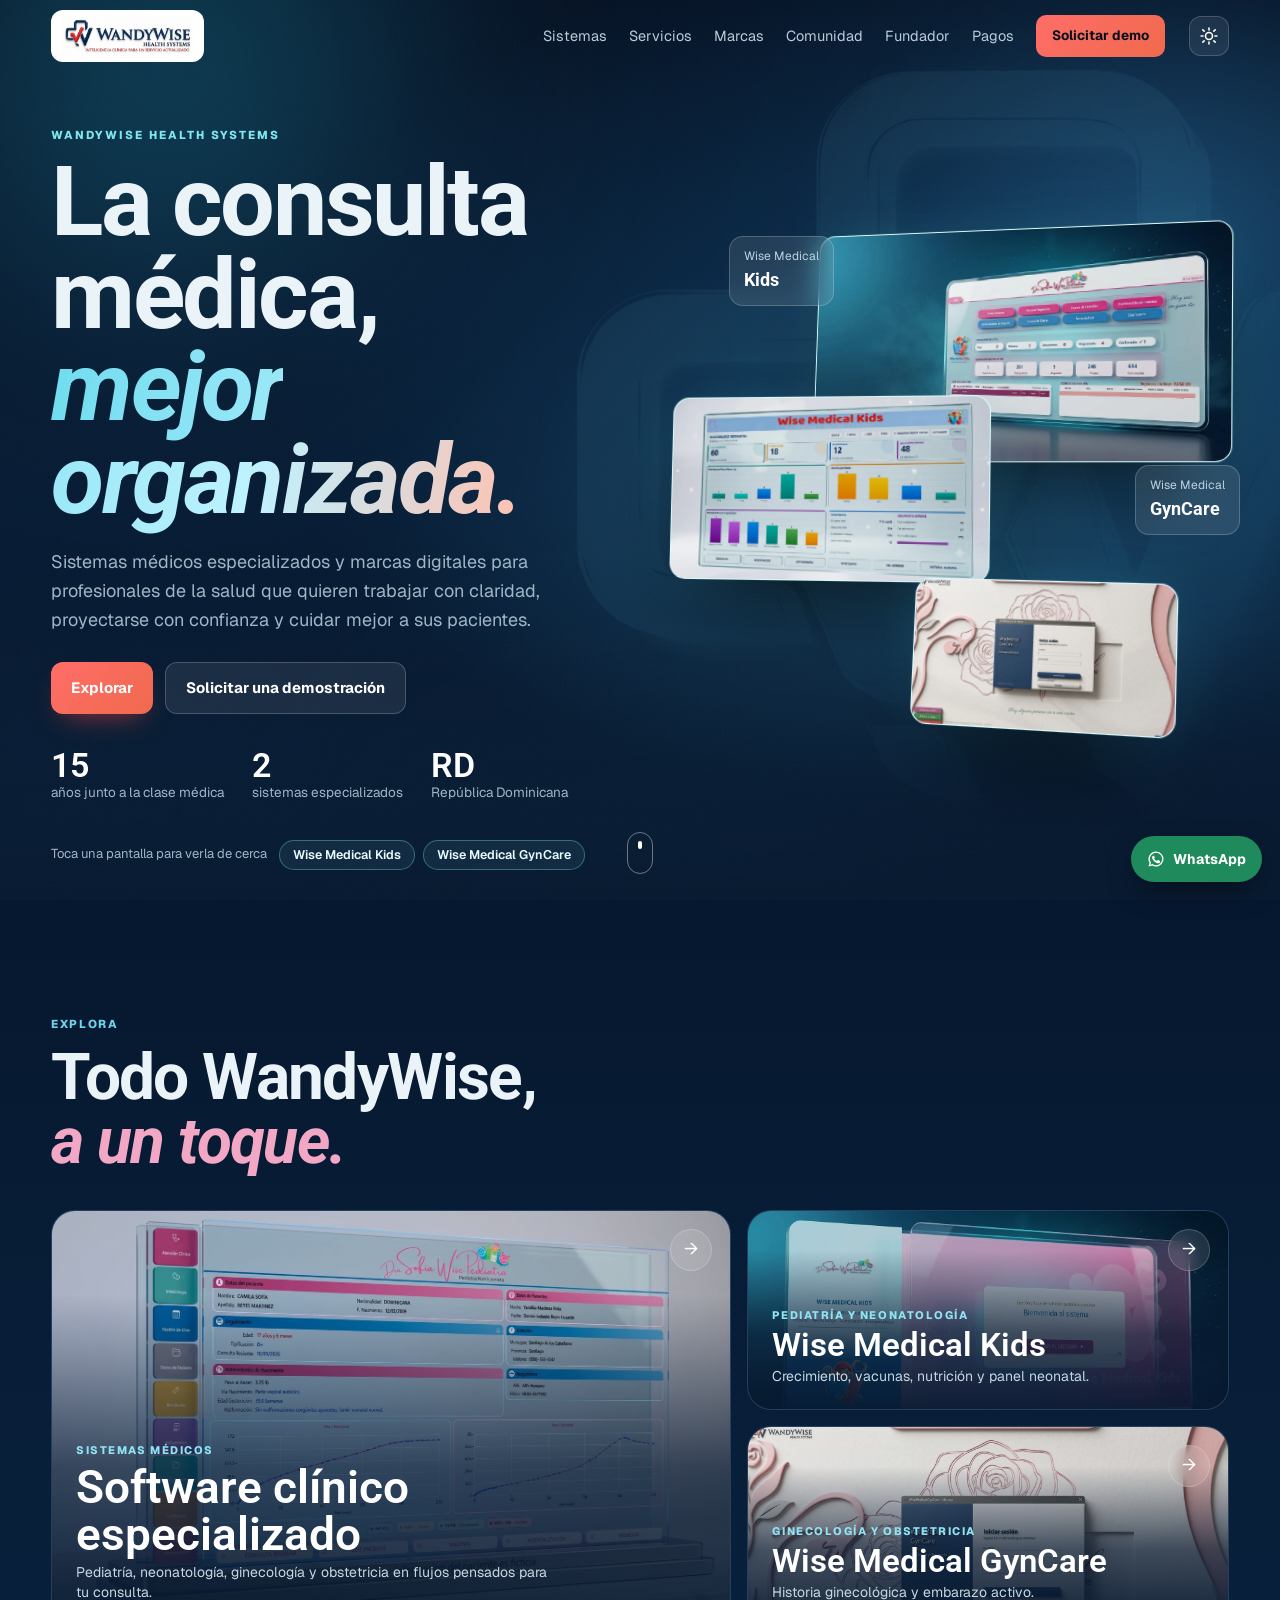
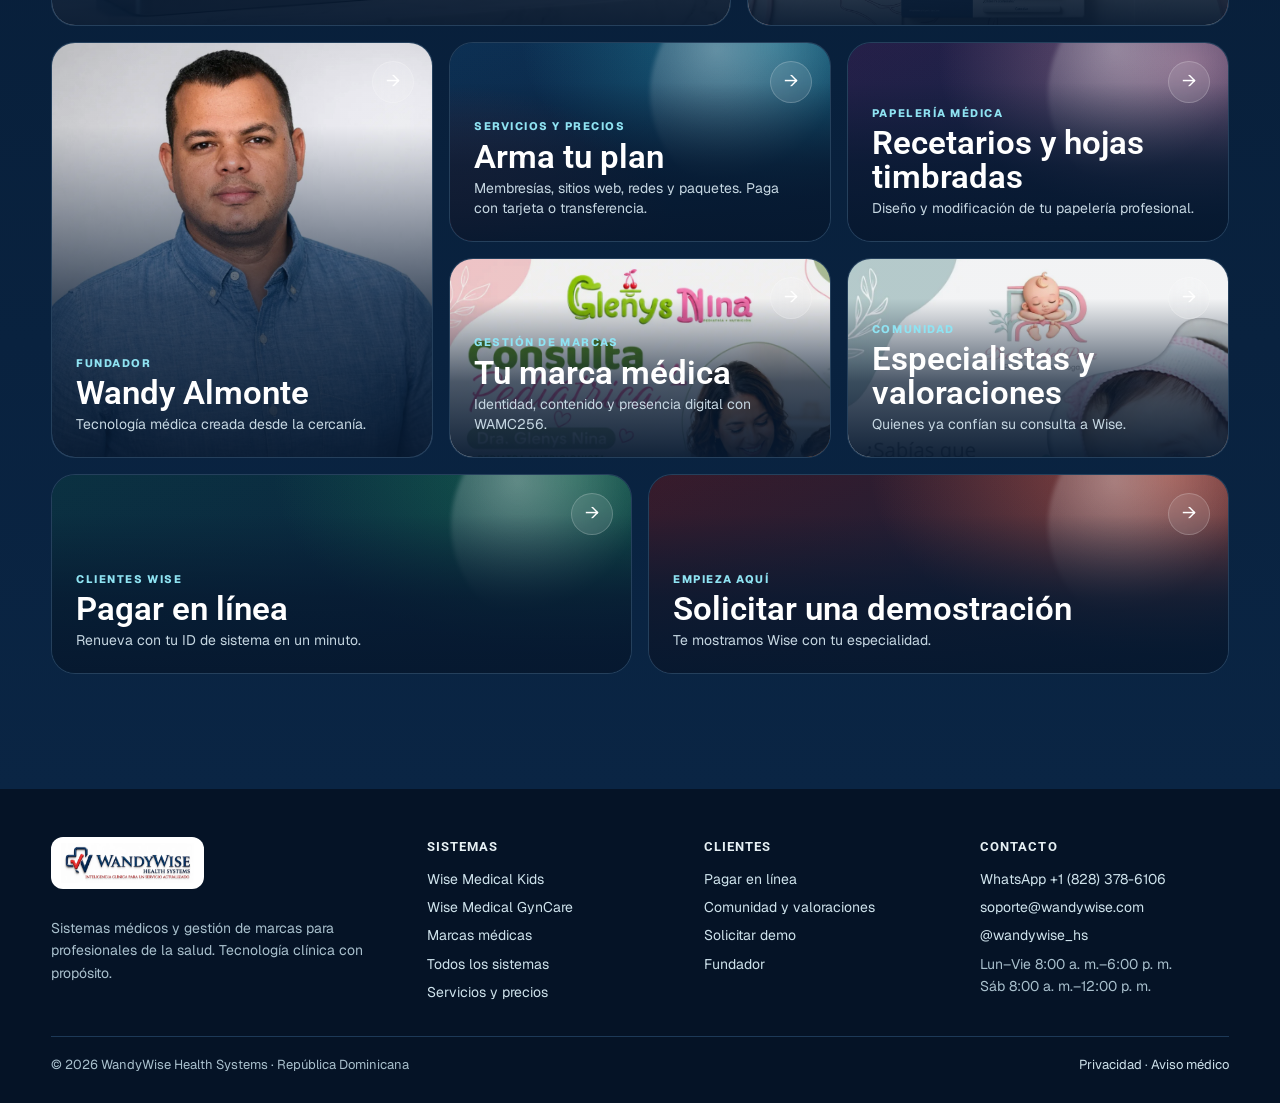
<file: index.html>
<!doctype html>
<html lang="es" data-theme="dark">
<head>
<meta charset="utf-8">
<script>try{var t=localStorage.getItem("wwhs_tema");if(t==="light"||t==="dark")document.documentElement.dataset.theme=t}catch(e){}</script>
<meta name="viewport" content="width=device-width, initial-scale=1, viewport-fit=cover">
<title>WandyWise Health Systems | Sistemas médicos especializados</title>
<meta name="description" content="Sistemas médicos especializados para pediatría, neonatología, ginecología y obstetricia, y gestión de marcas para médicos en República Dominicana.">
<link rel="canonical" href="https://wandywise.com/">
<meta property="og:type" content="website">
<meta property="og:title" content="WandyWise Health Systems | Sistemas médicos especializados">
<meta property="og:description" content="Sistemas médicos especializados para pediatría, neonatología, ginecología y obstetricia, y gestión de marcas para médicos en República Dominicana.">
<meta property="og:url" content="https://wandywise.com/">
<meta property="og:image" content="https://wandywise.com/img/og.jpg">
<meta name="theme-color" content="#06182f" id="meta-tema">
<meta name="view-transition" content="same-origin">
<link rel="icon" href="/img/favicon.png" type="image/png">
<link rel="apple-touch-icon" href="/img/apple-touch-icon.png">
<link rel="preconnect" href="https://fonts.googleapis.com">
<link rel="preconnect" href="https://fonts.gstatic.com" crossorigin>
<link rel="stylesheet" href="https://fonts.googleapis.com/css2?family=Geist:wght@300;400;500;600;700;800&family=Geist+Mono:wght@500&family=Roboto:ital,wght@0,400;0,500;0,700;1,500;1,700&display=swap">
<link rel="stylesheet" href="/assets/site.css?v=20261004">
<link rel="preload" as="image" href="/img/visor/kids-inicio.webp">
<script type="module" src="/assets/cover3d.js?v=20261004"></script>
<script type="application/json" id="visor-data">{"kids": {"eyebrow": "Wise Medical Kids", "titulo": "Pediatría, neonatología y nutrición infantil", "intro": "El sistema clínico de WandyWise para pediatras: todo el seguimiento del paciente conectado en un solo lugar.", "slides": [{"src": "/img/visor/kids-inicio.webp", "t": "Inicio del sistema", "d": "Pantalla principal con la identidad de la especialista: accesos a nuevo paciente, consultas, cobros, reclamaciones de seguros, farmacéuticas, chat interno y dashboard de recién nacidos, más los contadores de citas y pacientes del día.", "mock": true}, {"src": "/img/visor/kids-acceso.webp", "t": "Acceso personalizado", "d": "La pantalla de entrada lleva el logo, el nombre y los colores de cada especialista. Desde aquí se entra al sistema, se contacta a soporte y se activa la licencia.", "mock": true}, {"src": "/img/visor/kids-acceso-m.webp", "t": "Acceso con otra identidad", "d": "El mismo sistema adaptado a la imagen de otro especialista: cada consultorio tiene su propia portada.", "mock": true}, {"src": "/img/visor/kids-registro.webp", "t": "Registro de pacientes", "d": "Formulario de alta con datos del paciente, datos perinatales, padres o tutores y seguro médico (ARS), listo para la primera consulta.", "mock": true}, {"src": "/img/visor/kids-info.webp", "t": "Ficha del paciente", "d": "Datos del paciente y de los padres, seguimiento, antecedentes de nacimiento, aseguradora y gráficas de talla/edad y peso/edad con indicadores de IMC, en una sola vista.", "mock": true}, {"src": "/img/visor/kids-resumen.webp", "t": "Resumen histórico del paciente", "d": "Al abrir el expediente, un resumen muestra la última visita, el total de consultas, patrones recurrentes, alergias registradas y alertas como un descenso en los canales de crecimiento.", "mock": true}, {"src": "/img/visor/kids-curvas.webp", "t": "Curvas de crecimiento", "d": "Gráficas de talla y peso por edad con percentiles y desviaciones estándar. Se elige el estándar (OMS, CDC, Fenton, INTERGROWTH) y el sistema ubica cada medición del paciente."}, {"src": "/img/visor/kids-evaluacion.webp", "t": "Evaluación nutricional", "d": "Consulta nutricional con peso, talla, IMC y sus relaciones interpretadas automáticamente, antropometría avanzada (circunferencias y pliegues) e historial de mediciones."}, {"src": "/img/visor/kids-evolucion.webp", "t": "Evolución nutricional", "d": "Seguimiento visual del peso, la talla y el IMC entre consultas, con trayectoria de Z-scores y velocidad de crecimiento, exportable a PDF."}, {"src": "/img/visor/kids-plan.webp", "t": "Plan de alimentación", "d": "Genera un plan diario según calorías y macronutrientes objetivo, respetando las alergias del expediente. Es una propuesta: la especialista la revisa, ajusta y aprueba antes de imprimir."}, {"src": "/img/visor/kids-neonatal.webp", "t": "Dashboard neonatal", "d": "Estadísticas del módulo de recién nacidos por período: altas neonatales, ictericia significativa, pacientes en fototerapia y seguimientos EXPREMIE, con distribución del peso al nacer, ictericia por grado, referimientos por especialidad y promedios de bilirrubina y horas de fototerapia.", "mock": true}, {"src": "/img/visor/kids-vacunas.webp", "t": "Aplicación de vacunas", "d": "Se marcan las vacunas a aplicar, quién las aplica y la fecha. El historial muestra cada vacuna con la edad del paciente al aplicarla y la dosis, y se puede imprimir o registrar vacunas anteriores."}, {"src": "/img/visor/kids-labs.webp", "t": "Control de laboratorio", "d": "Registro histórico de resultados por panel, con unidades, valores de referencia y marcas de valores dentro o fuera de rango."}, {"src": "/img/visor/kids-tendencia.webp", "t": "Tendencia de resultados", "d": "Cada parámetro de laboratorio se puede graficar en el tiempo con su línea de tendencia y el rango normal de referencia."}, {"src": "/img/visor/kids-certificado.webp", "t": "Emisión de certificados", "d": "El certificado se arma con los datos del paciente y la vista previa muestra exactamente lo que se imprimirá."}, {"src": "/img/visor/doc-indicacion.webp", "t": "Indicación médica", "d": "Receta impresa con el membrete de la especialista: medicamento, presentación y forma de uso de cada indicación.", "doc": true}, {"src": "/img/visor/doc-laboratorio.webp", "t": "Indicación de laboratorios", "d": "Orden de análisis con los estudios marcados y espacio para la justificación clínica.", "doc": true}, {"src": "/img/visor/doc-certificado.webp", "t": "Certificado médico", "d": "Certificado con el diagnóstico, los datos del paciente, la fecha y el lugar de expedición.", "doc": true}, {"src": "/img/visor/doc-constancia.webp", "t": "Constancia médica", "d": "Constancia de acompañamiento o permanencia para el padre, la madre o el tutor, con el resumen clínico.", "doc": true}], "resumen": {"Funciones": ["Historia clínica pediátrica completa, desde el nacimiento hasta la adolescencia.", "Curvas de crecimiento OMS, CDC, Fenton e INTERGROWTH.", "Consulta y evaluación nutricional con antropometría avanzada.", "Indicaciones, laboratorios, certificados y constancias impresos con tu membrete.", "Control de laboratorios con valores de referencia y gráficas de tendencia.", "Registro de vacunas con historial por edad y dosis.", "Agenda, cobros y reclamaciones de seguros."], "Novedades": ["Resumen histórico al abrir el expediente, con alertas de alergias y de crecimiento.", "Plan de alimentación automático que respeta las alergias y la especialista aprueba.", "Evolución nutricional con Z-scores y velocidad de crecimiento.", "Dashboard neonatal: altas, ictericia, fototerapia y seguimiento EXPREMIE.", "Chat interno con la secretaría."], "Comodidades": ["El sistema lleva tu logo, tus colores y tu nombre.", "Inicio con los contadores de citas y pacientes del día.", "Cálculos e interpretaciones automáticas: menos tiempo escribiendo.", "Documentos listos para imprimir desde la misma consulta."], "Seguridad": ["Acceso con usuario y contraseña.", "Licencia activada por equipo con código de activación.", "La información clínica se guarda en la base de datos de tu consultorio.", "Alertas visibles de alergias para prevenir errores de indicación."]}, "link": ["/wise-medical-kids/", "Conocer Wise Medical Kids"], "tema": "kids"}, "gyn": {"eyebrow": "Wise Medical GynCare", "titulo": "Ginecología y obstetricia", "intro": "La historia ginecológica y el seguimiento del embarazo, claros y ordenados para cada consulta.", "slides": [{"src": "/img/visor/gyn-login.webp", "t": "Acceso a GynCare", "d": "Pantalla de entrada con la identidad de GynCare: cada persona inicia sesión con su usuario y contraseña, y la licencia se activa desde aquí.", "mock": true}, {"src": "/img/visor/gyn-inicio.webp", "t": "Inicio de GynCare", "d": "Panel del día: pacientes, consultas, embarazos activos y partos; citas de hoy, mañana y la semana; control de citas de 30 días, chat con secretaría y consultas recientes con su estado de cobro."}, {"src": "/img/visor/gyn-cita.webp", "t": "Nueva cita", "d": "Agenda rápida: se busca a la paciente, se elige fecha y hora, el motivo y el estado de la cita."}, {"src": "/img/visor/gyn-registro.webp", "t": "Registro de pacientes", "d": "Alta de la paciente organizada por pestañas: datos generales, antecedentes ginecológicos, obstétricos y generales, contacto de emergencia y seguro médico."}, {"src": "/img/visor/gyn-info.webp", "t": "Ficha de la paciente", "d": "Datos generales, contacto y contacto de emergencia, junto a las alertas clínicas, el embarazo activo (FUR y FPP), alergias, medicación y antecedentes siempre visibles."}, {"src": "/img/visor/gyn-prenatal.webp", "t": "Control prenatal", "d": "Cada control registra síntomas, signos vitales, evaluación obstétrica (altura uterina, FCF, movimientos fetales, presentación), estudios, diagnóstico y plan, con el historial de controles por semana y riesgo."}, {"src": "/img/visor/gyn-labs.webp", "t": "Laboratorios", "d": "Resultados por panel con valor, unidad, rango de referencia y estado (normal o fuera de rango), observaciones, historial de resultados anteriores y gráfica de tendencia."}, {"src": "/img/visor/gyn-receta.webp", "t": "Indicación médica", "d": "Receta impresa con el membrete de la especialista: medicamentos, forma de uso y notas para la paciente.", "doc": true}, {"src": "/img/visor/gyn-acceso.webp", "t": "Acceso de usuarios", "d": "Cada persona entra con su usuario y contraseña antes de ver la información clínica."}], "resumen": {"Funciones": ["Historia ginecológica y obstétrica completa.", "Control prenatal por semana con evaluación obstétrica y signos vitales.", "Alergias, medicación y antecedentes siempre visibles en la ficha.", "Consultas, indicaciones y estudios en el mismo expediente.", "Agenda de citas, cobros y reclamaciones a ARS."], "Novedades": ["Panel de inicio con embarazos activos, partos y citas de la semana.", "Historial de controles prenatales con semana y nivel de riesgo.", "Chat interno con la secretaría."], "Comodidades": ["Todo en una sola ficha organizada por pestañas.", "FUR, FPP y semanas de embarazo a la vista.", "Citas nuevas en segundos, con búsqueda de la paciente."], "Seguridad": ["Acceso con usuario y contraseña.", "Licencia activada por equipo con código de activación.", "La información clínica se guarda en la base de datos de tu consultorio.", "Alertas clínicas y de alergias en cada consulta."]}, "link": ["/wise-medical-gyncare/", "Conocer Wise Medical GynCare"], "tema": "gyn"}}</script>
<script src="/assets/visor.js?v=20261004" defer></script>
</head>
<body class="is-cover">
<div class="strip"><div class="wrap">
  <div><span>República Dominicana · Demostraciones por WhatsApp</span></div>
  <div><span class="hide-s"><a href="https://www.instagram.com/wandywise_hs/" target="_blank" rel="noopener">IG @wandywise_hs</a></span><span class="hide-s"><a href="https://www.instagram.com/wamc.gestion_medica/" target="_blank" rel="noopener">IG @wamc.gestion_medica</a></span><span><a href="tel:+18283786106">+1 (828) 378-6106</a></span><span class="hide-s"><a href="mailto:soporte@wandywise.com">soporte@wandywise.com</a></span></div>
</div></div>
<header class="top" id="top"><div class="wrap">
  <a class="logo" href="/" aria-label="WandyWise Health Systems, inicio"><img src="/img/marca/wandywise.webp" alt="WandyWise Health Systems" width="900" height="271"></a>
  <div class="top-acc"><button class="theme-btn" type="button" aria-label="Cambiar a tema claro" title="Cambiar tema"><svg class="i-sun" viewBox="0 0 24 24" aria-hidden="true"><circle cx="12" cy="12" r="4.2"/><path d="M12 2.5v2.3M12 19.2v2.3M4.6 4.6l1.6 1.6M17.8 17.8l1.6 1.6M2.5 12h2.3M19.2 12h2.3M4.6 19.4l1.6-1.6M17.8 6.2l1.6-1.6"/></svg><svg class="i-moon" viewBox="0 0 24 24" aria-hidden="true"><path d="M20.5 14.2A8.5 8.5 0 0 1 9.8 3.5a8.5 8.5 0 1 0 10.7 10.7z"/></svg></button>
  <button class="menu-btn" aria-expanded="false" aria-controls="nav">Menú</button></div>
  <nav class="nav" id="nav" aria-label="Principal"><a href="/" class="to-cover">Portada</a><a href="/sistemas/">Sistemas</a><a href="/servicios/">Servicios</a><a href="/marcas/">Marcas</a><a href="/comunidad/">Comunidad</a><a href="/wandy-almonte/">Fundador</a><a href="https://pagos.wandywise.com">Pagos</a><a class="btn-demo" href="/demo/">Solicitar demo</a></nav>
</div></header>
<main>

<section class="cover" id="portada">
  <div class="cover-bg" aria-hidden="true">
    <div class="aurora"><i></i><i></i><i></i></div>
    <div class="cover-mono"></div>
    <div class="cover-fog"></div>
    <div class="grain"></div>
  </div>
  <canvas class="cover-gl" aria-hidden="true"></canvas>
  <div class="wrap cover-in">
    <div class="cover-txt reveal">
      <p class="eyebrow">WandyWise Health Systems</p>
      <h1>La consulta médica, <em>mejor organizada.</em></h1>
      <p class="lede">Sistemas médicos especializados y marcas digitales para profesionales de la salud que quieren trabajar con claridad, proyectarse con confianza y cuidar mejor a sus pacientes.</p>
      <div class="btns"><a class="btn primary" href="#explorar">Explorar</a><a class="btn glass" href="/demo/">Solicitar una demostración</a></div>
      <ul class="cover-facts"><li><b>15</b> años junto a la clase médica</li><li><b>2</b> sistemas especializados</li><li><b>RD</b> República Dominicana</li></ul>
    </div>
    <div class="cover-art" data-parallax>
      <button type="button" class="s1" data-visor="kids" data-slide="kids-inicio" aria-label="Ampliar: inicio de Wise Medical Kids"><img src="/img/visor/kids-inicio.webp" alt="" width="1376" height="768" fetchpriority="high"></button>
      <button type="button" class="s2" data-visor="kids" data-slide="kids-neonatal" aria-label="Ampliar: dashboard neonatal de Wise Medical Kids"><img src="/img/visor/kids-neonatal.webp" alt="" width="1600" height="893"></button>
      <button type="button" class="s3" data-visor="gyn" data-slide="gyn-login" aria-label="Ampliar: acceso de Wise Medical GynCare"><img src="/img/visor/gyn-login.webp" alt="" width="1600" height="872"></button>
      <div class="chip c1" aria-hidden="true"><span>Wise Medical</span><b>Kids</b></div>
      <div class="chip c2" aria-hidden="true"><span>Wise Medical</span><b>GynCare</b></div>
    </div>
  </div>
  <div class="cover-ver" role="group" aria-label="Ver los sistemas">
      <span>Toca una pantalla para verla de cerca</span>
      <button type="button" data-visor="kids" data-slide="kids-inicio">Wise Medical Kids</button>
      <button type="button" data-visor="gyn" data-slide="gyn-login">Wise Medical GynCare</button>
    </div>
  <a class="scroll-cue" href="#explorar" aria-label="Explorar las secciones"><span></span></a>
</section>
<section class="explore" id="explorar">
  <div class="wrap">
    <div class="ex-head reveal-on"><p class="eyebrow">Explora</p><h2>Todo WandyWise, <em>a un toque.</em></h2></div>
    <nav class="bento" aria-label="Secciones del sitio"><a class="tile t-a" href="/sistemas/" style="--d:0ms">
      <span class="bg"><img src="/img/visor/kids-info.webp" alt="" loading="eager"></span>
      <span class="tx"><span class="eb">Sistemas médicos</span><strong>Software clínico especializado</strong><span class="ds">Pediatría, neonatología, ginecología y obstetricia en flujos pensados para tu consulta.</span></span>
      <span class="go" aria-hidden="true">→</span></a><a class="tile t-b" href="/wise-medical-kids/" style="--d:60ms">
      <span class="bg"><img src="/img/visor/kids-acceso.webp" alt="" loading="eager"></span>
      <span class="tx"><span class="eb">Pediatría y neonatología</span><strong>Wise Medical Kids</strong><span class="ds">Crecimiento, vacunas, nutrición y panel neonatal.</span></span>
      <span class="go" aria-hidden="true">→</span></a><a class="tile t-c" href="/wise-medical-gyncare/" style="--d:120ms">
      <span class="bg"><img src="/img/visor/gyn-login.webp" alt="" loading="eager"></span>
      <span class="tx"><span class="eb">Ginecología y obstetricia</span><strong>Wise Medical GynCare</strong><span class="ds">Historia ginecológica y embarazo activo.</span></span>
      <span class="go" aria-hidden="true">→</span></a><a class="tile t-d noimg" href="/servicios/" style="--d:180ms">
      <span class="bg"><span class="orb" aria-hidden="true"></span></span>
      <span class="tx"><span class="eb">Servicios y precios</span><strong>Arma tu plan</strong><span class="ds">Membresías, sitios web, redes y paquetes. Paga con tarjeta o transferencia.</span></span>
      <span class="go" aria-hidden="true">→</span></a><a class="tile t-e noimg" href="/servicios/#papeleria" style="--d:240ms">
      <span class="bg"><span class="orb" aria-hidden="true"></span></span>
      <span class="tx"><span class="eb">Papelería médica</span><strong>Recetarios y hojas timbradas</strong><span class="ds">Diseño y modificación de tu papelería profesional.</span></span>
      <span class="go" aria-hidden="true">→</span></a><a class="tile t-f" href="/marcas/" style="--d:300ms">
      <span class="bg"><img src="/img/posts/glenys.webp" alt="" loading="lazy"></span>
      <span class="tx"><span class="eb">Gestión de marcas</span><strong>Tu marca médica</strong><span class="ds">Identidad, contenido y presencia digital con WAMC256.</span></span>
      <span class="go" aria-hidden="true">→</span></a><a class="tile t-g" href="/comunidad/" style="--d:360ms">
      <span class="bg"><img src="/img/posts/rachel.webp" alt="" loading="lazy"></span>
      <span class="tx"><span class="eb">Comunidad</span><strong>Especialistas y valoraciones</strong><span class="ds">Quienes ya confían su consulta a Wise.</span></span>
      <span class="go" aria-hidden="true">→</span></a><a class="tile t-h" href="/wandy-almonte/" style="--d:420ms">
      <span class="bg"><img src="/img/marca/wandy-almonte.webp" alt="" loading="lazy"></span>
      <span class="tx"><span class="eb">Fundador</span><strong>Wandy Almonte</strong><span class="ds">Tecnología médica creada desde la cercanía.</span></span>
      <span class="go" aria-hidden="true">→</span></a><a class="tile t-i noimg" href="https://pagos.wandywise.com" style="--d:480ms">
      <span class="bg"><span class="orb" aria-hidden="true"></span></span>
      <span class="tx"><span class="eb">Clientes Wise</span><strong>Pagar en línea</strong><span class="ds">Renueva con tu ID de sistema en un minuto.</span></span>
      <span class="go" aria-hidden="true">→</span></a><a class="tile t-j noimg" href="/demo/" style="--d:540ms">
      <span class="bg"><span class="orb" aria-hidden="true"></span></span>
      <span class="tx"><span class="eb">Empieza aquí</span><strong>Solicitar una demostración</strong><span class="ds">Te mostramos Wise con tu especialidad.</span></span>
      <span class="go" aria-hidden="true">→</span></a></nav>
  </div>
</section>
</main>
<footer class="foot"><div class="wrap">
  <div class="grid">
    <div>
      <a class="logo" href="/"><img src="/img/marca/wandywise.webp" alt="WandyWise Health Systems" width="900" height="271"></a>
      <p>Sistemas médicos y gestión de marcas para profesionales de la salud. Tecnología clínica con propósito.</p>
    </div>
    <div><h4>Sistemas</h4><ul>
      <li><a href="/wise-medical-kids/">Wise Medical Kids</a></li>
      <li><a href="/wise-medical-gyncare/">Wise Medical GynCare</a></li>
      <li><a href="/marcas/">Marcas médicas</a></li>
      <li><a href="/sistemas/">Todos los sistemas</a></li>
      <li><a href="/servicios/">Servicios y precios</a></li>
    </ul></div>
    <div><h4>Clientes</h4><ul>
      <li><a href="https://pagos.wandywise.com">Pagar en línea</a></li>
      <li><a href="/comunidad/">Comunidad y valoraciones</a></li>
      <li><a href="/demo/">Solicitar demo</a></li>
      <li><a href="/wandy-almonte/">Fundador</a></li>
    </ul></div>
    <div><h4>Contacto</h4><ul>
      <li><a href="https://wa.me/18283786106?text=Hola%2C%20WandyWise%20Health%20Systems." target="_blank" rel="noopener">WhatsApp +1 (828) 378-6106</a></li>
      <li><a href="mailto:soporte@wandywise.com">soporte@wandywise.com</a></li>
      <li><a href="https://www.instagram.com/wandywise_hs/" target="_blank" rel="noopener">@wandywise_hs</a></li>
      <li>Lun–Vie 8:00 a. m.–6:00 p. m.<br>Sáb 8:00 a. m.–12:00 p. m.</li>
    </ul></div>
  </div>
  <div class="legalrow"><span>© <span id="year">2026</span> WandyWise Health Systems · República Dominicana <span class="visits" hidden>· <b id="visitas">—</b> visitas</span></span><span><a href="/privacidad/">Privacidad</a> · <a href="/aviso-medico/">Aviso médico</a></span></div>
</div></footer>
<a class="wa-float" href="https://wa.me/18283786106?text=Hola%2C%20WandyWise%20Health%20Systems.%20Deseo%20informaci%C3%B3n." target="_blank" rel="noopener" aria-label="Escríbenos por WhatsApp"><svg viewBox="0 0 24 24" aria-hidden="true" fill="currentColor"><path d="M12 2a10 10 0 0 0-8.6 15.1L2 22l5-1.3A10 10 0 1 0 12 2Zm0 18.2a8.2 8.2 0 0 1-4.2-1.2l-.3-.2-3 .8.8-2.9-.2-.3A8.2 8.2 0 1 1 12 20.2Zm4.5-6.1c-.2-.1-1.5-.7-1.7-.8s-.4-.1-.6.1-.7.8-.8 1-.3.2-.5.1a6.7 6.7 0 0 1-3.3-2.9c-.3-.4.2-.4.7-1.3a.4.4 0 0 0 0-.4l-.8-1.8c-.2-.5-.4-.4-.6-.4h-.5a1 1 0 0 0-.7.3 3 3 0 0 0-.9 2.2 5.2 5.2 0 0 0 1.1 2.7 11.8 11.8 0 0 0 4.5 4 5.2 5.2 0 0 0 3.2.7 2.7 2.7 0 0 0 1.8-1.3 2.2 2.2 0 0 0 .2-1.3c-.1-.1-.3-.2-.5-.3Z"/></svg><span>WhatsApp</span></a>
<script src="/assets/site.js?v=20261004" defer></script>
</body>
</html>
</file>
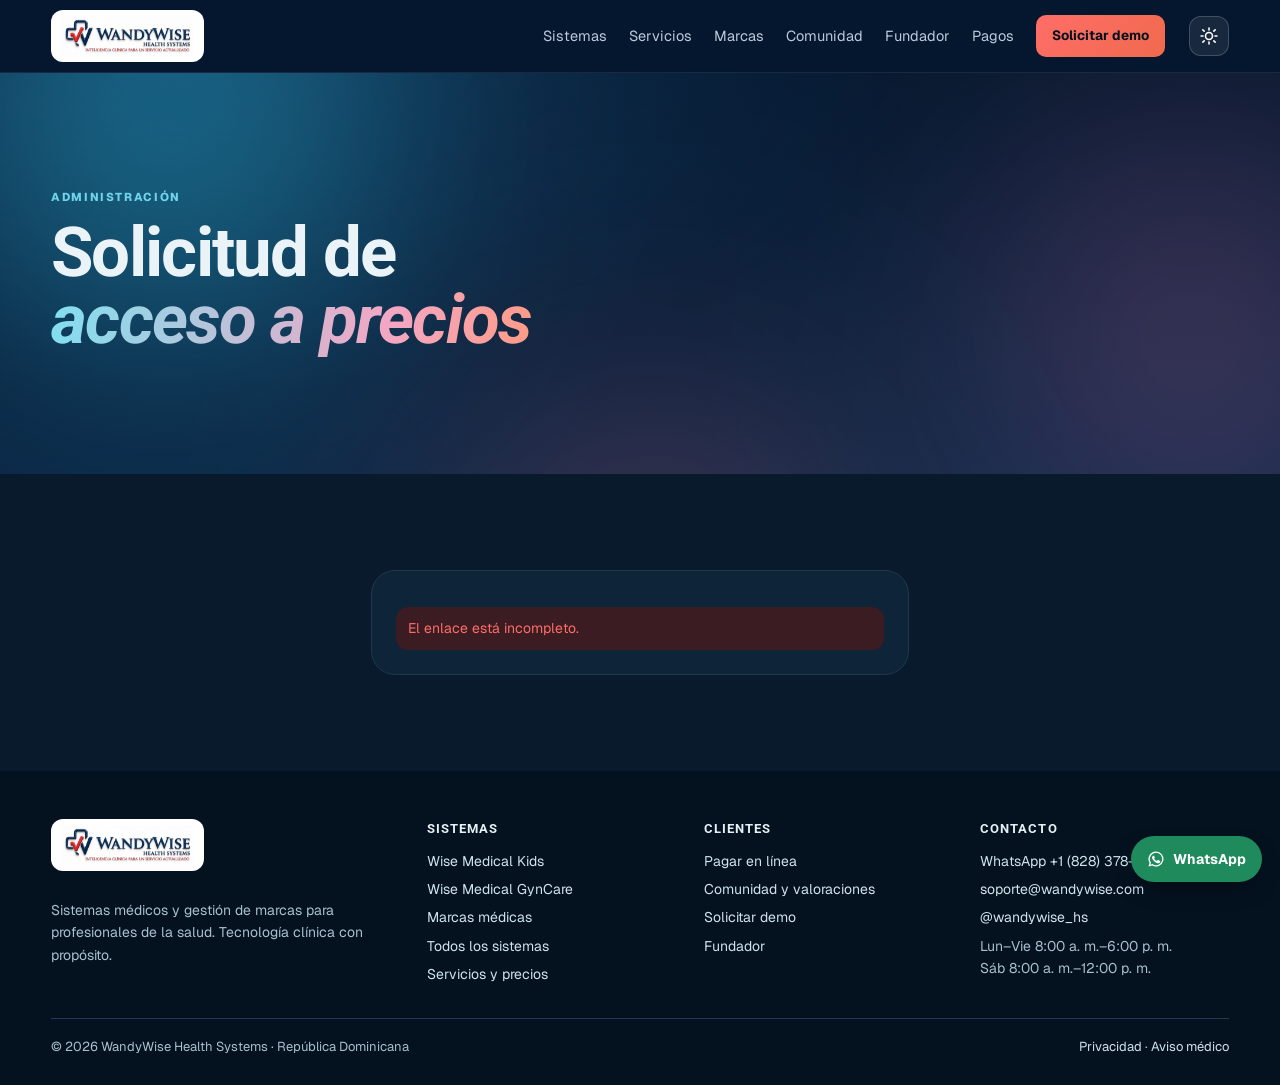
<file: aprobar/index.html>
<!doctype html>
<html lang="es" data-theme="dark">
<head>
<meta charset="utf-8">
<script>try{var t=localStorage.getItem("wwhs_tema");if(t==="light"||t==="dark")document.documentElement.dataset.theme=t}catch(e){}</script>
<meta name="viewport" content="width=device-width, initial-scale=1, viewport-fit=cover">
<title>Solicitud de acceso | WandyWise</title>
<meta name="description" content="Administración de solicitudes de acceso a precios.">
<link rel="canonical" href="https://wandywise.com/aprobar/">
<meta property="og:type" content="website">
<meta property="og:title" content="Solicitud de acceso | WandyWise">
<meta property="og:description" content="Administración de solicitudes de acceso a precios.">
<meta property="og:url" content="https://wandywise.com/aprobar/">
<meta property="og:image" content="https://wandywise.com/img/og.jpg">
<meta name="theme-color" content="#06182f" id="meta-tema">
<meta name="view-transition" content="same-origin">
<link rel="icon" href="/img/favicon.png" type="image/png">
<link rel="apple-touch-icon" href="/img/apple-touch-icon.png">
<link rel="preconnect" href="https://fonts.googleapis.com">
<link rel="preconnect" href="https://fonts.gstatic.com" crossorigin>
<link rel="stylesheet" href="https://fonts.googleapis.com/css2?family=Geist:wght@300;400;500;600;700;800&family=Geist+Mono:wght@500&family=Roboto:ital,wght@0,400;0,500;0,700;1,500;1,700&display=swap">
<link rel="stylesheet" href="/assets/site.css?v=20261004">
<meta name="robots" content="noindex, nofollow">
<meta name="referrer" content="no-referrer">
</head>
<body class="">
<div class="strip"><div class="wrap">
  <div><span>República Dominicana · Demostraciones por WhatsApp</span></div>
  <div><span class="hide-s"><a href="https://www.instagram.com/wandywise_hs/" target="_blank" rel="noopener">IG @wandywise_hs</a></span><span class="hide-s"><a href="https://www.instagram.com/wamc.gestion_medica/" target="_blank" rel="noopener">IG @wamc.gestion_medica</a></span><span><a href="tel:+18283786106">+1 (828) 378-6106</a></span><span class="hide-s"><a href="mailto:soporte@wandywise.com">soporte@wandywise.com</a></span></div>
</div></div>
<header class="top" id="top"><div class="wrap">
  <a class="logo" href="/" aria-label="WandyWise Health Systems, inicio"><img src="/img/marca/wandywise.webp" alt="WandyWise Health Systems" width="900" height="271"></a>
  <div class="top-acc"><button class="theme-btn" type="button" aria-label="Cambiar a tema claro" title="Cambiar tema"><svg class="i-sun" viewBox="0 0 24 24" aria-hidden="true"><circle cx="12" cy="12" r="4.2"/><path d="M12 2.5v2.3M12 19.2v2.3M4.6 4.6l1.6 1.6M17.8 17.8l1.6 1.6M2.5 12h2.3M19.2 12h2.3M4.6 19.4l1.6-1.6M17.8 6.2l1.6-1.6"/></svg><svg class="i-moon" viewBox="0 0 24 24" aria-hidden="true"><path d="M20.5 14.2A8.5 8.5 0 0 1 9.8 3.5a8.5 8.5 0 1 0 10.7 10.7z"/></svg></button>
  <button class="menu-btn" aria-expanded="false" aria-controls="nav">Menú</button></div>
  <nav class="nav" id="nav" aria-label="Principal"><a href="/" class="to-cover">Portada</a><a href="/sistemas/">Sistemas</a><a href="/servicios/">Servicios</a><a href="/marcas/">Marcas</a><a href="/comunidad/">Comunidad</a><a href="/wandy-almonte/">Fundador</a><a href="https://pagos.wandywise.com">Pagos</a><a class="btn-demo" href="/demo/">Solicitar demo</a></nav>
</div></header>
<main>
<section class="page-hero dark"><div class="aurora" aria-hidden="true"><i></i><i></i><i></i></div><div class="wrap">
  <div class="reveal" style="max-width:780px"><p class="eyebrow">Administración</p><h1>Solicitud de <em>acceso a precios</em></h1></div>
</div></section>
<section class="block"><div class="wrap" style="max-width:640px">
  <div class="panel apr" id="apr"><p class="sub">Cargando la solicitud…</p></div>
</div></section>
<script>
(() => {
const API = "https://okrfxnhwpdkumaqovfrs.supabase.co/functions/v1/sitio-publico";
const q = new URLSearchParams(location.search), id = q.get("id"), t = q.get("t"), d0 = q.get("d") === "rechazar" ? "rechazar" : "aprobar";
const box = document.getElementById("apr");
const esc = s => String(s ?? "").replace(/[&<>"]/g, c => ({"&":"&amp;","<":"&lt;",">":"&gt;",'"':"&quot;"})[c]);
const f = v => v ? new Date(v).toLocaleString("es-DO", { dateStyle: "medium", timeStyle: "short" }) : "—";
async function api(accion, datos) {
  const r = await fetch(API, { method: "POST", headers: { "Content-Type": "application/json" }, body: JSON.stringify({ accion, id, t, ...datos }) });
  const j = await r.json().catch(() => ({})); if (!r.ok) throw new Error(j.error || "No se pudo completar."); return j;
}
const ESTADOS = { solicitado: "En espera de tu decisión", aprobado: "Aprobada", rechazado: "Rechazada", pendiente: "Sin verificar" };
function pintar(s, nota) {
  const fila = (k, v) => `<div class="kv2"><span>${k}</span><b>${esc(v)}</b></div>`;
  box.innerHTML = `${nota ? `<div class="fmsg ok" style="margin-bottom:16px">${nota}</div>` : ""}
    <h3 style="margin:0 0 12px">${esc(s.nombre)} ${esc(s.apellido)}</h3>
    ${fila("Especialidad", s.especialidad)}${fila("Teléfono", s.telefono)}${fila("Correo", s.email)}
    ${fila("Solicitó", f(s.solicitado_at))}${fila("Estado", ESTADOS[s.estado] || s.estado)}
    ${s.decidido_at ? fila("Decidida", f(s.decidido_at) + (s.decidido_via ? " · " + s.decidido_via : "")) : ""}
    <div class="btns" style="margin-top:22px">
      ${s.estado !== "aprobado" ? `<button class="btn primary" data-d="aprobar">${s.estado === "rechazado" ? "Aprobar de todos modos" : "Aprobar acceso"}</button>` : `<button class="btn ghost" data-d="aprobar">Reenviar acceso</button>`}
      ${s.estado !== "rechazado" ? `<button class="btn ghost" data-d="rechazar">Rechazar</button>` : ""}
    </div>
    <p class="hint" style="margin-top:14px">Al aprobar, la persona recibe el enlace a los precios por correo y SMS. Nada se aplica hasta que pulses un botón.</p>`;
  const pref = box.querySelector(`[data-d="${d0}"]`); if (pref && s.estado === "solicitado") pref.focus();
}
box.addEventListener("click", async e => {
  const b = e.target.closest("button[data-d]"); if (!b) return;
  const d = b.dataset.d;
  if (d === "rechazar" && !confirm("¿Rechazar esta solicitud?")) return;
  box.querySelectorAll("button").forEach(x => x.disabled = true); b.textContent = "Procesando…";
  try {
    const r = await api("precios_decidir", { d });
    const v = await api("precios_ver", {});
    const nota = d === "rechazar" ? "Solicitud rechazada." :
      "Acceso aprobado. " + (/correo: ok/.test(r.aviso) ? "Correo enviado. " : "El correo no se pudo enviar. ") + (/sms: ok/.test(r.aviso) ? "SMS enviado." : "El SMS no se pudo enviar.");
    pintar(v.solicitud, nota);
  } catch (err) { box.insertAdjacentHTML("afterbegin", `<div class="fmsg err" style="margin-bottom:16px">${esc(err.message)}</div>`); box.querySelectorAll("button").forEach(x => x.disabled = false); }
});
if (!id || !t) box.innerHTML = `<div class="fmsg err">El enlace está incompleto.</div>`;
else api("precios_ver", {}).then(r => pintar(r.solicitud)).catch(e => box.innerHTML = `<div class="fmsg err">${esc(e.message)}</div>`);
})();
</script>
</main>
<footer class="foot"><div class="wrap">
  <div class="grid">
    <div>
      <a class="logo" href="/"><img src="/img/marca/wandywise.webp" alt="WandyWise Health Systems" width="900" height="271"></a>
      <p>Sistemas médicos y gestión de marcas para profesionales de la salud. Tecnología clínica con propósito.</p>
    </div>
    <div><h4>Sistemas</h4><ul>
      <li><a href="/wise-medical-kids/">Wise Medical Kids</a></li>
      <li><a href="/wise-medical-gyncare/">Wise Medical GynCare</a></li>
      <li><a href="/marcas/">Marcas médicas</a></li>
      <li><a href="/sistemas/">Todos los sistemas</a></li>
      <li><a href="/servicios/">Servicios y precios</a></li>
    </ul></div>
    <div><h4>Clientes</h4><ul>
      <li><a href="https://pagos.wandywise.com">Pagar en línea</a></li>
      <li><a href="/comunidad/">Comunidad y valoraciones</a></li>
      <li><a href="/demo/">Solicitar demo</a></li>
      <li><a href="/wandy-almonte/">Fundador</a></li>
    </ul></div>
    <div><h4>Contacto</h4><ul>
      <li><a href="https://wa.me/18283786106?text=Hola%2C%20WandyWise%20Health%20Systems." target="_blank" rel="noopener">WhatsApp +1 (828) 378-6106</a></li>
      <li><a href="mailto:soporte@wandywise.com">soporte@wandywise.com</a></li>
      <li><a href="https://www.instagram.com/wandywise_hs/" target="_blank" rel="noopener">@wandywise_hs</a></li>
      <li>Lun–Vie 8:00 a. m.–6:00 p. m.<br>Sáb 8:00 a. m.–12:00 p. m.</li>
    </ul></div>
  </div>
  <div class="legalrow"><span>© <span id="year">2026</span> WandyWise Health Systems · República Dominicana <span class="visits" hidden>· <b id="visitas">—</b> visitas</span></span><span><a href="/privacidad/">Privacidad</a> · <a href="/aviso-medico/">Aviso médico</a></span></div>
</div></footer>
<a class="wa-float" href="https://wa.me/18283786106?text=Hola%2C%20WandyWise%20Health%20Systems.%20Deseo%20informaci%C3%B3n." target="_blank" rel="noopener" aria-label="Escríbenos por WhatsApp"><svg viewBox="0 0 24 24" aria-hidden="true" fill="currentColor"><path d="M12 2a10 10 0 0 0-8.6 15.1L2 22l5-1.3A10 10 0 1 0 12 2Zm0 18.2a8.2 8.2 0 0 1-4.2-1.2l-.3-.2-3 .8.8-2.9-.2-.3A8.2 8.2 0 1 1 12 20.2Zm4.5-6.1c-.2-.1-1.5-.7-1.7-.8s-.4-.1-.6.1-.7.8-.8 1-.3.2-.5.1a6.7 6.7 0 0 1-3.3-2.9c-.3-.4.2-.4.7-1.3a.4.4 0 0 0 0-.4l-.8-1.8c-.2-.5-.4-.4-.6-.4h-.5a1 1 0 0 0-.7.3 3 3 0 0 0-.9 2.2 5.2 5.2 0 0 0 1.1 2.7 11.8 11.8 0 0 0 4.5 4 5.2 5.2 0 0 0 3.2.7 2.7 2.7 0 0 0 1.8-1.3 2.2 2.2 0 0 0 .2-1.3c-.1-.1-.3-.2-.5-.3Z"/></svg><span>WhatsApp</span></a>
<script src="/assets/site.js?v=20261004" defer></script>
</body>
</html>
</file>
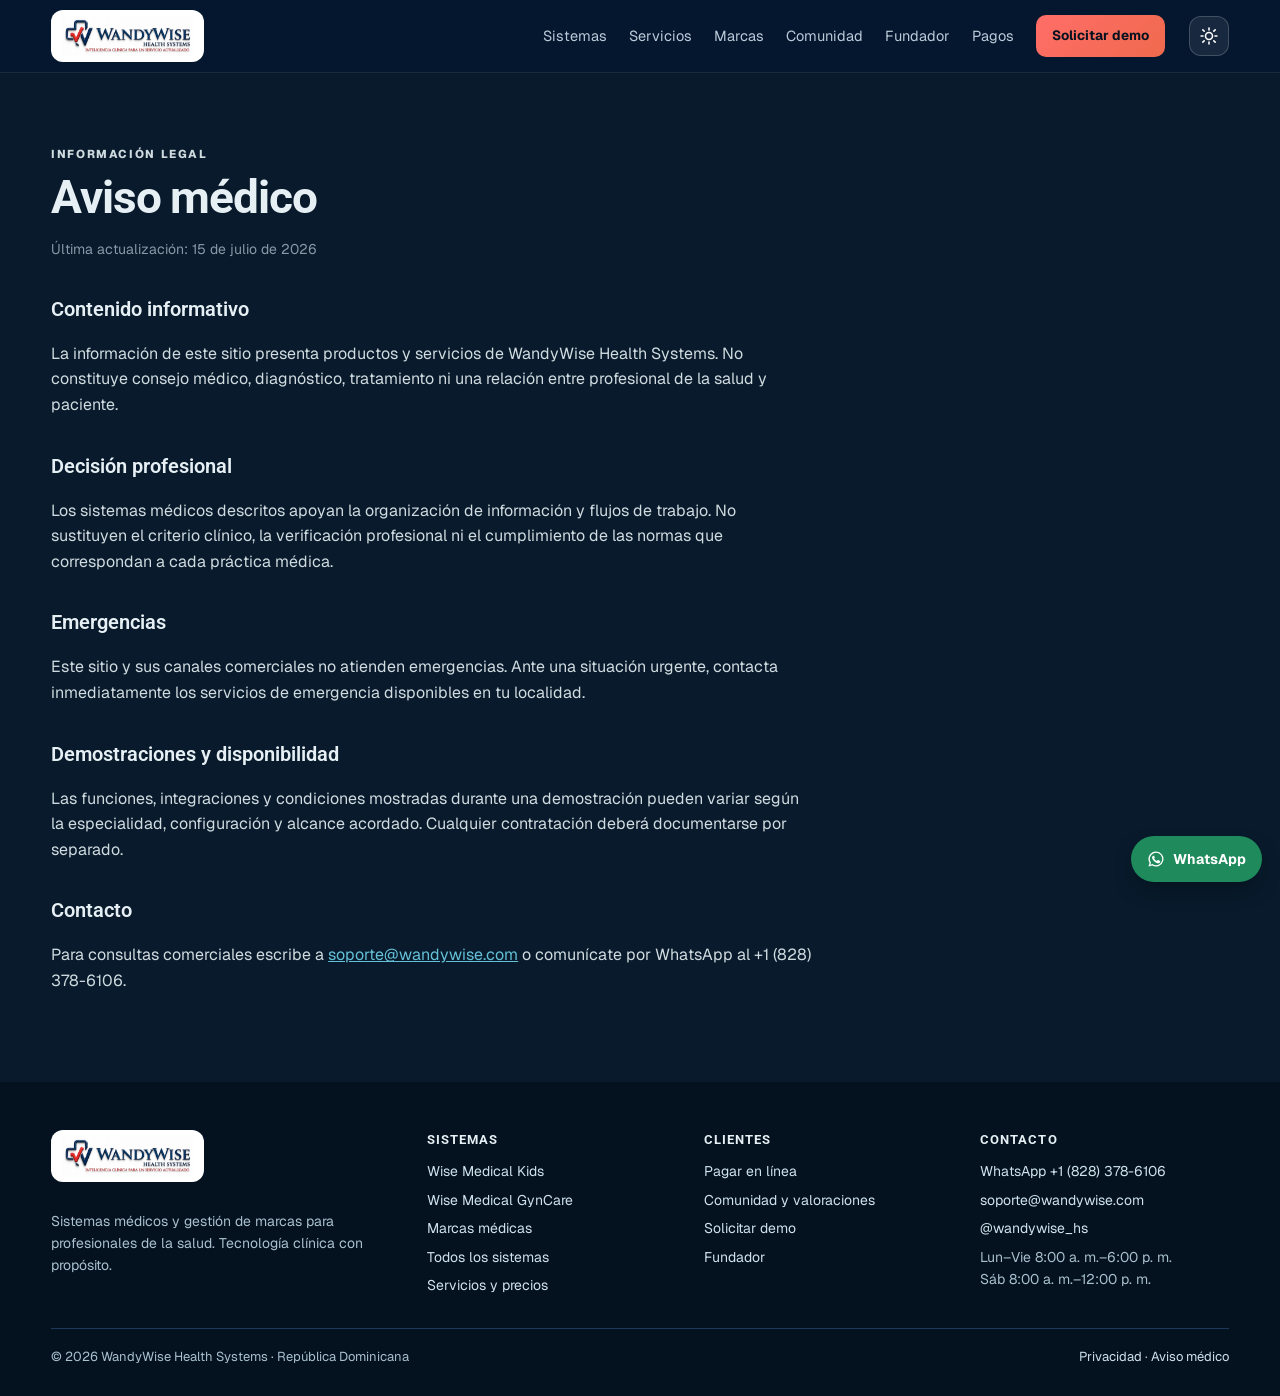
<file: aviso-medico/index.html>
<!doctype html>
<html lang="es" data-theme="dark">
<head>
<meta charset="utf-8">
<script>try{var t=localStorage.getItem("wwhs_tema");if(t==="light"||t==="dark")document.documentElement.dataset.theme=t}catch(e){}</script>
<meta name="viewport" content="width=device-width, initial-scale=1, viewport-fit=cover">
<title>Aviso médico | WandyWise Health Systems</title>
<meta name="description" content="Alcance informativo del sitio y de los sistemas médicos de WandyWise Health Systems.">
<link rel="canonical" href="https://wandywise.com/aviso-medico/">
<meta property="og:type" content="website">
<meta property="og:title" content="Aviso médico | WandyWise Health Systems">
<meta property="og:description" content="Alcance informativo del sitio y de los sistemas médicos de WandyWise Health Systems.">
<meta property="og:url" content="https://wandywise.com/aviso-medico/">
<meta property="og:image" content="https://wandywise.com/img/og.jpg">
<meta name="theme-color" content="#06182f" id="meta-tema">
<meta name="view-transition" content="same-origin">
<link rel="icon" href="/img/favicon.png" type="image/png">
<link rel="apple-touch-icon" href="/img/apple-touch-icon.png">
<link rel="preconnect" href="https://fonts.googleapis.com">
<link rel="preconnect" href="https://fonts.gstatic.com" crossorigin>
<link rel="stylesheet" href="https://fonts.googleapis.com/css2?family=Geist:wght@300;400;500;600;700;800&family=Geist+Mono:wght@500&family=Roboto:ital,wght@0,400;0,500;0,700;1,500;1,700&display=swap">
<link rel="stylesheet" href="/assets/site.css?v=20261004">
</head>
<body class="">
<div class="strip"><div class="wrap">
  <div><span>República Dominicana · Demostraciones por WhatsApp</span></div>
  <div><span class="hide-s"><a href="https://www.instagram.com/wandywise_hs/" target="_blank" rel="noopener">IG @wandywise_hs</a></span><span class="hide-s"><a href="https://www.instagram.com/wamc.gestion_medica/" target="_blank" rel="noopener">IG @wamc.gestion_medica</a></span><span><a href="tel:+18283786106">+1 (828) 378-6106</a></span><span class="hide-s"><a href="mailto:soporte@wandywise.com">soporte@wandywise.com</a></span></div>
</div></div>
<header class="top" id="top"><div class="wrap">
  <a class="logo" href="/" aria-label="WandyWise Health Systems, inicio"><img src="/img/marca/wandywise.webp" alt="WandyWise Health Systems" width="900" height="271"></a>
  <div class="top-acc"><button class="theme-btn" type="button" aria-label="Cambiar a tema claro" title="Cambiar tema"><svg class="i-sun" viewBox="0 0 24 24" aria-hidden="true"><circle cx="12" cy="12" r="4.2"/><path d="M12 2.5v2.3M12 19.2v2.3M4.6 4.6l1.6 1.6M17.8 17.8l1.6 1.6M2.5 12h2.3M19.2 12h2.3M4.6 19.4l1.6-1.6M17.8 6.2l1.6-1.6"/></svg><svg class="i-moon" viewBox="0 0 24 24" aria-hidden="true"><path d="M20.5 14.2A8.5 8.5 0 0 1 9.8 3.5a8.5 8.5 0 1 0 10.7 10.7z"/></svg></button>
  <button class="menu-btn" aria-expanded="false" aria-controls="nav">Menú</button></div>
  <nav class="nav" id="nav" aria-label="Principal"><a href="/" class="to-cover">Portada</a><a href="/sistemas/">Sistemas</a><a href="/servicios/">Servicios</a><a href="/marcas/">Marcas</a><a href="/comunidad/">Comunidad</a><a href="/wandy-almonte/">Fundador</a><a href="https://pagos.wandywise.com">Pagos</a><a class="btn-demo" href="/demo/">Solicitar demo</a></nav>
</div></header>
<main>

<div class="wrap"><article class="legal">
<p class="eyebrow">Información legal</p>
<h1>Aviso médico</h1>
<p class="upd">Última actualización: 15 de julio de 2026</p>
<h2>Contenido informativo</h2>
<p>La información de este sitio presenta productos y servicios de WandyWise Health Systems. No constituye consejo médico, diagnóstico, tratamiento ni una relación entre profesional de la salud y paciente.</p>
<h2>Decisión profesional</h2>
<p>Los sistemas médicos descritos apoyan la organización de información y flujos de trabajo. No sustituyen el criterio clínico, la verificación profesional ni el cumplimiento de las normas que correspondan a cada práctica médica.</p>
<h2>Emergencias</h2>
<p>Este sitio y sus canales comerciales no atienden emergencias. Ante una situación urgente, contacta inmediatamente los servicios de emergencia disponibles en tu localidad.</p>
<h2>Demostraciones y disponibilidad</h2>
<p>Las funciones, integraciones y condiciones mostradas durante una demostración pueden variar según la especialidad, configuración y alcance acordado. Cualquier contratación deberá documentarse por separado.</p>
<h2>Contacto</h2>
<p>Para consultas comerciales escribe a <a href="mailto:soporte@wandywise.com">soporte@wandywise.com</a> o comunícate por WhatsApp al +1 (828) 378-6106.</p>
</article></div>
</main>
<footer class="foot"><div class="wrap">
  <div class="grid">
    <div>
      <a class="logo" href="/"><img src="/img/marca/wandywise.webp" alt="WandyWise Health Systems" width="900" height="271"></a>
      <p>Sistemas médicos y gestión de marcas para profesionales de la salud. Tecnología clínica con propósito.</p>
    </div>
    <div><h4>Sistemas</h4><ul>
      <li><a href="/wise-medical-kids/">Wise Medical Kids</a></li>
      <li><a href="/wise-medical-gyncare/">Wise Medical GynCare</a></li>
      <li><a href="/marcas/">Marcas médicas</a></li>
      <li><a href="/sistemas/">Todos los sistemas</a></li>
      <li><a href="/servicios/">Servicios y precios</a></li>
    </ul></div>
    <div><h4>Clientes</h4><ul>
      <li><a href="https://pagos.wandywise.com">Pagar en línea</a></li>
      <li><a href="/comunidad/">Comunidad y valoraciones</a></li>
      <li><a href="/demo/">Solicitar demo</a></li>
      <li><a href="/wandy-almonte/">Fundador</a></li>
    </ul></div>
    <div><h4>Contacto</h4><ul>
      <li><a href="https://wa.me/18283786106?text=Hola%2C%20WandyWise%20Health%20Systems." target="_blank" rel="noopener">WhatsApp +1 (828) 378-6106</a></li>
      <li><a href="mailto:soporte@wandywise.com">soporte@wandywise.com</a></li>
      <li><a href="https://www.instagram.com/wandywise_hs/" target="_blank" rel="noopener">@wandywise_hs</a></li>
      <li>Lun–Vie 8:00 a. m.–6:00 p. m.<br>Sáb 8:00 a. m.–12:00 p. m.</li>
    </ul></div>
  </div>
  <div class="legalrow"><span>© <span id="year">2026</span> WandyWise Health Systems · República Dominicana <span class="visits" hidden>· <b id="visitas">—</b> visitas</span></span><span><a href="/privacidad/">Privacidad</a> · <a href="/aviso-medico/">Aviso médico</a></span></div>
</div></footer>
<a class="wa-float" href="https://wa.me/18283786106?text=Hola%2C%20WandyWise%20Health%20Systems.%20Deseo%20informaci%C3%B3n." target="_blank" rel="noopener" aria-label="Escríbenos por WhatsApp"><svg viewBox="0 0 24 24" aria-hidden="true" fill="currentColor"><path d="M12 2a10 10 0 0 0-8.6 15.1L2 22l5-1.3A10 10 0 1 0 12 2Zm0 18.2a8.2 8.2 0 0 1-4.2-1.2l-.3-.2-3 .8.8-2.9-.2-.3A8.2 8.2 0 1 1 12 20.2Zm4.5-6.1c-.2-.1-1.5-.7-1.7-.8s-.4-.1-.6.1-.7.8-.8 1-.3.2-.5.1a6.7 6.7 0 0 1-3.3-2.9c-.3-.4.2-.4.7-1.3a.4.4 0 0 0 0-.4l-.8-1.8c-.2-.5-.4-.4-.6-.4h-.5a1 1 0 0 0-.7.3 3 3 0 0 0-.9 2.2 5.2 5.2 0 0 0 1.1 2.7 11.8 11.8 0 0 0 4.5 4 5.2 5.2 0 0 0 3.2.7 2.7 2.7 0 0 0 1.8-1.3 2.2 2.2 0 0 0 .2-1.3c-.1-.1-.3-.2-.5-.3Z"/></svg><span>WhatsApp</span></a>
<script src="/assets/site.js?v=20261004" defer></script>
</body>
</html>
</file>
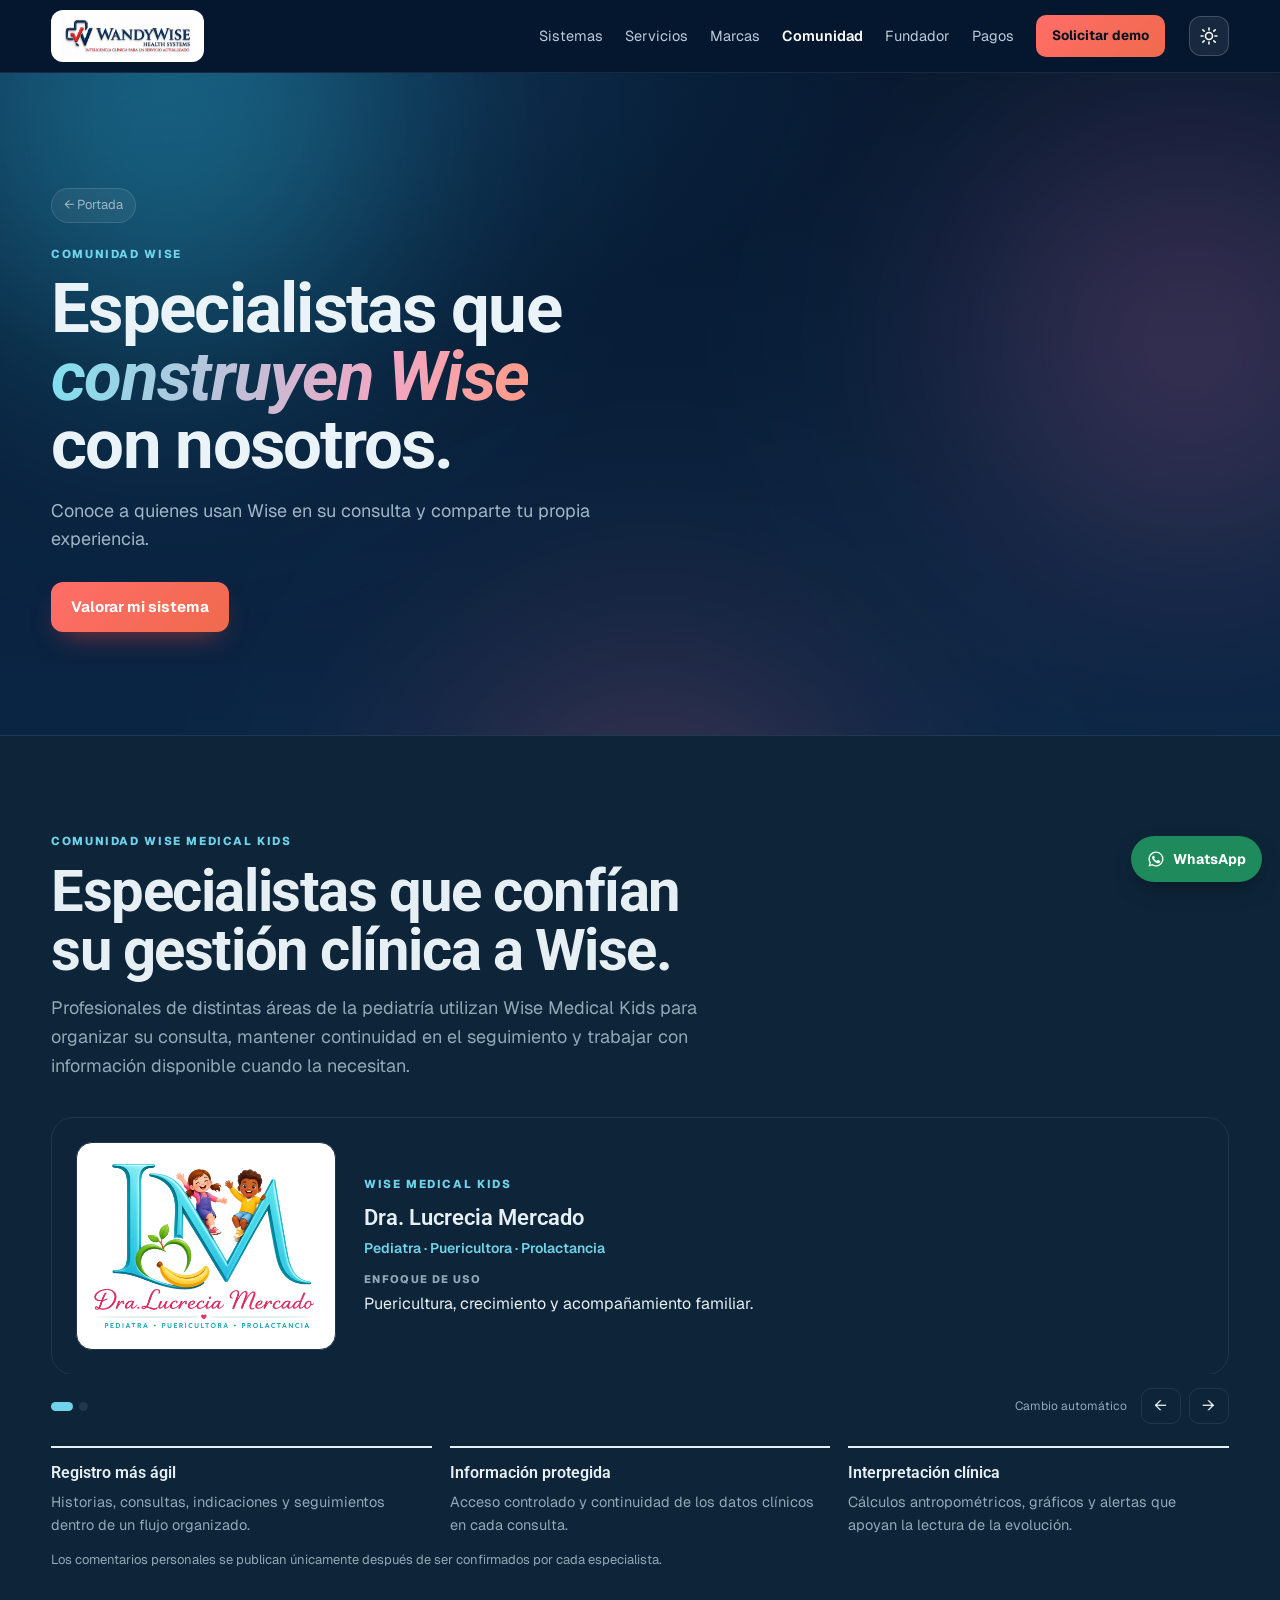
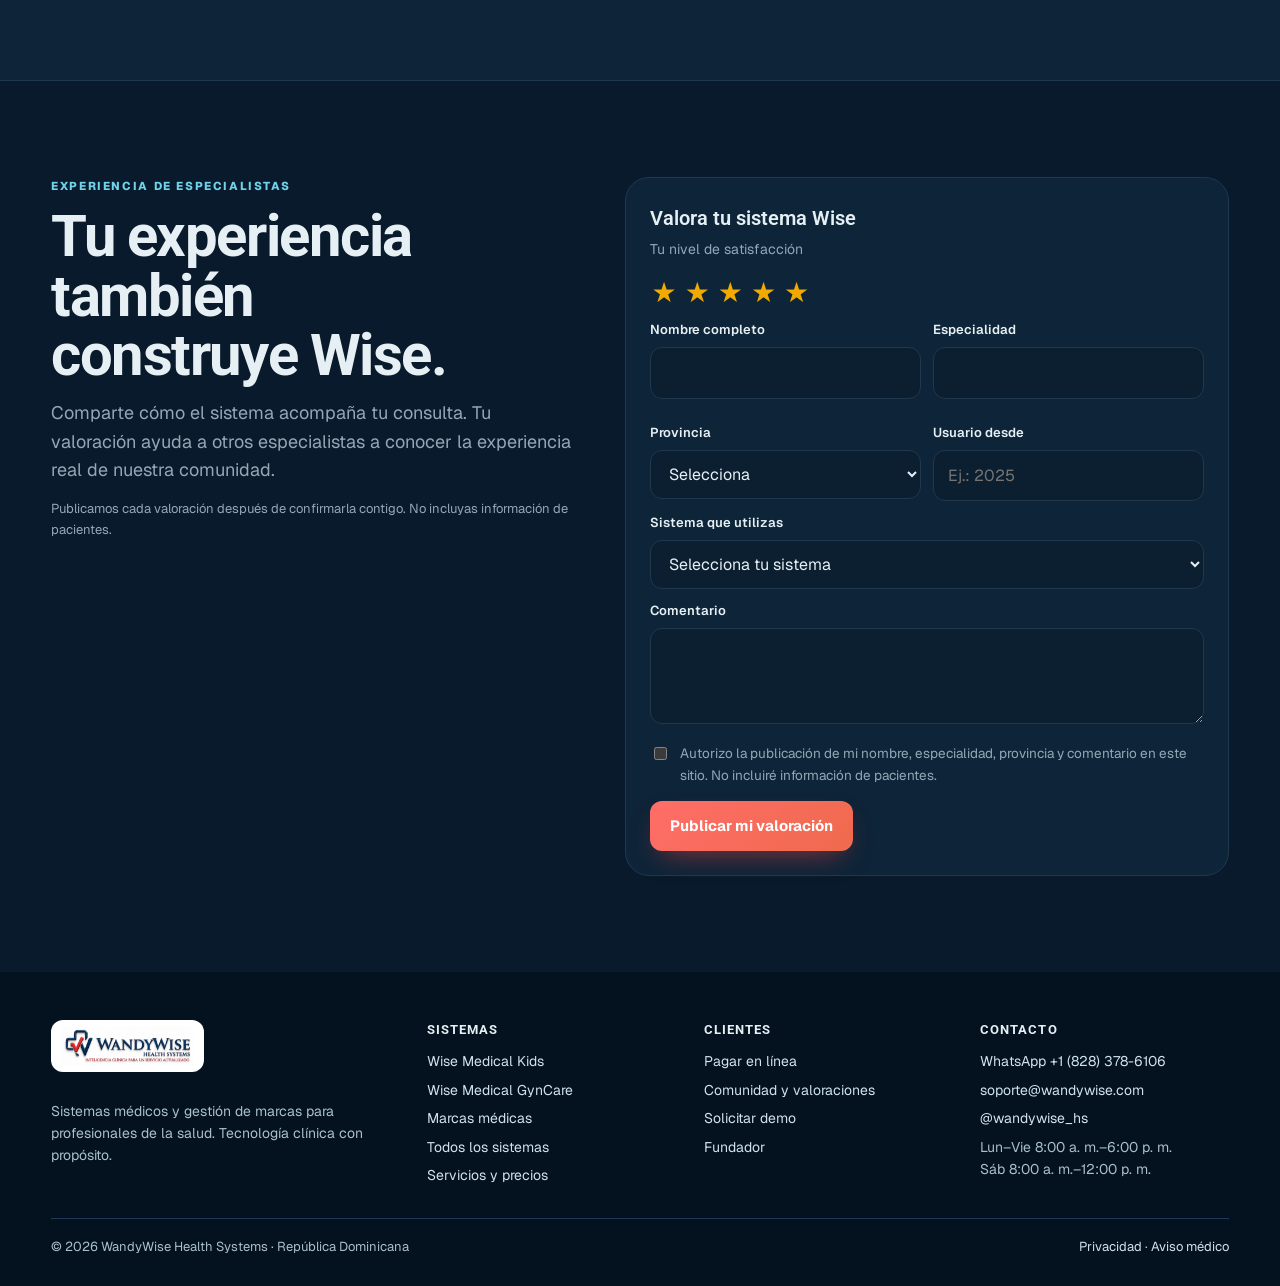
<file: comunidad/index.html>
<!doctype html>
<html lang="es" data-theme="dark">
<head>
<meta charset="utf-8">
<script>try{var t=localStorage.getItem("wwhs_tema");if(t==="light"||t==="dark")document.documentElement.dataset.theme=t}catch(e){}</script>
<meta name="viewport" content="width=device-width, initial-scale=1, viewport-fit=cover">
<title>Comunidad y valoraciones | WandyWise Health Systems</title>
<meta name="description" content="Especialistas que confían su gestión clínica a Wise y sus valoraciones del sistema.">
<link rel="canonical" href="https://wandywise.com/comunidad/">
<meta property="og:type" content="website">
<meta property="og:title" content="Comunidad y valoraciones | WandyWise Health Systems">
<meta property="og:description" content="Especialistas que confían su gestión clínica a Wise y sus valoraciones del sistema.">
<meta property="og:url" content="https://wandywise.com/comunidad/">
<meta property="og:image" content="https://wandywise.com/img/og.jpg">
<meta name="theme-color" content="#06182f" id="meta-tema">
<meta name="view-transition" content="same-origin">
<link rel="icon" href="/img/favicon.png" type="image/png">
<link rel="apple-touch-icon" href="/img/apple-touch-icon.png">
<link rel="preconnect" href="https://fonts.googleapis.com">
<link rel="preconnect" href="https://fonts.gstatic.com" crossorigin>
<link rel="stylesheet" href="https://fonts.googleapis.com/css2?family=Geist:wght@300;400;500;600;700;800&family=Geist+Mono:wght@500&family=Roboto:ital,wght@0,400;0,500;0,700;1,500;1,700&display=swap">
<link rel="stylesheet" href="/assets/site.css?v=20261004">
</head>
<body class="">
<div class="strip"><div class="wrap">
  <div><span>República Dominicana · Demostraciones por WhatsApp</span></div>
  <div><span class="hide-s"><a href="https://www.instagram.com/wandywise_hs/" target="_blank" rel="noopener">IG @wandywise_hs</a></span><span class="hide-s"><a href="https://www.instagram.com/wamc.gestion_medica/" target="_blank" rel="noopener">IG @wamc.gestion_medica</a></span><span><a href="tel:+18283786106">+1 (828) 378-6106</a></span><span class="hide-s"><a href="mailto:soporte@wandywise.com">soporte@wandywise.com</a></span></div>
</div></div>
<header class="top" id="top"><div class="wrap">
  <a class="logo" href="/" aria-label="WandyWise Health Systems, inicio"><img src="/img/marca/wandywise.webp" alt="WandyWise Health Systems" width="900" height="271"></a>
  <div class="top-acc"><button class="theme-btn" type="button" aria-label="Cambiar a tema claro" title="Cambiar tema"><svg class="i-sun" viewBox="0 0 24 24" aria-hidden="true"><circle cx="12" cy="12" r="4.2"/><path d="M12 2.5v2.3M12 19.2v2.3M4.6 4.6l1.6 1.6M17.8 17.8l1.6 1.6M2.5 12h2.3M19.2 12h2.3M4.6 19.4l1.6-1.6M17.8 6.2l1.6-1.6"/></svg><svg class="i-moon" viewBox="0 0 24 24" aria-hidden="true"><path d="M20.5 14.2A8.5 8.5 0 0 1 9.8 3.5a8.5 8.5 0 1 0 10.7 10.7z"/></svg></button>
  <button class="menu-btn" aria-expanded="false" aria-controls="nav">Menú</button></div>
  <nav class="nav" id="nav" aria-label="Principal"><a href="/" class="to-cover">Portada</a><a href="/sistemas/">Sistemas</a><a href="/servicios/">Servicios</a><a href="/marcas/">Marcas</a><a href="/comunidad/" aria-current="page">Comunidad</a><a href="/wandy-almonte/">Fundador</a><a href="https://pagos.wandywise.com">Pagos</a><a class="btn-demo" href="/demo/">Solicitar demo</a></nav>
</div></header>
<main>
<section class="page-hero dark"><div class="aurora" aria-hidden="true"><i></i><i></i><i></i></div><div class="wrap">
  <div class="reveal"><a class="crumb" href="/">← Portada</a><p class="eyebrow">Comunidad Wise</p><h1>Especialistas que <em>construyen Wise</em> con nosotros.</h1><p class="lede">Conoce a quienes usan Wise en su consulta y comparte tu propia experiencia.</p><div class="btns"><a class="btn primary" href="#valoraciones">Valorar mi sistema</a></div></div>
  
</div></section><section class="block alt" id="especialistas"><div class="wrap">
  <div class="head"><p class="eyebrow">Comunidad Wise Medical Kids</p><h2 class="title">Especialistas que confían su gestión clínica a Wise.</h2>
  <p class="lede">Profesionales de distintas áreas de la pediatría utilizan Wise Medical Kids para organizar su consulta, mantener continuidad en el seguimiento y trabajar con información disponible cuando la necesitan.</p></div>
  <div class="car spec" data-carousel="slide" data-interval="4500">
    <div class="track">
      <div class="slide"><div class="spot">
        <figure><img src="/img/clientes/lucrecia-mercado.webp" alt="Logotipo de la Dra. Lucrecia Mercado" loading="lazy" width="900" height="695"></figure>
        <div><p class="eyebrow" style="margin-bottom:6px">Wise Medical Kids</p><h3>Dra. Lucrecia Mercado</h3><p class="role">Pediatra · Puericultora · Prolactancia</p>
        <p class="k">Enfoque de uso</p><p class="v">Puericultura, crecimiento y acompañamiento familiar.</p></div>
      </div></div>
      <div class="slide"><div class="spot">
        <figure><img src="/img/clientes/yessenia-morel.webp" alt="Logotipo de la Dra. Yassenia Altagracia Morel" loading="lazy" width="900" height="427"></figure>
        <div><p class="eyebrow" style="margin-bottom:6px">Wise Medical Kids</p><h3>Dra. Yassenia Altagracia Morel</h3><p class="role">Pediatra Neonatóloga</p></div>
      </div></div>
    </div>
    <div class="ctl"><div class="dots"></div><div class="nav2"><span class="auto">Cambio automático</span><button type="button" data-dir="-1" aria-label="Anterior">←</button><button type="button" data-dir="1" aria-label="Siguiente">→</button></div></div>
  </div>
  <div class="benefits">
    <div><h3>Registro más ágil</h3><p>Historias, consultas, indicaciones y seguimientos dentro de un flujo organizado.</p></div>
    <div><h3>Información protegida</h3><p>Acceso controlado y continuidad de los datos clínicos en cada consulta.</p></div>
    <div><h3>Interpretación clínica</h3><p>Cálculos antropométricos, gráficos y alertas que apoyan la lectura de la evolución.</p></div>
  </div>
  <p class="note">Los comentarios personales se publican únicamente después de ser confirmados por cada especialista.</p>
</div></section>
<section class="block" id="valoraciones"><div class="wrap formgrid">
  <div>
    <p class="eyebrow">Experiencia de especialistas</p>
    <h2 class="title">Tu experiencia también construye Wise.</h2>
    <p class="lede">Comparte cómo el sistema acompaña tu consulta. Tu valoración ayuda a otros especialistas a conocer la experiencia real de nuestra comunidad.</p>
    <p class="note">Publicamos cada valoración después de confirmarla contigo. No incluyas información de pacientes.</p>
    <div id="rv-list"></div>
  </div>
  <form class="panel" id="f-val" novalidate>
    <h3>Valora tu sistema Wise</h3>
    <p class="sub">Tu nivel de satisfacción</p>
    <div class="stars" role="group" aria-label="Estrellas"><button type="button" aria-label="1 estrella">★</button><button type="button" aria-label="2 estrellas">★</button><button type="button" aria-label="3 estrellas">★</button><button type="button" aria-label="4 estrellas">★</button><button type="button" aria-label="5 estrellas">★</button></div>
    <div class="f2" style="margin-top:14px">
      <label class="fld"><span>Nombre completo</span><input class="field" name="nombre" required autocomplete="name"></label>
      <label class="fld"><span>Especialidad</span><input class="field" name="especialidad" required></label>
      <label class="fld"><span>Provincia</span><select class="field" name="provincia" required><option value="">Selecciona</option><option>Distrito Nacional</option><option>Azua</option><option>Bahoruco</option><option>Barahona</option><option>Dajabón</option><option>Duarte</option><option>Elías Piña</option><option>El Seibo</option><option>Espaillat</option><option>Hato Mayor</option><option>Hermanas Mirabal</option><option>Independencia</option><option>La Altagracia</option><option>La Romana</option><option>La Vega</option><option>María Trinidad Sánchez</option><option>Monseñor Nouel</option><option>Monte Cristi</option><option>Monte Plata</option><option>Pedernales</option><option>Peravia</option><option>Puerto Plata</option><option>Samaná</option><option>San Cristóbal</option><option>San José de Ocoa</option><option>San Juan</option><option>San Pedro de Macorís</option><option>Sánchez Ramírez</option><option>Santiago</option><option>Santiago Rodríguez</option><option>Santo Domingo</option><option>Valverde</option><option>Fuera de RD</option></select></label>
      <label class="fld"><span>Usuario desde</span><input class="field" name="desde" placeholder="Ej.: 2025"></label>
    </div>
    <label class="fld"><span>Sistema que utilizas</span><select class="field" name="sistema" required><option value="">Selecciona tu sistema</option><option>Wise Medical Kids</option><option>Wise Medical GynCare</option></select></label>
    <label class="fld"><span>Comentario</span><textarea class="field" name="comentario" required maxlength="600"></textarea></label>
    <label class="chk"><input type="checkbox" required><span>Autorizo la publicación de mi nombre, especialidad, provincia y comentario en este sitio. No incluiré información de pacientes.</span></label>
    <input class="hp" name="website" tabindex="-1" autocomplete="off" aria-hidden="true">
    <button class="btn primary" type="submit" style="margin-top:10px">Publicar mi valoración</button>
    <div id="val-msg" class="fmsg" hidden role="status"></div>
  </form>
</div></section>

</main>
<footer class="foot"><div class="wrap">
  <div class="grid">
    <div>
      <a class="logo" href="/"><img src="/img/marca/wandywise.webp" alt="WandyWise Health Systems" width="900" height="271"></a>
      <p>Sistemas médicos y gestión de marcas para profesionales de la salud. Tecnología clínica con propósito.</p>
    </div>
    <div><h4>Sistemas</h4><ul>
      <li><a href="/wise-medical-kids/">Wise Medical Kids</a></li>
      <li><a href="/wise-medical-gyncare/">Wise Medical GynCare</a></li>
      <li><a href="/marcas/">Marcas médicas</a></li>
      <li><a href="/sistemas/">Todos los sistemas</a></li>
      <li><a href="/servicios/">Servicios y precios</a></li>
    </ul></div>
    <div><h4>Clientes</h4><ul>
      <li><a href="https://pagos.wandywise.com">Pagar en línea</a></li>
      <li><a href="/comunidad/">Comunidad y valoraciones</a></li>
      <li><a href="/demo/">Solicitar demo</a></li>
      <li><a href="/wandy-almonte/">Fundador</a></li>
    </ul></div>
    <div><h4>Contacto</h4><ul>
      <li><a href="https://wa.me/18283786106?text=Hola%2C%20WandyWise%20Health%20Systems." target="_blank" rel="noopener">WhatsApp +1 (828) 378-6106</a></li>
      <li><a href="mailto:soporte@wandywise.com">soporte@wandywise.com</a></li>
      <li><a href="https://www.instagram.com/wandywise_hs/" target="_blank" rel="noopener">@wandywise_hs</a></li>
      <li>Lun–Vie 8:00 a. m.–6:00 p. m.<br>Sáb 8:00 a. m.–12:00 p. m.</li>
    </ul></div>
  </div>
  <div class="legalrow"><span>© <span id="year">2026</span> WandyWise Health Systems · República Dominicana <span class="visits" hidden>· <b id="visitas">—</b> visitas</span></span><span><a href="/privacidad/">Privacidad</a> · <a href="/aviso-medico/">Aviso médico</a></span></div>
</div></footer>
<a class="wa-float" href="https://wa.me/18283786106?text=Hola%2C%20WandyWise%20Health%20Systems.%20Deseo%20informaci%C3%B3n." target="_blank" rel="noopener" aria-label="Escríbenos por WhatsApp"><svg viewBox="0 0 24 24" aria-hidden="true" fill="currentColor"><path d="M12 2a10 10 0 0 0-8.6 15.1L2 22l5-1.3A10 10 0 1 0 12 2Zm0 18.2a8.2 8.2 0 0 1-4.2-1.2l-.3-.2-3 .8.8-2.9-.2-.3A8.2 8.2 0 1 1 12 20.2Zm4.5-6.1c-.2-.1-1.5-.7-1.7-.8s-.4-.1-.6.1-.7.8-.8 1-.3.2-.5.1a6.7 6.7 0 0 1-3.3-2.9c-.3-.4.2-.4.7-1.3a.4.4 0 0 0 0-.4l-.8-1.8c-.2-.5-.4-.4-.6-.4h-.5a1 1 0 0 0-.7.3 3 3 0 0 0-.9 2.2 5.2 5.2 0 0 0 1.1 2.7 11.8 11.8 0 0 0 4.5 4 5.2 5.2 0 0 0 3.2.7 2.7 2.7 0 0 0 1.8-1.3 2.2 2.2 0 0 0 .2-1.3c-.1-.1-.3-.2-.5-.3Z"/></svg><span>WhatsApp</span></a>
<script src="/assets/site.js?v=20261004" defer></script>
</body>
</html>
</file>
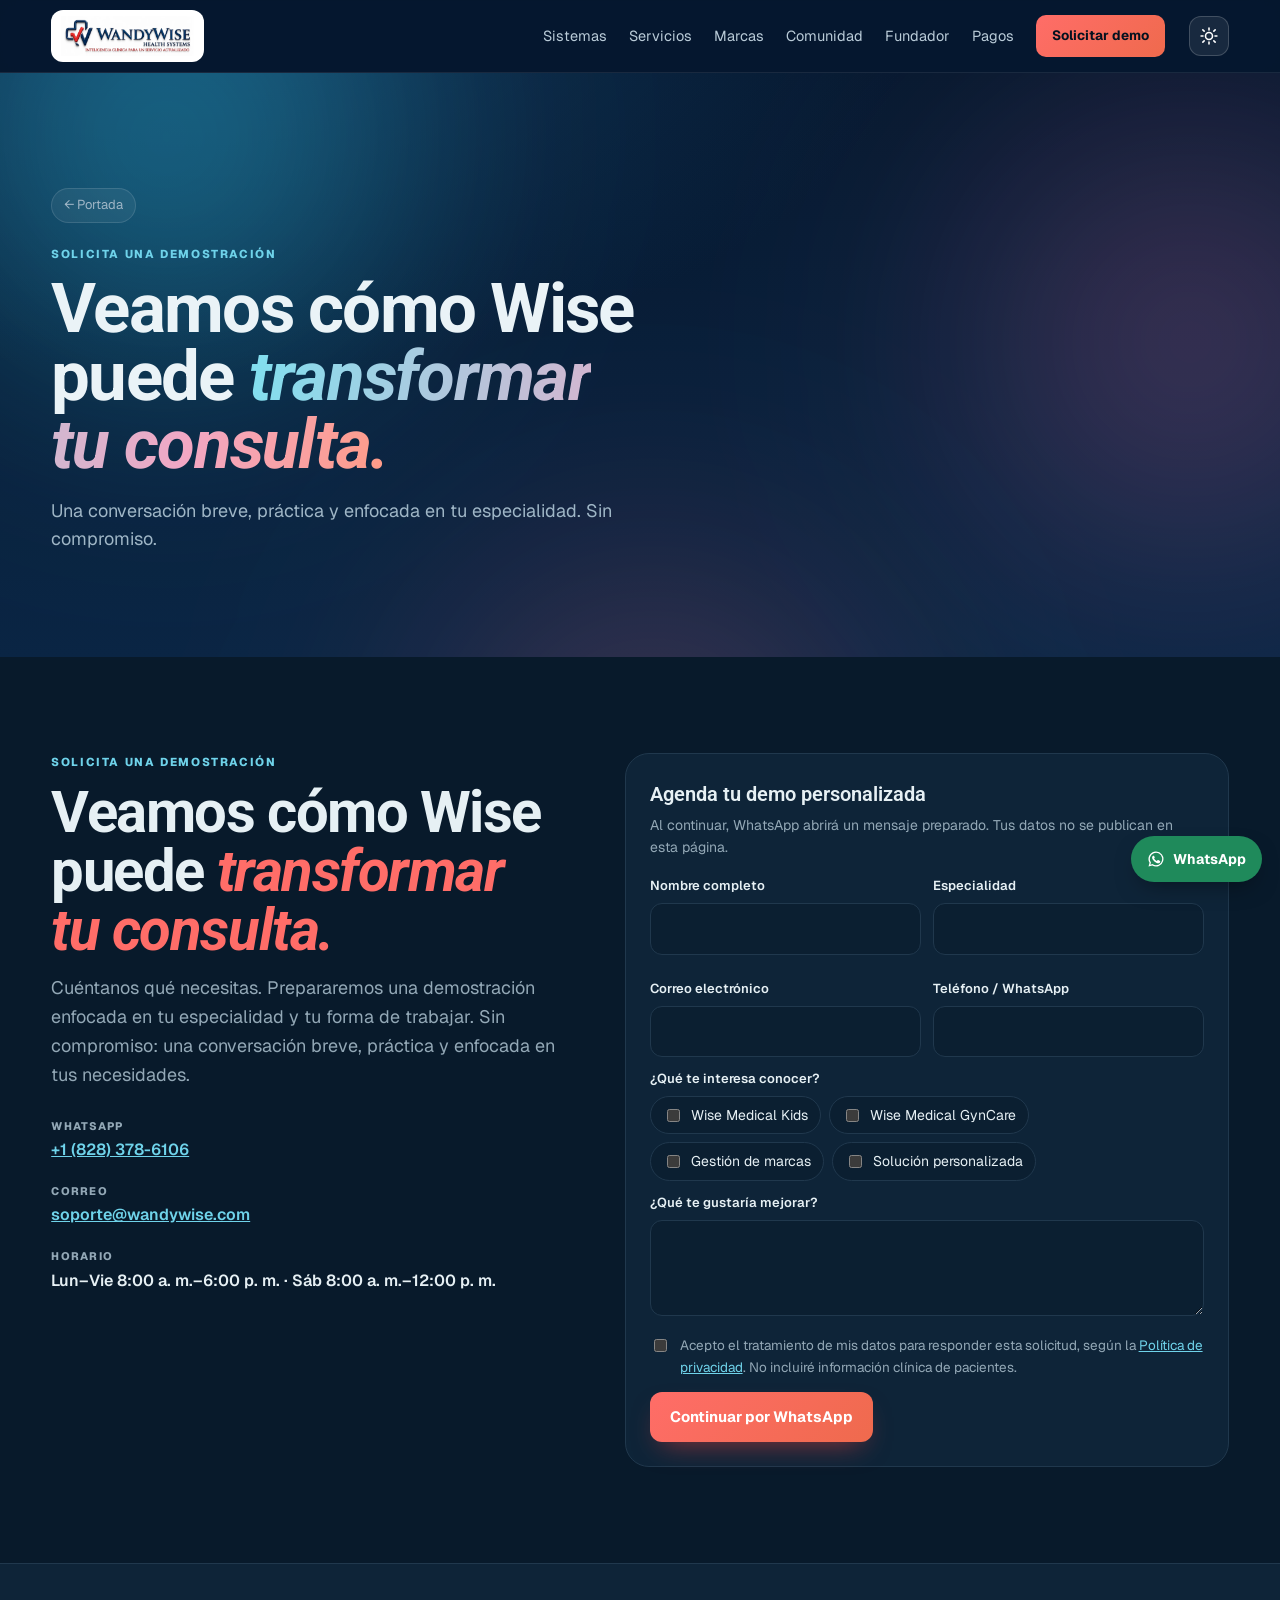
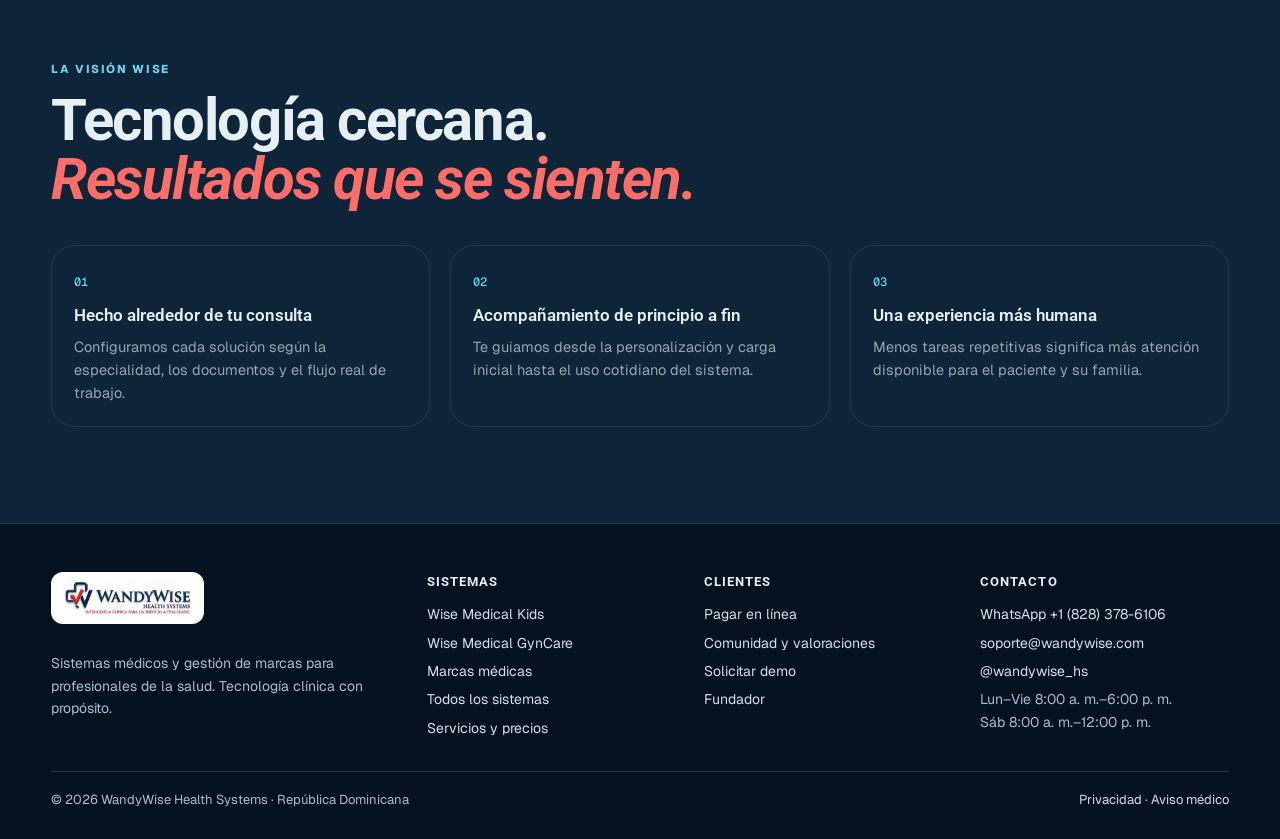
<file: demo/index.html>
<!doctype html>
<html lang="es" data-theme="dark">
<head>
<meta charset="utf-8">
<script>try{var t=localStorage.getItem("wwhs_tema");if(t==="light"||t==="dark")document.documentElement.dataset.theme=t}catch(e){}</script>
<meta name="viewport" content="width=device-width, initial-scale=1, viewport-fit=cover">
<title>Solicitar una demostración | WandyWise Health Systems</title>
<meta name="description" content="Agenda una demostración de Wise Medical Kids, GynCare o gestión de marcas, enfocada en tu especialidad.">
<link rel="canonical" href="https://wandywise.com/demo/">
<meta property="og:type" content="website">
<meta property="og:title" content="Solicitar una demostración | WandyWise Health Systems">
<meta property="og:description" content="Agenda una demostración de Wise Medical Kids, GynCare o gestión de marcas, enfocada en tu especialidad.">
<meta property="og:url" content="https://wandywise.com/demo/">
<meta property="og:image" content="https://wandywise.com/img/og.jpg">
<meta name="theme-color" content="#06182f" id="meta-tema">
<meta name="view-transition" content="same-origin">
<link rel="icon" href="/img/favicon.png" type="image/png">
<link rel="apple-touch-icon" href="/img/apple-touch-icon.png">
<link rel="preconnect" href="https://fonts.googleapis.com">
<link rel="preconnect" href="https://fonts.gstatic.com" crossorigin>
<link rel="stylesheet" href="https://fonts.googleapis.com/css2?family=Geist:wght@300;400;500;600;700;800&family=Geist+Mono:wght@500&family=Roboto:ital,wght@0,400;0,500;0,700;1,500;1,700&display=swap">
<link rel="stylesheet" href="/assets/site.css?v=20261004">
</head>
<body class="">
<div class="strip"><div class="wrap">
  <div><span>República Dominicana · Demostraciones por WhatsApp</span></div>
  <div><span class="hide-s"><a href="https://www.instagram.com/wandywise_hs/" target="_blank" rel="noopener">IG @wandywise_hs</a></span><span class="hide-s"><a href="https://www.instagram.com/wamc.gestion_medica/" target="_blank" rel="noopener">IG @wamc.gestion_medica</a></span><span><a href="tel:+18283786106">+1 (828) 378-6106</a></span><span class="hide-s"><a href="mailto:soporte@wandywise.com">soporte@wandywise.com</a></span></div>
</div></div>
<header class="top" id="top"><div class="wrap">
  <a class="logo" href="/" aria-label="WandyWise Health Systems, inicio"><img src="/img/marca/wandywise.webp" alt="WandyWise Health Systems" width="900" height="271"></a>
  <div class="top-acc"><button class="theme-btn" type="button" aria-label="Cambiar a tema claro" title="Cambiar tema"><svg class="i-sun" viewBox="0 0 24 24" aria-hidden="true"><circle cx="12" cy="12" r="4.2"/><path d="M12 2.5v2.3M12 19.2v2.3M4.6 4.6l1.6 1.6M17.8 17.8l1.6 1.6M2.5 12h2.3M19.2 12h2.3M4.6 19.4l1.6-1.6M17.8 6.2l1.6-1.6"/></svg><svg class="i-moon" viewBox="0 0 24 24" aria-hidden="true"><path d="M20.5 14.2A8.5 8.5 0 0 1 9.8 3.5a8.5 8.5 0 1 0 10.7 10.7z"/></svg></button>
  <button class="menu-btn" aria-expanded="false" aria-controls="nav">Menú</button></div>
  <nav class="nav" id="nav" aria-label="Principal"><a href="/" class="to-cover">Portada</a><a href="/sistemas/">Sistemas</a><a href="/servicios/">Servicios</a><a href="/marcas/">Marcas</a><a href="/comunidad/">Comunidad</a><a href="/wandy-almonte/">Fundador</a><a href="https://pagos.wandywise.com">Pagos</a><a class="btn-demo" href="/demo/">Solicitar demo</a></nav>
</div></header>
<main>
<section class="page-hero dark"><div class="aurora" aria-hidden="true"><i></i><i></i><i></i></div><div class="wrap">
  <div class="reveal"><a class="crumb" href="/">← Portada</a><p class="eyebrow">Solicita una demostración</p><h1>Veamos cómo Wise puede <em>transformar tu consulta.</em></h1><p class="lede">Una conversación breve, práctica y enfocada en tu especialidad. Sin compromiso.</p></div>
  
</div></section><section class="block" id="demo"><div class="wrap formgrid">
  <div>
    <p class="eyebrow">Solicita una demostración</p>
    <h2 class="title">Veamos cómo Wise puede <em>transformar tu consulta.</em></h2>
    <p class="lede">Cuéntanos qué necesitas. Prepararemos una demostración enfocada en tu especialidad y tu forma de trabajar. Sin compromiso: una conversación breve, práctica y enfocada en tus necesidades.</p>
    <ul class="contact">
      <li><span class="k">WHATSAPP</span><div class="v"><a href="tel:+18283786106">+1 (828) 378-6106</a></div></li>
      <li><span class="k">CORREO</span><div class="v"><a href="mailto:soporte@wandywise.com">soporte@wandywise.com</a></div></li>
      <li><span class="k">HORARIO</span><div class="v">Lun–Vie 8:00 a. m.–6:00 p. m. · Sáb 8:00 a. m.–12:00 p. m.</div></li>
    </ul>
  </div>
  <form class="panel" id="f-demo" novalidate>
    <h3>Agenda tu demo personalizada</h3>
    <p class="sub">Al continuar, WhatsApp abrirá un mensaje preparado. Tus datos no se publican en esta página.</p>
    <div class="f2">
      <label class="fld"><span>Nombre completo</span><input class="field" name="nombre" required autocomplete="name"></label>
      <label class="fld"><span>Especialidad</span><input class="field" name="especialidad" required></label>
      <label class="fld"><span>Correo electrónico</span><input class="field" type="email" name="correo" required autocomplete="email"></label>
      <label class="fld"><span>Teléfono / WhatsApp</span><input class="field" name="telefono" required inputmode="tel" autocomplete="tel"></label>
    </div>
    <div class="fld"><span>¿Qué te interesa conocer?</span>
      <div class="pills">
        <label><input type="checkbox" name="interes" value="Wise Medical Kids">Wise Medical Kids</label>
        <label><input type="checkbox" name="interes" value="Wise Medical GynCare">Wise Medical GynCare</label>
        <label><input type="checkbox" name="interes" value="Gestión de marcas">Gestión de marcas</label>
        <label><input type="checkbox" name="interes" value="Solución personalizada">Solución personalizada</label>
      </div></div>
    <label class="fld"><span>¿Qué te gustaría mejorar?</span><textarea class="field" name="mejorar"></textarea></label>
    <label class="chk"><input type="checkbox" required><span>Acepto el tratamiento de mis datos para responder esta solicitud, según la <a href="/privacidad/">Política de privacidad</a>. No incluiré información clínica de pacientes.</span></label>
    <input class="hp" name="website" tabindex="-1" autocomplete="off" aria-hidden="true">
    <button class="btn primary" type="submit" style="margin-top:10px">Continuar por WhatsApp</button>
  </form>
</div></section>
<section class="block alt"><div class="wrap">
  <div class="head"><p class="eyebrow">La visión Wise</p><h2 class="title">Tecnología cercana. <em>Resultados que se sienten.</em></h2></div>
  <div class="vision">
    <div><span class="n">01</span><h3>Hecho alrededor de tu consulta</h3><p>Configuramos cada solución según la especialidad, los documentos y el flujo real de trabajo.</p></div>
    <div><span class="n">02</span><h3>Acompañamiento de principio a fin</h3><p>Te guiamos desde la personalización y carga inicial hasta el uso cotidiano del sistema.</p></div>
    <div><span class="n">03</span><h3>Una experiencia más humana</h3><p>Menos tareas repetitivas significa más atención disponible para el paciente y su familia.</p></div>
  </div>
</div></section>

</main>
<footer class="foot"><div class="wrap">
  <div class="grid">
    <div>
      <a class="logo" href="/"><img src="/img/marca/wandywise.webp" alt="WandyWise Health Systems" width="900" height="271"></a>
      <p>Sistemas médicos y gestión de marcas para profesionales de la salud. Tecnología clínica con propósito.</p>
    </div>
    <div><h4>Sistemas</h4><ul>
      <li><a href="/wise-medical-kids/">Wise Medical Kids</a></li>
      <li><a href="/wise-medical-gyncare/">Wise Medical GynCare</a></li>
      <li><a href="/marcas/">Marcas médicas</a></li>
      <li><a href="/sistemas/">Todos los sistemas</a></li>
      <li><a href="/servicios/">Servicios y precios</a></li>
    </ul></div>
    <div><h4>Clientes</h4><ul>
      <li><a href="https://pagos.wandywise.com">Pagar en línea</a></li>
      <li><a href="/comunidad/">Comunidad y valoraciones</a></li>
      <li><a href="/demo/">Solicitar demo</a></li>
      <li><a href="/wandy-almonte/">Fundador</a></li>
    </ul></div>
    <div><h4>Contacto</h4><ul>
      <li><a href="https://wa.me/18283786106?text=Hola%2C%20WandyWise%20Health%20Systems." target="_blank" rel="noopener">WhatsApp +1 (828) 378-6106</a></li>
      <li><a href="mailto:soporte@wandywise.com">soporte@wandywise.com</a></li>
      <li><a href="https://www.instagram.com/wandywise_hs/" target="_blank" rel="noopener">@wandywise_hs</a></li>
      <li>Lun–Vie 8:00 a. m.–6:00 p. m.<br>Sáb 8:00 a. m.–12:00 p. m.</li>
    </ul></div>
  </div>
  <div class="legalrow"><span>© <span id="year">2026</span> WandyWise Health Systems · República Dominicana <span class="visits" hidden>· <b id="visitas">—</b> visitas</span></span><span><a href="/privacidad/">Privacidad</a> · <a href="/aviso-medico/">Aviso médico</a></span></div>
</div></footer>
<a class="wa-float" href="https://wa.me/18283786106?text=Hola%2C%20WandyWise%20Health%20Systems.%20Deseo%20informaci%C3%B3n." target="_blank" rel="noopener" aria-label="Escríbenos por WhatsApp"><svg viewBox="0 0 24 24" aria-hidden="true" fill="currentColor"><path d="M12 2a10 10 0 0 0-8.6 15.1L2 22l5-1.3A10 10 0 1 0 12 2Zm0 18.2a8.2 8.2 0 0 1-4.2-1.2l-.3-.2-3 .8.8-2.9-.2-.3A8.2 8.2 0 1 1 12 20.2Zm4.5-6.1c-.2-.1-1.5-.7-1.7-.8s-.4-.1-.6.1-.7.8-.8 1-.3.2-.5.1a6.7 6.7 0 0 1-3.3-2.9c-.3-.4.2-.4.7-1.3a.4.4 0 0 0 0-.4l-.8-1.8c-.2-.5-.4-.4-.6-.4h-.5a1 1 0 0 0-.7.3 3 3 0 0 0-.9 2.2 5.2 5.2 0 0 0 1.1 2.7 11.8 11.8 0 0 0 4.5 4 5.2 5.2 0 0 0 3.2.7 2.7 2.7 0 0 0 1.8-1.3 2.2 2.2 0 0 0 .2-1.3c-.1-.1-.3-.2-.5-.3Z"/></svg><span>WhatsApp</span></a>
<script src="/assets/site.js?v=20261004" defer></script>
</body>
</html>
</file>
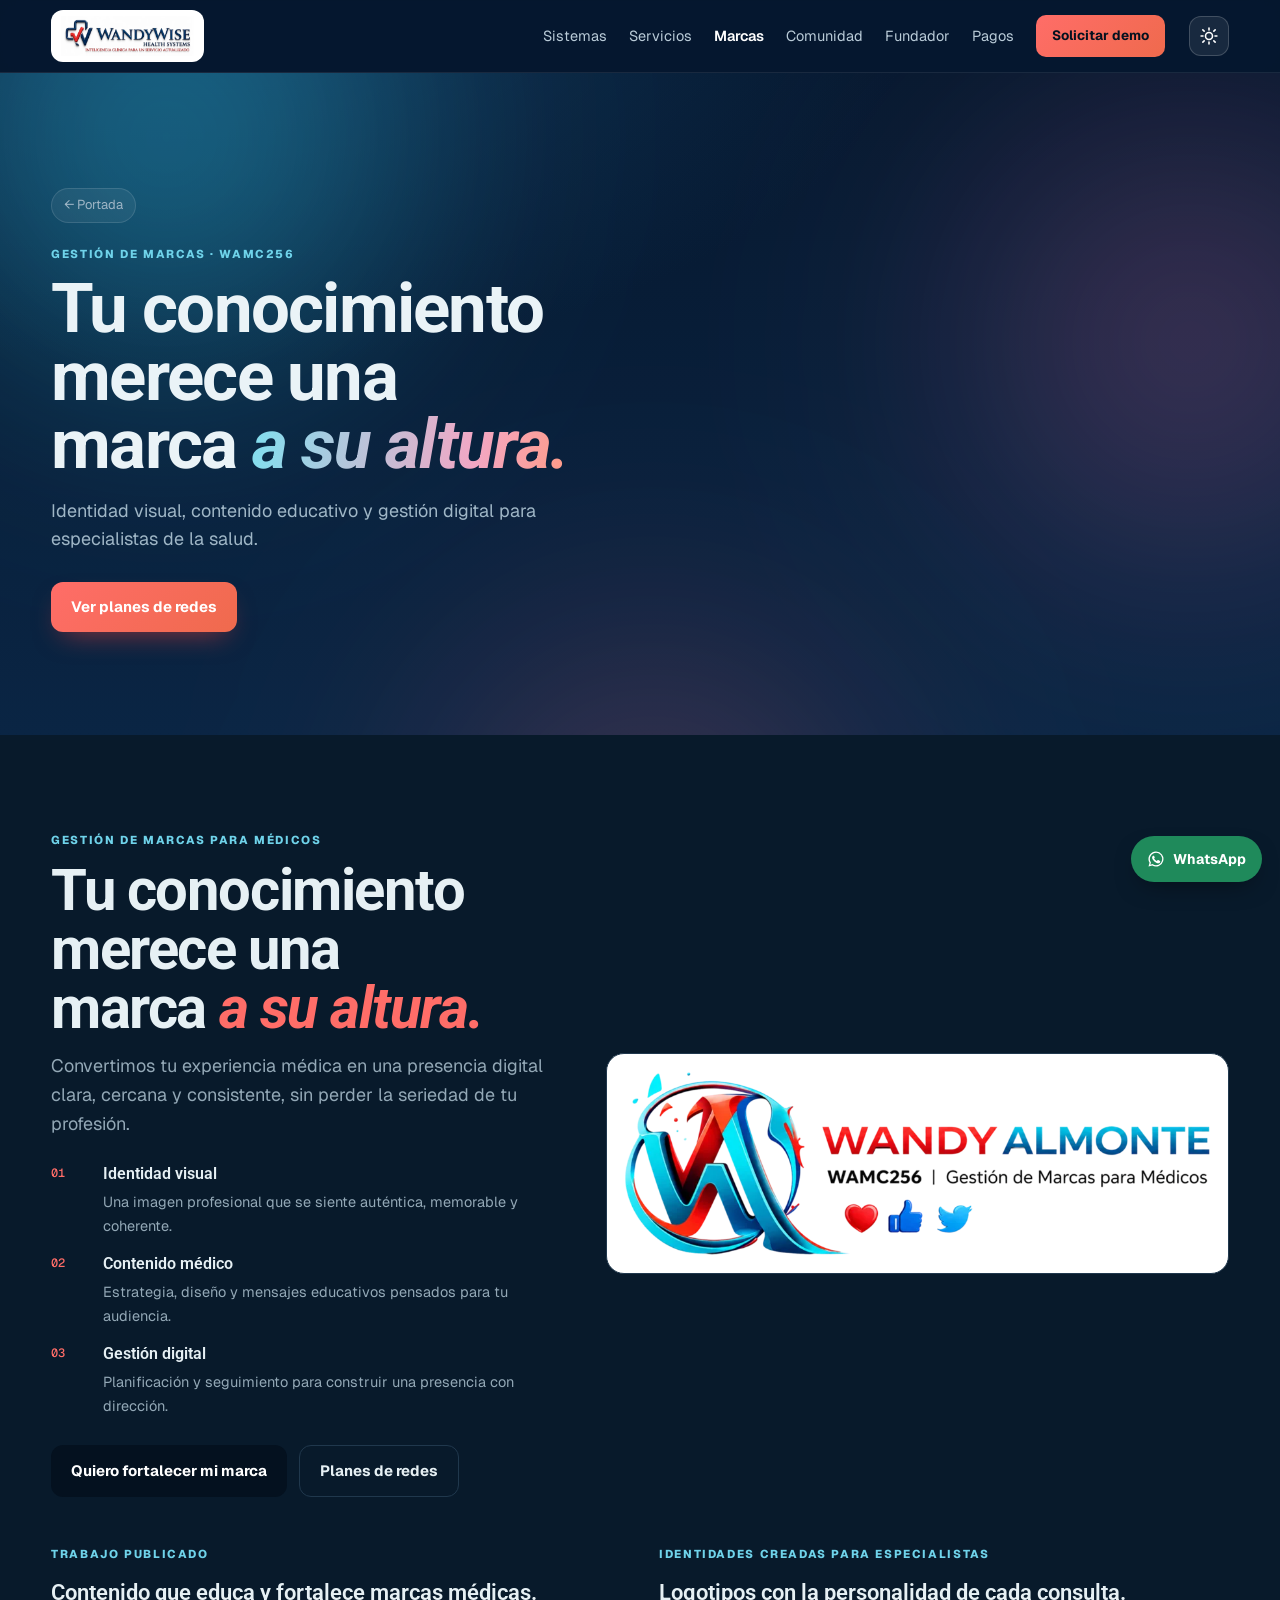
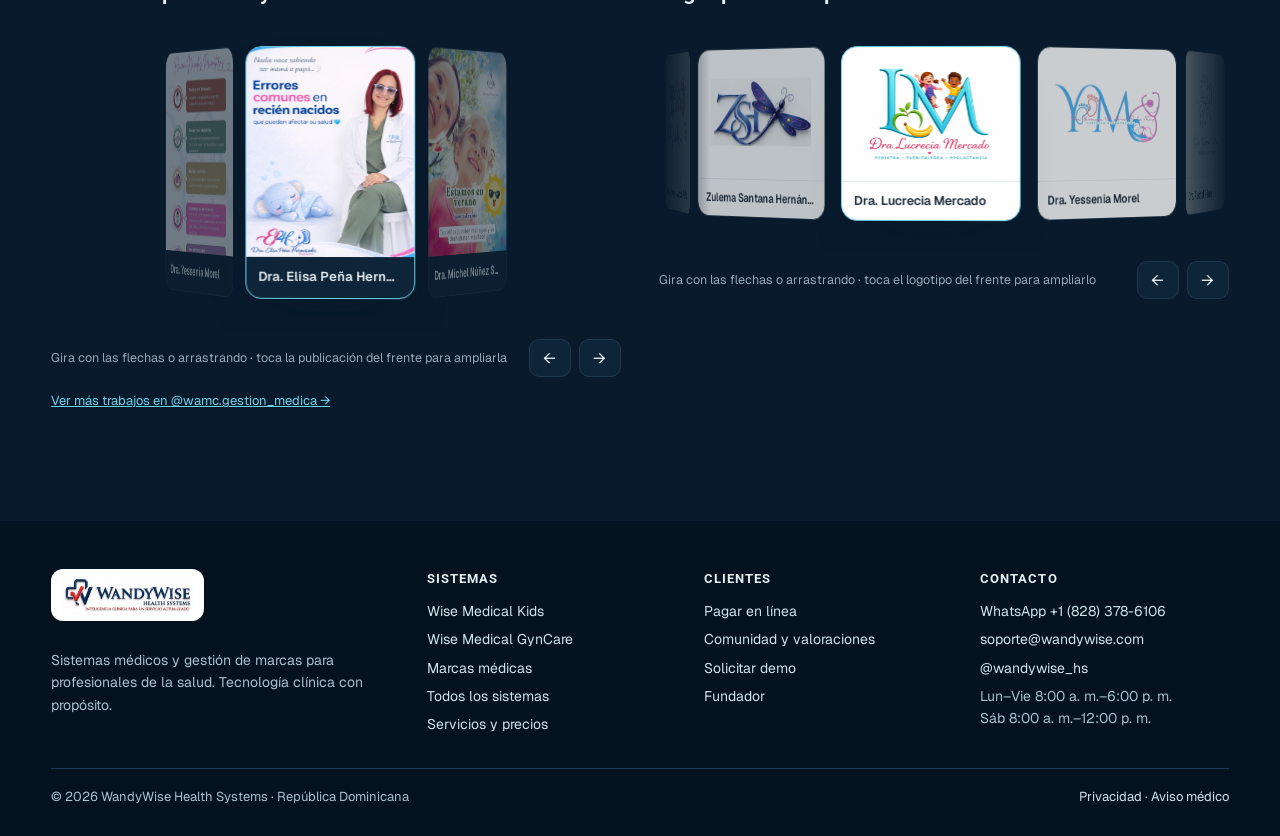
<file: marcas/index.html>
<!doctype html>
<html lang="es" data-theme="dark">
<head>
<meta charset="utf-8">
<script>try{var t=localStorage.getItem("wwhs_tema");if(t==="light"||t==="dark")document.documentElement.dataset.theme=t}catch(e){}</script>
<meta name="viewport" content="width=device-width, initial-scale=1, viewport-fit=cover">
<title>Gestión de marcas para médicos | WandyWise Health Systems</title>
<meta name="description" content="Identidad visual, contenido médico y gestión digital para especialistas, por WAMC256.">
<link rel="canonical" href="https://wandywise.com/marcas/">
<meta property="og:type" content="website">
<meta property="og:title" content="Gestión de marcas para médicos | WandyWise Health Systems">
<meta property="og:description" content="Identidad visual, contenido médico y gestión digital para especialistas, por WAMC256.">
<meta property="og:url" content="https://wandywise.com/marcas/">
<meta property="og:image" content="https://wandywise.com/img/og.jpg">
<meta name="theme-color" content="#06182f" id="meta-tema">
<meta name="view-transition" content="same-origin">
<link rel="icon" href="/img/favicon.png" type="image/png">
<link rel="apple-touch-icon" href="/img/apple-touch-icon.png">
<link rel="preconnect" href="https://fonts.googleapis.com">
<link rel="preconnect" href="https://fonts.gstatic.com" crossorigin>
<link rel="stylesheet" href="https://fonts.googleapis.com/css2?family=Geist:wght@300;400;500;600;700;800&family=Geist+Mono:wght@500&family=Roboto:ital,wght@0,400;0,500;0,700;1,500;1,700&display=swap">
<link rel="stylesheet" href="/assets/site.css?v=20261004">
</head>
<body class="">
<div class="strip"><div class="wrap">
  <div><span>República Dominicana · Demostraciones por WhatsApp</span></div>
  <div><span class="hide-s"><a href="https://www.instagram.com/wandywise_hs/" target="_blank" rel="noopener">IG @wandywise_hs</a></span><span class="hide-s"><a href="https://www.instagram.com/wamc.gestion_medica/" target="_blank" rel="noopener">IG @wamc.gestion_medica</a></span><span><a href="tel:+18283786106">+1 (828) 378-6106</a></span><span class="hide-s"><a href="mailto:soporte@wandywise.com">soporte@wandywise.com</a></span></div>
</div></div>
<header class="top" id="top"><div class="wrap">
  <a class="logo" href="/" aria-label="WandyWise Health Systems, inicio"><img src="/img/marca/wandywise.webp" alt="WandyWise Health Systems" width="900" height="271"></a>
  <div class="top-acc"><button class="theme-btn" type="button" aria-label="Cambiar a tema claro" title="Cambiar tema"><svg class="i-sun" viewBox="0 0 24 24" aria-hidden="true"><circle cx="12" cy="12" r="4.2"/><path d="M12 2.5v2.3M12 19.2v2.3M4.6 4.6l1.6 1.6M17.8 17.8l1.6 1.6M2.5 12h2.3M19.2 12h2.3M4.6 19.4l1.6-1.6M17.8 6.2l1.6-1.6"/></svg><svg class="i-moon" viewBox="0 0 24 24" aria-hidden="true"><path d="M20.5 14.2A8.5 8.5 0 0 1 9.8 3.5a8.5 8.5 0 1 0 10.7 10.7z"/></svg></button>
  <button class="menu-btn" aria-expanded="false" aria-controls="nav">Menú</button></div>
  <nav class="nav" id="nav" aria-label="Principal"><a href="/" class="to-cover">Portada</a><a href="/sistemas/">Sistemas</a><a href="/servicios/">Servicios</a><a href="/marcas/" aria-current="page">Marcas</a><a href="/comunidad/">Comunidad</a><a href="/wandy-almonte/">Fundador</a><a href="https://pagos.wandywise.com">Pagos</a><a class="btn-demo" href="/demo/">Solicitar demo</a></nav>
</div></header>
<main>
<section class="page-hero dark"><div class="aurora" aria-hidden="true"><i></i><i></i><i></i></div><div class="wrap">
  <div class="reveal"><a class="crumb" href="/">← Portada</a><p class="eyebrow">Gestión de marcas · WAMC256</p><h1>Tu conocimiento merece una marca <em>a su altura.</em></h1><p class="lede">Identidad visual, contenido educativo y gestión digital para especialistas de la salud.</p><div class="btns"><a class="btn primary" href="/servicios/#redes">Ver planes de redes</a></div></div>
  
</div></section><section class="block" id="marcas"><div class="wrap">
  <div class="brandrow">
    <div>
      <p class="eyebrow">Gestión de marcas para médicos</p>
      <h2 class="title">Tu conocimiento merece una marca <em>a su altura.</em></h2>
      <p class="lede">Convertimos tu experiencia médica en una presencia digital clara, cercana y consistente, sin perder la seriedad de tu profesión.</p>
      <div class="trio">
        <div><span class="n">01</span><h3>Identidad visual</h3><p>Una imagen profesional que se siente auténtica, memorable y coherente.</p></div>
        <div><span class="n">02</span><h3>Contenido médico</h3><p>Estrategia, diseño y mensajes educativos pensados para tu audiencia.</p></div>
        <div><span class="n">03</span><h3>Gestión digital</h3><p>Planificación y seguimiento para construir una presencia con dirección.</p></div>
      </div>
      <div class="btns"><a class="btn dark" href="https://wa.me/18283786106?text=Hola%2C%20WandyWise%20Health%20Systems.%20Quiero%20fortalecer%20mi%20marca%20m%C3%A9dica." target="_blank" rel="noopener">Quiero fortalecer mi marca</a><a class="btn ghost" href="/servicios/#redes">Planes de redes</a></div>
    </div>
    <div class="wamc"><img src="/img/marca/wamc256.webp" alt="Wandy Almonte, WAMC256, Gestión de Marcas para Médicos" loading="lazy" width="900" height="281"></div>
  </div>
  <div class="orbits2">
    <div>
      <p class="eyebrow">Trabajo publicado</p>
      <h3 class="orb-t">Contenido que educa y fortalece marcas médicas.</h3>
      <div class="orbit orbit-posts" data-ring data-speed="9"><div class="ring-view"><div class="ring-stage"><div class="ring-item"><figure class="post-card"><img class="zoom" data-zoom="posts" src="/img/posts/elisa.webp" alt="Publicación educativa para Dra. Elisa Peña Hernández" loading="lazy" width="900" height="1125" draggable="false"><figcaption>Dra. Elisa Peña Hernández</figcaption></figure></div><div class="ring-item"><figure class="post-card"><img class="zoom" data-zoom="posts" src="/img/posts/michel.webp" alt="Publicación educativa para Dra. Michel Núñez Suárez" loading="lazy" width="900" height="1125" draggable="false"><figcaption>Dra. Michel Núñez Suárez</figcaption></figure></div><div class="ring-item"><figure class="post-card"><img class="zoom" data-zoom="posts" src="/img/posts/rachel.webp" alt="Publicación educativa para Dra. Rachel Pérez" loading="lazy" width="900" height="1125" draggable="false"><figcaption>Dra. Rachel Pérez</figcaption></figure></div><div class="ring-item"><figure class="post-card"><img class="zoom" data-zoom="posts" src="/img/posts/annyle.webp" alt="Publicación educativa para Dra. Annyle Burgos" loading="lazy" width="900" height="1125" draggable="false"><figcaption>Dra. Annyle Burgos</figcaption></figure></div><div class="ring-item"><figure class="post-card"><img class="zoom" data-zoom="posts" src="/img/posts/glenys.webp" alt="Publicación educativa para Dra. Glenys Nina" loading="lazy" width="900" height="1125" draggable="false"><figcaption>Dra. Glenys Nina</figcaption></figure></div><div class="ring-item"><figure class="post-card"><img class="zoom" data-zoom="posts" src="/img/posts/yessenia.webp" alt="Publicación educativa para Dra. Yessenia Morel" loading="lazy" width="900" height="1125" draggable="false"><figcaption>Dra. Yessenia Morel</figcaption></figure></div></div></div>
    <div class="ring-ctl"><span class="auto">Gira con las flechas o arrastrando · toca la publicación del frente para ampliarla</span><div class="nav2"><button type="button" data-rdir="-1" aria-label="Anterior">←</button><button type="button" data-rdir="1" aria-label="Siguiente">→</button></div></div></div>
      <p class="note"><a href="https://www.instagram.com/wamc.gestion_medica/" target="_blank" rel="noopener">Ver más trabajos en @wamc.gestion_medica →</a></p>
    </div>
    <div>
      <p class="eyebrow">Identidades creadas para especialistas</p>
      <h3 class="orb-t">Logotipos con la personalidad de cada consulta.</h3>
      <div class="orbit orbit-logos" data-ring data-speed="11"><div class="ring-view"><div class="ring-stage"><div class="ring-item"><figure class="logo-card"><img class="zoom" data-zoom="logos" src="/img/clientes/lucrecia-mercado.webp" alt="Logotipo de Dra. Lucrecia Mercado" loading="lazy" draggable="false"><figcaption>Dra. Lucrecia Mercado</figcaption></figure></div><div class="ring-item"><figure class="logo-card"><img class="zoom" data-zoom="logos" src="/img/clientes/yessenia-morel.webp" alt="Logotipo de Dra. Yessenia Morel" loading="lazy" draggable="false"><figcaption>Dra. Yessenia Morel</figcaption></figure></div><div class="ring-item"><figure class="logo-card"><img class="zoom" data-zoom="logos" src="/img/clientes/rachel-perez.webp" alt="Logotipo de Dra. Rachel Pérez" loading="lazy" draggable="false"><figcaption>Dra. Rachel Pérez</figcaption></figure></div><div class="ring-item"><figure class="logo-card"><img class="zoom" data-zoom="logos" src="/img/clientes/elisa-pena.webp" alt="Logotipo de Dra. Elisa Peña Hernández" loading="lazy" draggable="false"><figcaption>Dra. Elisa Peña Hernández</figcaption></figure></div><div class="ring-item"><figure class="logo-card"><img class="zoom" data-zoom="logos" src="/img/clientes/annyle-burgos.webp" alt="Logotipo de Dra. Annyle Burgos" loading="lazy" draggable="false"><figcaption>Dra. Annyle Burgos</figcaption></figure></div><div class="ring-item"><figure class="logo-card"><img class="zoom" data-zoom="logos" src="/img/clientes/glenys-nina.webp" alt="Logotipo de Dra. Glenys Nina" loading="lazy" draggable="false"><figcaption>Dra. Glenys Nina</figcaption></figure></div><div class="ring-item"><figure class="logo-card"><img class="zoom" data-zoom="logos" src="/img/clientes/michel-nunez.webp" alt="Logotipo de Dra. Michel Núñez Suárez" loading="lazy" draggable="false"><figcaption>Dra. Michel Núñez Suárez</figcaption></figure></div><div class="ring-item"><figure class="logo-card"><img class="zoom" data-zoom="logos" src="/img/clientes/rossiny-jaquez.webp" alt="Logotipo de Dra. Rossiny Jaquez" loading="lazy" draggable="false"><figcaption>Dra. Rossiny Jaquez</figcaption></figure></div><div class="ring-item"><figure class="logo-card"><img class="zoom" data-zoom="logos" src="/img/clientes/evelyn-marcel-2.webp" alt="Logotipo de Dra. Evelyn Marcel Peña" loading="lazy" draggable="false"><figcaption>Dra. Evelyn Marcel Peña</figcaption></figure></div><div class="ring-item"><figure class="logo-card"><img class="zoom" data-zoom="logos" src="/img/clientes/zulema.webp" alt="Logotipo de Zulema Santana Hernández" loading="lazy" draggable="false"><figcaption>Zulema Santana Hernández</figcaption></figure></div></div></div>
    <div class="ring-ctl"><span class="auto">Gira con las flechas o arrastrando · toca el logotipo del frente para ampliarlo</span><div class="nav2"><button type="button" data-rdir="-1" aria-label="Anterior">←</button><button type="button" data-rdir="1" aria-label="Siguiente">→</button></div></div></div>
    </div>
  </div>
</div></section>

</main>
<footer class="foot"><div class="wrap">
  <div class="grid">
    <div>
      <a class="logo" href="/"><img src="/img/marca/wandywise.webp" alt="WandyWise Health Systems" width="900" height="271"></a>
      <p>Sistemas médicos y gestión de marcas para profesionales de la salud. Tecnología clínica con propósito.</p>
    </div>
    <div><h4>Sistemas</h4><ul>
      <li><a href="/wise-medical-kids/">Wise Medical Kids</a></li>
      <li><a href="/wise-medical-gyncare/">Wise Medical GynCare</a></li>
      <li><a href="/marcas/">Marcas médicas</a></li>
      <li><a href="/sistemas/">Todos los sistemas</a></li>
      <li><a href="/servicios/">Servicios y precios</a></li>
    </ul></div>
    <div><h4>Clientes</h4><ul>
      <li><a href="https://pagos.wandywise.com">Pagar en línea</a></li>
      <li><a href="/comunidad/">Comunidad y valoraciones</a></li>
      <li><a href="/demo/">Solicitar demo</a></li>
      <li><a href="/wandy-almonte/">Fundador</a></li>
    </ul></div>
    <div><h4>Contacto</h4><ul>
      <li><a href="https://wa.me/18283786106?text=Hola%2C%20WandyWise%20Health%20Systems." target="_blank" rel="noopener">WhatsApp +1 (828) 378-6106</a></li>
      <li><a href="mailto:soporte@wandywise.com">soporte@wandywise.com</a></li>
      <li><a href="https://www.instagram.com/wandywise_hs/" target="_blank" rel="noopener">@wandywise_hs</a></li>
      <li>Lun–Vie 8:00 a. m.–6:00 p. m.<br>Sáb 8:00 a. m.–12:00 p. m.</li>
    </ul></div>
  </div>
  <div class="legalrow"><span>© <span id="year">2026</span> WandyWise Health Systems · República Dominicana <span class="visits" hidden>· <b id="visitas">—</b> visitas</span></span><span><a href="/privacidad/">Privacidad</a> · <a href="/aviso-medico/">Aviso médico</a></span></div>
</div></footer>
<a class="wa-float" href="https://wa.me/18283786106?text=Hola%2C%20WandyWise%20Health%20Systems.%20Deseo%20informaci%C3%B3n." target="_blank" rel="noopener" aria-label="Escríbenos por WhatsApp"><svg viewBox="0 0 24 24" aria-hidden="true" fill="currentColor"><path d="M12 2a10 10 0 0 0-8.6 15.1L2 22l5-1.3A10 10 0 1 0 12 2Zm0 18.2a8.2 8.2 0 0 1-4.2-1.2l-.3-.2-3 .8.8-2.9-.2-.3A8.2 8.2 0 1 1 12 20.2Zm4.5-6.1c-.2-.1-1.5-.7-1.7-.8s-.4-.1-.6.1-.7.8-.8 1-.3.2-.5.1a6.7 6.7 0 0 1-3.3-2.9c-.3-.4.2-.4.7-1.3a.4.4 0 0 0 0-.4l-.8-1.8c-.2-.5-.4-.4-.6-.4h-.5a1 1 0 0 0-.7.3 3 3 0 0 0-.9 2.2 5.2 5.2 0 0 0 1.1 2.7 11.8 11.8 0 0 0 4.5 4 5.2 5.2 0 0 0 3.2.7 2.7 2.7 0 0 0 1.8-1.3 2.2 2.2 0 0 0 .2-1.3c-.1-.1-.3-.2-.5-.3Z"/></svg><span>WhatsApp</span></a>
<script src="/assets/site.js?v=20261004" defer></script>
</body>
</html>
</file>
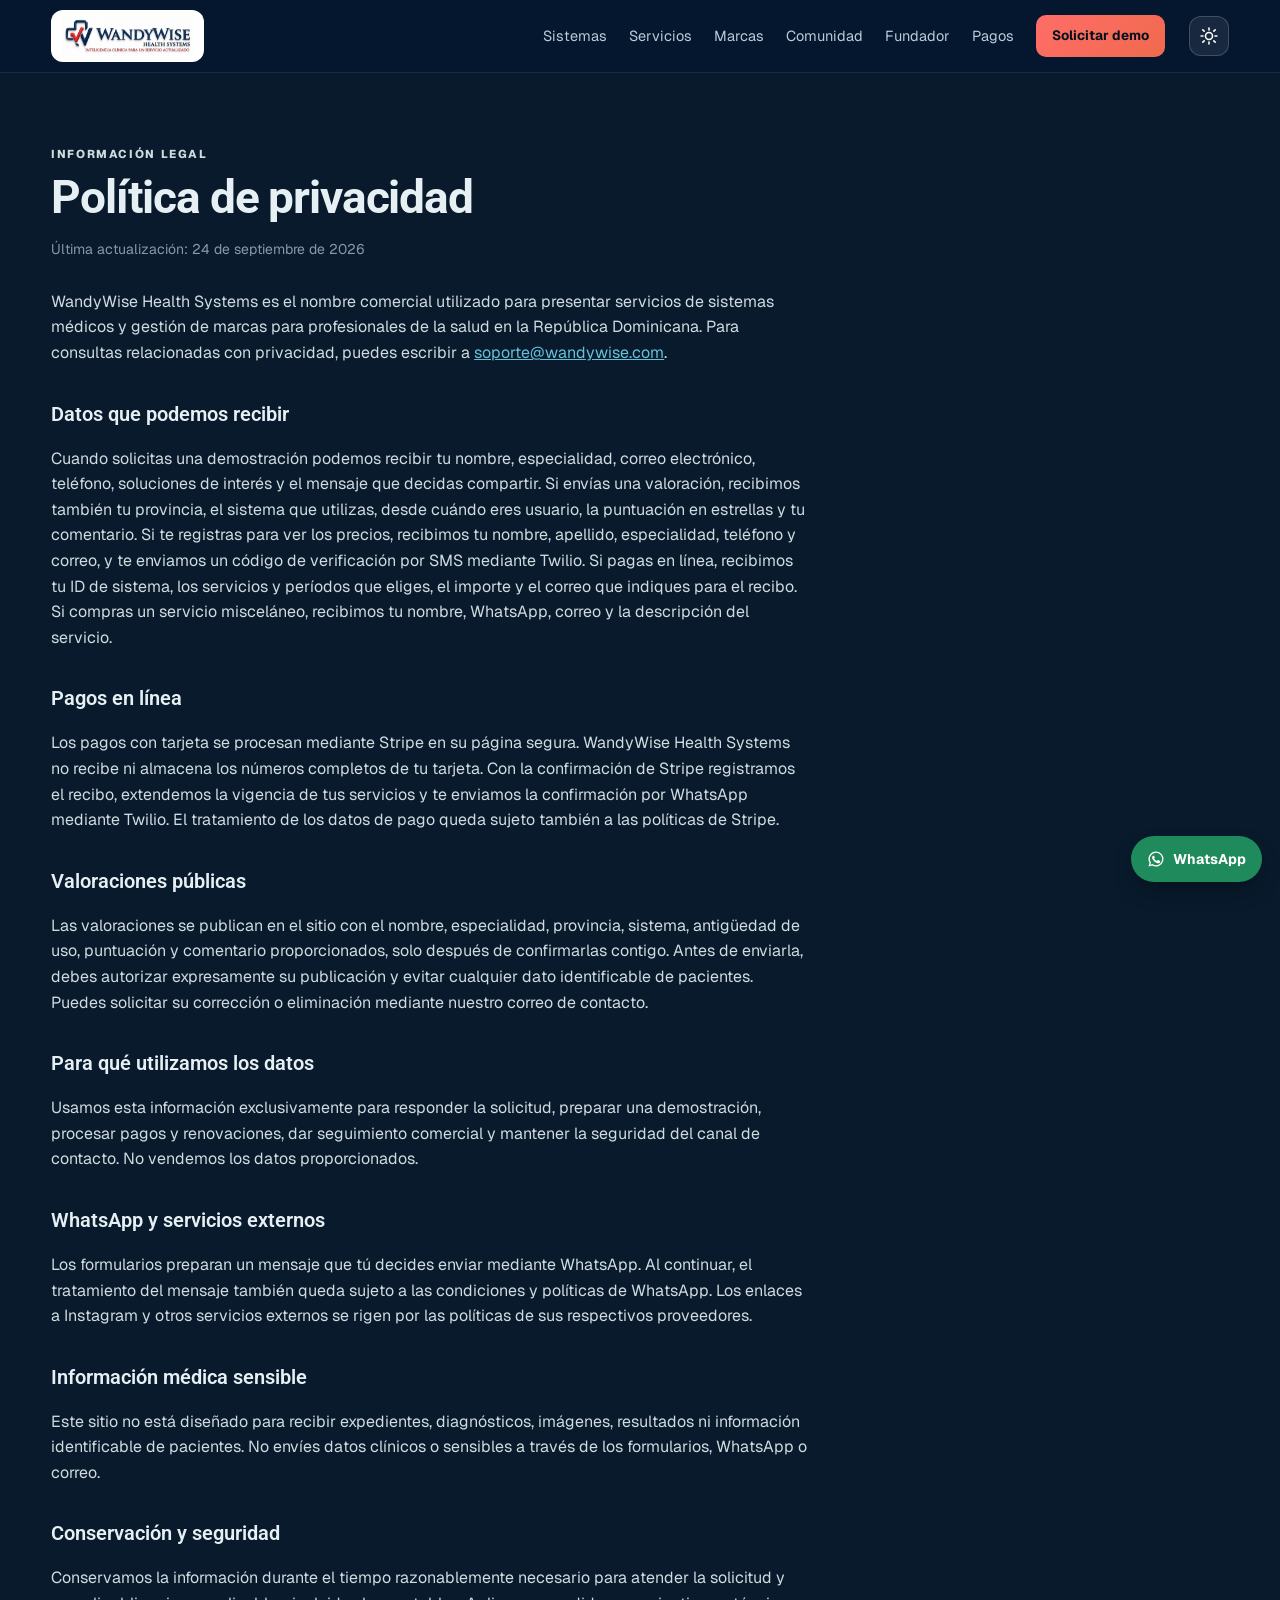
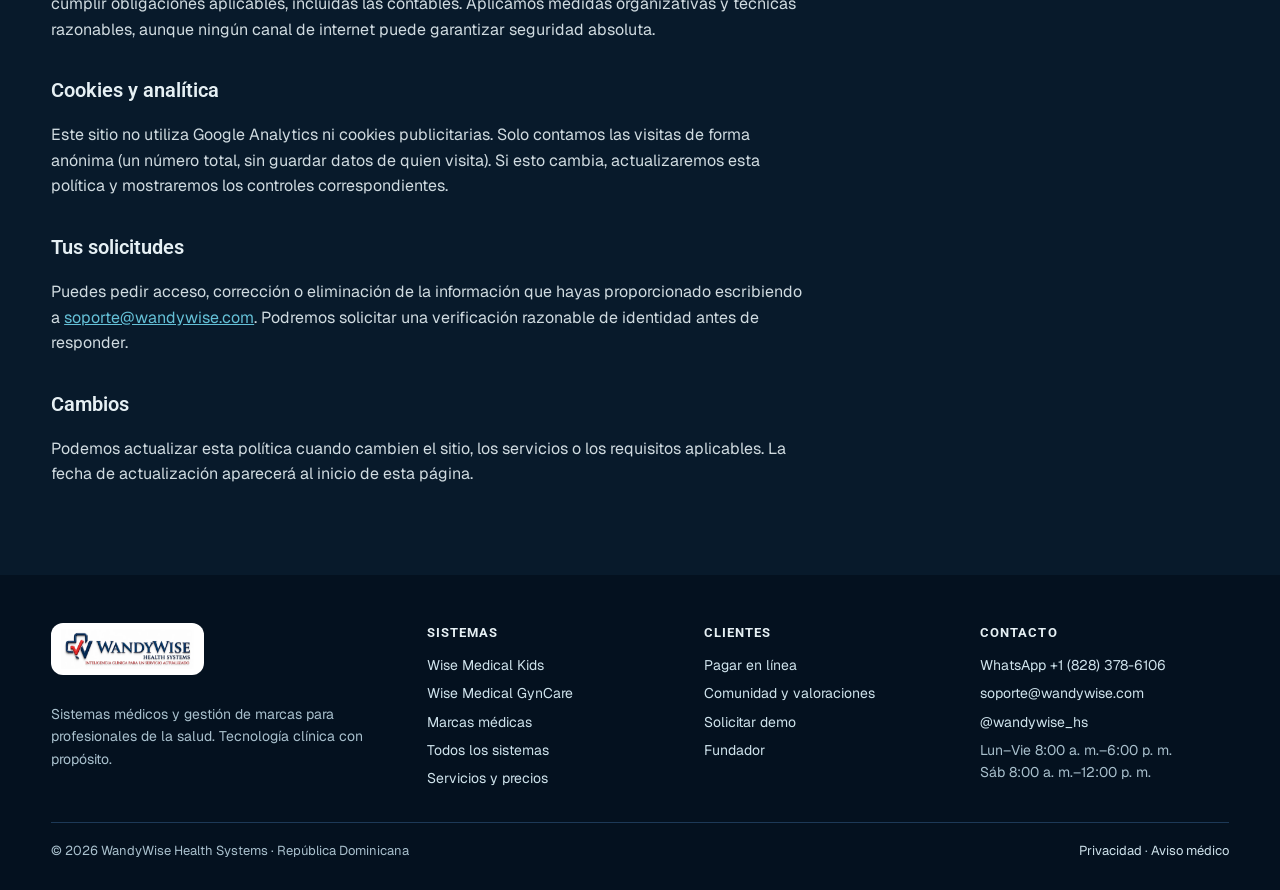
<file: privacidad/index.html>
<!doctype html>
<html lang="es" data-theme="dark">
<head>
<meta charset="utf-8">
<script>try{var t=localStorage.getItem("wwhs_tema");if(t==="light"||t==="dark")document.documentElement.dataset.theme=t}catch(e){}</script>
<meta name="viewport" content="width=device-width, initial-scale=1, viewport-fit=cover">
<title>Política de privacidad | WandyWise Health Systems</title>
<meta name="description" content="Cómo WandyWise Health Systems trata los datos que recibe por sus formularios, WhatsApp y pagos en línea.">
<link rel="canonical" href="https://wandywise.com/privacidad/">
<meta property="og:type" content="website">
<meta property="og:title" content="Política de privacidad | WandyWise Health Systems">
<meta property="og:description" content="Cómo WandyWise Health Systems trata los datos que recibe por sus formularios, WhatsApp y pagos en línea.">
<meta property="og:url" content="https://wandywise.com/privacidad/">
<meta property="og:image" content="https://wandywise.com/img/og.jpg">
<meta name="theme-color" content="#06182f" id="meta-tema">
<meta name="view-transition" content="same-origin">
<link rel="icon" href="/img/favicon.png" type="image/png">
<link rel="apple-touch-icon" href="/img/apple-touch-icon.png">
<link rel="preconnect" href="https://fonts.googleapis.com">
<link rel="preconnect" href="https://fonts.gstatic.com" crossorigin>
<link rel="stylesheet" href="https://fonts.googleapis.com/css2?family=Geist:wght@300;400;500;600;700;800&family=Geist+Mono:wght@500&family=Roboto:ital,wght@0,400;0,500;0,700;1,500;1,700&display=swap">
<link rel="stylesheet" href="/assets/site.css?v=20261004">
</head>
<body class="">
<div class="strip"><div class="wrap">
  <div><span>República Dominicana · Demostraciones por WhatsApp</span></div>
  <div><span class="hide-s"><a href="https://www.instagram.com/wandywise_hs/" target="_blank" rel="noopener">IG @wandywise_hs</a></span><span class="hide-s"><a href="https://www.instagram.com/wamc.gestion_medica/" target="_blank" rel="noopener">IG @wamc.gestion_medica</a></span><span><a href="tel:+18283786106">+1 (828) 378-6106</a></span><span class="hide-s"><a href="mailto:soporte@wandywise.com">soporte@wandywise.com</a></span></div>
</div></div>
<header class="top" id="top"><div class="wrap">
  <a class="logo" href="/" aria-label="WandyWise Health Systems, inicio"><img src="/img/marca/wandywise.webp" alt="WandyWise Health Systems" width="900" height="271"></a>
  <div class="top-acc"><button class="theme-btn" type="button" aria-label="Cambiar a tema claro" title="Cambiar tema"><svg class="i-sun" viewBox="0 0 24 24" aria-hidden="true"><circle cx="12" cy="12" r="4.2"/><path d="M12 2.5v2.3M12 19.2v2.3M4.6 4.6l1.6 1.6M17.8 17.8l1.6 1.6M2.5 12h2.3M19.2 12h2.3M4.6 19.4l1.6-1.6M17.8 6.2l1.6-1.6"/></svg><svg class="i-moon" viewBox="0 0 24 24" aria-hidden="true"><path d="M20.5 14.2A8.5 8.5 0 0 1 9.8 3.5a8.5 8.5 0 1 0 10.7 10.7z"/></svg></button>
  <button class="menu-btn" aria-expanded="false" aria-controls="nav">Menú</button></div>
  <nav class="nav" id="nav" aria-label="Principal"><a href="/" class="to-cover">Portada</a><a href="/sistemas/">Sistemas</a><a href="/servicios/">Servicios</a><a href="/marcas/">Marcas</a><a href="/comunidad/">Comunidad</a><a href="/wandy-almonte/">Fundador</a><a href="https://pagos.wandywise.com">Pagos</a><a class="btn-demo" href="/demo/">Solicitar demo</a></nav>
</div></header>
<main>

<div class="wrap"><article class="legal">
<p class="eyebrow">Información legal</p>
<h1>Política de privacidad</h1>
<p class="upd">Última actualización: 24 de septiembre de 2026</p>
<p>WandyWise Health Systems es el nombre comercial utilizado para presentar servicios de sistemas médicos y gestión de marcas para profesionales de la salud en la República Dominicana. Para consultas relacionadas con privacidad, puedes escribir a <a href="mailto:soporte@wandywise.com">soporte@wandywise.com</a>.</p>
<h2>Datos que podemos recibir</h2>
<p>Cuando solicitas una demostración podemos recibir tu nombre, especialidad, correo electrónico, teléfono, soluciones de interés y el mensaje que decidas compartir. Si envías una valoración, recibimos también tu provincia, el sistema que utilizas, desde cuándo eres usuario, la puntuación en estrellas y tu comentario. Si te registras para ver los precios, recibimos tu nombre, apellido, especialidad, teléfono y correo, y te enviamos un código de verificación por SMS mediante Twilio. Si pagas en línea, recibimos tu ID de sistema, los servicios y períodos que eliges, el importe y el correo que indiques para el recibo. Si compras un servicio misceláneo, recibimos tu nombre, WhatsApp, correo y la descripción del servicio.</p>
<h2>Pagos en línea</h2>
<p>Los pagos con tarjeta se procesan mediante Stripe en su página segura. WandyWise Health Systems no recibe ni almacena los números completos de tu tarjeta. Con la confirmación de Stripe registramos el recibo, extendemos la vigencia de tus servicios y te enviamos la confirmación por WhatsApp mediante Twilio. El tratamiento de los datos de pago queda sujeto también a las políticas de Stripe.</p>
<h2>Valoraciones públicas</h2>
<p>Las valoraciones se publican en el sitio con el nombre, especialidad, provincia, sistema, antigüedad de uso, puntuación y comentario proporcionados, solo después de confirmarlas contigo. Antes de enviarla, debes autorizar expresamente su publicación y evitar cualquier dato identificable de pacientes. Puedes solicitar su corrección o eliminación mediante nuestro correo de contacto.</p>
<h2>Para qué utilizamos los datos</h2>
<p>Usamos esta información exclusivamente para responder la solicitud, preparar una demostración, procesar pagos y renovaciones, dar seguimiento comercial y mantener la seguridad del canal de contacto. No vendemos los datos proporcionados.</p>
<h2>WhatsApp y servicios externos</h2>
<p>Los formularios preparan un mensaje que tú decides enviar mediante WhatsApp. Al continuar, el tratamiento del mensaje también queda sujeto a las condiciones y políticas de WhatsApp. Los enlaces a Instagram y otros servicios externos se rigen por las políticas de sus respectivos proveedores.</p>
<h2>Información médica sensible</h2>
<p>Este sitio no está diseñado para recibir expedientes, diagnósticos, imágenes, resultados ni información identificable de pacientes. No envíes datos clínicos o sensibles a través de los formularios, WhatsApp o correo.</p>
<h2>Conservación y seguridad</h2>
<p>Conservamos la información durante el tiempo razonablemente necesario para atender la solicitud y cumplir obligaciones aplicables, incluidas las contables. Aplicamos medidas organizativas y técnicas razonables, aunque ningún canal de internet puede garantizar seguridad absoluta.</p>
<h2>Cookies y analítica</h2>
<p>Este sitio no utiliza Google Analytics ni cookies publicitarias. Solo contamos las visitas de forma anónima (un número total, sin guardar datos de quien visita). Si esto cambia, actualizaremos esta política y mostraremos los controles correspondientes.</p>
<h2>Tus solicitudes</h2>
<p>Puedes pedir acceso, corrección o eliminación de la información que hayas proporcionado escribiendo a <a href="mailto:soporte@wandywise.com">soporte@wandywise.com</a>. Podremos solicitar una verificación razonable de identidad antes de responder.</p>
<h2>Cambios</h2>
<p>Podemos actualizar esta política cuando cambien el sitio, los servicios o los requisitos aplicables. La fecha de actualización aparecerá al inicio de esta página.</p>
</article></div>
</main>
<footer class="foot"><div class="wrap">
  <div class="grid">
    <div>
      <a class="logo" href="/"><img src="/img/marca/wandywise.webp" alt="WandyWise Health Systems" width="900" height="271"></a>
      <p>Sistemas médicos y gestión de marcas para profesionales de la salud. Tecnología clínica con propósito.</p>
    </div>
    <div><h4>Sistemas</h4><ul>
      <li><a href="/wise-medical-kids/">Wise Medical Kids</a></li>
      <li><a href="/wise-medical-gyncare/">Wise Medical GynCare</a></li>
      <li><a href="/marcas/">Marcas médicas</a></li>
      <li><a href="/sistemas/">Todos los sistemas</a></li>
      <li><a href="/servicios/">Servicios y precios</a></li>
    </ul></div>
    <div><h4>Clientes</h4><ul>
      <li><a href="https://pagos.wandywise.com">Pagar en línea</a></li>
      <li><a href="/comunidad/">Comunidad y valoraciones</a></li>
      <li><a href="/demo/">Solicitar demo</a></li>
      <li><a href="/wandy-almonte/">Fundador</a></li>
    </ul></div>
    <div><h4>Contacto</h4><ul>
      <li><a href="https://wa.me/18283786106?text=Hola%2C%20WandyWise%20Health%20Systems." target="_blank" rel="noopener">WhatsApp +1 (828) 378-6106</a></li>
      <li><a href="mailto:soporte@wandywise.com">soporte@wandywise.com</a></li>
      <li><a href="https://www.instagram.com/wandywise_hs/" target="_blank" rel="noopener">@wandywise_hs</a></li>
      <li>Lun–Vie 8:00 a. m.–6:00 p. m.<br>Sáb 8:00 a. m.–12:00 p. m.</li>
    </ul></div>
  </div>
  <div class="legalrow"><span>© <span id="year">2026</span> WandyWise Health Systems · República Dominicana <span class="visits" hidden>· <b id="visitas">—</b> visitas</span></span><span><a href="/privacidad/">Privacidad</a> · <a href="/aviso-medico/">Aviso médico</a></span></div>
</div></footer>
<a class="wa-float" href="https://wa.me/18283786106?text=Hola%2C%20WandyWise%20Health%20Systems.%20Deseo%20informaci%C3%B3n." target="_blank" rel="noopener" aria-label="Escríbenos por WhatsApp"><svg viewBox="0 0 24 24" aria-hidden="true" fill="currentColor"><path d="M12 2a10 10 0 0 0-8.6 15.1L2 22l5-1.3A10 10 0 1 0 12 2Zm0 18.2a8.2 8.2 0 0 1-4.2-1.2l-.3-.2-3 .8.8-2.9-.2-.3A8.2 8.2 0 1 1 12 20.2Zm4.5-6.1c-.2-.1-1.5-.7-1.7-.8s-.4-.1-.6.1-.7.8-.8 1-.3.2-.5.1a6.7 6.7 0 0 1-3.3-2.9c-.3-.4.2-.4.7-1.3a.4.4 0 0 0 0-.4l-.8-1.8c-.2-.5-.4-.4-.6-.4h-.5a1 1 0 0 0-.7.3 3 3 0 0 0-.9 2.2 5.2 5.2 0 0 0 1.1 2.7 11.8 11.8 0 0 0 4.5 4 5.2 5.2 0 0 0 3.2.7 2.7 2.7 0 0 0 1.8-1.3 2.2 2.2 0 0 0 .2-1.3c-.1-.1-.3-.2-.5-.3Z"/></svg><span>WhatsApp</span></a>
<script src="/assets/site.js?v=20261004" defer></script>
</body>
</html>
</file>
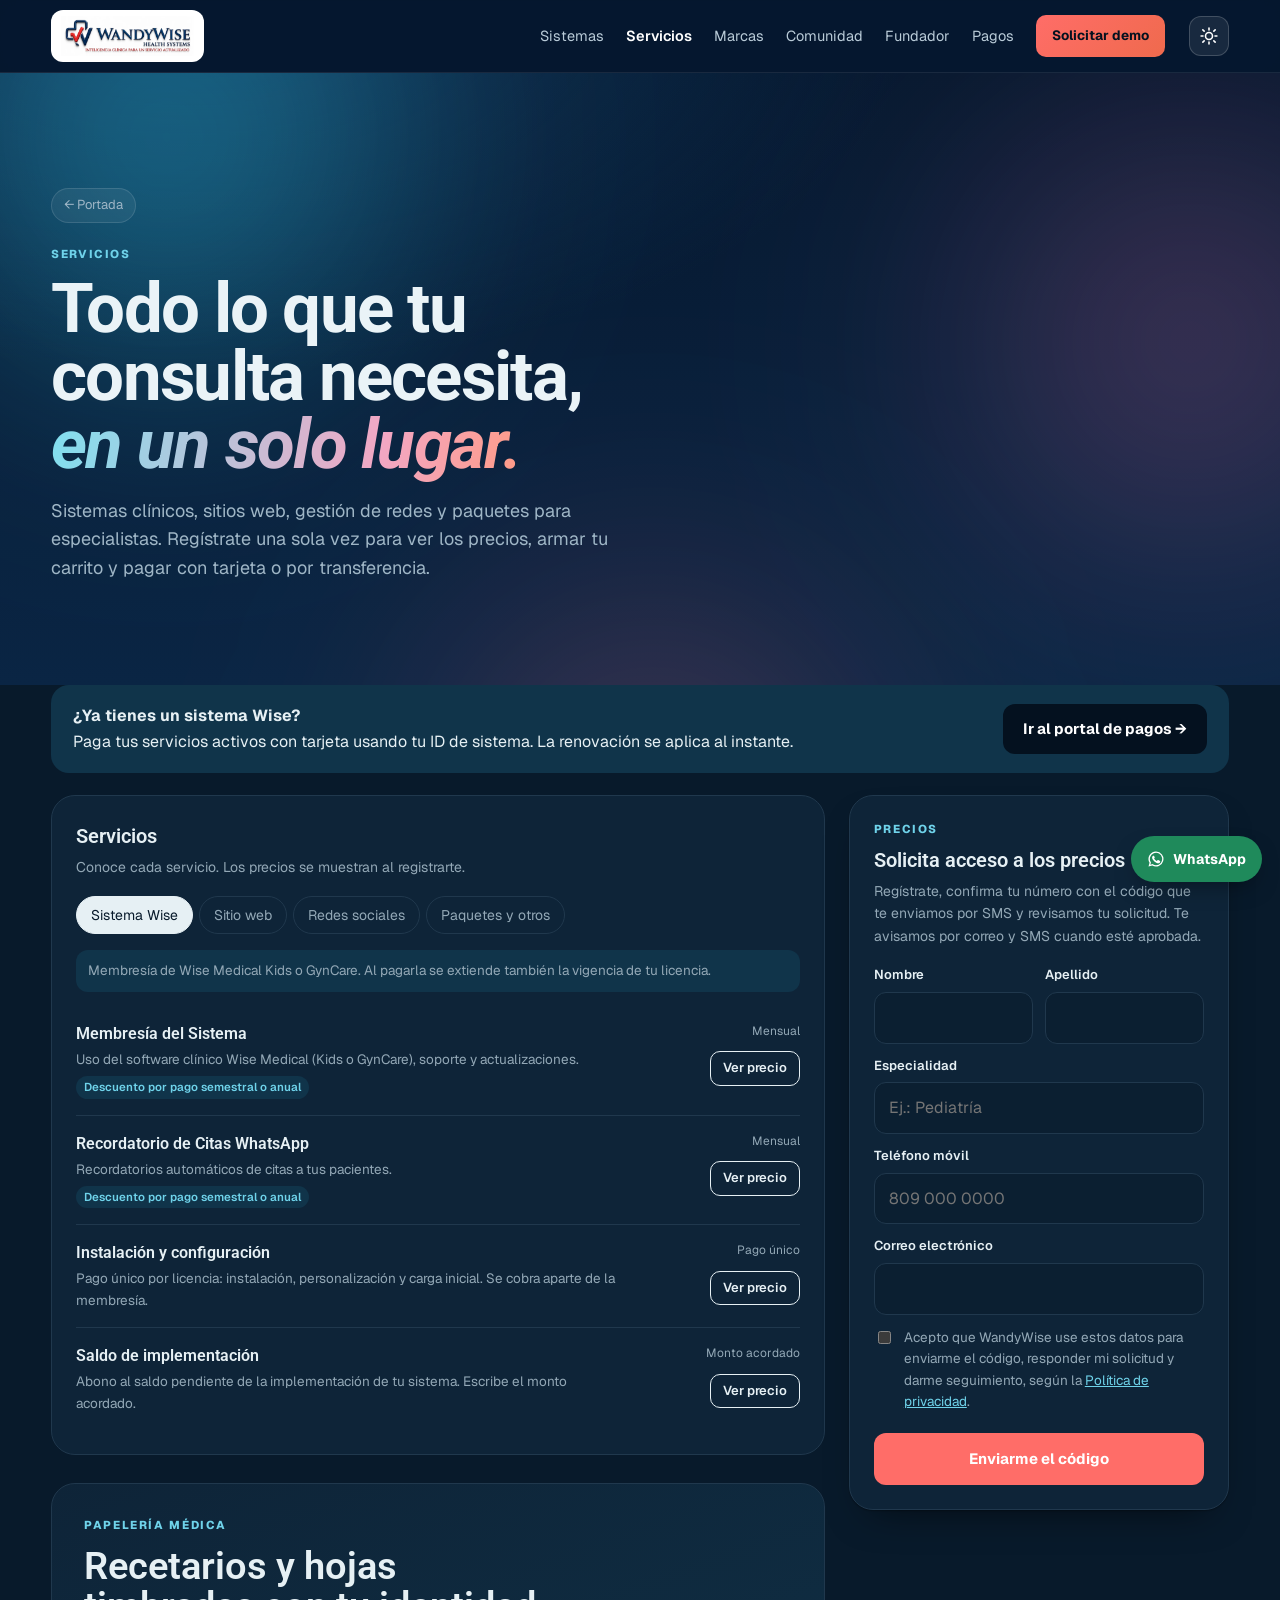
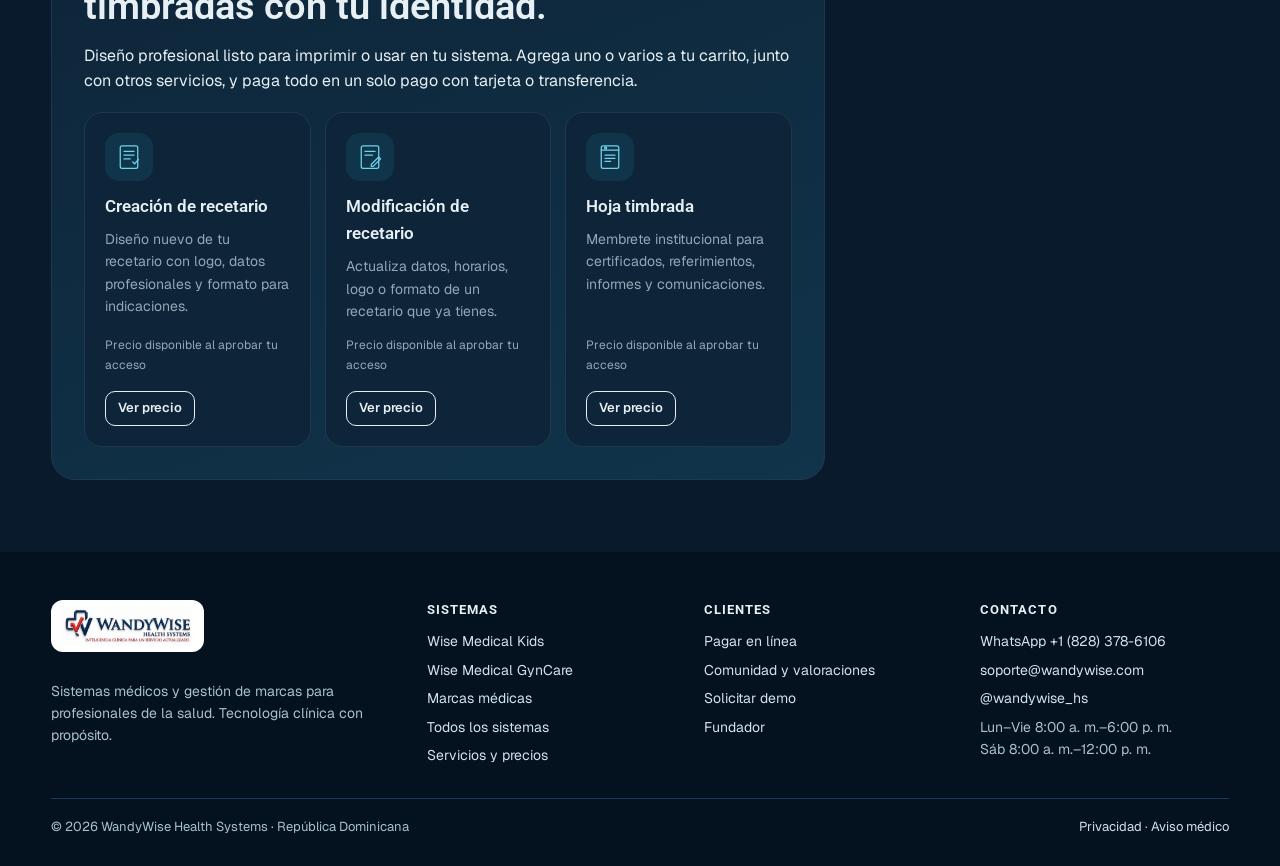
<file: servicios/index.html>
<!doctype html>
<html lang="es" data-theme="dark">
<head>
<meta charset="utf-8">
<script>try{var t=localStorage.getItem("wwhs_tema");if(t==="light"||t==="dark")document.documentElement.dataset.theme=t}catch(e){}</script>
<meta name="viewport" content="width=device-width, initial-scale=1, viewport-fit=cover">
<title>Servicios y precios | WandyWise Health Systems</title>
<meta name="description" content="Membresía de los sistemas Wise, sitios web para médicos, gestión de redes y paquetes, con descuentos por pago semestral o anual.">
<link rel="canonical" href="https://wandywise.com/servicios/">
<meta property="og:type" content="website">
<meta property="og:title" content="Servicios y precios | WandyWise Health Systems">
<meta property="og:description" content="Membresía de los sistemas Wise, sitios web para médicos, gestión de redes y paquetes, con descuentos por pago semestral o anual.">
<meta property="og:url" content="https://wandywise.com/servicios/">
<meta property="og:image" content="https://wandywise.com/img/og.jpg">
<meta name="theme-color" content="#06182f" id="meta-tema">
<meta name="view-transition" content="same-origin">
<link rel="icon" href="/img/favicon.png" type="image/png">
<link rel="apple-touch-icon" href="/img/apple-touch-icon.png">
<link rel="preconnect" href="https://fonts.googleapis.com">
<link rel="preconnect" href="https://fonts.gstatic.com" crossorigin>
<link rel="stylesheet" href="https://fonts.googleapis.com/css2?family=Geist:wght@300;400;500;600;700;800&family=Geist+Mono:wght@500&family=Roboto:ital,wght@0,400;0,500;0,700;1,500;1,700&display=swap">
<link rel="stylesheet" href="/assets/site.css?v=20261004">
</head>
<body class="">
<div class="strip"><div class="wrap">
  <div><span>República Dominicana · Demostraciones por WhatsApp</span></div>
  <div><span class="hide-s"><a href="https://www.instagram.com/wandywise_hs/" target="_blank" rel="noopener">IG @wandywise_hs</a></span><span class="hide-s"><a href="https://www.instagram.com/wamc.gestion_medica/" target="_blank" rel="noopener">IG @wamc.gestion_medica</a></span><span><a href="tel:+18283786106">+1 (828) 378-6106</a></span><span class="hide-s"><a href="mailto:soporte@wandywise.com">soporte@wandywise.com</a></span></div>
</div></div>
<header class="top" id="top"><div class="wrap">
  <a class="logo" href="/" aria-label="WandyWise Health Systems, inicio"><img src="/img/marca/wandywise.webp" alt="WandyWise Health Systems" width="900" height="271"></a>
  <div class="top-acc"><button class="theme-btn" type="button" aria-label="Cambiar a tema claro" title="Cambiar tema"><svg class="i-sun" viewBox="0 0 24 24" aria-hidden="true"><circle cx="12" cy="12" r="4.2"/><path d="M12 2.5v2.3M12 19.2v2.3M4.6 4.6l1.6 1.6M17.8 17.8l1.6 1.6M2.5 12h2.3M19.2 12h2.3M4.6 19.4l1.6-1.6M17.8 6.2l1.6-1.6"/></svg><svg class="i-moon" viewBox="0 0 24 24" aria-hidden="true"><path d="M20.5 14.2A8.5 8.5 0 0 1 9.8 3.5a8.5 8.5 0 1 0 10.7 10.7z"/></svg></button>
  <button class="menu-btn" aria-expanded="false" aria-controls="nav">Menú</button></div>
  <nav class="nav" id="nav" aria-label="Principal"><a href="/" class="to-cover">Portada</a><a href="/sistemas/">Sistemas</a><a href="/servicios/" aria-current="page">Servicios</a><a href="/marcas/">Marcas</a><a href="/comunidad/">Comunidad</a><a href="/wandy-almonte/">Fundador</a><a href="https://pagos.wandywise.com">Pagos</a><a class="btn-demo" href="/demo/">Solicitar demo</a></nav>
</div></header>
<main>
<section class="page-hero dark"><div class="aurora" aria-hidden="true"><i></i><i></i><i></i></div><div class="wrap">
  <div class="reveal" style="max-width:780px"><a class="crumb" href="/">← Portada</a>
    <p class="eyebrow">Servicios</p>
    <h1>Todo lo que tu consulta necesita, <em>en un solo lugar.</em></h1>
    <p class="lede">Sistemas clínicos, sitios web, gestión de redes y paquetes para especialistas. Regístrate una sola vez para ver los precios, armar tu carrito y pagar con tarjeta o por transferencia.</p>
  </div>
</div></section>

<section style="padding-bottom:72px"><div class="wrap">
  <div id="ret-banner" hidden role="status"></div>

  <div class="client-box">
    <p><b>¿Ya tienes un sistema Wise?</b>Paga tus servicios activos con tarjeta usando tu ID de sistema. La renovación se aplica al instante.</p>
    <a class="btn dark" href="https://pagos.wandywise.com">Ir al portal de pagos →</a>
  </div>

  <div class="shop">
    <div>
      <section class="panel" aria-labelledby="h-cat" id="catalogo">
        <h3 id="h-cat">Servicios</h3>
        <p class="sub" id="cat-sub">Conoce cada servicio. Los precios se muestran al registrarte.</p>
        <div class="svc-tabs" role="tablist" id="tabs"></div>
        <p class="catnote" id="catnote"></p>
        <div id="catalog"></div>
      </section>

      <section class="papel" id="papeleria" aria-labelledby="h-papel">
        <div class="papel-head">
          <p class="eyebrow">Papelería médica</p>
          <h3 id="h-papel">Recetarios y hojas timbradas con tu identidad.</h3>
          <p class="sub">Diseño profesional listo para imprimir o usar en tu sistema. Agrega uno o varios a tu carrito, junto con otros servicios, y paga todo en un solo pago con tarjeta o transferencia.</p>
        </div>
        <div class="papel-grid">
          <article class="pcard2" data-pk="recetario_creacion">
            <span class="pic" aria-hidden="true"><svg viewBox="0 0 48 48"><rect x="10" y="6" width="28" height="36" rx="3"/><path d="M16 15h16M16 21h16M16 27h10"/><path d="M30 32l3 3 6-7"/></svg></span>
            <h4>Creación de recetario</h4>
            <p>Diseño nuevo de tu recetario con logo, datos profesionales y formato para indicaciones.</p>
            <div class="pp"></div>
          </article>
          <article class="pcard2" data-pk="recetario_modificacion">
            <span class="pic" aria-hidden="true"><svg viewBox="0 0 48 48"><rect x="10" y="6" width="28" height="36" rx="3"/><path d="M16 15h16M16 21h12"/><path d="M26 36l12-12 3 3-12 12h-3z"/></svg></span>
            <h4>Modificación de recetario</h4>
            <p>Actualiza datos, horarios, logo o formato de un recetario que ya tienes.</p>
            <div class="pp"></div>
          </article>
          <article class="pcard2" data-pk="hoja_timbrada">
            <span class="pic" aria-hidden="true"><svg viewBox="0 0 48 48"><rect x="10" y="6" width="28" height="36" rx="3"/><path d="M10 13h28"/><circle cx="17" cy="9.5" r="1.6"/><path d="M16 21h16M16 26h16M16 31h9"/></svg></span>
            <h4>Hoja timbrada</h4>
            <p>Membrete institucional para certificados, referimientos, informes y comunicaciones.</p>
            <div class="pp"></div>
          </article>
        </div>
        <div id="papel-msg" class="fmsg" hidden role="status"></div>
      </section>

      <div class="terms" id="terms" hidden>
        <div><h3>Descuentos por adelantado</h3><p>Membresía del sistema: 5 % pagando 6 meses y 15 % pagando 12. Administración web y paquetes: 5 % y 10 %. Redes y recordatorios: 10 % al año.</p></div>
        <div><h3>Cobro a fin de mes</h3><p>Los servicios mensuales se cobran al cierre de cada mes. Recibes aviso por WhatsApp antes del vencimiento.</p></div>
        <div><h3>Implementaciones en dos partes</h3><p>Sitios web: 50 % al iniciar y 50 % antes de la entrega. La administración mensual empieza 30 días después de publicar.</p></div>
      </div>
    </div>

    <aside class="panel cart" id="precios" aria-live="polite">
      <!-- Registro para ver precios -->
      <div id="gate">
        <p class="eyebrow" style="margin-bottom:6px">Precios</p>
        <h3 style="margin:0 0 4px">Solicita acceso a los precios</h3>
        <p class="sub">Regístrate, confirma tu número con el código que te enviamos por SMS y revisamos tu solicitud. Te avisamos por correo y SMS cuando esté aprobada.</p>
        <form id="f-reg" novalidate>
          <div class="f2">
            <label class="fld"><span>Nombre</span><input class="field" name="nombre" required minlength="2" autocomplete="given-name"></label>
            <label class="fld"><span>Apellido</span><input class="field" name="apellido" required minlength="2" autocomplete="family-name"></label>
          </div>
          <label class="fld"><span>Especialidad</span><input class="field" name="especialidad" required minlength="2" placeholder="Ej.: Pediatría"></label>
          <label class="fld"><span>Teléfono móvil</span><input class="field" name="telefono" required inputmode="tel" autocomplete="tel" placeholder="809 000 0000"></label>
          <label class="fld"><span>Correo electrónico</span><input class="field" type="email" name="email" required autocomplete="email"></label>
          <label class="chk"><input type="checkbox" required><span>Acepto que WandyWise use estos datos para enviarme el código, responder mi solicitud y darme seguimiento, según la <a href="/privacidad/">Política de privacidad</a>.</span></label>
          <input class="hp" name="website" tabindex="-1" autocomplete="off" aria-hidden="true">
          <button class="cta" type="submit">Enviarme el código</button>
        </form>
        <form id="f-code" novalidate hidden>
          <p style="margin:0 0 12px">Escribe el código de 6 dígitos que enviamos por SMS al <b id="tel-mask"></b>.</p>
          <label class="fld"><span>Código de verificación</span><input class="field num" name="codigo" required inputmode="numeric" autocomplete="one-time-code" maxlength="6" placeholder="000000" style="font-size:22px;letter-spacing:.3em;text-align:center"></label>
          <button class="cta" type="submit">Enviar solicitud</button>
          <p class="hint"><button type="button" id="re-send" class="zoombtn" style="border:0;background:none;color:var(--mint-dark);text-decoration:underline">Enviar otro código</button> · <button type="button" id="re-edit" class="zoombtn" style="border:0;background:none;color:var(--mint-dark);text-decoration:underline">Cambiar mis datos</button></p>
        </form>
        <div id="gate-pend" hidden>
          <div class="pend-ic" aria-hidden="true"><svg viewBox="0 0 48 48"><circle cx="24" cy="24" r="18"/><path d="M24 14v11l7 4"/></svg></div>
          <h4 id="pend-t">Recibimos tu solicitud</h4>
          <p id="pend-p">Revisaremos tus datos y te enviaremos el acceso a los precios por correo y SMS. Normalmente respondemos el mismo día laborable.</p>
          <button type="button" class="cta ghost" id="pend-check">Ya me aprobaron · revisar</button>
          <p class="hint"><button type="button" id="pend-new" class="zoombtn" style="border:0;background:none;color:var(--mint-dark);text-decoration:underline">Registrar otros datos</button></p>
        </div>
        <div id="gate-msg" class="fmsg" hidden role="status"></div>
      </div>

      <!-- Carrito (visible después de verificar) -->
      <div id="cartbox" hidden>
        <h3>Tu carrito <span id="count">0 servicios</span></h3>
        <p class="sub" style="margin:0 0 6px" id="hola"></p>
        <div id="items"></div>
        <div class="totals num" id="totals"></div>
        <label class="fld" style="margin-top:14px"><span>ID de sistema <small style="font-weight:400;color:var(--muted)">(si ya tienes uno)</small></span><input class="field" id="sysid" placeholder="WWHS-KID-0A7534" autocomplete="off" spellcheck="false" style="text-transform:uppercase"></label>
        <div class="opts" role="radiogroup" aria-label="Método de pago">
          <label class="opt"><input type="radio" name="metodo" value="tarjeta" checked><span>Tarjeta de crédito o débito<small>Pago seguro en línea con Stripe. Recibes el recibo por correo.</small></span></label>
          <label class="opt"><input type="radio" name="metodo" value="transferencia"><span>Transferencia bancaria<small>Registramos tu pedido y te enviamos los datos bancarios por WhatsApp.</small></span></label>
        </div>
        <button class="cta" id="go" disabled>Pagar con tarjeta</button>
        <p class="hint" id="gohint">Agrega al menos un servicio.</p>
        <div id="result" hidden></div>
        <p class="hint"><button type="button" id="salir" class="zoombtn" style="border:0;background:none;color:var(--muted);text-decoration:underline;font-size:12px">No soy yo · salir</button></p>
      </div>
    </aside>
  </div>
</div></section>

<script>
(() => {
const WA = "18283786106";
const API = "https://okrfxnhwpdkumaqovfrs.supabase.co/functions/v1/sitio-publico";
const RD = n => "RD$ " + Number(n).toLocaleString("es-DO",{minimumFractionDigits:2,maximumFractionDigits:2});
const $ = s => document.querySelector(s);
const esc = s => String(s ?? "").replace(/[&<>"]/g, c => ({"&":"&amp;","<":"&lt;",">":"&gt;",'"':"&quot;"})[c]);
async function api(accion, datos = {}) {
  const r = await fetch(API, { method: "POST", headers: { "Content-Type": "application/json" }, body: JSON.stringify({ accion, ...datos }) });
  const j = await r.json().catch(() => ({}));
  if (!r.ok) { const e = new Error(j.error || "No pudimos completar la solicitud."); e.status = r.status; throw e; }
  return j;
}
const guardar = (k, v) => { try { v == null ? localStorage.removeItem(k) : localStorage.setItem(k, v); } catch (_) {} };
const leer = k => { try { return localStorage.getItem(k); } catch (_) { return null; } };

// Catálogo público: nombres y descripciones. Los precios llegan del servidor tras verificar.
const CATS = [
 {id:"sistema", nombre:"Sistema Wise", nota:"Membresía de Wise Medical Kids o GynCare. Al pagarla se extiende también la vigencia de tu licencia.", items:[
  {k:"membresia_sistema", n:"Membresía del Sistema", d:"Uso del software clínico Wise Medical (Kids o GynCare), soporte y actualizaciones.", t:"mes"},
  {k:"recordatorio_citas", n:"Recordatorio de Citas WhatsApp", d:"Recordatorios automáticos de citas a tus pacientes.", t:"mes"},
  {k:"instalacion", n:"Instalación y configuración", d:"Pago único por licencia: instalación, personalización y carga inicial. Se cobra aparte de la membresía.", t:"unico"},
  {k:"implementacion_wmk", n:"Saldo de implementación", d:"Abono al saldo pendiente de la implementación de tu sistema. Escribe el monto acordado.", t:"abierto"}
 ]},
 {id:"web", nombre:"Sitio web", nota:"La implementación se paga 50 % al iniciar y 50 % antes de la entrega. La administración mensual inicia 30 días después de publicar.", items:[
  {k:"web_esencial_impl", n:"Sitio Web Esencial · Implementación", d:"Inicio, biografía, formación, especialidades, servicios y contacto. Adaptable a móvil, SSL y SEO básico.", t:"mitad"},
  {k:"web_esencial_mes", n:"Sitio Web Esencial · Administración", d:"Actualizaciones, respaldos, seguridad y 1 actualización de contenido al mes.", t:"mes"},
  {k:"creacion_web", n:"Sitio Web Profesional · Implementación", d:"Todo lo Esencial + blog clínico, galería, módulo de Instagram y 2 rondas de ajustes.", t:"mitad", rec:true},
  {k:"administracion_web", n:"Sitio Web Profesional · Administración", d:"Hasta 2 publicaciones o actualizaciones al mes. Respuesta en máximo 2 días laborables.", t:"mes", rec:true},
  {k:"web_autoridad_impl", n:"Sitio Web Autoridad · Implementación", d:"Todo lo Profesional + páginas por especialidad, formularios avanzados y métricas.", t:"mitad"},
  {k:"web_autoridad_mes", n:"Sitio Web Autoridad · Administración", d:"Estrategia de contenido, hasta 4 publicaciones al mes, SEO continuo y reporte mensual.", t:"mes"},
  {k:"web_sin_inicial", n:"Sitio Web sin inversión inicial", d:"Sin pago al iniciar; la cuota mensual incluye creación y administración. Permanencia mínima de 18 meses.", t:"mes", perm:18}
 ]},
 {id:"redes", nombre:"Redes sociales", nota:"Gestión de marca médica por WAMC256. Los planes se cobran mensualmente; los extras de arranque son un pago único.", items:[
  {k:"posicionamiento_digital", n:"Posicionamiento Digital con Autoridad Médica", d:"Plan especial para doctoras con sistema Wise.", t:"mes", esp:true},
  {k:"wamc_presencia", n:"WAMC · Presencia Profesional", d:"2 publicaciones semanales, highlights, gestión de cuenta y reporte básico.", t:"mes"},
  {k:"wamc_autoridad", n:"WAMC · Autoridad Digital", d:"3 publicaciones semanales, 2 reels + carrusel, estrategia y reporte analítico.", t:"mes", pop:true},
  {k:"wamc_dominio", n:"WAMC · Dominio Digital", d:"Perfil verificado, reels y campañas publicitarias con captación activa.", t:"mes"},
  {k:"wamc_perfil", n:"Creación y diseño de perfil", d:"Configuración y diseño profesional del perfil digital.", t:"unico"},
  {k:"wamc_marca", n:"Paquete de marca", d:"Logotipo profesional, papelería médica y plantillas para redes.", t:"unico"}
 ]},
 {id:"paquetes", nombre:"Paquetes y otros", nota:"El Plan Presencia Digital Total combina redes, recordatorios y administración web con ahorro frente a contratarlos por separado.", items:[
  {k:"plan_presencia_total", n:"Plan Presencia Digital Total", d:"Posicionamiento Digital + Recordatorio de Citas + Administración web en una sola cuota.", t:"mes", rec:true},
  {k:"office365", n:"Membresía Office 365", d:"Membresía anual de Office 365 gestionada por WWHS.", t:"unico"},
  {k:"otro", n:"Otro servicio", d:"Servicios puntuales o especiales. Escribe el monto acordado y una breve descripción.", t:"abierto"}
 ]}
];
const PAPEL_ITEMS = [
  {k:"recetario_creacion", n:"Creación de recetario", t:"unico"},
  {k:"recetario_modificacion", n:"Modificación de recetario", t:"unico"},
  {k:"hoja_timbrada", n:"Hoja timbrada", t:"unico"}
];
const BYKEY = {}; CATS.forEach(c=>c.items.forEach(i=>BYKEY[i.k]=i)); PAPEL_ITEMS.forEach(i=>BYKEY[i.k]=i);

let PRECIOS = null, MISC = 20, TOKEN = leer("wwhs_precios"), tab = "sistema", cart = [], leadId = leer("wwhs_solicitud");
tab = ({"#redes":"redes","#web":"web","#paquetes":"paquetes"})[location.hash] || tab;

const disponible = it => it.t === "misc" || it.t === "abierto" || (PRECIOS && PRECIOS[it.k]);
function pct(it,m){ const p=PRECIOS?.[it.k]; if(!p||it.t!=="mes") return 0; if(m>=12) return p.a||0; if(m>=6) return p.s||0; return 0; }
function calc(ci){
  const it = BYKEY[ci.k], p = PRECIOS?.[ci.k]?.p || 0;
  if(it.t==="mes"){ const sub = p*ci.m, d = Math.round(sub*pct(it,ci.m))/100; return {sub, desc:d, tot:sub-d}; }
  if(it.t==="abierto"){ const v = +ci.monto||0; return {sub:v, desc:0, tot:v}; }
  const v = it.t==="mitad" && ci.mitad!==false ? p/2 : p; return {sub:v, desc:0, tot:v};
}
function periodo(m){
  const hoy = new Date(); const ini = new Date(hoy.getFullYear(), hoy.getMonth(), 1);
  const fin = new Date(ini.getFullYear(), ini.getMonth()+m, 0);
  const f = d => d.toLocaleDateString("es-DO",{month:"short",year:"numeric"}).replace(".","");
  return m===1 ? f(ini) : `${f(ini)} – ${f(fin)}`;
}

function renderTabs(){
  $("#tabs").innerHTML = CATS.map(c=>`<button class="svc-tab" role="tab" aria-selected="${c.id===tab}" data-t="${c.id}">${c.nombre}</button>`).join("");
  const c = CATS.find(c=>c.id===tab);
  $("#catnote").textContent = c.nota;
  $("#catalog").innerHTML = c.items.filter(it => !PRECIOS || disponible(it)).map(it=>{
    const tags = [];
    if(it.rec) tags.push(`<span>Recomendado</span>`);
    if(it.pop) tags.push(`<span>Más popular</span>`);
    if(it.esp) tags.push(`<span class="c">Plan doctoras Wise</span>`);
    if(it.t==="mitad") tags.push(`<span>50 % + 50 %</span>`);
    if(it.perm) tags.push(`<span class="c">Permanencia ${it.perm} meses</span>`);
    let price;
    if(!PRECIOS){
      if(it.t==="mes") tags.push(`<span>Descuento por pago semestral o anual</span>`);
      price = `<small>${it.t==="mes"?"Mensual":it.t==="abierto"?"Monto acordado":"Pago único"}</small><a class="add" href="#precios" style="text-decoration:none;color:inherit">Ver precio</a>`;
    } else {
      const P = PRECIOS[it.k];
      if(it.t==="mes" && P && P.a) tags.push(`<span>−${P.s?P.s+" % a 6 meses · ":""}${P.a} % a 12 meses</span>`);
      if(it.t==="misc") price = `<strong class="num">US$ ${MISC.toFixed(2)}</strong><small>pago único · tarjeta</small><a class="add" href="#miscelaneo" style="text-decoration:none;color:inherit">Pagar en línea</a>`;
      else {
        const inCart = cart.some(x=>x.k===it.k);
        price = (it.t==="abierto" ? `<strong>Monto acordado</strong>` : `<strong class="num">${RD(P.p)}</strong><small>${it.t==="mes"?"al mes":"pago único"}</small>`)
          + `<button class="add" data-k="${it.k}" ${inCart?"disabled":""}>${inCart?"Agregado":"Agregar"}</button>`;
      }
    }
    return `<div class="svc"><div><h3>${it.n}</h3><p>${it.d}</p>${tags.length?`<div class="tg">${tags.join("")}</div>`:""}</div><div class="price">${price}</div></div>`;
  }).join("");
}

function renderCart(){
  $("#count").textContent = cart.length + (cart.length===1?" servicio":" servicios");
  if(!cart.length){ $("#items").innerHTML = `<div class="empty">Aún no agregas servicios.</div>`; }
  else $("#items").innerHTML = cart.map((ci,i)=>{
    const it = BYKEY[ci.k], r = calc(ci), p = PRECIOS[ci.k]?.p || 0;
    let ctrl = "";
    if(it.t==="mes"){
      ctrl = `<div class="months" role="group" aria-label="Meses a pagar">` + [1,3,6,12].map(m=>{
        const x = pct(it,m); return `<button aria-pressed="${ci.m===m}" data-i="${i}" data-m="${m}">${m} ${m===1?"mes":"meses"}${x?`<small>−${x} %</small>`:""}</button>`;}).join("") + `</div>
        <div class="line"><span>${RD(p)} × ${ci.m}</span><b class="num">${RD(r.sub)}</b></div>
        ${r.desc?`<div class="line disc"><span>Descuento ${pct(it,ci.m)} %</span><b class="num">−${RD(r.desc)}</b></div>`:""}
        <div class="meta">Cubre ${periodo(ci.m)}${it.perm?` · permanencia mínima ${it.perm} meses`:""}</div>`;
    } else if(it.t==="abierto"){
      ctrl = `<input class="field amt num" id="amt-${i}" data-i="${i}" inputmode="decimal" placeholder="Monto en RD$" value="${esc(ci.monto||"")}">
        ${ci.k==="otro"?`<input class="field amt" id="det-${i}" data-d="${i}" placeholder="¿Qué servicio es?" value="${esc(ci.det||"")}">`:""}`;
    } else if(it.t==="mitad"){
      ctrl = `<div class="split" role="group" aria-label="Parte a pagar">
        <button aria-pressed="${ci.mitad!==false}" data-i="${i}" data-h="1">50 % inicial</button>
        <button aria-pressed="${ci.mitad===false}" data-i="${i}" data-h="0">100 %</button></div>
        <div class="line"><span>Total implementación ${RD(p)}</span><b class="num">${RD(r.tot)}</b></div>`;
    } else ctrl = `<div class="line"><span>Pago único</span><b class="num">${RD(r.tot)}</b></div>`;
    return `<div class="item"><div class="item-h"><h4>${it.n}</h4><button class="x" data-rm="${i}" aria-label="Quitar ${it.n}">×</button></div>${ctrl}</div>`;
  }).join("");
  const t = cart.reduce((a,ci)=>{const r=calc(ci);a.sub+=r.sub;a.desc+=r.desc;a.tot+=r.tot;return a},{sub:0,desc:0,tot:0});
  $("#totals").innerHTML = cart.length ? `
    <div class="row"><span>Subtotal</span><span>${RD(t.sub)}</span></div>
    ${t.desc?`<div class="row disc"><span>Descuentos por adelantado</span><span>−${RD(t.desc)}</span></div>`:""}
    <div class="big"><span>Total</span><strong>${RD(t.tot)}</strong></div>` : "";
  validate();
}
const metodo = () => document.querySelector('input[name="metodo"]:checked').value;
function validate(){
  const abiertosOk = cart.every(ci=>BYKEY[ci.k].t!=="abierto" || (+ci.monto>=100));
  const ok = cart.length && abiertosOk;
  $("#go").disabled = !ok;
  $("#go").textContent = metodo()==="tarjeta" ? "Pagar con tarjeta" : "Solicitar datos de transferencia";
  $("#gohint").textContent = ok ? (metodo()==="tarjeta" ? "Te llevaremos a la página segura de pago de Stripe." : "Registraremos tu pedido y te escribiremos por WhatsApp con los datos bancarios.")
    : !cart.length ? "Agrega al menos un servicio." : "Escribe el monto (mínimo RD$100) de los servicios con monto acordado.";
}

// ── Estado: bloqueado / desbloqueado ───────────────────────
function desbloquear(r){
  PRECIOS = r.precios; MISC = r.misc_usd || 20;
  if (r.token) { TOKEN = r.token; guardar("wwhs_precios", TOKEN); }
  guardar("wwhs_solicitud", null); leadId = null;
  $("#gate").hidden = true; $("#cartbox").hidden = false;
  $("#terms").hidden = false; renderPapel();
  $("#hola").textContent = r.nombre ? `Hola, ${r.nombre}. Ya puedes ver los precios.` : "";
  $("#cat-sub").textContent = "Precios estándar en RD$. Si acordaste una tarifa distinta, se respeta en tu recibo.";
  renderTabs(); renderCart();
}
function bloquear(){
  PRECIOS = null; TOKEN = null; guardar("wwhs_precios", null); cart = [];
  $("#gate").hidden = false; $("#cartbox").hidden = true; $("#terms").hidden = true; renderPapel();
  if (!leadId) { $("#gate-pend").hidden = true; $("#f-code").hidden = true; $("#f-reg").hidden = false; }
  $("#cat-sub").textContent = "Conoce cada servicio. Los precios se muestran al registrarte.";
  renderTabs();
}
const gmsg = (t, ok) => { const m = $("#gate-msg"); m.hidden = !t; m.className = "fmsg " + (ok ? "ok" : "err"); m.textContent = t || ""; };

// Registro → código por SMS
let ultimoRegistro = null;
async function enviarCodigo(datos){
  const btn = $("#f-reg button[type=submit]"); btn.disabled = true; btn.textContent = "Enviando…"; gmsg("");
  try {
    const r = await api("precios_registro", datos);
    leadId = r.lead_id; ultimoRegistro = datos;
    $("#tel-mask").textContent = r.telefono || datos.telefono;
    $("#f-reg").hidden = true; $("#f-code").hidden = false; $("#f-code [name=codigo]").focus();
    gmsg("Te enviamos el código por SMS. Puede tardar unos segundos.", true);
  } catch (e) { gmsg(e.message); }
  btn.disabled = false; btn.textContent = "Enviarme el código";
}
$("#f-reg").addEventListener("submit", e => {
  e.preventDefault(); const f = e.target;
  if (!f.reportValidity()) return;
  const d = Object.fromEntries(new FormData(f)); enviarCodigo(d);
});
$("#f-code").addEventListener("submit", async e => {
  e.preventDefault(); const f = e.target;
  if (!f.reportValidity()) return;
  const b = f.querySelector("button[type=submit]"); b.disabled = true; b.textContent = "Verificando…";
  try {
    const r = await api("precios_verificar", { lead_id: leadId, codigo: f.codigo.value });
    gmsg("");
    if (r.estado === "aprobado") { desbloquear(r); document.getElementById("catalogo").scrollIntoView({ behavior: "smooth", block: "start" }); }
    else mostrarEstado(r);
  } catch (err) { gmsg(err.message); }
  b.disabled = false; b.textContent = "Enviar solicitud";
});

// Estado de la solicitud (en espera · rechazada · vencida)
function mostrarEstado(r){
  $("#f-reg").hidden = true; $("#f-code").hidden = true;
  if (r.estado === "solicitado") {
    leadId = r.lead_id || leadId; guardar("wwhs_solicitud", leadId);
    $("#pend-t").textContent = "Recibimos tu solicitud";
    $("#pend-p").textContent = "Revisaremos tus datos y te enviaremos el acceso a los precios por correo y SMS. Normalmente respondemos el mismo día laborable.";
    $("#pend-check").hidden = false; $("#gate-pend").hidden = false;
  } else if (r.estado === "rechazado") {
    guardar("wwhs_solicitud", null); leadId = null;
    $("#pend-t").textContent = "No pudimos aprobar tu solicitud";
    $("#pend-p").textContent = "Si crees que es un error o quieres más información, escríbenos por WhatsApp y con gusto te ayudamos.";
    $("#pend-check").hidden = true; $("#gate-pend").hidden = false;
  } else {
    guardar("wwhs_solicitud", null); leadId = null;
    $("#gate-pend").hidden = true; $("#f-reg").hidden = false;
    if (r.estado === "vencido") gmsg("Tu acceso venció. Regístrate de nuevo para renovarlo; si ya te aprobamos antes, verás los precios al confirmar el código.", true);
  }
}
async function revisarSolicitud(aviso){
  if (!leadId) return;
  try {
    const r = await api("precios_estado", { lead_id: leadId });
    if (r.estado === "aprobado") { desbloquear(r); gmsg(""); }
    else { mostrarEstado(r); if (aviso && r.estado === "solicitado") gmsg("Tu solicitud sigue en revisión. Te avisaremos por correo y SMS.", true); }
  } catch (e) { if (aviso) gmsg(e.message); }
}
$("#pend-check").addEventListener("click", () => revisarSolicitud(true));
$("#pend-new").addEventListener("click", () => { guardar("wwhs_solicitud", null); leadId = null; $("#gate-pend").hidden = true; $("#f-reg").hidden = false; gmsg(""); });
$("#re-send").addEventListener("click", () => ultimoRegistro && api("precios_registro", ultimoRegistro).then(() => gmsg("Te enviamos un código nuevo.", true)).catch(e => gmsg(e.message)));
$("#re-edit").addEventListener("click", () => { $("#f-code").hidden = true; $("#f-reg").hidden = false; gmsg(""); });
$("#salir").addEventListener("click", bloquear);

// Carrito
document.addEventListener("click", async e=>{
  const b = e.target.closest("button"); if(!b || !b.closest(".shop")) return;
  if(b.dataset.t){ tab=b.dataset.t; renderTabs(); }
  else if(b.dataset.k){
    if(!PRECIOS || cart.some(x=>x.k===b.dataset.k)) return;
    cart.push({k:b.dataset.k, m:1, mitad:true}); renderTabs(); renderCart(); renderPapel(); $("#result").hidden=true;
    if(b.closest(".papel")){ const m=$("#papel-msg"); m.className="fmsg ok"; m.innerHTML=`Agregado a tu carrito. <a href="#precios">Ver carrito y pagar →</a>`; m.hidden=false; }
  }
  else if(b.dataset.rm!==undefined){ cart.splice(+b.dataset.rm,1); renderTabs(); renderCart(); renderPapel(); $("#result").hidden=true; }
  else if(b.dataset.m){ cart[+b.dataset.i].m=+b.dataset.m; renderCart(); $("#result").hidden=true; }
  else if(b.dataset.h){ cart[+b.dataset.i].mitad = b.dataset.h==="1"; renderCart(); $("#result").hidden=true; }
  else if(b.id==="go"){
    const m = metodo(); b.disabled = true; const txt0 = b.textContent; b.textContent = m==="tarjeta" ? "Abriendo el pago seguro…" : "Registrando tu pedido…";
    try {
      const r = await api("pedido_checkout", { token: TOKEN, metodo: m, codigo_sistema: $("#sysid").value, return_url: location.origin + location.pathname,
        seleccion: cart.map(c=>({k:c.k, m:c.m, mitad:c.mitad, monto:c.monto, det:c.det})) });
      if (m === "tarjeta") { location.href = r.url; return; }
      const L = [`Hola, WandyWise Health Systems. Registré el pedido ${r.referencia} y deseo pagarlo por transferencia. ¿Me envían los datos bancarios?`, ""];
      r.items.forEach((it,n)=>L.push(`${n+1}. ${it.nombre} — ${it.detalle}: ${RD(it.total_rd)}`));
      L.push("", r.descuento_rd>0 ? `Descuentos: −${RD(r.descuento_rd)}` : "", `TOTAL: ${RD(r.total_rd)}`);
      const msg = L.filter((x,i,a)=>x!==""||a[i-1]!=="").join("\n");
      $("#result").innerHTML = `<div class="result"><p style="margin:0 0 10px"><b>Pedido ${esc(r.referencia)} registrado.</b> Envíanos este mensaje por WhatsApp y te respondemos con los datos para la transferencia.</p><pre id="msg">${esc(msg)}</pre><div class="acts">
        <a class="wa" href="https://wa.me/${WA}?text=${encodeURIComponent(msg)}" target="_blank" rel="noopener">Enviar por WhatsApp</a>
        <button class="cp" id="copy">Copiar texto</button></div></div>`;
      $("#result").hidden = false;
    } catch (err) {
      if (err.status === 401) { bloquear(); gmsg(err.message); document.getElementById("precios").scrollIntoView({behavior:"smooth"}); }
      else { $("#result").innerHTML = `<div class="fmsg err">${esc(err.message)}</div>`; $("#result").hidden = false; }
    }
    b.disabled = false; b.textContent = txt0; validate();
  }
  else if(b.id==="copy"){ navigator.clipboard?.writeText($("#msg").textContent).then(()=>b.textContent="Copiado").catch(()=>b.textContent="Selecciona y copia el texto"); }
});
document.addEventListener("input", e=>{
  const el=e.target; if(!el.closest("#cartbox")) return;
  if(el.id && el.id.startsWith("amt-")){ cart[+el.dataset.i].monto = el.value.replace(/[^\d.]/g,""); const pos=el.selectionStart; renderCart(); const n=document.getElementById(el.id); n.focus(); try{n.setSelectionRange(pos,pos)}catch(_){} }
  else if(el.dataset.d!==undefined){ cart[+el.dataset.d].det = el.value; }
  $("#result").hidden=true;
});
document.addEventListener("change", e => { if (e.target.name === "metodo") { validate(); $("#result").hidden = true; } });

// Papelería médica: se agrega al carrito (un solo pago junto con otros servicios)
function renderPapel(){
  document.querySelectorAll(".pcard2").forEach(card => {
    const k = card.dataset.pk, box = card.querySelector(".pp"), P = PRECIOS?.[k], en = cart.some(x=>x.k===k);
    box.innerHTML = P
      ? `<strong class="num">${RD(P.p)}</strong><small>pago único</small><button class="cta add-p" data-k="${k}" ${en?"disabled":""}>${en?"✓ En tu carrito":"Agregar al carrito"}</button>`
      : `<small>Precio disponible al aprobar tu acceso</small><a class="add" href="#precios" style="text-decoration:none;color:inherit">Ver precio</a>`;
  });
}

// Regreso desde Stripe
(() => {
  const q = new URLSearchParams(location.search), ban = $("#ret-banner");
  const sid = q.get("pedido") || q.get("misc");
  if (sid) {
    ban.hidden = false; ban.className = "banner warn"; ban.textContent = "Confirmando tu pago…";
    api(q.get("pedido") ? "pedido_estado" : "misc_estado", { session_id: sid }).then(r => {
      if (r.estado === "pagado") {
        const x = r.resultado; ban.className = "banner ok";
        ban.innerHTML = x.tipo === "misc"
          ? `<b>¡Pago recibido!</b> Registramos tu pago de US$${Number(x.monto_usd).toFixed(2)} por el servicio misceláneo. Te contactaremos por WhatsApp para coordinarlo. Stripe te envía el recibo por correo.`
          : `<b>¡Pago recibido!</b> Tu pedido ${esc(x.referencia)} por ${RD(x.total_rd)} quedó pagado. Te contactaremos por WhatsApp para coordinar los servicios. Stripe te envía el recibo por correo.`;
      } else if (r.estado === "pendiente") ban.textContent = "Tu pago se está procesando. Te avisaremos cuando se confirme.";
      else ban.textContent = "No pudimos confirmar el pago. Si se cobró, escríbenos por WhatsApp y lo revisamos.";
    }).catch(() => { ban.textContent = "No pudimos confirmar el pago. Escríbenos por WhatsApp y lo revisamos."; });
    history.replaceState(null, "", location.pathname);
  } else if (q.get("cancelado")) {
    ban.hidden = false; ban.className = "banner warn"; ban.textContent = "Cancelaste el pago. No se hizo ningún cargo.";
    history.replaceState(null, "", location.pathname);
  }
})();

// Inicio: si ya se verificó antes en este navegador, muestra los precios
renderTabs(); renderPapel();
{ // Enlace de acceso aprobado (correo / SMS): /servicios/?acceso=TOKEN
  const q = new URLSearchParams(location.search), acc = q.get("acceso");
  if (acc && /^[a-f0-9]{48}$/.test(acc)) { TOKEN = acc; guardar("wwhs_precios", acc); history.replaceState(null, "", location.pathname + "#precios"); }
}
if (TOKEN) api("precios_catalogo", { token: TOKEN }).then(desbloquear).catch(err => { if (err.status === 401) { bloquear(); if (leadId) revisarSolicitud(false); } });
else if (leadId) revisarSolicitud(false);
})();
</script>

</main>
<footer class="foot"><div class="wrap">
  <div class="grid">
    <div>
      <a class="logo" href="/"><img src="/img/marca/wandywise.webp" alt="WandyWise Health Systems" width="900" height="271"></a>
      <p>Sistemas médicos y gestión de marcas para profesionales de la salud. Tecnología clínica con propósito.</p>
    </div>
    <div><h4>Sistemas</h4><ul>
      <li><a href="/wise-medical-kids/">Wise Medical Kids</a></li>
      <li><a href="/wise-medical-gyncare/">Wise Medical GynCare</a></li>
      <li><a href="/marcas/">Marcas médicas</a></li>
      <li><a href="/sistemas/">Todos los sistemas</a></li>
      <li><a href="/servicios/">Servicios y precios</a></li>
    </ul></div>
    <div><h4>Clientes</h4><ul>
      <li><a href="https://pagos.wandywise.com">Pagar en línea</a></li>
      <li><a href="/comunidad/">Comunidad y valoraciones</a></li>
      <li><a href="/demo/">Solicitar demo</a></li>
      <li><a href="/wandy-almonte/">Fundador</a></li>
    </ul></div>
    <div><h4>Contacto</h4><ul>
      <li><a href="https://wa.me/18283786106?text=Hola%2C%20WandyWise%20Health%20Systems." target="_blank" rel="noopener">WhatsApp +1 (828) 378-6106</a></li>
      <li><a href="mailto:soporte@wandywise.com">soporte@wandywise.com</a></li>
      <li><a href="https://www.instagram.com/wandywise_hs/" target="_blank" rel="noopener">@wandywise_hs</a></li>
      <li>Lun–Vie 8:00 a. m.–6:00 p. m.<br>Sáb 8:00 a. m.–12:00 p. m.</li>
    </ul></div>
  </div>
  <div class="legalrow"><span>© <span id="year">2026</span> WandyWise Health Systems · República Dominicana <span class="visits" hidden>· <b id="visitas">—</b> visitas</span></span><span><a href="/privacidad/">Privacidad</a> · <a href="/aviso-medico/">Aviso médico</a></span></div>
</div></footer>
<a class="wa-float" href="https://wa.me/18283786106?text=Hola%2C%20WandyWise%20Health%20Systems.%20Deseo%20informaci%C3%B3n." target="_blank" rel="noopener" aria-label="Escríbenos por WhatsApp"><svg viewBox="0 0 24 24" aria-hidden="true" fill="currentColor"><path d="M12 2a10 10 0 0 0-8.6 15.1L2 22l5-1.3A10 10 0 1 0 12 2Zm0 18.2a8.2 8.2 0 0 1-4.2-1.2l-.3-.2-3 .8.8-2.9-.2-.3A8.2 8.2 0 1 1 12 20.2Zm4.5-6.1c-.2-.1-1.5-.7-1.7-.8s-.4-.1-.6.1-.7.8-.8 1-.3.2-.5.1a6.7 6.7 0 0 1-3.3-2.9c-.3-.4.2-.4.7-1.3a.4.4 0 0 0 0-.4l-.8-1.8c-.2-.5-.4-.4-.6-.4h-.5a1 1 0 0 0-.7.3 3 3 0 0 0-.9 2.2 5.2 5.2 0 0 0 1.1 2.7 11.8 11.8 0 0 0 4.5 4 5.2 5.2 0 0 0 3.2.7 2.7 2.7 0 0 0 1.8-1.3 2.2 2.2 0 0 0 .2-1.3c-.1-.1-.3-.2-.5-.3Z"/></svg><span>WhatsApp</span></a>
<script src="/assets/site.js?v=20261004" defer></script>
</body>
</html>
</file>
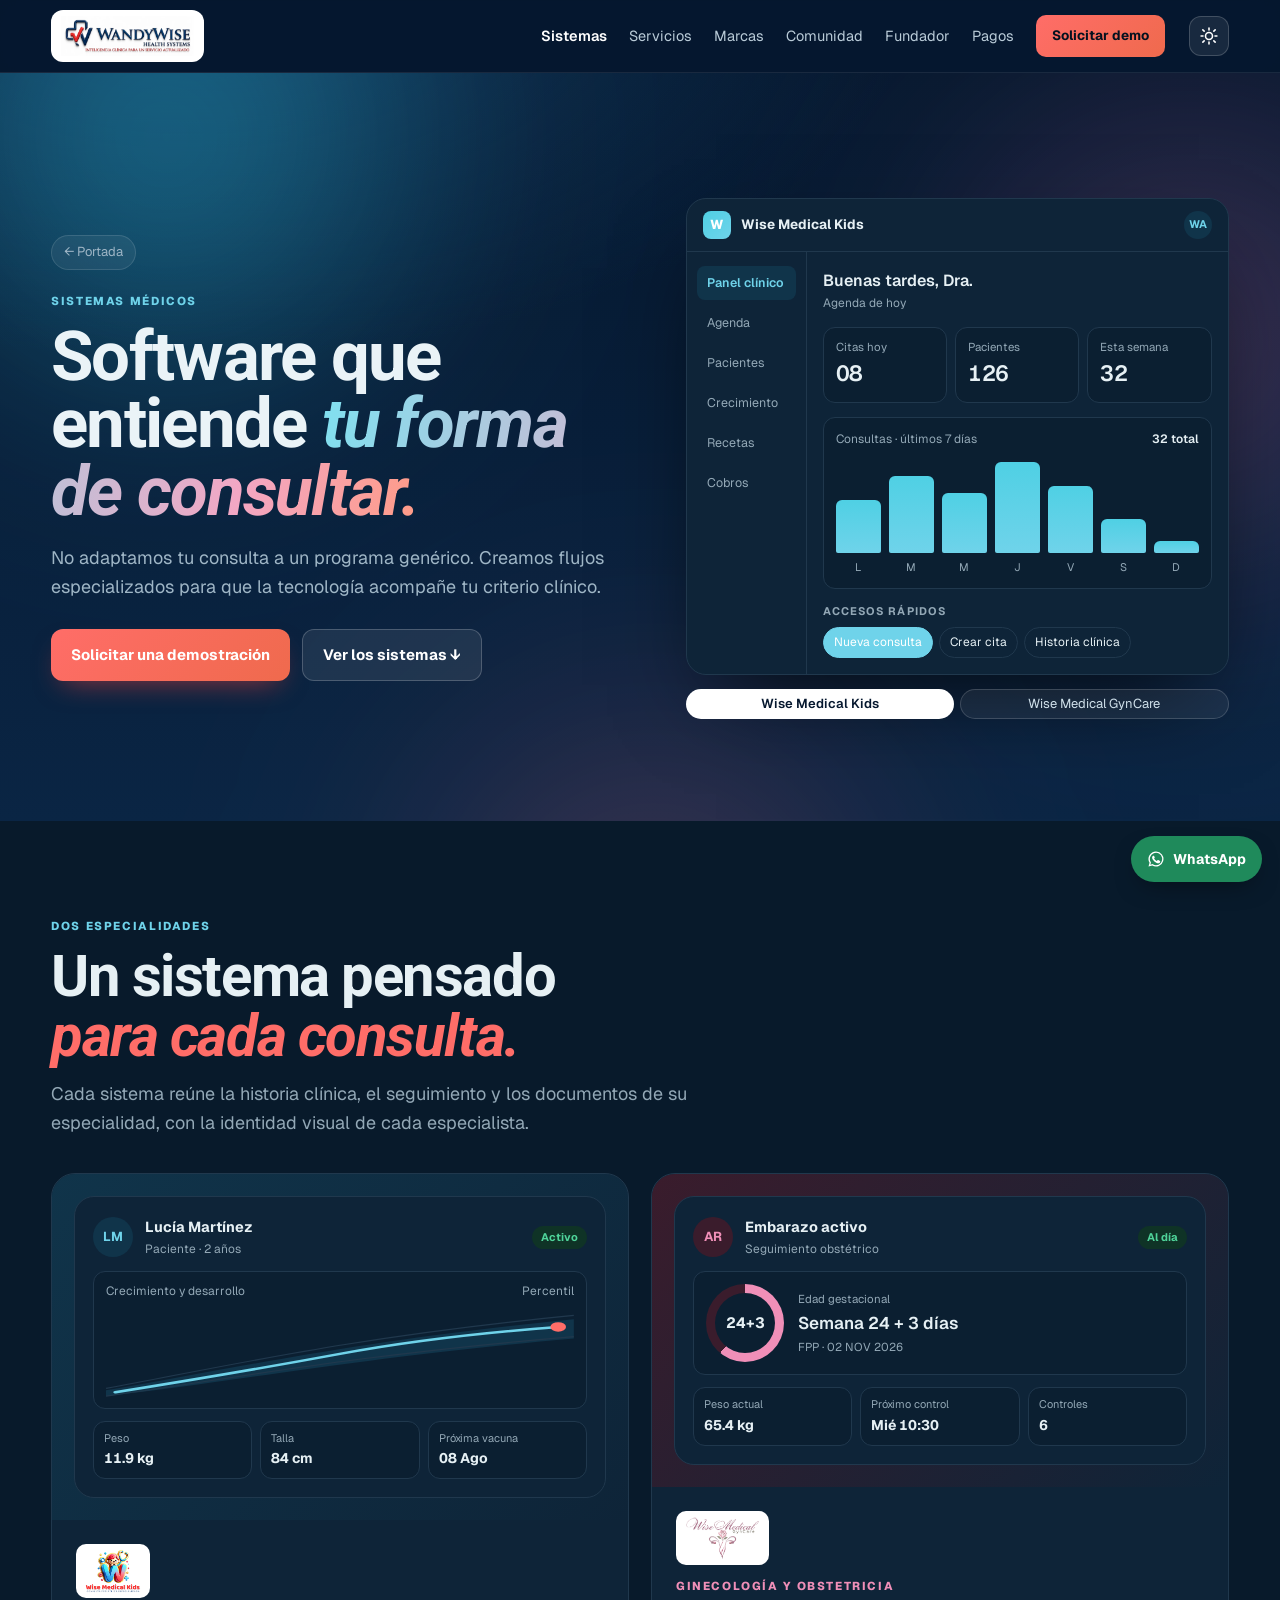
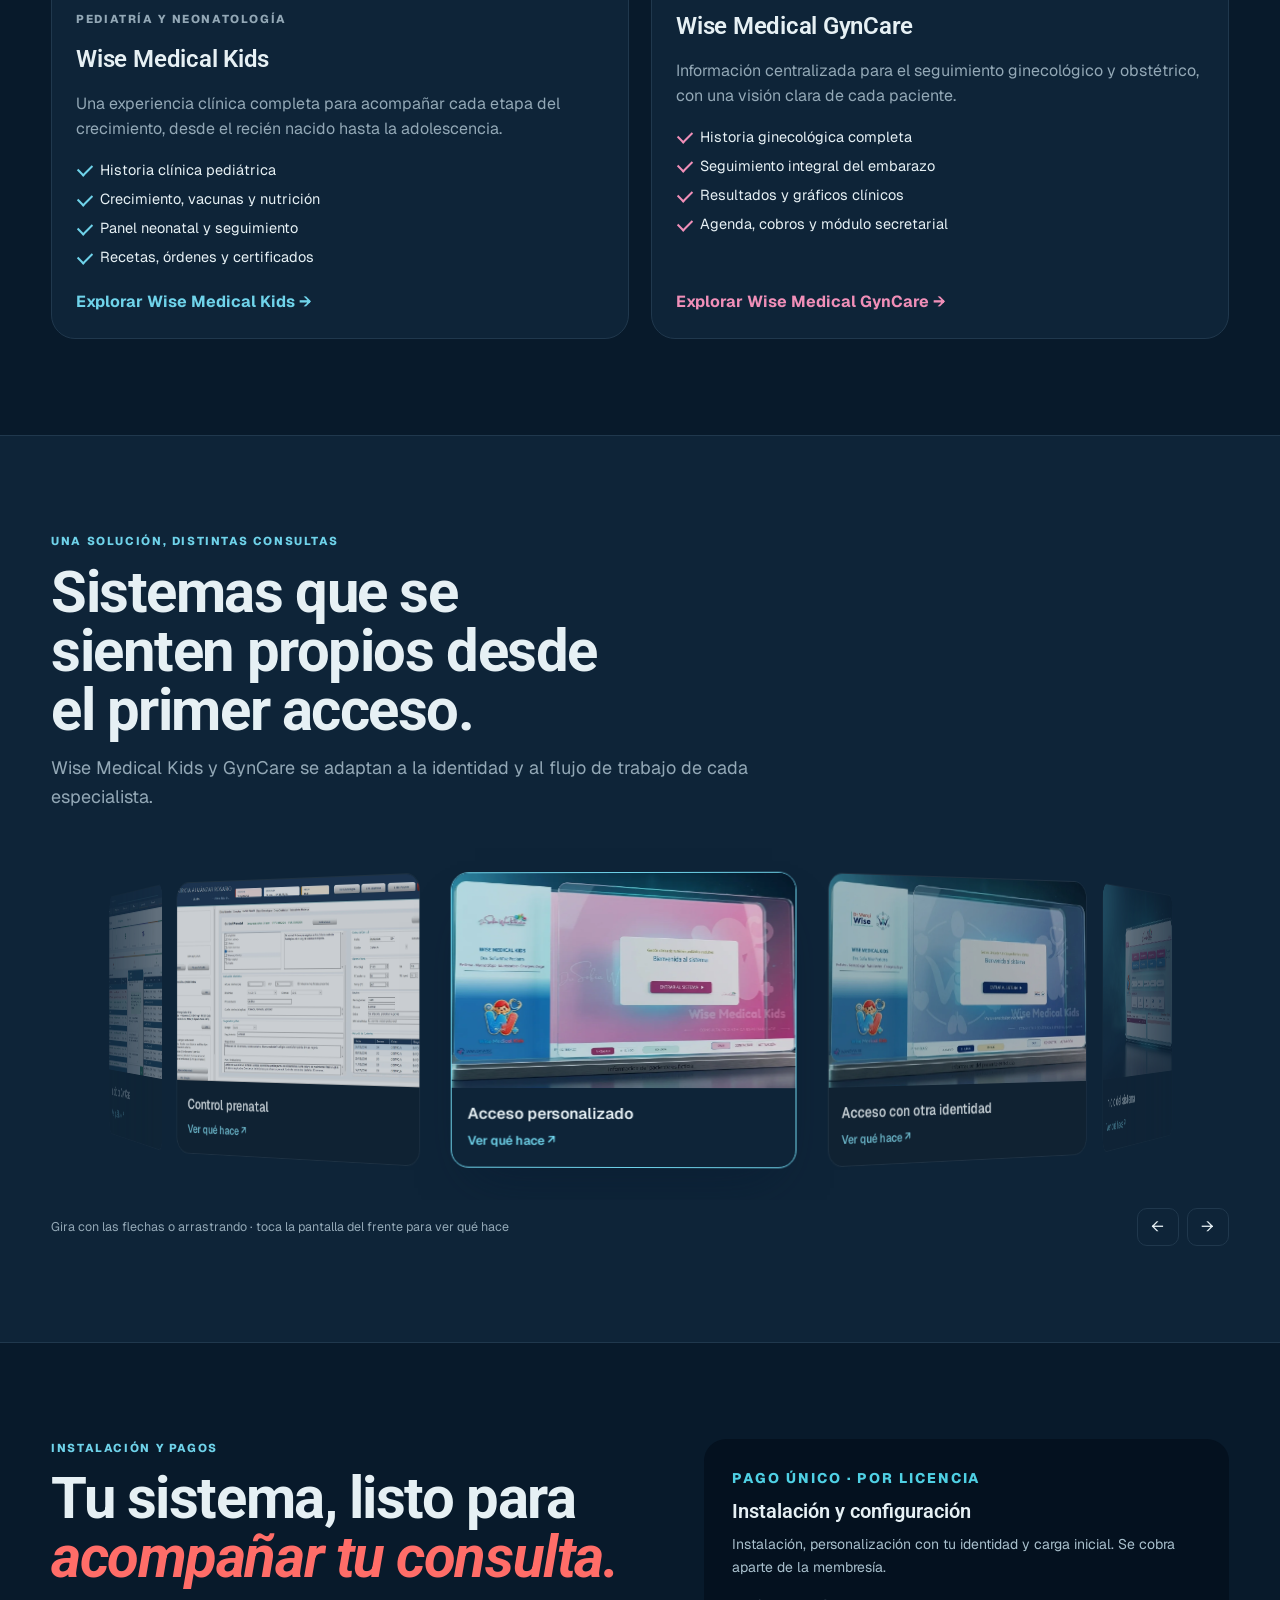
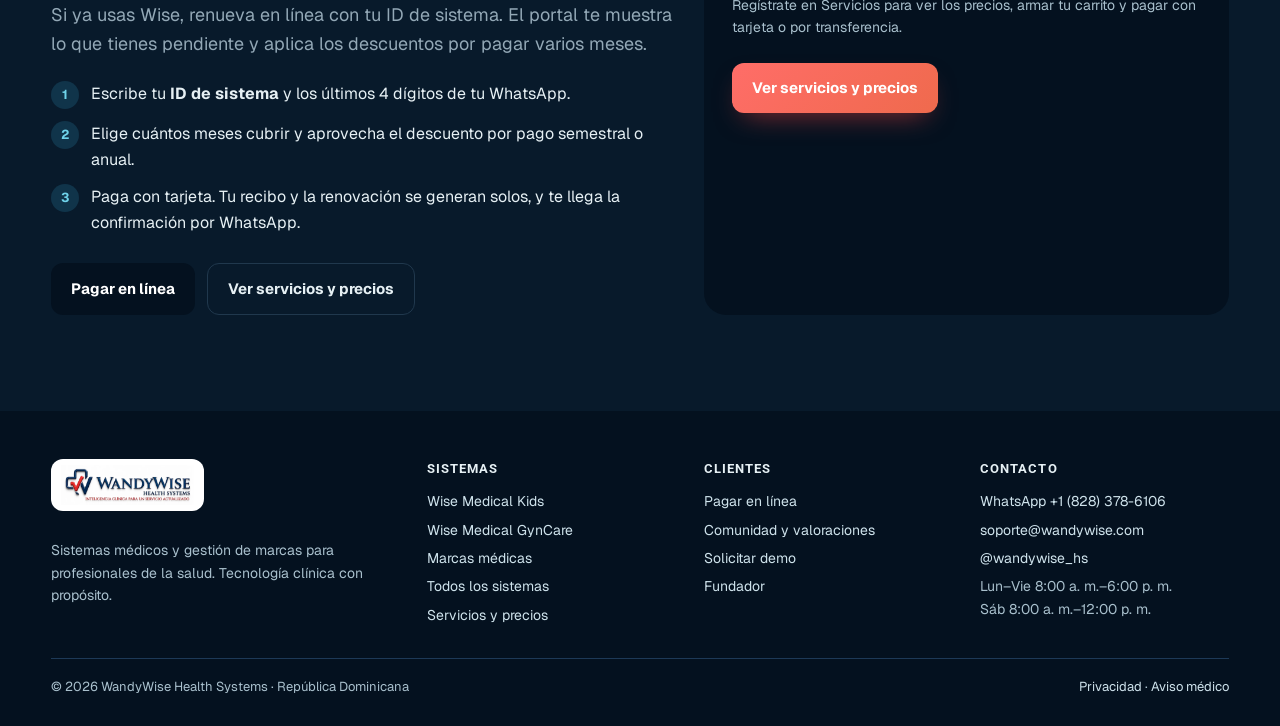
<file: sistemas/index.html>
<!doctype html>
<html lang="es" data-theme="dark">
<head>
<meta charset="utf-8">
<script>try{var t=localStorage.getItem("wwhs_tema");if(t==="light"||t==="dark")document.documentElement.dataset.theme=t}catch(e){}</script>
<meta name="viewport" content="width=device-width, initial-scale=1, viewport-fit=cover">
<title>Sistemas médicos | WandyWise Health Systems</title>
<meta name="description" content="Wise Medical Kids y Wise Medical GynCare: sistemas clínicos especializados para pediatría, neonatología, ginecología y obstetricia.">
<link rel="canonical" href="https://wandywise.com/sistemas/">
<meta property="og:type" content="website">
<meta property="og:title" content="Sistemas médicos | WandyWise Health Systems">
<meta property="og:description" content="Wise Medical Kids y Wise Medical GynCare: sistemas clínicos especializados para pediatría, neonatología, ginecología y obstetricia.">
<meta property="og:url" content="https://wandywise.com/sistemas/">
<meta property="og:image" content="https://wandywise.com/img/og.jpg">
<meta name="theme-color" content="#06182f" id="meta-tema">
<meta name="view-transition" content="same-origin">
<link rel="icon" href="/img/favicon.png" type="image/png">
<link rel="apple-touch-icon" href="/img/apple-touch-icon.png">
<link rel="preconnect" href="https://fonts.googleapis.com">
<link rel="preconnect" href="https://fonts.gstatic.com" crossorigin>
<link rel="stylesheet" href="https://fonts.googleapis.com/css2?family=Geist:wght@300;400;500;600;700;800&family=Geist+Mono:wght@500&family=Roboto:ital,wght@0,400;0,500;0,700;1,500;1,700&display=swap">
<link rel="stylesheet" href="/assets/site.css?v=20261004">
<script type="application/json" id="visor-data">{"kids": {"eyebrow": "Wise Medical Kids", "titulo": "Pediatría, neonatología y nutrición infantil", "intro": "El sistema clínico de WandyWise para pediatras: todo el seguimiento del paciente conectado en un solo lugar.", "slides": [{"src": "/img/visor/kids-inicio.webp", "t": "Inicio del sistema", "d": "Pantalla principal con la identidad de la especialista: accesos a nuevo paciente, consultas, cobros, reclamaciones de seguros, farmacéuticas, chat interno y dashboard de recién nacidos, más los contadores de citas y pacientes del día.", "mock": true}, {"src": "/img/visor/kids-acceso.webp", "t": "Acceso personalizado", "d": "La pantalla de entrada lleva el logo, el nombre y los colores de cada especialista. Desde aquí se entra al sistema, se contacta a soporte y se activa la licencia.", "mock": true}, {"src": "/img/visor/kids-acceso-m.webp", "t": "Acceso con otra identidad", "d": "El mismo sistema adaptado a la imagen de otro especialista: cada consultorio tiene su propia portada.", "mock": true}, {"src": "/img/visor/kids-registro.webp", "t": "Registro de pacientes", "d": "Formulario de alta con datos del paciente, datos perinatales, padres o tutores y seguro médico (ARS), listo para la primera consulta.", "mock": true}, {"src": "/img/visor/kids-info.webp", "t": "Ficha del paciente", "d": "Datos del paciente y de los padres, seguimiento, antecedentes de nacimiento, aseguradora y gráficas de talla/edad y peso/edad con indicadores de IMC, en una sola vista.", "mock": true}, {"src": "/img/visor/kids-resumen.webp", "t": "Resumen histórico del paciente", "d": "Al abrir el expediente, un resumen muestra la última visita, el total de consultas, patrones recurrentes, alergias registradas y alertas como un descenso en los canales de crecimiento.", "mock": true}, {"src": "/img/visor/kids-curvas.webp", "t": "Curvas de crecimiento", "d": "Gráficas de talla y peso por edad con percentiles y desviaciones estándar. Se elige el estándar (OMS, CDC, Fenton, INTERGROWTH) y el sistema ubica cada medición del paciente."}, {"src": "/img/visor/kids-evaluacion.webp", "t": "Evaluación nutricional", "d": "Consulta nutricional con peso, talla, IMC y sus relaciones interpretadas automáticamente, antropometría avanzada (circunferencias y pliegues) e historial de mediciones."}, {"src": "/img/visor/kids-evolucion.webp", "t": "Evolución nutricional", "d": "Seguimiento visual del peso, la talla y el IMC entre consultas, con trayectoria de Z-scores y velocidad de crecimiento, exportable a PDF."}, {"src": "/img/visor/kids-plan.webp", "t": "Plan de alimentación", "d": "Genera un plan diario según calorías y macronutrientes objetivo, respetando las alergias del expediente. Es una propuesta: la especialista la revisa, ajusta y aprueba antes de imprimir."}, {"src": "/img/visor/kids-neonatal.webp", "t": "Dashboard neonatal", "d": "Estadísticas del módulo de recién nacidos por período: altas neonatales, ictericia significativa, pacientes en fototerapia y seguimientos EXPREMIE, con distribución del peso al nacer, ictericia por grado, referimientos por especialidad y promedios de bilirrubina y horas de fototerapia.", "mock": true}, {"src": "/img/visor/kids-vacunas.webp", "t": "Aplicación de vacunas", "d": "Se marcan las vacunas a aplicar, quién las aplica y la fecha. El historial muestra cada vacuna con la edad del paciente al aplicarla y la dosis, y se puede imprimir o registrar vacunas anteriores."}, {"src": "/img/visor/kids-labs.webp", "t": "Control de laboratorio", "d": "Registro histórico de resultados por panel, con unidades, valores de referencia y marcas de valores dentro o fuera de rango."}, {"src": "/img/visor/kids-tendencia.webp", "t": "Tendencia de resultados", "d": "Cada parámetro de laboratorio se puede graficar en el tiempo con su línea de tendencia y el rango normal de referencia."}, {"src": "/img/visor/kids-certificado.webp", "t": "Emisión de certificados", "d": "El certificado se arma con los datos del paciente y la vista previa muestra exactamente lo que se imprimirá."}, {"src": "/img/visor/doc-indicacion.webp", "t": "Indicación médica", "d": "Receta impresa con el membrete de la especialista: medicamento, presentación y forma de uso de cada indicación.", "doc": true}, {"src": "/img/visor/doc-laboratorio.webp", "t": "Indicación de laboratorios", "d": "Orden de análisis con los estudios marcados y espacio para la justificación clínica.", "doc": true}, {"src": "/img/visor/doc-certificado.webp", "t": "Certificado médico", "d": "Certificado con el diagnóstico, los datos del paciente, la fecha y el lugar de expedición.", "doc": true}, {"src": "/img/visor/doc-constancia.webp", "t": "Constancia médica", "d": "Constancia de acompañamiento o permanencia para el padre, la madre o el tutor, con el resumen clínico.", "doc": true}], "resumen": {"Funciones": ["Historia clínica pediátrica completa, desde el nacimiento hasta la adolescencia.", "Curvas de crecimiento OMS, CDC, Fenton e INTERGROWTH.", "Consulta y evaluación nutricional con antropometría avanzada.", "Indicaciones, laboratorios, certificados y constancias impresos con tu membrete.", "Control de laboratorios con valores de referencia y gráficas de tendencia.", "Registro de vacunas con historial por edad y dosis.", "Agenda, cobros y reclamaciones de seguros."], "Novedades": ["Resumen histórico al abrir el expediente, con alertas de alergias y de crecimiento.", "Plan de alimentación automático que respeta las alergias y la especialista aprueba.", "Evolución nutricional con Z-scores y velocidad de crecimiento.", "Dashboard neonatal: altas, ictericia, fototerapia y seguimiento EXPREMIE.", "Chat interno con la secretaría."], "Comodidades": ["El sistema lleva tu logo, tus colores y tu nombre.", "Inicio con los contadores de citas y pacientes del día.", "Cálculos e interpretaciones automáticas: menos tiempo escribiendo.", "Documentos listos para imprimir desde la misma consulta."], "Seguridad": ["Acceso con usuario y contraseña.", "Licencia activada por equipo con código de activación.", "La información clínica se guarda en la base de datos de tu consultorio.", "Alertas visibles de alergias para prevenir errores de indicación."]}, "link": ["/wise-medical-kids/", "Conocer Wise Medical Kids"], "tema": "kids"}, "gyn": {"eyebrow": "Wise Medical GynCare", "titulo": "Ginecología y obstetricia", "intro": "La historia ginecológica y el seguimiento del embarazo, claros y ordenados para cada consulta.", "slides": [{"src": "/img/visor/gyn-login.webp", "t": "Acceso a GynCare", "d": "Pantalla de entrada con la identidad de GynCare: cada persona inicia sesión con su usuario y contraseña, y la licencia se activa desde aquí.", "mock": true}, {"src": "/img/visor/gyn-inicio.webp", "t": "Inicio de GynCare", "d": "Panel del día: pacientes, consultas, embarazos activos y partos; citas de hoy, mañana y la semana; control de citas de 30 días, chat con secretaría y consultas recientes con su estado de cobro."}, {"src": "/img/visor/gyn-cita.webp", "t": "Nueva cita", "d": "Agenda rápida: se busca a la paciente, se elige fecha y hora, el motivo y el estado de la cita."}, {"src": "/img/visor/gyn-registro.webp", "t": "Registro de pacientes", "d": "Alta de la paciente organizada por pestañas: datos generales, antecedentes ginecológicos, obstétricos y generales, contacto de emergencia y seguro médico."}, {"src": "/img/visor/gyn-info.webp", "t": "Ficha de la paciente", "d": "Datos generales, contacto y contacto de emergencia, junto a las alertas clínicas, el embarazo activo (FUR y FPP), alergias, medicación y antecedentes siempre visibles."}, {"src": "/img/visor/gyn-prenatal.webp", "t": "Control prenatal", "d": "Cada control registra síntomas, signos vitales, evaluación obstétrica (altura uterina, FCF, movimientos fetales, presentación), estudios, diagnóstico y plan, con el historial de controles por semana y riesgo."}, {"src": "/img/visor/gyn-labs.webp", "t": "Laboratorios", "d": "Resultados por panel con valor, unidad, rango de referencia y estado (normal o fuera de rango), observaciones, historial de resultados anteriores y gráfica de tendencia."}, {"src": "/img/visor/gyn-receta.webp", "t": "Indicación médica", "d": "Receta impresa con el membrete de la especialista: medicamentos, forma de uso y notas para la paciente.", "doc": true}, {"src": "/img/visor/gyn-acceso.webp", "t": "Acceso de usuarios", "d": "Cada persona entra con su usuario y contraseña antes de ver la información clínica."}], "resumen": {"Funciones": ["Historia ginecológica y obstétrica completa.", "Control prenatal por semana con evaluación obstétrica y signos vitales.", "Alergias, medicación y antecedentes siempre visibles en la ficha.", "Consultas, indicaciones y estudios en el mismo expediente.", "Agenda de citas, cobros y reclamaciones a ARS."], "Novedades": ["Panel de inicio con embarazos activos, partos y citas de la semana.", "Historial de controles prenatales con semana y nivel de riesgo.", "Chat interno con la secretaría."], "Comodidades": ["Todo en una sola ficha organizada por pestañas.", "FUR, FPP y semanas de embarazo a la vista.", "Citas nuevas en segundos, con búsqueda de la paciente."], "Seguridad": ["Acceso con usuario y contraseña.", "Licencia activada por equipo con código de activación.", "La información clínica se guarda en la base de datos de tu consultorio.", "Alertas clínicas y de alergias en cada consulta."]}, "link": ["/wise-medical-gyncare/", "Conocer Wise Medical GynCare"], "tema": "gyn"}}</script>
<script src="/assets/visor.js?v=20261004" defer></script>
</head>
<body class="">
<div class="strip"><div class="wrap">
  <div><span>República Dominicana · Demostraciones por WhatsApp</span></div>
  <div><span class="hide-s"><a href="https://www.instagram.com/wandywise_hs/" target="_blank" rel="noopener">IG @wandywise_hs</a></span><span class="hide-s"><a href="https://www.instagram.com/wamc.gestion_medica/" target="_blank" rel="noopener">IG @wamc.gestion_medica</a></span><span><a href="tel:+18283786106">+1 (828) 378-6106</a></span><span class="hide-s"><a href="mailto:soporte@wandywise.com">soporte@wandywise.com</a></span></div>
</div></div>
<header class="top" id="top"><div class="wrap">
  <a class="logo" href="/" aria-label="WandyWise Health Systems, inicio"><img src="/img/marca/wandywise.webp" alt="WandyWise Health Systems" width="900" height="271"></a>
  <div class="top-acc"><button class="theme-btn" type="button" aria-label="Cambiar a tema claro" title="Cambiar tema"><svg class="i-sun" viewBox="0 0 24 24" aria-hidden="true"><circle cx="12" cy="12" r="4.2"/><path d="M12 2.5v2.3M12 19.2v2.3M4.6 4.6l1.6 1.6M17.8 17.8l1.6 1.6M2.5 12h2.3M19.2 12h2.3M4.6 19.4l1.6-1.6M17.8 6.2l1.6-1.6"/></svg><svg class="i-moon" viewBox="0 0 24 24" aria-hidden="true"><path d="M20.5 14.2A8.5 8.5 0 0 1 9.8 3.5a8.5 8.5 0 1 0 10.7 10.7z"/></svg></button>
  <button class="menu-btn" aria-expanded="false" aria-controls="nav">Menú</button></div>
  <nav class="nav" id="nav" aria-label="Principal"><a href="/" class="to-cover">Portada</a><a href="/sistemas/" aria-current="page">Sistemas</a><a href="/servicios/">Servicios</a><a href="/marcas/">Marcas</a><a href="/comunidad/">Comunidad</a><a href="/wandy-almonte/">Fundador</a><a href="https://pagos.wandywise.com">Pagos</a><a class="btn-demo" href="/demo/">Solicitar demo</a></nav>
</div></header>
<main>
<section class="page-hero dark"><div class="aurora" aria-hidden="true"><i></i><i></i><i></i></div><div class="wrap split">
  <div class="reveal"><a class="crumb" href="/">← Portada</a><p class="eyebrow">Sistemas médicos</p><h1>Software que entiende <em>tu forma de consultar.</em></h1><p class="lede">No adaptamos tu consulta a un programa genérico. Creamos flujos especializados para que la tecnología acompañe tu criterio clínico.</p><div class="btns"><a class="btn primary" href="/demo/">Solicitar una demostración</a><a class="btn glass" href="/sistemas/#sistemas">Ver los sistemas ↓</a></div></div>
  <div class="reveal">
    <div class="mock" id="hero-mock" data-anim role="img" aria-label="Panel clínico de muestra de Wise Medical">
      <div class="mbar"><span class="mlogo">W</span><b data-kids="Wise Medical Kids" data-gyn="Wise Medical GynCare">Wise Medical Kids</b><span class="av">WA</span></div>
      <div class="mbody">
        <div class="mside"><span class="on">Panel clínico</span><span>Agenda</span><span>Pacientes</span><span data-kids="Crecimiento" data-gyn="Embarazos">Crecimiento</span><span>Recetas</span><span>Cobros</span></div>
        <div class="mmain">
          <p class="hello">Buenas tardes, Dra.<small>Agenda de hoy</small></p>
          <div class="stats">
            <div class="stat"><span>Citas hoy</span><b data-count="8" data-pad="2">00</b></div>
            <div class="stat"><span>Pacientes</span><b data-count="126">0</b></div>
            <div class="stat"><span>Esta semana</span><b data-count="32">0</b></div>
          </div>
          <div class="chart"><div class="ch"><span>Consultas · últimos 7 días</span><b>32 total</b></div>
            <div class="bars"><i style="--h:55%"></i><i style="--h:80%"></i><i style="--h:62%"></i><i style="--h:95%"></i><i style="--h:70%"></i><i style="--h:35%"></i><i style="--h:12%"></i></div>
            <div class="days"><span>L</span><span>M</span><span>M</span><span>J</span><span>V</span><span>S</span><span>D</span></div></div>
          <div><p class="k" style="margin:0 0 6px;font-size:11px;color:var(--muted);font-weight:700;letter-spacing:.1em">ACCESOS RÁPIDOS</p>
          <div class="quick"><span>Nueva consulta</span><span>Crear cita</span><span>Historia clínica</span></div></div>
        </div>
      </div>
    </div>
    <div class="sw" data-switch="#hero-mock" role="group" aria-label="Ver sistema"><button type="button" data-v="kids" aria-pressed="true">Wise Medical Kids</button><button type="button" data-v="gyn" aria-pressed="false">Wise Medical GynCare</button></div>
  </div>

</div></section><section class="block" id="sistemas"><div class="wrap">
  <div class="head"><p class="eyebrow">Dos especialidades</p><h2 class="title">Un sistema pensado <em>para cada consulta.</em></h2>
  <p class="lede">Cada sistema reúne la historia clínica, el seguimiento y los documentos de su especialidad, con la identidad visual de cada especialista.</p></div>
  <div class="systems">
    <article class="sys">
      <div class="mockwrap"><div class="mock pcard" data-anim role="img" aria-label="Ficha de paciente de muestra en Wise Medical Kids">
        <div class="who"><span class="pav">LM</span><div><b>Lucía Martínez</b><small>Paciente · 2 años</small></div><span class="pill">Activo</span></div>
        <div class="curve"><div class="ch"><span>Crecimiento y desarrollo</span><span>Percentil</span></div>
          <svg viewBox="0 0 300 100" preserveAspectRatio="none" aria-hidden="true"><path class="band" d="M0 92 C80 70 160 40 300 18 L300 38 C160 58 80 84 0 98Z"/><path class="p" d="M0 98 C80 80 160 55 300 36"/><path class="p" d="M0 90 C80 66 160 36 300 14"/><path class="line" d="M6 94 C60 80 110 66 150 54 S240 32 290 26"/><circle class="dot" cx="290" cy="26" r="5"/></svg></div>
        <div class="kv"><div><span>Peso</span><b><span data-count="12.4" data-dec="1">0</span> kg</b></div><div><span>Talla</span><b><span data-count="88">0</span> cm</b></div><div><span>Próxima vacuna</span><b>08 Ago</b></div></div>
      </div></div>
      <div class="body">
        <img class="brand" src="/img/marca/wise-medical-kids.webp" alt="Wise Medical Kids" width="900" height="714">
        <p class="eyebrow" style="margin:0">Pediatría y neonatología</p>
        <h3>Wise Medical Kids</h3>
        <p>Una experiencia clínica completa para acompañar cada etapa del crecimiento, desde el recién nacido hasta la adolescencia.</p>
        <ul class="checks"><li>Historia clínica pediátrica</li><li>Crecimiento, vacunas y nutrición</li><li>Panel neonatal y seguimiento</li><li>Recetas, órdenes y certificados</li></ul>
        <a class="more" href="/wise-medical-kids/">Explorar Wise Medical Kids →</a>
      </div>
    </article>
    <article class="sys gyn">
      <div class="mockwrap"><div class="mock gyn pcard" data-anim role="img" aria-label="Seguimiento de embarazo de muestra en Wise Medical GynCare">
        <div class="who"><span class="pav" style="background:var(--rose-pale);color:var(--rose)">AR</span><div><b>Embarazo activo</b><small>Seguimiento obstétrico</small></div><span class="pill">Al día</span></div>
        <div class="preg"><div class="ring" data-p="61"><b>24+3</b></div><div><small>Edad gestacional</small><div class="wk">Semana 24 + 3 días</div><small>FPP · 02 NOV 2026</small></div></div>
        <div class="kv"><div><span>Peso actual</span><b><span data-count="68.2" data-dec="1">0</span> kg</b></div><div><span>Próximo control</span><b>Mié 10:30</b></div><div><span>Controles</span><b data-count="6">0</b></div></div>
      </div></div>
      <div class="body">
        <img class="brand" src="/img/marca/gyncare.webp" alt="Wise Medical GynCare" width="900" height="537">
        <p class="eyebrow" style="margin:0;color:var(--rose)">Ginecología y obstetricia</p>
        <h3>Wise Medical GynCare</h3>
        <p>Información centralizada para el seguimiento ginecológico y obstétrico, con una visión clara de cada paciente.</p>
        <ul class="checks"><li>Historia ginecológica completa</li><li>Seguimiento integral del embarazo</li><li>Resultados y gráficos clínicos</li><li>Agenda, cobros y módulo secretarial</li></ul>
        <a class="more" href="/wise-medical-gyncare/">Explorar Wise Medical GynCare →</a>
      </div>
    </article>
  </div>
</div></section>
<section class="block alt" id="galeria"><div class="wrap">
  <div class="head"><p class="eyebrow">Una solución, distintas consultas</p><h2 class="title">Sistemas que se sienten propios desde el primer acceso.</h2>
  <p class="lede">Wise Medical Kids y GynCare se adaptan a la identidad y al flujo de trabajo de cada especialista.</p></div>
  <div class="orbit galinf" data-ring data-speed="7"><div class="ring-view"><div class="ring-stage"><div class="ring-item"><button type="button" class="gal-item" data-visor="kids" data-slide="kids-acceso" aria-label="Ver: Acceso personalizado">
      <span class="gi-img"><img src="/img/visor/kids-acceso.webp" alt="Acceso personalizado" loading="lazy" draggable="false"></span>
      <span class="gi-cap"><b>Acceso personalizado</b><small>Ver qué hace ↗</small></span></button></div><div class="ring-item"><button type="button" class="gal-item" data-visor="kids" data-slide="kids-acceso-m" aria-label="Ver: Acceso con otra identidad">
      <span class="gi-img"><img src="/img/visor/kids-acceso-m.webp" alt="Acceso con otra identidad" loading="lazy" draggable="false"></span>
      <span class="gi-cap"><b>Acceso con otra identidad</b><small>Ver qué hace ↗</small></span></button></div><div class="ring-item"><button type="button" class="gal-item" data-visor="kids" data-slide="kids-inicio" aria-label="Ver: Inicio del sistema">
      <span class="gi-img"><img src="/img/visor/kids-inicio.webp" alt="Inicio del sistema" loading="lazy" draggable="false"></span>
      <span class="gi-cap"><b>Inicio del sistema</b><small>Ver qué hace ↗</small></span></button></div><div class="ring-item"><button type="button" class="gal-item" data-visor="kids" data-slide="kids-info" aria-label="Ver: Ficha del paciente">
      <span class="gi-img"><img src="/img/visor/kids-info.webp" alt="Ficha del paciente" loading="lazy" draggable="false"></span>
      <span class="gi-cap"><b>Ficha del paciente</b><small>Ver qué hace ↗</small></span></button></div><div class="ring-item"><button type="button" class="gal-item" data-visor="kids" data-slide="kids-resumen" aria-label="Ver: Resumen histórico del paciente">
      <span class="gi-img"><img src="/img/visor/kids-resumen.webp" alt="Resumen histórico del paciente" loading="lazy" draggable="false"></span>
      <span class="gi-cap"><b>Resumen histórico del paciente</b><small>Ver qué hace ↗</small></span></button></div><div class="ring-item"><button type="button" class="gal-item" data-visor="kids" data-slide="kids-registro" aria-label="Ver: Registro de pacientes">
      <span class="gi-img"><img src="/img/visor/kids-registro.webp" alt="Registro de pacientes" loading="lazy" draggable="false"></span>
      <span class="gi-cap"><b>Registro de pacientes</b><small>Ver qué hace ↗</small></span></button></div><div class="ring-item"><button type="button" class="gal-item" data-visor="kids" data-slide="kids-neonatal" aria-label="Ver: Dashboard neonatal">
      <span class="gi-img"><img src="/img/visor/kids-neonatal.webp" alt="Dashboard neonatal" loading="lazy" draggable="false"></span>
      <span class="gi-cap"><b>Dashboard neonatal</b><small>Ver qué hace ↗</small></span></button></div><div class="ring-item"><button type="button" class="gal-item" data-visor="kids" data-slide="kids-vacunas" aria-label="Ver: Aplicación de vacunas">
      <span class="gi-img"><img src="/img/visor/kids-vacunas.webp" alt="Aplicación de vacunas" loading="lazy" draggable="false"></span>
      <span class="gi-cap"><b>Aplicación de vacunas</b><small>Ver qué hace ↗</small></span></button></div><div class="ring-item"><button type="button" class="gal-item" data-visor="gyn" data-slide="gyn-login" aria-label="Ver: Acceso a GynCare">
      <span class="gi-img"><img src="/img/visor/gyn-login.webp" alt="Acceso a GynCare" loading="lazy" draggable="false"></span>
      <span class="gi-cap"><b>Acceso a GynCare</b><small>Ver qué hace ↗</small></span></button></div><div class="ring-item"><button type="button" class="gal-item" data-visor="gyn" data-slide="gyn-inicio" aria-label="Ver: Inicio de GynCare">
      <span class="gi-img"><img src="/img/visor/gyn-inicio.webp" alt="Inicio de GynCare" loading="lazy" draggable="false"></span>
      <span class="gi-cap"><b>Inicio de GynCare</b><small>Ver qué hace ↗</small></span></button></div><div class="ring-item"><button type="button" class="gal-item" data-visor="gyn" data-slide="gyn-prenatal" aria-label="Ver: Control prenatal">
      <span class="gi-img"><img src="/img/visor/gyn-prenatal.webp" alt="Control prenatal" loading="lazy" draggable="false"></span>
      <span class="gi-cap"><b>Control prenatal</b><small>Ver qué hace ↗</small></span></button></div></div></div>
    <div class="ring-ctl"><span class="auto">Gira con las flechas o arrastrando · toca la pantalla del frente para ver qué hace</span><div class="nav2"><button type="button" data-rdir="-1" aria-label="Anterior">←</button><button type="button" data-rdir="1" aria-label="Siguiente">→</button></div></div></div>
</div></section>
<section class="block" id="pagos"><div class="wrap payband">
  <div>
    <p class="eyebrow">Instalación y pagos</p>
    <h2 class="title">Tu sistema, listo para <em>acompañar tu consulta.</em></h2>
    <p class="lede">Si ya usas Wise, renueva en línea con tu ID de sistema. El portal te muestra lo que tienes pendiente y aplica los descuentos por pagar varios meses.</p>
    <ol class="steps">
      <li><b>1</b><span>Escribe tu <strong>ID de sistema</strong> y los últimos 4 dígitos de tu WhatsApp.</span></li>
      <li><b>2</b><span>Elige cuántos meses cubrir y aprovecha el descuento por pago semestral o anual.</span></li>
      <li><b>3</b><span>Paga con tarjeta. Tu recibo y la renovación se generan solos, y te llega la confirmación por WhatsApp.</span></li>
    </ol>
    <div class="btns"><a class="btn dark" href="https://pagos.wandywise.com">Pagar en línea</a><a class="btn ghost" href="/servicios/">Ver servicios y precios</a></div>
  </div>
  <div class="price-card">
    <p class="eyebrow">Pago único · por licencia</p>
    <h3>Instalación y configuración</h3>
    <p>Instalación, personalización con tu identidad y carga inicial. Se cobra aparte de la membresía.</p>
    <p style="margin-top:10px">Regístrate en Servicios para ver los precios, armar tu carrito y pagar con tarjeta o por transferencia.</p>
    <a class="btn primary" href="/servicios/#precios">Ver servicios y precios</a>
  </div>
</div></section>

</main>
<footer class="foot"><div class="wrap">
  <div class="grid">
    <div>
      <a class="logo" href="/"><img src="/img/marca/wandywise.webp" alt="WandyWise Health Systems" width="900" height="271"></a>
      <p>Sistemas médicos y gestión de marcas para profesionales de la salud. Tecnología clínica con propósito.</p>
    </div>
    <div><h4>Sistemas</h4><ul>
      <li><a href="/wise-medical-kids/">Wise Medical Kids</a></li>
      <li><a href="/wise-medical-gyncare/">Wise Medical GynCare</a></li>
      <li><a href="/marcas/">Marcas médicas</a></li>
      <li><a href="/sistemas/">Todos los sistemas</a></li>
      <li><a href="/servicios/">Servicios y precios</a></li>
    </ul></div>
    <div><h4>Clientes</h4><ul>
      <li><a href="https://pagos.wandywise.com">Pagar en línea</a></li>
      <li><a href="/comunidad/">Comunidad y valoraciones</a></li>
      <li><a href="/demo/">Solicitar demo</a></li>
      <li><a href="/wandy-almonte/">Fundador</a></li>
    </ul></div>
    <div><h4>Contacto</h4><ul>
      <li><a href="https://wa.me/18283786106?text=Hola%2C%20WandyWise%20Health%20Systems." target="_blank" rel="noopener">WhatsApp +1 (828) 378-6106</a></li>
      <li><a href="mailto:soporte@wandywise.com">soporte@wandywise.com</a></li>
      <li><a href="https://www.instagram.com/wandywise_hs/" target="_blank" rel="noopener">@wandywise_hs</a></li>
      <li>Lun–Vie 8:00 a. m.–6:00 p. m.<br>Sáb 8:00 a. m.–12:00 p. m.</li>
    </ul></div>
  </div>
  <div class="legalrow"><span>© <span id="year">2026</span> WandyWise Health Systems · República Dominicana <span class="visits" hidden>· <b id="visitas">—</b> visitas</span></span><span><a href="/privacidad/">Privacidad</a> · <a href="/aviso-medico/">Aviso médico</a></span></div>
</div></footer>
<a class="wa-float" href="https://wa.me/18283786106?text=Hola%2C%20WandyWise%20Health%20Systems.%20Deseo%20informaci%C3%B3n." target="_blank" rel="noopener" aria-label="Escríbenos por WhatsApp"><svg viewBox="0 0 24 24" aria-hidden="true" fill="currentColor"><path d="M12 2a10 10 0 0 0-8.6 15.1L2 22l5-1.3A10 10 0 1 0 12 2Zm0 18.2a8.2 8.2 0 0 1-4.2-1.2l-.3-.2-3 .8.8-2.9-.2-.3A8.2 8.2 0 1 1 12 20.2Zm4.5-6.1c-.2-.1-1.5-.7-1.7-.8s-.4-.1-.6.1-.7.8-.8 1-.3.2-.5.1a6.7 6.7 0 0 1-3.3-2.9c-.3-.4.2-.4.7-1.3a.4.4 0 0 0 0-.4l-.8-1.8c-.2-.5-.4-.4-.6-.4h-.5a1 1 0 0 0-.7.3 3 3 0 0 0-.9 2.2 5.2 5.2 0 0 0 1.1 2.7 11.8 11.8 0 0 0 4.5 4 5.2 5.2 0 0 0 3.2.7 2.7 2.7 0 0 0 1.8-1.3 2.2 2.2 0 0 0 .2-1.3c-.1-.1-.3-.2-.5-.3Z"/></svg><span>WhatsApp</span></a>
<script src="/assets/site.js?v=20261004" defer></script>
</body>
</html>
</file>
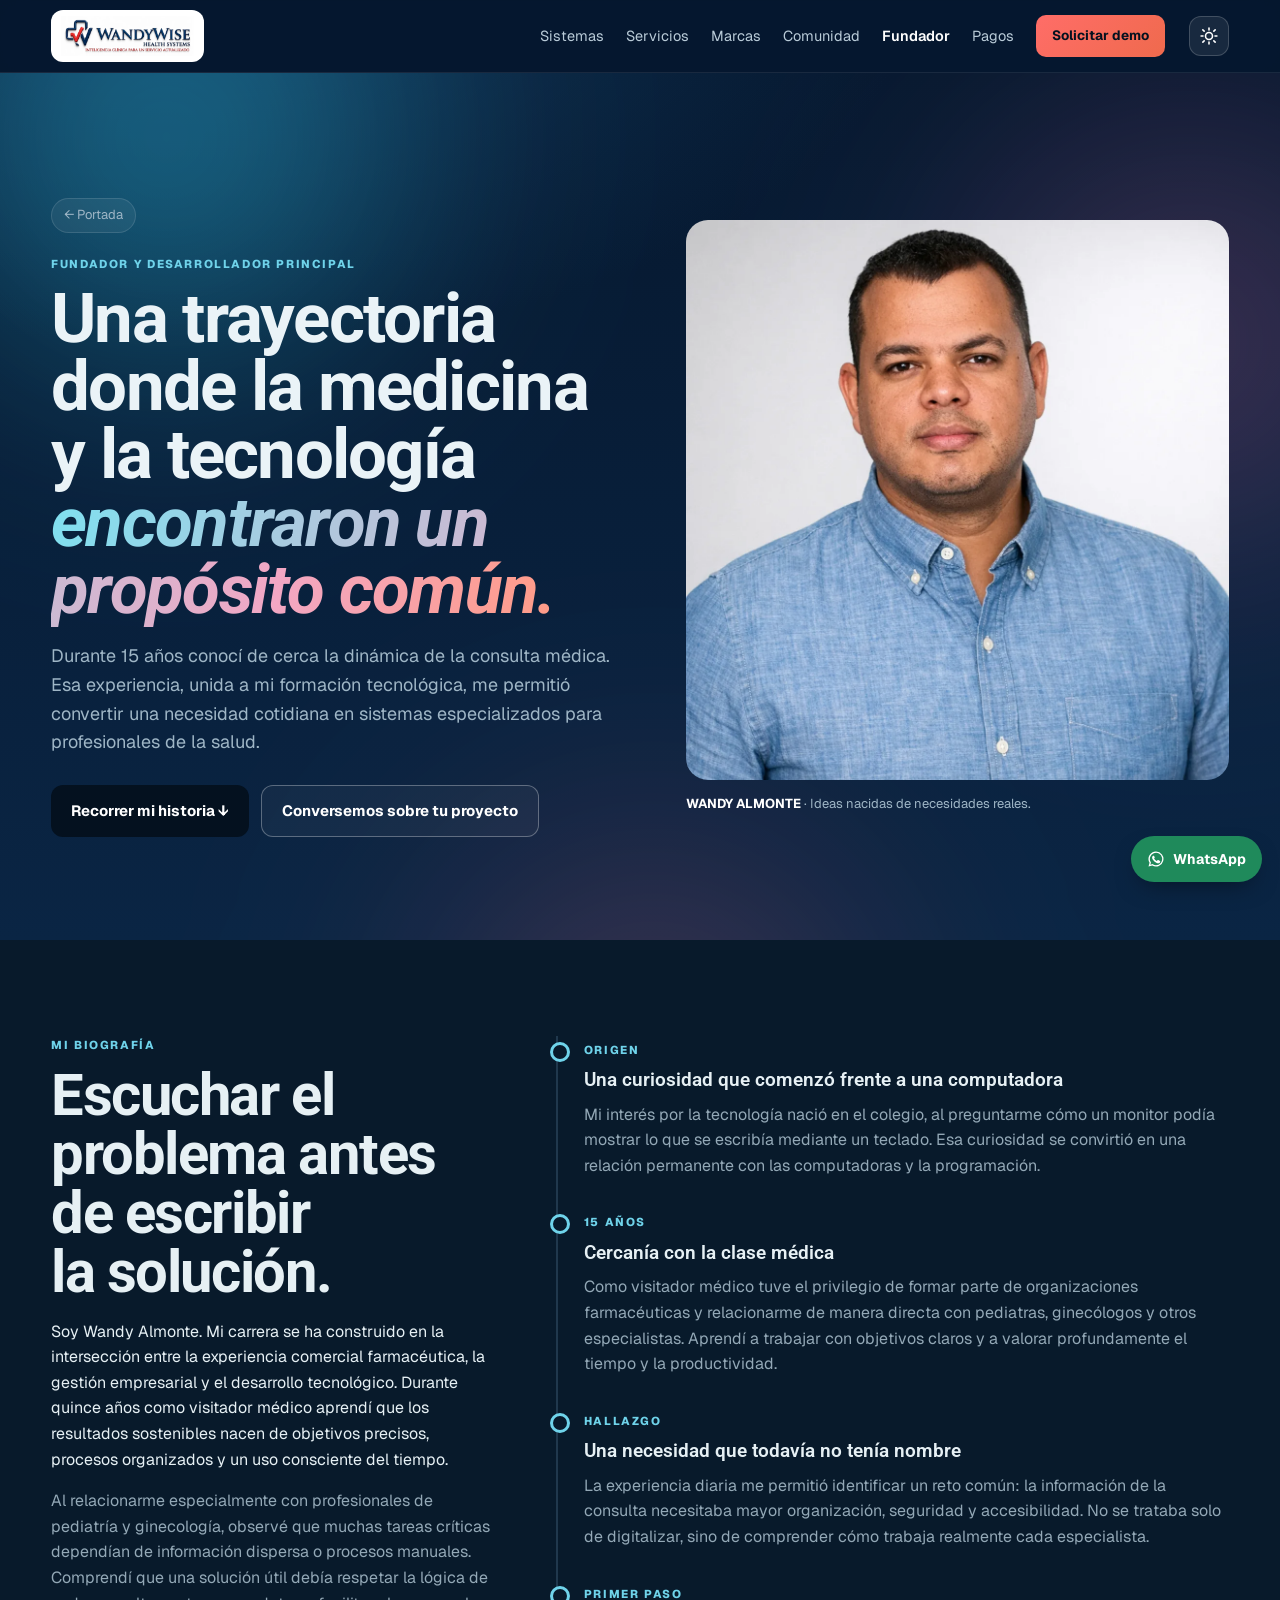
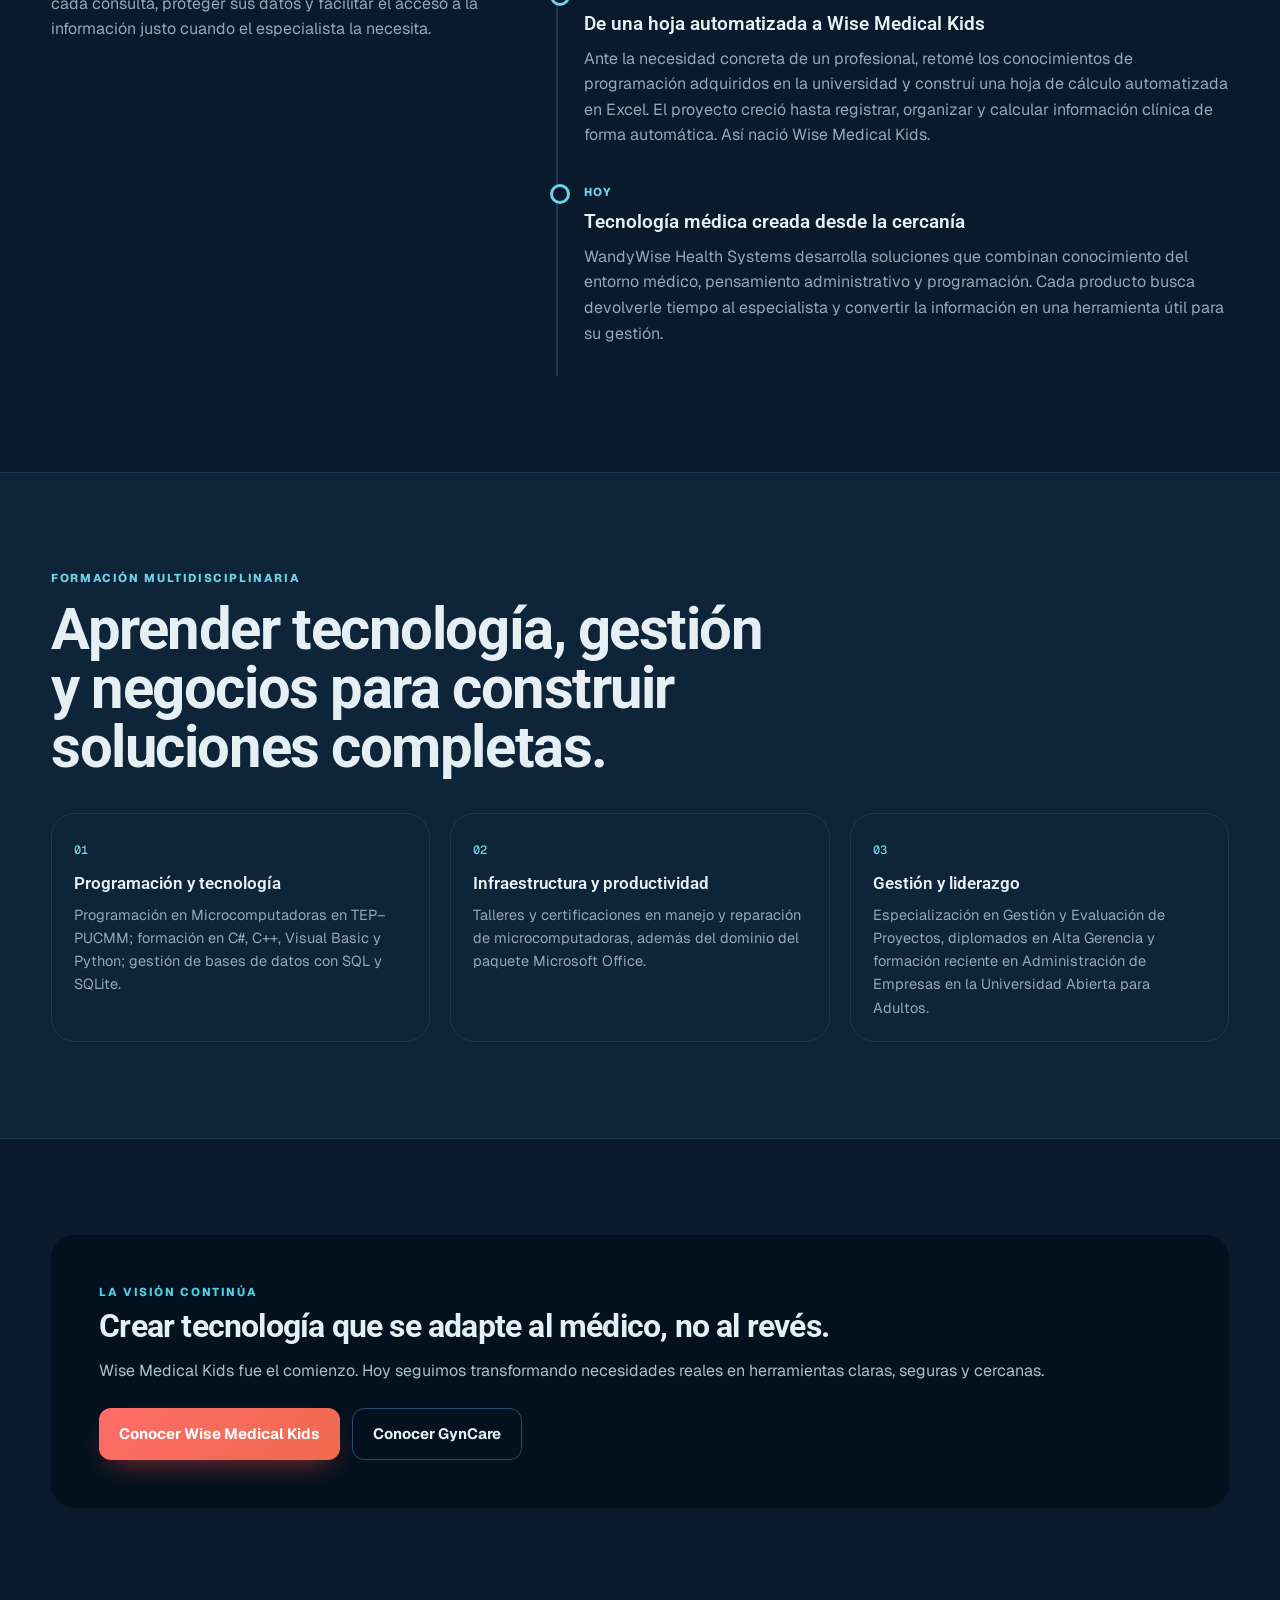
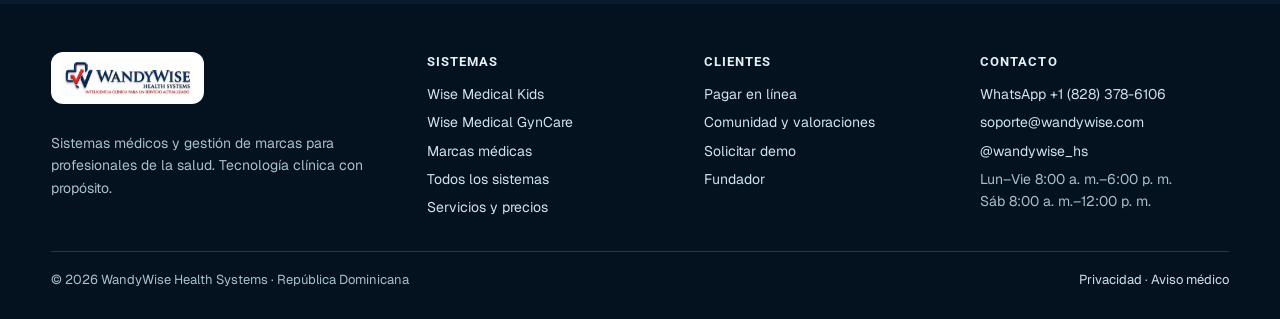
<file: wandy-almonte/index.html>
<!doctype html>
<html lang="es" data-theme="dark">
<head>
<meta charset="utf-8">
<script>try{var t=localStorage.getItem("wwhs_tema");if(t==="light"||t==="dark")document.documentElement.dataset.theme=t}catch(e){}</script>
<meta name="viewport" content="width=device-width, initial-scale=1, viewport-fit=cover">
<title>Wandy Almonte | Fundador de WandyWise Health Systems</title>
<meta name="description" content="Historia de Wandy Almonte, fundador y desarrollador principal de WandyWise Health Systems y creador de Wise Medical Kids.">
<link rel="canonical" href="https://wandywise.com/wandy-almonte/">
<meta property="og:type" content="website">
<meta property="og:title" content="Wandy Almonte | Fundador de WandyWise Health Systems">
<meta property="og:description" content="Historia de Wandy Almonte, fundador y desarrollador principal de WandyWise Health Systems y creador de Wise Medical Kids.">
<meta property="og:url" content="https://wandywise.com/wandy-almonte/">
<meta property="og:image" content="https://wandywise.com/img/og.jpg">
<meta name="theme-color" content="#06182f" id="meta-tema">
<meta name="view-transition" content="same-origin">
<link rel="icon" href="/img/favicon.png" type="image/png">
<link rel="apple-touch-icon" href="/img/apple-touch-icon.png">
<link rel="preconnect" href="https://fonts.googleapis.com">
<link rel="preconnect" href="https://fonts.gstatic.com" crossorigin>
<link rel="stylesheet" href="https://fonts.googleapis.com/css2?family=Geist:wght@300;400;500;600;700;800&family=Geist+Mono:wght@500&family=Roboto:ital,wght@0,400;0,500;0,700;1,500;1,700&display=swap">
<link rel="stylesheet" href="/assets/site.css?v=20261004">
</head>
<body class="">
<div class="strip"><div class="wrap">
  <div><span>República Dominicana · Demostraciones por WhatsApp</span></div>
  <div><span class="hide-s"><a href="https://www.instagram.com/wandywise_hs/" target="_blank" rel="noopener">IG @wandywise_hs</a></span><span class="hide-s"><a href="https://www.instagram.com/wamc.gestion_medica/" target="_blank" rel="noopener">IG @wamc.gestion_medica</a></span><span><a href="tel:+18283786106">+1 (828) 378-6106</a></span><span class="hide-s"><a href="mailto:soporte@wandywise.com">soporte@wandywise.com</a></span></div>
</div></div>
<header class="top" id="top"><div class="wrap">
  <a class="logo" href="/" aria-label="WandyWise Health Systems, inicio"><img src="/img/marca/wandywise.webp" alt="WandyWise Health Systems" width="900" height="271"></a>
  <div class="top-acc"><button class="theme-btn" type="button" aria-label="Cambiar a tema claro" title="Cambiar tema"><svg class="i-sun" viewBox="0 0 24 24" aria-hidden="true"><circle cx="12" cy="12" r="4.2"/><path d="M12 2.5v2.3M12 19.2v2.3M4.6 4.6l1.6 1.6M17.8 17.8l1.6 1.6M2.5 12h2.3M19.2 12h2.3M4.6 19.4l1.6-1.6M17.8 6.2l1.6-1.6"/></svg><svg class="i-moon" viewBox="0 0 24 24" aria-hidden="true"><path d="M20.5 14.2A8.5 8.5 0 0 1 9.8 3.5a8.5 8.5 0 1 0 10.7 10.7z"/></svg></button>
  <button class="menu-btn" aria-expanded="false" aria-controls="nav">Menú</button></div>
  <nav class="nav" id="nav" aria-label="Principal"><a href="/" class="to-cover">Portada</a><a href="/sistemas/">Sistemas</a><a href="/servicios/">Servicios</a><a href="/marcas/">Marcas</a><a href="/comunidad/">Comunidad</a><a href="/wandy-almonte/" aria-current="page">Fundador</a><a href="https://pagos.wandywise.com">Pagos</a><a class="btn-demo" href="/demo/">Solicitar demo</a></nav>
</div></header>
<main>

<section class="page-hero dark"><div class="aurora" aria-hidden="true"><i></i><i></i><i></i></div><div class="wrap split">
  <div class="reveal"><a class="crumb" href="/">← Portada</a>
    <p class="eyebrow">Fundador y desarrollador principal</p>
    <h1>Una trayectoria donde la medicina y la tecnología <em>encontraron un propósito común.</em></h1>
    <p class="lede">Durante 15 años conocí de cerca la dinámica de la consulta médica. Esa experiencia, unida a mi formación tecnológica, me permitió convertir una necesidad cotidiana en sistemas especializados para profesionales de la salud.</p>
    <div class="btns"><a class="btn dark" href="#historia">Recorrer mi historia ↓</a><a class="btn ghost" href="/demo/">Conversemos sobre tu proyecto</a></div>
  </div>
  <figure class="reveal" style="margin:0"><img src="/img/marca/wandy-almonte.webp" alt="Wandy Almonte, fundador de WandyWise Health Systems" width="1120" height="1400" style="border-radius:22px;max-height:560px;width:100%;object-fit:cover;object-position:top"><figcaption class="note"><b style="color:var(--ink)">WANDY ALMONTE</b> · Ideas nacidas de necesidades reales.</figcaption></figure>
</div></section>

<section class="block" id="historia"><div class="wrap founder" style="align-items:start">
  <div>
    <p class="eyebrow">Mi biografía</p>
    <h2 class="title">Escuchar el problema antes de escribir la solución.</h2>
    <p>Soy Wandy Almonte. Mi carrera se ha construido en la intersección entre la experiencia comercial farmacéutica, la gestión empresarial y el desarrollo tecnológico. Durante quince años como visitador médico aprendí que los resultados sostenibles nacen de objetivos precisos, procesos organizados y un uso consciente del tiempo.</p>
    <p style="color:var(--muted)">Al relacionarme especialmente con profesionales de pediatría y ginecología, observé que muchas tareas críticas dependían de información dispersa o procesos manuales. Comprendí que una solución útil debía respetar la lógica de cada consulta, proteger sus datos y facilitar el acceso a la información justo cuando el especialista la necesita.</p>
  </div>
  <ol class="timeline"><li><span class="k">ORIGEN</span><h3>Una curiosidad que comenzó frente a una computadora</h3><p>Mi interés por la tecnología nació en el colegio, al preguntarme cómo un monitor podía mostrar lo que se escribía mediante un teclado. Esa curiosidad se convirtió en una relación permanente con las computadoras y la programación.</p></li><li><span class="k">15 AÑOS</span><h3>Cercanía con la clase médica</h3><p>Como visitador médico tuve el privilegio de formar parte de organizaciones farmacéuticas y relacionarme de manera directa con pediatras, ginecólogos y otros especialistas. Aprendí a trabajar con objetivos claros y a valorar profundamente el tiempo y la productividad.</p></li><li><span class="k">HALLAZGO</span><h3>Una necesidad que todavía no tenía nombre</h3><p>La experiencia diaria me permitió identificar un reto común: la información de la consulta necesitaba mayor organización, seguridad y accesibilidad. No se trataba solo de digitalizar, sino de comprender cómo trabaja realmente cada especialista.</p></li><li><span class="k">PRIMER PASO</span><h3>De una hoja automatizada a Wise Medical Kids</h3><p>Ante la necesidad concreta de un profesional, retomé los conocimientos de programación adquiridos en la universidad y construí una hoja de cálculo automatizada en Excel. El proyecto creció hasta registrar, organizar y calcular información clínica de forma automática. Así nació Wise Medical Kids.</p></li><li><span class="k">HOY</span><h3>Tecnología médica creada desde la cercanía</h3><p>WandyWise Health Systems desarrolla soluciones que combinan conocimiento del entorno médico, pensamiento administrativo y programación. Cada producto busca devolverle tiempo al especialista y convertir la información en una herramienta útil para su gestión.</p></li></ol>
</div></section>

<section class="block alt"><div class="wrap">
  <div class="head"><p class="eyebrow">Formación multidisciplinaria</p><h2 class="title">Aprender tecnología, gestión y negocios para construir soluciones completas.</h2></div>
  <div class="vision">
    <div><span class="n">01</span><h3>Programación y tecnología</h3><p>Programación en Microcomputadoras en TEP–PUCMM; formación en C#, C++, Visual Basic y Python; gestión de bases de datos con SQL y SQLite.</p></div>
    <div><span class="n">02</span><h3>Infraestructura y productividad</h3><p>Talleres y certificaciones en manejo y reparación de microcomputadoras, además del dominio del paquete Microsoft Office.</p></div>
    <div><span class="n">03</span><h3>Gestión y liderazgo</h3><p>Especialización en Gestión y Evaluación de Proyectos, diplomados en Alta Gerencia y formación reciente en Administración de Empresas en la Universidad Abierta para Adultos.</p></div>
  </div>
</div></section>

<section class="block"><div class="wrap"><div class="cta-band">
  <div><p class="eyebrow">La visión continúa</p><h2>Crear tecnología que se adapte al médico, no al revés.</h2><p>Wise Medical Kids fue el comienzo. Hoy seguimos transformando necesidades reales en herramientas claras, seguras y cercanas.</p></div>
  <div class="btns" style="margin:0"><a class="btn primary" href="/wise-medical-kids/">Conocer Wise Medical Kids</a><a class="btn ghost" href="/wise-medical-gyncare/">Conocer GynCare</a></div>
</div></div></section>

</main>
<footer class="foot"><div class="wrap">
  <div class="grid">
    <div>
      <a class="logo" href="/"><img src="/img/marca/wandywise.webp" alt="WandyWise Health Systems" width="900" height="271"></a>
      <p>Sistemas médicos y gestión de marcas para profesionales de la salud. Tecnología clínica con propósito.</p>
    </div>
    <div><h4>Sistemas</h4><ul>
      <li><a href="/wise-medical-kids/">Wise Medical Kids</a></li>
      <li><a href="/wise-medical-gyncare/">Wise Medical GynCare</a></li>
      <li><a href="/marcas/">Marcas médicas</a></li>
      <li><a href="/sistemas/">Todos los sistemas</a></li>
      <li><a href="/servicios/">Servicios y precios</a></li>
    </ul></div>
    <div><h4>Clientes</h4><ul>
      <li><a href="https://pagos.wandywise.com">Pagar en línea</a></li>
      <li><a href="/comunidad/">Comunidad y valoraciones</a></li>
      <li><a href="/demo/">Solicitar demo</a></li>
      <li><a href="/wandy-almonte/">Fundador</a></li>
    </ul></div>
    <div><h4>Contacto</h4><ul>
      <li><a href="https://wa.me/18283786106?text=Hola%2C%20WandyWise%20Health%20Systems." target="_blank" rel="noopener">WhatsApp +1 (828) 378-6106</a></li>
      <li><a href="mailto:soporte@wandywise.com">soporte@wandywise.com</a></li>
      <li><a href="https://www.instagram.com/wandywise_hs/" target="_blank" rel="noopener">@wandywise_hs</a></li>
      <li>Lun–Vie 8:00 a. m.–6:00 p. m.<br>Sáb 8:00 a. m.–12:00 p. m.</li>
    </ul></div>
  </div>
  <div class="legalrow"><span>© <span id="year">2026</span> WandyWise Health Systems · República Dominicana <span class="visits" hidden>· <b id="visitas">—</b> visitas</span></span><span><a href="/privacidad/">Privacidad</a> · <a href="/aviso-medico/">Aviso médico</a></span></div>
</div></footer>
<a class="wa-float" href="https://wa.me/18283786106?text=Hola%2C%20WandyWise%20Health%20Systems.%20Deseo%20informaci%C3%B3n." target="_blank" rel="noopener" aria-label="Escríbenos por WhatsApp"><svg viewBox="0 0 24 24" aria-hidden="true" fill="currentColor"><path d="M12 2a10 10 0 0 0-8.6 15.1L2 22l5-1.3A10 10 0 1 0 12 2Zm0 18.2a8.2 8.2 0 0 1-4.2-1.2l-.3-.2-3 .8.8-2.9-.2-.3A8.2 8.2 0 1 1 12 20.2Zm4.5-6.1c-.2-.1-1.5-.7-1.7-.8s-.4-.1-.6.1-.7.8-.8 1-.3.2-.5.1a6.7 6.7 0 0 1-3.3-2.9c-.3-.4.2-.4.7-1.3a.4.4 0 0 0 0-.4l-.8-1.8c-.2-.5-.4-.4-.6-.4h-.5a1 1 0 0 0-.7.3 3 3 0 0 0-.9 2.2 5.2 5.2 0 0 0 1.1 2.7 11.8 11.8 0 0 0 4.5 4 5.2 5.2 0 0 0 3.2.7 2.7 2.7 0 0 0 1.8-1.3 2.2 2.2 0 0 0 .2-1.3c-.1-.1-.3-.2-.5-.3Z"/></svg><span>WhatsApp</span></a>
<script src="/assets/site.js?v=20261004" defer></script>
</body>
</html>
</file>
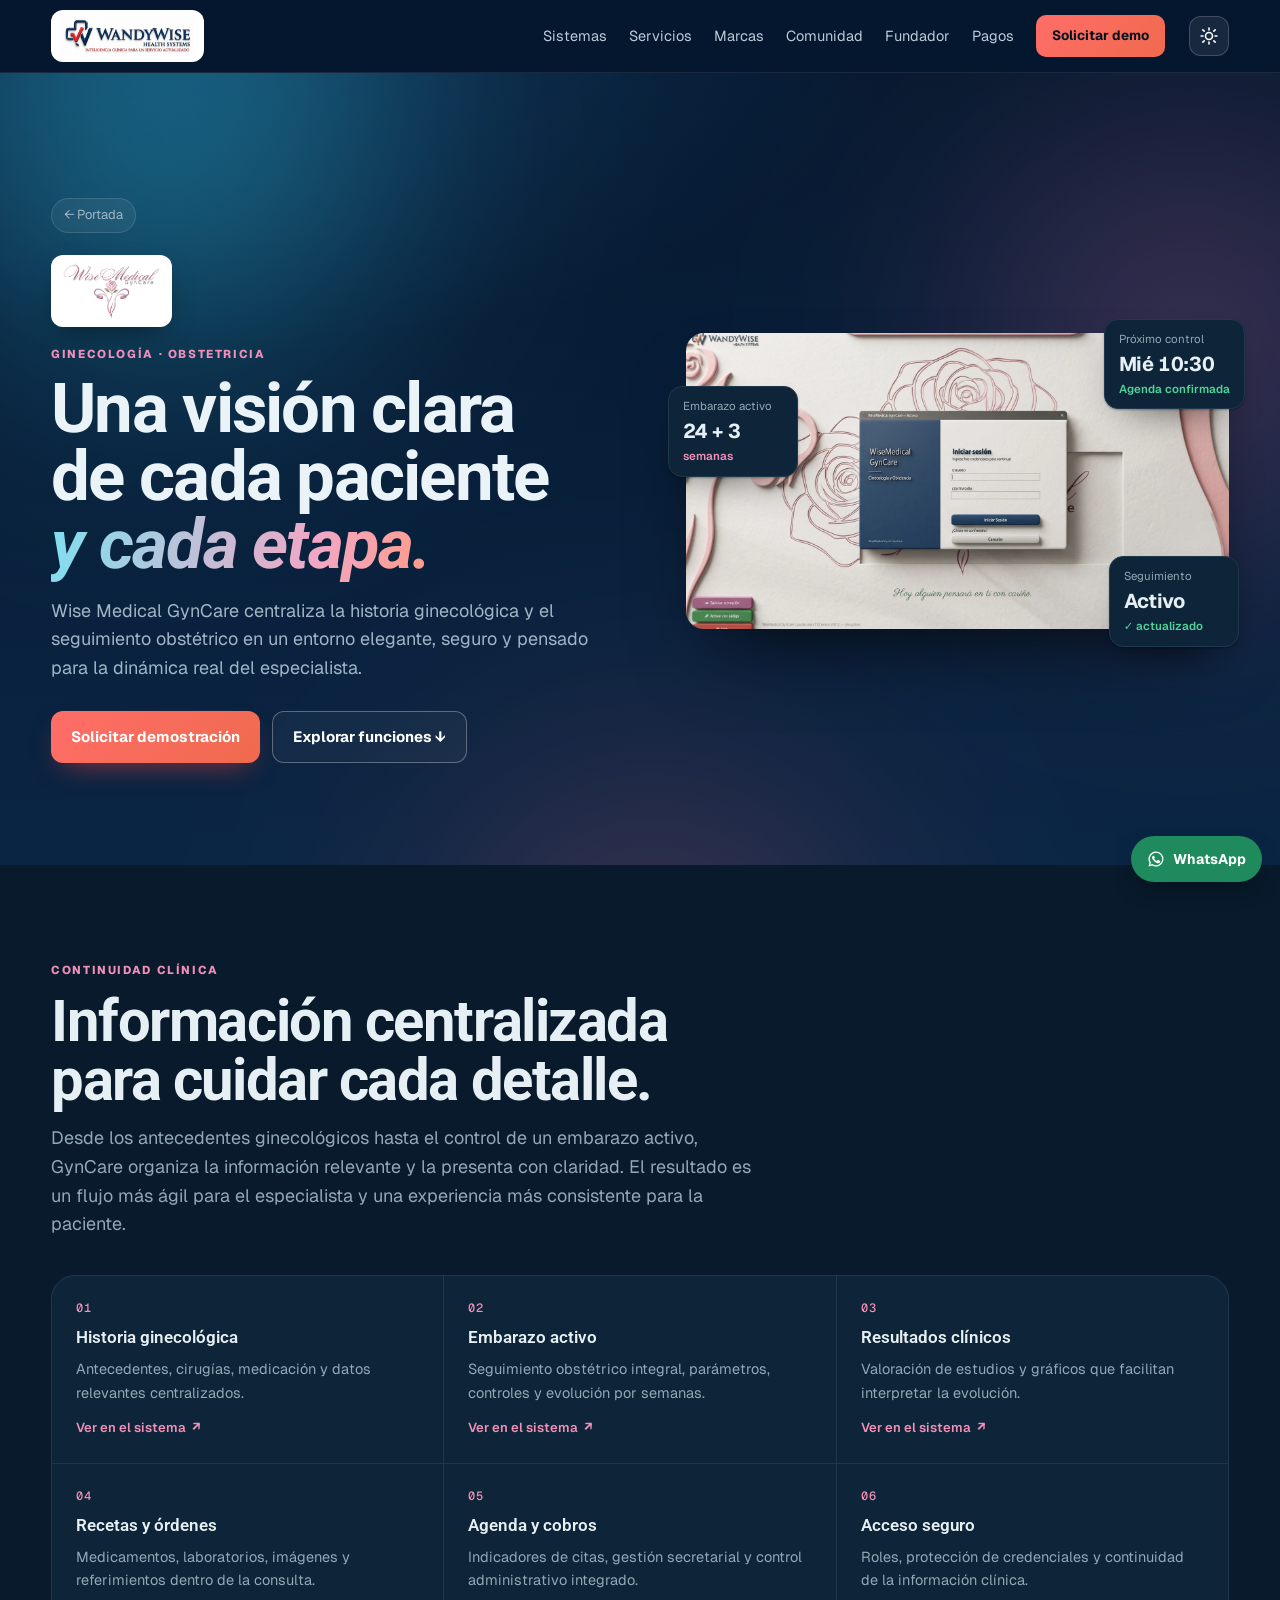
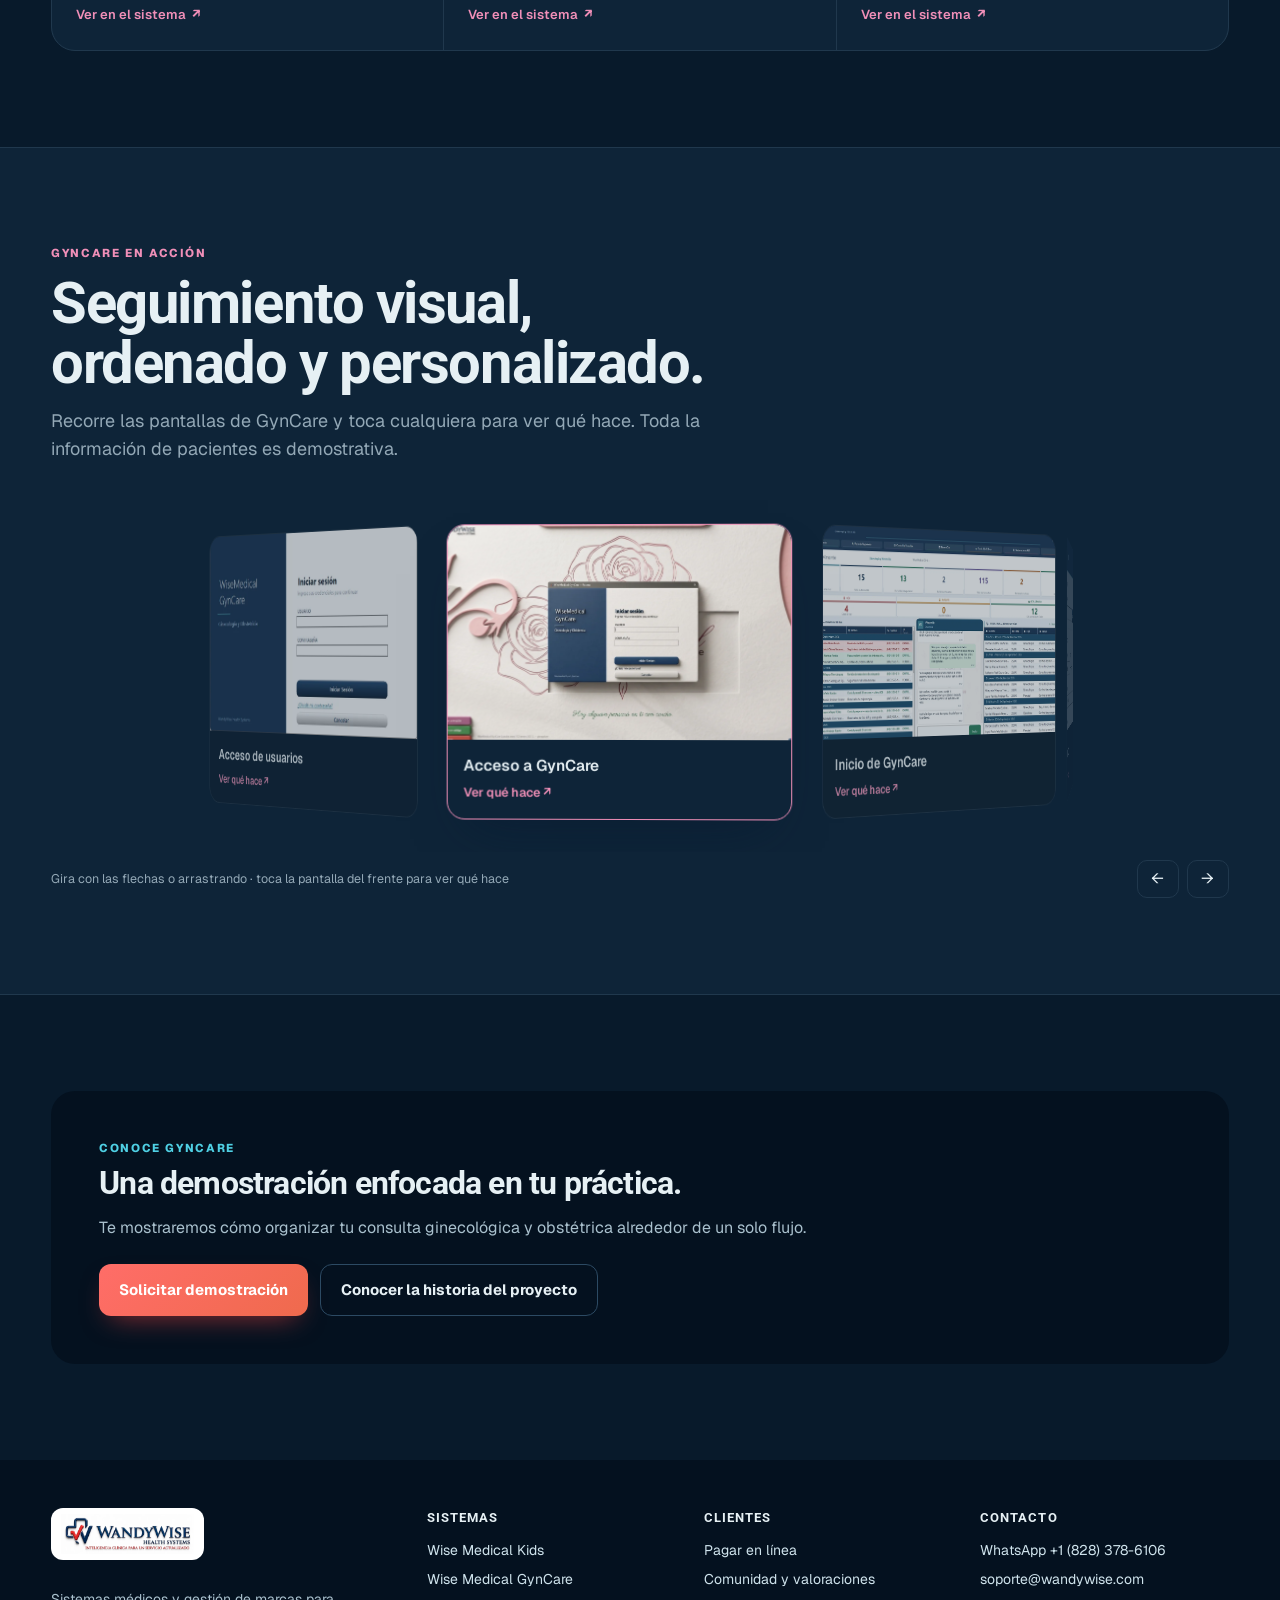
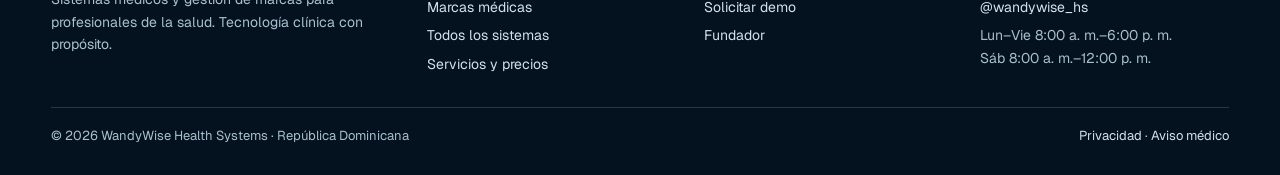
<file: wise-medical-gyncare/index.html>
<!doctype html>
<html lang="es" data-theme="dark">
<head>
<meta charset="utf-8">
<script>try{var t=localStorage.getItem("wwhs_tema");if(t==="light"||t==="dark")document.documentElement.dataset.theme=t}catch(e){}</script>
<meta name="viewport" content="width=device-width, initial-scale=1, viewport-fit=cover">
<title>Wise Medical GynCare | Sistema para ginecología y obstetricia</title>
<meta name="description" content="Historia ginecológica, embarazo activo, resultados clínicos, recetas, agenda y cobros para especialistas en ginecología y obstetricia.">
<link rel="canonical" href="https://wandywise.com/wise-medical-gyncare/">
<meta property="og:type" content="website">
<meta property="og:title" content="Wise Medical GynCare | Sistema para ginecología y obstetricia">
<meta property="og:description" content="Historia ginecológica, embarazo activo, resultados clínicos, recetas, agenda y cobros para especialistas en ginecología y obstetricia.">
<meta property="og:url" content="https://wandywise.com/wise-medical-gyncare/">
<meta property="og:image" content="https://wandywise.com/img/og.jpg">
<meta name="theme-color" content="#06182f" id="meta-tema">
<meta name="view-transition" content="same-origin">
<link rel="icon" href="/img/favicon.png" type="image/png">
<link rel="apple-touch-icon" href="/img/apple-touch-icon.png">
<link rel="preconnect" href="https://fonts.googleapis.com">
<link rel="preconnect" href="https://fonts.gstatic.com" crossorigin>
<link rel="stylesheet" href="https://fonts.googleapis.com/css2?family=Geist:wght@300;400;500;600;700;800&family=Geist+Mono:wght@500&family=Roboto:ital,wght@0,400;0,500;0,700;1,500;1,700&display=swap">
<link rel="stylesheet" href="/assets/site.css?v=20261004">
<script type="application/json" id="visor-data">{"gyn": {"eyebrow": "Wise Medical GynCare", "titulo": "Ginecología y obstetricia", "intro": "La historia ginecológica y el seguimiento del embarazo, claros y ordenados para cada consulta.", "slides": [{"src": "/img/visor/gyn-login.webp", "t": "Acceso a GynCare", "d": "Pantalla de entrada con la identidad de GynCare: cada persona inicia sesión con su usuario y contraseña, y la licencia se activa desde aquí.", "mock": true}, {"src": "/img/visor/gyn-inicio.webp", "t": "Inicio de GynCare", "d": "Panel del día: pacientes, consultas, embarazos activos y partos; citas de hoy, mañana y la semana; control de citas de 30 días, chat con secretaría y consultas recientes con su estado de cobro."}, {"src": "/img/visor/gyn-cita.webp", "t": "Nueva cita", "d": "Agenda rápida: se busca a la paciente, se elige fecha y hora, el motivo y el estado de la cita."}, {"src": "/img/visor/gyn-registro.webp", "t": "Registro de pacientes", "d": "Alta de la paciente organizada por pestañas: datos generales, antecedentes ginecológicos, obstétricos y generales, contacto de emergencia y seguro médico."}, {"src": "/img/visor/gyn-info.webp", "t": "Ficha de la paciente", "d": "Datos generales, contacto y contacto de emergencia, junto a las alertas clínicas, el embarazo activo (FUR y FPP), alergias, medicación y antecedentes siempre visibles."}, {"src": "/img/visor/gyn-prenatal.webp", "t": "Control prenatal", "d": "Cada control registra síntomas, signos vitales, evaluación obstétrica (altura uterina, FCF, movimientos fetales, presentación), estudios, diagnóstico y plan, con el historial de controles por semana y riesgo."}, {"src": "/img/visor/gyn-labs.webp", "t": "Laboratorios", "d": "Resultados por panel con valor, unidad, rango de referencia y estado (normal o fuera de rango), observaciones, historial de resultados anteriores y gráfica de tendencia."}, {"src": "/img/visor/gyn-receta.webp", "t": "Indicación médica", "d": "Receta impresa con el membrete de la especialista: medicamentos, forma de uso y notas para la paciente.", "doc": true}, {"src": "/img/visor/gyn-acceso.webp", "t": "Acceso de usuarios", "d": "Cada persona entra con su usuario y contraseña antes de ver la información clínica."}], "resumen": {"Funciones": ["Historia ginecológica y obstétrica completa.", "Control prenatal por semana con evaluación obstétrica y signos vitales.", "Alergias, medicación y antecedentes siempre visibles en la ficha.", "Consultas, indicaciones y estudios en el mismo expediente.", "Agenda de citas, cobros y reclamaciones a ARS."], "Novedades": ["Panel de inicio con embarazos activos, partos y citas de la semana.", "Historial de controles prenatales con semana y nivel de riesgo.", "Chat interno con la secretaría."], "Comodidades": ["Todo en una sola ficha organizada por pestañas.", "FUR, FPP y semanas de embarazo a la vista.", "Citas nuevas en segundos, con búsqueda de la paciente."], "Seguridad": ["Acceso con usuario y contraseña.", "Licencia activada por equipo con código de activación.", "La información clínica se guarda en la base de datos de tu consultorio.", "Alertas clínicas y de alergias en cada consulta."]}, "link": ["/wise-medical-gyncare/", "Conocer Wise Medical GynCare"], "tema": "gyn"}, "g-historia": {"eyebrow": "Wise Medical GynCare · Historia ginecológica", "titulo": "Historia ginecológica", "intro": "Antecedentes, cirugías, medicación y datos relevantes centralizados.", "slides": [{"src": "/img/visor/gyn-info.webp", "t": "Ficha de la paciente", "d": "Datos generales, contacto y contacto de emergencia, junto a las alertas clínicas, el embarazo activo (FUR y FPP), alergias, medicación y antecedentes siempre visibles."}, {"src": "/img/visor/gyn-registro.webp", "t": "Registro de pacientes", "d": "Alta de la paciente organizada por pestañas: datos generales, antecedentes ginecológicos, obstétricos y generales, contacto de emergencia y seguro médico."}], "tema": "gyn"}, "g-embarazo": {"eyebrow": "Wise Medical GynCare · Embarazo activo", "titulo": "Embarazo activo", "intro": "Seguimiento obstétrico integral, parámetros, controles y evolución por semanas.", "slides": [{"src": "/img/visor/gyn-prenatal.webp", "t": "Control prenatal", "d": "Cada control registra síntomas, signos vitales, evaluación obstétrica (altura uterina, FCF, movimientos fetales, presentación), estudios, diagnóstico y plan, con el historial de controles por semana y riesgo."}], "tema": "gyn"}, "g-resultados": {"eyebrow": "Wise Medical GynCare · Resultados clínicos", "titulo": "Resultados clínicos", "intro": "Valoración de estudios y gráficos que facilitan interpretar la evolución.", "slides": [{"src": "/img/visor/gyn-labs.webp", "t": "Laboratorios", "d": "Resultados por panel con valor, unidad, rango de referencia y estado (normal o fuera de rango), observaciones, historial de resultados anteriores y gráfica de tendencia."}], "tema": "gyn"}, "g-recetas": {"eyebrow": "Wise Medical GynCare · Recetas y órdenes", "titulo": "Recetas y órdenes", "intro": "Medicamentos, laboratorios, imágenes y referimientos dentro de la consulta.", "slides": [{"src": "/img/visor/gyn-receta.webp", "t": "Indicación médica", "d": "Receta impresa con el membrete de la especialista: medicamentos, forma de uso y notas para la paciente.", "doc": true}], "tema": "gyn"}, "g-agenda": {"eyebrow": "Wise Medical GynCare · Agenda y cobros", "titulo": "Agenda y cobros", "intro": "Indicadores de citas, gestión secretarial y control administrativo integrado.", "slides": [{"src": "/img/visor/gyn-inicio.webp", "t": "Inicio de GynCare", "d": "Panel del día: pacientes, consultas, embarazos activos y partos; citas de hoy, mañana y la semana; control de citas de 30 días, chat con secretaría y consultas recientes con su estado de cobro."}, {"src": "/img/visor/gyn-cita.webp", "t": "Nueva cita", "d": "Agenda rápida: se busca a la paciente, se elige fecha y hora, el motivo y el estado de la cita."}], "tema": "gyn"}, "g-acceso": {"eyebrow": "Wise Medical GynCare · Acceso seguro", "titulo": "Acceso seguro", "intro": "Roles, protección de credenciales y continuidad de la información clínica.", "slides": [{"src": "/img/visor/gyn-login.webp", "t": "Acceso a GynCare", "d": "Pantalla de entrada con la identidad de GynCare: cada persona inicia sesión con su usuario y contraseña, y la licencia se activa desde aquí.", "mock": true}, {"src": "/img/visor/gyn-acceso.webp", "t": "Acceso de usuarios", "d": "Cada persona entra con su usuario y contraseña antes de ver la información clínica."}], "tema": "gyn"}}</script>
<script src="/assets/visor.js?v=20261004" defer></script>
</head>
<body class="">
<div class="strip"><div class="wrap">
  <div><span>República Dominicana · Demostraciones por WhatsApp</span></div>
  <div><span class="hide-s"><a href="https://www.instagram.com/wandywise_hs/" target="_blank" rel="noopener">IG @wandywise_hs</a></span><span class="hide-s"><a href="https://www.instagram.com/wamc.gestion_medica/" target="_blank" rel="noopener">IG @wamc.gestion_medica</a></span><span><a href="tel:+18283786106">+1 (828) 378-6106</a></span><span class="hide-s"><a href="mailto:soporte@wandywise.com">soporte@wandywise.com</a></span></div>
</div></div>
<header class="top" id="top"><div class="wrap">
  <a class="logo" href="/" aria-label="WandyWise Health Systems, inicio"><img src="/img/marca/wandywise.webp" alt="WandyWise Health Systems" width="900" height="271"></a>
  <div class="top-acc"><button class="theme-btn" type="button" aria-label="Cambiar a tema claro" title="Cambiar tema"><svg class="i-sun" viewBox="0 0 24 24" aria-hidden="true"><circle cx="12" cy="12" r="4.2"/><path d="M12 2.5v2.3M12 19.2v2.3M4.6 4.6l1.6 1.6M17.8 17.8l1.6 1.6M2.5 12h2.3M19.2 12h2.3M4.6 19.4l1.6-1.6M17.8 6.2l1.6-1.6"/></svg><svg class="i-moon" viewBox="0 0 24 24" aria-hidden="true"><path d="M20.5 14.2A8.5 8.5 0 0 1 9.8 3.5a8.5 8.5 0 1 0 10.7 10.7z"/></svg></button>
  <button class="menu-btn" aria-expanded="false" aria-controls="nav">Menú</button></div>
  <nav class="nav" id="nav" aria-label="Principal"><a href="/" class="to-cover">Portada</a><a href="/sistemas/">Sistemas</a><a href="/servicios/">Servicios</a><a href="/marcas/">Marcas</a><a href="/comunidad/">Comunidad</a><a href="/wandy-almonte/">Fundador</a><a href="https://pagos.wandywise.com">Pagos</a><a class="btn-demo" href="/demo/">Solicitar demo</a></nav>
</div></header>
<main>

<div class="gyn-page">
<section class="page-hero dark"><div class="aurora" aria-hidden="true"><i></i><i></i><i></i></div><div class="wrap split">
  <div class="reveal"><a class="crumb" href="/">← Portada</a>
    <img class="brand" src="/img/marca/gyncare.webp" alt="Wise Medical GynCare" width="900" height="537">
    <p class="eyebrow" style="color:var(--rose)">Ginecología · Obstetricia</p>
    <h1>Una visión clara de cada paciente <em>y cada etapa.</em></h1>
    <p class="lede">Wise Medical GynCare centraliza la historia ginecológica y el seguimiento obstétrico en un entorno elegante, seguro y pensado para la dinámica real del especialista.</p>
    <div class="btns"><a class="btn primary" href="/demo/">Solicitar demostración</a><a class="btn ghost" href="#funciones">Explorar funciones ↓</a></div>
  </div>
  <div class="floaty reveal" data-anim>
    <button type="button" class="frame mockframe" data-visor="gyn" data-slide="gyn-login" aria-label="Ver el acceso de Wise Medical GynCare"><img src="/img/visor/gyn-login.webp" alt="Acceso de Wise Medical GynCare" width="1600" height="872"></button>
    <div class="fcard a"><span>Embarazo activo</span><b>24 + 3</b><small style="color:var(--rose)">semanas</small></div>
    <div class="fcard b"><span>Próximo control</span><b>Mié 10:30</b><small>Agenda confirmada</small></div>
    <div class="fcard c"><span>Seguimiento</span><b>Activo</b><small>✓ actualizado</small></div>
  </div>
</div></section>

<section class="block" id="funciones"><div class="wrap">
  <div class="head"><p class="eyebrow" style="color:var(--rose)">Continuidad clínica</p><h2 class="title">Información centralizada para cuidar cada detalle.</h2>
  <p class="lede">Desde los antecedentes ginecológicos hasta el control de un embarazo activo, GynCare organiza la información relevante y la presenta con claridad. El resultado es un flujo más ágil para el especialista y una experiencia más consistente para la paciente.</p></div>
  <div class="feats"><button type="button" class="feat-open" data-visor="g-historia"><span class="n">01</span><h3>Historia ginecológica</h3><p>Antecedentes, cirugías, medicación y datos relevantes centralizados.</p><span class="ver">Ver en el sistema <b aria-hidden="true">↗</b></span></button><button type="button" class="feat-open" data-visor="g-embarazo"><span class="n">02</span><h3>Embarazo activo</h3><p>Seguimiento obstétrico integral, parámetros, controles y evolución por semanas.</p><span class="ver">Ver en el sistema <b aria-hidden="true">↗</b></span></button><button type="button" class="feat-open" data-visor="g-resultados"><span class="n">03</span><h3>Resultados clínicos</h3><p>Valoración de estudios y gráficos que facilitan interpretar la evolución.</p><span class="ver">Ver en el sistema <b aria-hidden="true">↗</b></span></button><button type="button" class="feat-open" data-visor="g-recetas"><span class="n">04</span><h3>Recetas y órdenes</h3><p>Medicamentos, laboratorios, imágenes y referimientos dentro de la consulta.</p><span class="ver">Ver en el sistema <b aria-hidden="true">↗</b></span></button><button type="button" class="feat-open" data-visor="g-agenda"><span class="n">05</span><h3>Agenda y cobros</h3><p>Indicadores de citas, gestión secretarial y control administrativo integrado.</p><span class="ver">Ver en el sistema <b aria-hidden="true">↗</b></span></button><button type="button" class="feat-open" data-visor="g-acceso"><span class="n">06</span><h3>Acceso seguro</h3><p>Roles, protección de credenciales y continuidad de la información clínica.</p><span class="ver">Ver en el sistema <b aria-hidden="true">↗</b></span></button></div>
</div></section>

<section class="block alt"><div class="wrap">
  <div class="head"><p class="eyebrow" style="color:var(--rose)">GynCare en acción</p><h2 class="title">Seguimiento visual, ordenado y personalizado.</h2>
  <p class="lede">Recorre las pantallas de GynCare y toca cualquiera para ver qué hace. Toda la información de pacientes es demostrativa.</p></div>
  <div class="orbit galinf" data-ring data-speed="7"><div class="ring-view"><div class="ring-stage"><div class="ring-item"><button type="button" class="gal-item" data-visor="gyn" data-slide="gyn-login" aria-label="Ver: Acceso a GynCare">
      <span class="gi-img"><img src="/img/visor/gyn-login.webp" alt="Acceso a GynCare" loading="lazy" draggable="false"></span>
      <span class="gi-cap"><b>Acceso a GynCare</b><small>Ver qué hace ↗</small></span></button></div><div class="ring-item"><button type="button" class="gal-item" data-visor="gyn" data-slide="gyn-inicio" aria-label="Ver: Inicio de GynCare">
      <span class="gi-img"><img src="/img/visor/gyn-inicio.webp" alt="Inicio de GynCare" loading="lazy" draggable="false"></span>
      <span class="gi-cap"><b>Inicio de GynCare</b><small>Ver qué hace ↗</small></span></button></div><div class="ring-item"><button type="button" class="gal-item" data-visor="gyn" data-slide="gyn-cita" aria-label="Ver: Nueva cita">
      <span class="gi-img"><img src="/img/visor/gyn-cita.webp" alt="Nueva cita" loading="lazy" draggable="false"></span>
      <span class="gi-cap"><b>Nueva cita</b><small>Ver qué hace ↗</small></span></button></div><div class="ring-item"><button type="button" class="gal-item" data-visor="gyn" data-slide="gyn-registro" aria-label="Ver: Registro de pacientes">
      <span class="gi-img"><img src="/img/visor/gyn-registro.webp" alt="Registro de pacientes" loading="lazy" draggable="false"></span>
      <span class="gi-cap"><b>Registro de pacientes</b><small>Ver qué hace ↗</small></span></button></div><div class="ring-item"><button type="button" class="gal-item" data-visor="gyn" data-slide="gyn-info" aria-label="Ver: Ficha de la paciente">
      <span class="gi-img"><img src="/img/visor/gyn-info.webp" alt="Ficha de la paciente" loading="lazy" draggable="false"></span>
      <span class="gi-cap"><b>Ficha de la paciente</b><small>Ver qué hace ↗</small></span></button></div><div class="ring-item"><button type="button" class="gal-item" data-visor="gyn" data-slide="gyn-prenatal" aria-label="Ver: Control prenatal">
      <span class="gi-img"><img src="/img/visor/gyn-prenatal.webp" alt="Control prenatal" loading="lazy" draggable="false"></span>
      <span class="gi-cap"><b>Control prenatal</b><small>Ver qué hace ↗</small></span></button></div><div class="ring-item"><button type="button" class="gal-item" data-visor="gyn" data-slide="gyn-labs" aria-label="Ver: Laboratorios">
      <span class="gi-img"><img src="/img/visor/gyn-labs.webp" alt="Laboratorios" loading="lazy" draggable="false"></span>
      <span class="gi-cap"><b>Laboratorios</b><small>Ver qué hace ↗</small></span></button></div><div class="ring-item"><button type="button" class="gal-item doc" data-visor="gyn" data-slide="gyn-receta" aria-label="Ver: Indicación médica">
      <span class="gi-img"><img src="/img/visor/gyn-receta.webp" alt="Indicación médica" loading="lazy" draggable="false"></span>
      <span class="gi-cap"><b>Indicación médica</b><small>Ver qué hace ↗</small></span></button></div><div class="ring-item"><button type="button" class="gal-item" data-visor="gyn" data-slide="gyn-acceso" aria-label="Ver: Acceso de usuarios">
      <span class="gi-img"><img src="/img/visor/gyn-acceso.webp" alt="Acceso de usuarios" loading="lazy" draggable="false"></span>
      <span class="gi-cap"><b>Acceso de usuarios</b><small>Ver qué hace ↗</small></span></button></div></div></div>
    <div class="ring-ctl"><span class="auto">Gira con las flechas o arrastrando · toca la pantalla del frente para ver qué hace</span><div class="nav2"><button type="button" data-rdir="-1" aria-label="Anterior">←</button><button type="button" data-rdir="1" aria-label="Siguiente">→</button></div></div></div>
</div></section>
<section class="block"><div class="wrap"><div class="cta-band">
  <div><p class="eyebrow">Conoce GynCare</p><h2>Una demostración enfocada en tu práctica.</h2><p>Te mostraremos cómo organizar tu consulta ginecológica y obstétrica alrededor de un solo flujo.</p></div>
  <div class="btns" style="margin:0"><a class="btn primary" href="/demo/">Solicitar demostración</a><a class="btn ghost" href="/wandy-almonte/">Conocer la historia del proyecto</a></div>
</div></div></section>
</div>

</main>
<footer class="foot"><div class="wrap">
  <div class="grid">
    <div>
      <a class="logo" href="/"><img src="/img/marca/wandywise.webp" alt="WandyWise Health Systems" width="900" height="271"></a>
      <p>Sistemas médicos y gestión de marcas para profesionales de la salud. Tecnología clínica con propósito.</p>
    </div>
    <div><h4>Sistemas</h4><ul>
      <li><a href="/wise-medical-kids/">Wise Medical Kids</a></li>
      <li><a href="/wise-medical-gyncare/">Wise Medical GynCare</a></li>
      <li><a href="/marcas/">Marcas médicas</a></li>
      <li><a href="/sistemas/">Todos los sistemas</a></li>
      <li><a href="/servicios/">Servicios y precios</a></li>
    </ul></div>
    <div><h4>Clientes</h4><ul>
      <li><a href="https://pagos.wandywise.com">Pagar en línea</a></li>
      <li><a href="/comunidad/">Comunidad y valoraciones</a></li>
      <li><a href="/demo/">Solicitar demo</a></li>
      <li><a href="/wandy-almonte/">Fundador</a></li>
    </ul></div>
    <div><h4>Contacto</h4><ul>
      <li><a href="https://wa.me/18283786106?text=Hola%2C%20WandyWise%20Health%20Systems." target="_blank" rel="noopener">WhatsApp +1 (828) 378-6106</a></li>
      <li><a href="mailto:soporte@wandywise.com">soporte@wandywise.com</a></li>
      <li><a href="https://www.instagram.com/wandywise_hs/" target="_blank" rel="noopener">@wandywise_hs</a></li>
      <li>Lun–Vie 8:00 a. m.–6:00 p. m.<br>Sáb 8:00 a. m.–12:00 p. m.</li>
    </ul></div>
  </div>
  <div class="legalrow"><span>© <span id="year">2026</span> WandyWise Health Systems · República Dominicana <span class="visits" hidden>· <b id="visitas">—</b> visitas</span></span><span><a href="/privacidad/">Privacidad</a> · <a href="/aviso-medico/">Aviso médico</a></span></div>
</div></footer>
<a class="wa-float" href="https://wa.me/18283786106?text=Hola%2C%20WandyWise%20Health%20Systems.%20Deseo%20informaci%C3%B3n." target="_blank" rel="noopener" aria-label="Escríbenos por WhatsApp"><svg viewBox="0 0 24 24" aria-hidden="true" fill="currentColor"><path d="M12 2a10 10 0 0 0-8.6 15.1L2 22l5-1.3A10 10 0 1 0 12 2Zm0 18.2a8.2 8.2 0 0 1-4.2-1.2l-.3-.2-3 .8.8-2.9-.2-.3A8.2 8.2 0 1 1 12 20.2Zm4.5-6.1c-.2-.1-1.5-.7-1.7-.8s-.4-.1-.6.1-.7.8-.8 1-.3.2-.5.1a6.7 6.7 0 0 1-3.3-2.9c-.3-.4.2-.4.7-1.3a.4.4 0 0 0 0-.4l-.8-1.8c-.2-.5-.4-.4-.6-.4h-.5a1 1 0 0 0-.7.3 3 3 0 0 0-.9 2.2 5.2 5.2 0 0 0 1.1 2.7 11.8 11.8 0 0 0 4.5 4 5.2 5.2 0 0 0 3.2.7 2.7 2.7 0 0 0 1.8-1.3 2.2 2.2 0 0 0 .2-1.3c-.1-.1-.3-.2-.5-.3Z"/></svg><span>WhatsApp</span></a>
<script src="/assets/site.js?v=20261004" defer></script>
</body>
</html>
</file>
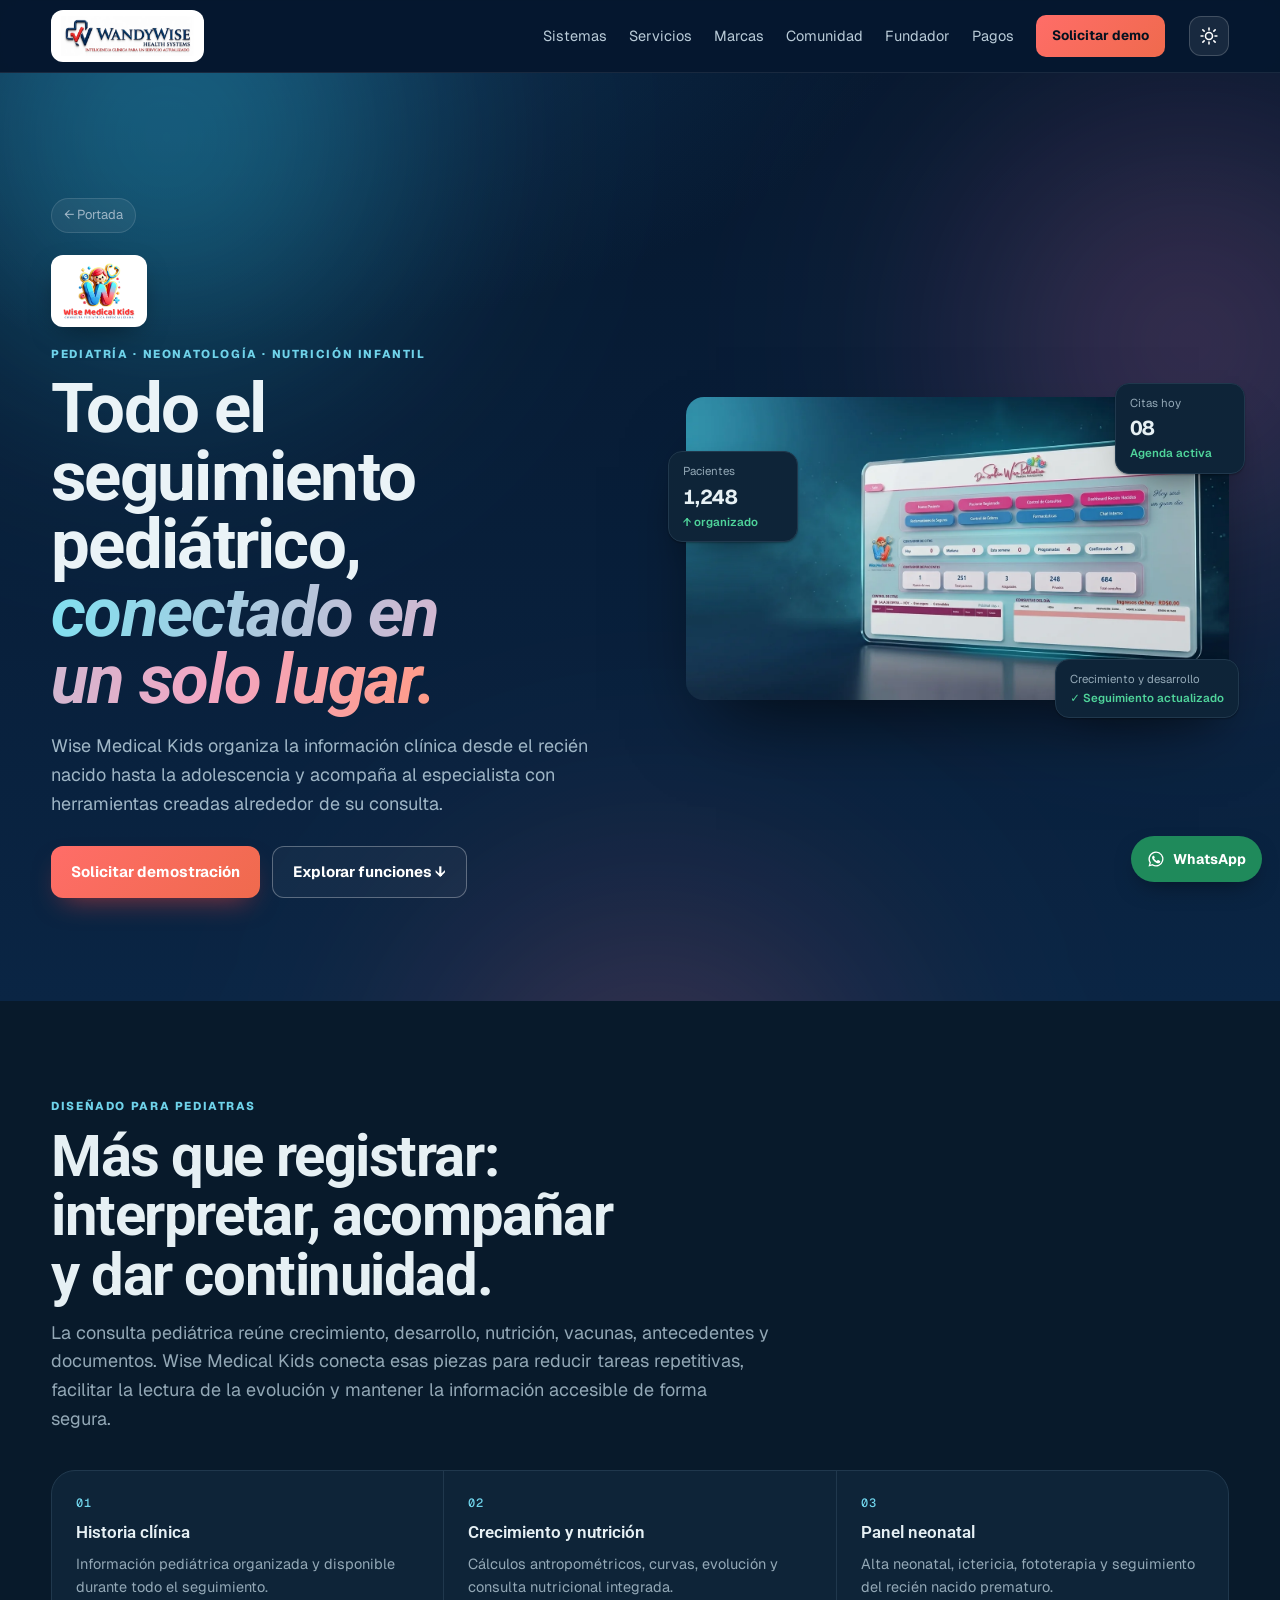
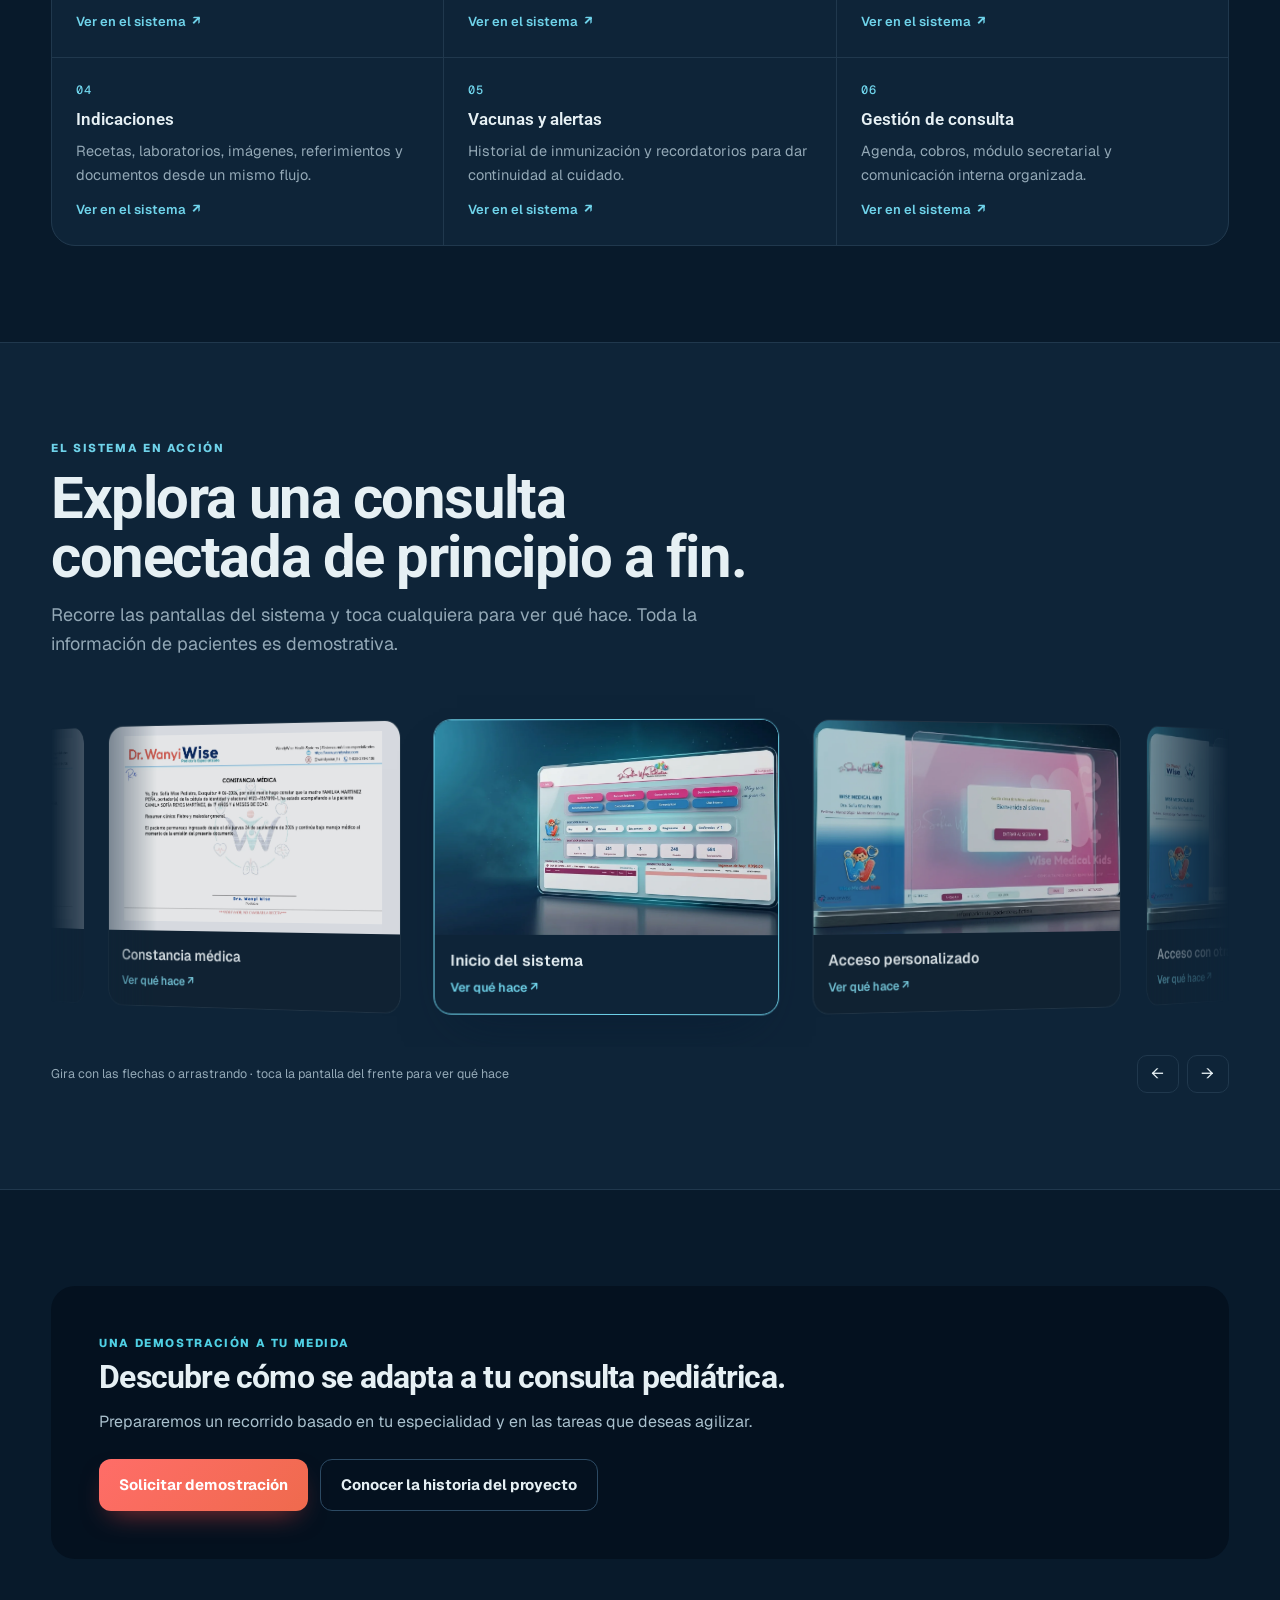
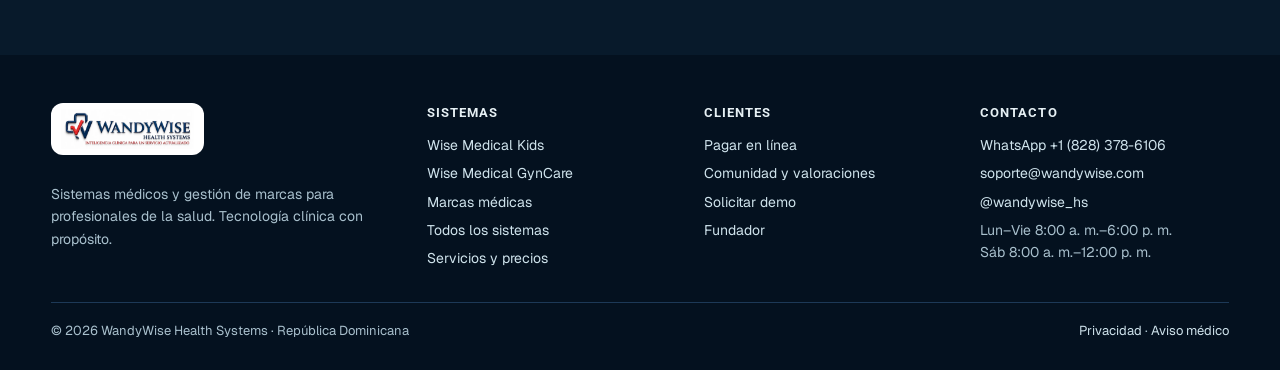
<file: wise-medical-kids/index.html>
<!doctype html>
<html lang="es" data-theme="dark">
<head>
<meta charset="utf-8">
<script>try{var t=localStorage.getItem("wwhs_tema");if(t==="light"||t==="dark")document.documentElement.dataset.theme=t}catch(e){}</script>
<meta name="viewport" content="width=device-width, initial-scale=1, viewport-fit=cover">
<title>Wise Medical Kids | Sistema para pediatría y neonatología</title>
<meta name="description" content="Historia clínica pediátrica, crecimiento y nutrición, panel neonatal, vacunas, documentos y gestión de consulta en un solo sistema.">
<link rel="canonical" href="https://wandywise.com/wise-medical-kids/">
<meta property="og:type" content="website">
<meta property="og:title" content="Wise Medical Kids | Sistema para pediatría y neonatología">
<meta property="og:description" content="Historia clínica pediátrica, crecimiento y nutrición, panel neonatal, vacunas, documentos y gestión de consulta en un solo sistema.">
<meta property="og:url" content="https://wandywise.com/wise-medical-kids/">
<meta property="og:image" content="https://wandywise.com/img/og.jpg">
<meta name="theme-color" content="#06182f" id="meta-tema">
<meta name="view-transition" content="same-origin">
<link rel="icon" href="/img/favicon.png" type="image/png">
<link rel="apple-touch-icon" href="/img/apple-touch-icon.png">
<link rel="preconnect" href="https://fonts.googleapis.com">
<link rel="preconnect" href="https://fonts.gstatic.com" crossorigin>
<link rel="stylesheet" href="https://fonts.googleapis.com/css2?family=Geist:wght@300;400;500;600;700;800&family=Geist+Mono:wght@500&family=Roboto:ital,wght@0,400;0,500;0,700;1,500;1,700&display=swap">
<link rel="stylesheet" href="/assets/site.css?v=20261004">
<script type="application/json" id="visor-data">{"kids": {"eyebrow": "Wise Medical Kids", "titulo": "Pediatría, neonatología y nutrición infantil", "intro": "El sistema clínico de WandyWise para pediatras: todo el seguimiento del paciente conectado en un solo lugar.", "slides": [{"src": "/img/visor/kids-inicio.webp", "t": "Inicio del sistema", "d": "Pantalla principal con la identidad de la especialista: accesos a nuevo paciente, consultas, cobros, reclamaciones de seguros, farmacéuticas, chat interno y dashboard de recién nacidos, más los contadores de citas y pacientes del día.", "mock": true}, {"src": "/img/visor/kids-acceso.webp", "t": "Acceso personalizado", "d": "La pantalla de entrada lleva el logo, el nombre y los colores de cada especialista. Desde aquí se entra al sistema, se contacta a soporte y se activa la licencia.", "mock": true}, {"src": "/img/visor/kids-acceso-m.webp", "t": "Acceso con otra identidad", "d": "El mismo sistema adaptado a la imagen de otro especialista: cada consultorio tiene su propia portada.", "mock": true}, {"src": "/img/visor/kids-registro.webp", "t": "Registro de pacientes", "d": "Formulario de alta con datos del paciente, datos perinatales, padres o tutores y seguro médico (ARS), listo para la primera consulta.", "mock": true}, {"src": "/img/visor/kids-info.webp", "t": "Ficha del paciente", "d": "Datos del paciente y de los padres, seguimiento, antecedentes de nacimiento, aseguradora y gráficas de talla/edad y peso/edad con indicadores de IMC, en una sola vista.", "mock": true}, {"src": "/img/visor/kids-resumen.webp", "t": "Resumen histórico del paciente", "d": "Al abrir el expediente, un resumen muestra la última visita, el total de consultas, patrones recurrentes, alergias registradas y alertas como un descenso en los canales de crecimiento.", "mock": true}, {"src": "/img/visor/kids-curvas.webp", "t": "Curvas de crecimiento", "d": "Gráficas de talla y peso por edad con percentiles y desviaciones estándar. Se elige el estándar (OMS, CDC, Fenton, INTERGROWTH) y el sistema ubica cada medición del paciente."}, {"src": "/img/visor/kids-evaluacion.webp", "t": "Evaluación nutricional", "d": "Consulta nutricional con peso, talla, IMC y sus relaciones interpretadas automáticamente, antropometría avanzada (circunferencias y pliegues) e historial de mediciones."}, {"src": "/img/visor/kids-evolucion.webp", "t": "Evolución nutricional", "d": "Seguimiento visual del peso, la talla y el IMC entre consultas, con trayectoria de Z-scores y velocidad de crecimiento, exportable a PDF."}, {"src": "/img/visor/kids-plan.webp", "t": "Plan de alimentación", "d": "Genera un plan diario según calorías y macronutrientes objetivo, respetando las alergias del expediente. Es una propuesta: la especialista la revisa, ajusta y aprueba antes de imprimir."}, {"src": "/img/visor/kids-neonatal.webp", "t": "Dashboard neonatal", "d": "Estadísticas del módulo de recién nacidos por período: altas neonatales, ictericia significativa, pacientes en fototerapia y seguimientos EXPREMIE, con distribución del peso al nacer, ictericia por grado, referimientos por especialidad y promedios de bilirrubina y horas de fototerapia.", "mock": true}, {"src": "/img/visor/kids-vacunas.webp", "t": "Aplicación de vacunas", "d": "Se marcan las vacunas a aplicar, quién las aplica y la fecha. El historial muestra cada vacuna con la edad del paciente al aplicarla y la dosis, y se puede imprimir o registrar vacunas anteriores."}, {"src": "/img/visor/kids-labs.webp", "t": "Control de laboratorio", "d": "Registro histórico de resultados por panel, con unidades, valores de referencia y marcas de valores dentro o fuera de rango."}, {"src": "/img/visor/kids-tendencia.webp", "t": "Tendencia de resultados", "d": "Cada parámetro de laboratorio se puede graficar en el tiempo con su línea de tendencia y el rango normal de referencia."}, {"src": "/img/visor/kids-certificado.webp", "t": "Emisión de certificados", "d": "El certificado se arma con los datos del paciente y la vista previa muestra exactamente lo que se imprimirá."}, {"src": "/img/visor/doc-indicacion.webp", "t": "Indicación médica", "d": "Receta impresa con el membrete de la especialista: medicamento, presentación y forma de uso de cada indicación.", "doc": true}, {"src": "/img/visor/doc-laboratorio.webp", "t": "Indicación de laboratorios", "d": "Orden de análisis con los estudios marcados y espacio para la justificación clínica.", "doc": true}, {"src": "/img/visor/doc-certificado.webp", "t": "Certificado médico", "d": "Certificado con el diagnóstico, los datos del paciente, la fecha y el lugar de expedición.", "doc": true}, {"src": "/img/visor/doc-constancia.webp", "t": "Constancia médica", "d": "Constancia de acompañamiento o permanencia para el padre, la madre o el tutor, con el resumen clínico.", "doc": true}], "resumen": {"Funciones": ["Historia clínica pediátrica completa, desde el nacimiento hasta la adolescencia.", "Curvas de crecimiento OMS, CDC, Fenton e INTERGROWTH.", "Consulta y evaluación nutricional con antropometría avanzada.", "Indicaciones, laboratorios, certificados y constancias impresos con tu membrete.", "Control de laboratorios con valores de referencia y gráficas de tendencia.", "Registro de vacunas con historial por edad y dosis.", "Agenda, cobros y reclamaciones de seguros."], "Novedades": ["Resumen histórico al abrir el expediente, con alertas de alergias y de crecimiento.", "Plan de alimentación automático que respeta las alergias y la especialista aprueba.", "Evolución nutricional con Z-scores y velocidad de crecimiento.", "Dashboard neonatal: altas, ictericia, fototerapia y seguimiento EXPREMIE.", "Chat interno con la secretaría."], "Comodidades": ["El sistema lleva tu logo, tus colores y tu nombre.", "Inicio con los contadores de citas y pacientes del día.", "Cálculos e interpretaciones automáticas: menos tiempo escribiendo.", "Documentos listos para imprimir desde la misma consulta."], "Seguridad": ["Acceso con usuario y contraseña.", "Licencia activada por equipo con código de activación.", "La información clínica se guarda en la base de datos de tu consultorio.", "Alertas visibles de alergias para prevenir errores de indicación."]}, "link": ["/wise-medical-kids/", "Conocer Wise Medical Kids"], "tema": "kids"}, "k-historia": {"eyebrow": "Wise Medical Kids · Historia clínica", "titulo": "Historia clínica", "intro": "Información pediátrica organizada y disponible durante todo el seguimiento.", "slides": [{"src": "/img/visor/kids-info.webp", "t": "Ficha del paciente", "d": "Datos del paciente y de los padres, seguimiento, antecedentes de nacimiento, aseguradora y gráficas de talla/edad y peso/edad con indicadores de IMC, en una sola vista.", "mock": true}, {"src": "/img/visor/kids-resumen.webp", "t": "Resumen histórico del paciente", "d": "Al abrir el expediente, un resumen muestra la última visita, el total de consultas, patrones recurrentes, alergias registradas y alertas como un descenso en los canales de crecimiento.", "mock": true}, {"src": "/img/visor/kids-registro.webp", "t": "Registro de pacientes", "d": "Formulario de alta con datos del paciente, datos perinatales, padres o tutores y seguro médico (ARS), listo para la primera consulta.", "mock": true}, {"src": "/img/visor/kids-labs.webp", "t": "Control de laboratorio", "d": "Registro histórico de resultados por panel, con unidades, valores de referencia y marcas de valores dentro o fuera de rango."}, {"src": "/img/visor/kids-tendencia.webp", "t": "Tendencia de resultados", "d": "Cada parámetro de laboratorio se puede graficar en el tiempo con su línea de tendencia y el rango normal de referencia."}], "tema": "kids"}, "k-crecimiento": {"eyebrow": "Wise Medical Kids · Crecimiento y nutrición", "titulo": "Crecimiento y nutrición", "intro": "Cálculos antropométricos, curvas, evolución y consulta nutricional integrada.", "slides": [{"src": "/img/visor/kids-curvas.webp", "t": "Curvas de crecimiento", "d": "Gráficas de talla y peso por edad con percentiles y desviaciones estándar. Se elige el estándar (OMS, CDC, Fenton, INTERGROWTH) y el sistema ubica cada medición del paciente."}, {"src": "/img/visor/kids-evaluacion.webp", "t": "Evaluación nutricional", "d": "Consulta nutricional con peso, talla, IMC y sus relaciones interpretadas automáticamente, antropometría avanzada (circunferencias y pliegues) e historial de mediciones."}, {"src": "/img/visor/kids-evolucion.webp", "t": "Evolución nutricional", "d": "Seguimiento visual del peso, la talla y el IMC entre consultas, con trayectoria de Z-scores y velocidad de crecimiento, exportable a PDF."}, {"src": "/img/visor/kids-plan.webp", "t": "Plan de alimentación", "d": "Genera un plan diario según calorías y macronutrientes objetivo, respetando las alergias del expediente. Es una propuesta: la especialista la revisa, ajusta y aprueba antes de imprimir."}], "tema": "kids"}, "k-neonatal": {"eyebrow": "Wise Medical Kids · Panel neonatal", "titulo": "Panel neonatal", "intro": "Alta neonatal, ictericia, fototerapia y seguimiento del recién nacido prematuro.", "slides": [{"src": "/img/visor/kids-neonatal.webp", "t": "Dashboard neonatal", "d": "Estadísticas del módulo de recién nacidos por período: altas neonatales, ictericia significativa, pacientes en fototerapia y seguimientos EXPREMIE, con distribución del peso al nacer, ictericia por grado, referimientos por especialidad y promedios de bilirrubina y horas de fototerapia.", "mock": true}, {"src": "/img/visor/kids-inicio.webp", "t": "Acceso desde el inicio", "d": "El Dashboard de Recién Nacidos se abre directamente desde el inicio del sistema, junto a los demás módulos.", "mock": true}], "tema": "kids"}, "k-indicaciones": {"eyebrow": "Wise Medical Kids · Indicaciones", "titulo": "Indicaciones y documentos", "intro": "Recetas, laboratorios, certificados y constancias con tu membrete, generados con los datos del paciente.", "slides": [{"src": "/img/visor/doc-indicacion.webp", "t": "Indicación médica", "d": "Receta impresa con el membrete de la especialista: medicamento, presentación y forma de uso de cada indicación.", "doc": true}, {"src": "/img/visor/doc-laboratorio.webp", "t": "Indicación de laboratorios", "d": "Orden de análisis con los estudios marcados y espacio para la justificación clínica.", "doc": true}, {"src": "/img/visor/doc-certificado.webp", "t": "Certificado médico", "d": "Certificado con el diagnóstico, los datos del paciente, la fecha y el lugar de expedición.", "doc": true}, {"src": "/img/visor/doc-constancia.webp", "t": "Constancia médica", "d": "Constancia de acompañamiento o permanencia para el padre, la madre o el tutor, con el resumen clínico.", "doc": true}, {"src": "/img/visor/kids-certificado.webp", "t": "Emisión de certificados", "d": "El certificado se arma con los datos del paciente y la vista previa muestra exactamente lo que se imprimirá."}], "tema": "kids"}, "k-alertas": {"eyebrow": "Wise Medical Kids · Vacunas y alertas", "titulo": "Vacunas y alertas", "intro": "Historial de inmunización y recordatorios para dar continuidad al cuidado.", "slides": [{"src": "/img/visor/kids-vacunas.webp", "t": "Aplicación de vacunas", "d": "Se marcan las vacunas a aplicar, quién las aplica y la fecha. El historial muestra cada vacuna con la edad del paciente al aplicarla y la dosis, y se puede imprimir o registrar vacunas anteriores."}, {"src": "/img/visor/kids-resumen.webp", "t": "Resumen histórico del paciente", "d": "Al abrir el expediente, un resumen muestra la última visita, el total de consultas, patrones recurrentes, alergias registradas y alertas como un descenso en los canales de crecimiento.", "mock": true}], "tema": "kids"}, "k-gestion": {"eyebrow": "Wise Medical Kids · Gestión de consulta", "titulo": "Gestión de consulta", "intro": "Agenda, cobros, módulo secretarial y comunicación interna organizada.", "slides": [{"src": "/img/visor/kids-inicio.webp", "t": "Inicio del sistema", "d": "Pantalla principal con la identidad de la especialista: accesos a nuevo paciente, consultas, cobros, reclamaciones de seguros, farmacéuticas, chat interno y dashboard de recién nacidos, más los contadores de citas y pacientes del día.", "mock": true}, {"src": "/img/visor/kids-acceso.webp", "t": "Acceso personalizado", "d": "La pantalla de entrada lleva el logo, el nombre y los colores de cada especialista. Desde aquí se entra al sistema, se contacta a soporte y se activa la licencia.", "mock": true}, {"src": "/img/visor/kids-acceso-m.webp", "t": "Acceso con otra identidad", "d": "El mismo sistema adaptado a la imagen de otro especialista: cada consultorio tiene su propia portada.", "mock": true}], "tema": "kids"}}</script>
<script src="/assets/visor.js?v=20261004" defer></script>
</head>
<body class="">
<div class="strip"><div class="wrap">
  <div><span>República Dominicana · Demostraciones por WhatsApp</span></div>
  <div><span class="hide-s"><a href="https://www.instagram.com/wandywise_hs/" target="_blank" rel="noopener">IG @wandywise_hs</a></span><span class="hide-s"><a href="https://www.instagram.com/wamc.gestion_medica/" target="_blank" rel="noopener">IG @wamc.gestion_medica</a></span><span><a href="tel:+18283786106">+1 (828) 378-6106</a></span><span class="hide-s"><a href="mailto:soporte@wandywise.com">soporte@wandywise.com</a></span></div>
</div></div>
<header class="top" id="top"><div class="wrap">
  <a class="logo" href="/" aria-label="WandyWise Health Systems, inicio"><img src="/img/marca/wandywise.webp" alt="WandyWise Health Systems" width="900" height="271"></a>
  <div class="top-acc"><button class="theme-btn" type="button" aria-label="Cambiar a tema claro" title="Cambiar tema"><svg class="i-sun" viewBox="0 0 24 24" aria-hidden="true"><circle cx="12" cy="12" r="4.2"/><path d="M12 2.5v2.3M12 19.2v2.3M4.6 4.6l1.6 1.6M17.8 17.8l1.6 1.6M2.5 12h2.3M19.2 12h2.3M4.6 19.4l1.6-1.6M17.8 6.2l1.6-1.6"/></svg><svg class="i-moon" viewBox="0 0 24 24" aria-hidden="true"><path d="M20.5 14.2A8.5 8.5 0 0 1 9.8 3.5a8.5 8.5 0 1 0 10.7 10.7z"/></svg></button>
  <button class="menu-btn" aria-expanded="false" aria-controls="nav">Menú</button></div>
  <nav class="nav" id="nav" aria-label="Principal"><a href="/" class="to-cover">Portada</a><a href="/sistemas/">Sistemas</a><a href="/servicios/">Servicios</a><a href="/marcas/">Marcas</a><a href="/comunidad/">Comunidad</a><a href="/wandy-almonte/">Fundador</a><a href="https://pagos.wandywise.com">Pagos</a><a class="btn-demo" href="/demo/">Solicitar demo</a></nav>
</div></header>
<main>

<section class="page-hero dark"><div class="aurora" aria-hidden="true"><i></i><i></i><i></i></div><div class="wrap split">
  <div class="reveal"><a class="crumb" href="/">← Portada</a>
    <img class="brand" src="/img/marca/wise-medical-kids.webp" alt="Wise Medical Kids" width="900" height="714">
    <p class="eyebrow">Pediatría · Neonatología · Nutrición infantil</p>
    <h1>Todo el seguimiento pediátrico, <em>conectado en un solo lugar.</em></h1>
    <p class="lede">Wise Medical Kids organiza la información clínica desde el recién nacido hasta la adolescencia y acompaña al especialista con herramientas creadas alrededor de su consulta.</p>
    <div class="btns"><a class="btn primary" href="/demo/">Solicitar demostración</a><a class="btn ghost" href="#funciones">Explorar funciones ↓</a></div>
  </div>
  <div class="floaty reveal" data-anim>
    <button type="button" class="frame mockframe" data-visor="kids" data-slide="kids-inicio" aria-label="Ver el inicio de Wise Medical Kids"><img src="/img/visor/kids-inicio.webp" alt="Inicio de Wise Medical Kids" width="1376" height="768"></button>
    <div class="fcard a"><span>Pacientes</span><b data-count="1248">0</b><small>↑ organizado</small></div>
    <div class="fcard b"><span>Citas hoy</span><b data-count="8" data-pad="2">00</b><small>Agenda activa</small></div>
    <div class="fcard c"><span>Crecimiento y desarrollo</span><small>✓ Seguimiento actualizado</small></div>
  </div>
</div></section>

<section class="block" id="funciones"><div class="wrap">
  <div class="head"><p class="eyebrow">Diseñado para pediatras</p><h2 class="title">Más que registrar: interpretar, acompañar y dar continuidad.</h2>
  <p class="lede">La consulta pediátrica reúne crecimiento, desarrollo, nutrición, vacunas, antecedentes y documentos. Wise Medical Kids conecta esas piezas para reducir tareas repetitivas, facilitar la lectura de la evolución y mantener la información accesible de forma segura.</p></div>
  <div class="feats"><button type="button" class="feat-open" data-visor="k-historia"><span class="n">01</span><h3>Historia clínica</h3><p>Información pediátrica organizada y disponible durante todo el seguimiento.</p><span class="ver">Ver en el sistema <b aria-hidden="true">↗</b></span></button><button type="button" class="feat-open" data-visor="k-crecimiento"><span class="n">02</span><h3>Crecimiento y nutrición</h3><p>Cálculos antropométricos, curvas, evolución y consulta nutricional integrada.</p><span class="ver">Ver en el sistema <b aria-hidden="true">↗</b></span></button><button type="button" class="feat-open" data-visor="k-neonatal"><span class="n">03</span><h3>Panel neonatal</h3><p>Alta neonatal, ictericia, fototerapia y seguimiento del recién nacido prematuro.</p><span class="ver">Ver en el sistema <b aria-hidden="true">↗</b></span></button><button type="button" class="feat-open" data-visor="k-indicaciones"><span class="n">04</span><h3>Indicaciones</h3><p>Recetas, laboratorios, imágenes, referimientos y documentos desde un mismo flujo.</p><span class="ver">Ver en el sistema <b aria-hidden="true">↗</b></span></button><button type="button" class="feat-open" data-visor="k-alertas"><span class="n">05</span><h3>Vacunas y alertas</h3><p>Historial de inmunización y recordatorios para dar continuidad al cuidado.</p><span class="ver">Ver en el sistema <b aria-hidden="true">↗</b></span></button><button type="button" class="feat-open" data-visor="k-gestion"><span class="n">06</span><h3>Gestión de consulta</h3><p>Agenda, cobros, módulo secretarial y comunicación interna organizada.</p><span class="ver">Ver en el sistema <b aria-hidden="true">↗</b></span></button></div>
</div></section>

<section class="block alt"><div class="wrap">
  <div class="head"><p class="eyebrow">El sistema en acción</p><h2 class="title">Explora una consulta conectada de principio a fin.</h2>
  <p class="lede">Recorre las pantallas del sistema y toca cualquiera para ver qué hace. Toda la información de pacientes es demostrativa.</p></div>
  <div class="orbit galinf" data-ring data-speed="7"><div class="ring-view"><div class="ring-stage"><div class="ring-item"><button type="button" class="gal-item" data-visor="kids" data-slide="kids-inicio" aria-label="Ver: Inicio del sistema">
      <span class="gi-img"><img src="/img/visor/kids-inicio.webp" alt="Inicio del sistema" loading="lazy" draggable="false"></span>
      <span class="gi-cap"><b>Inicio del sistema</b><small>Ver qué hace ↗</small></span></button></div><div class="ring-item"><button type="button" class="gal-item" data-visor="kids" data-slide="kids-acceso" aria-label="Ver: Acceso personalizado">
      <span class="gi-img"><img src="/img/visor/kids-acceso.webp" alt="Acceso personalizado" loading="lazy" draggable="false"></span>
      <span class="gi-cap"><b>Acceso personalizado</b><small>Ver qué hace ↗</small></span></button></div><div class="ring-item"><button type="button" class="gal-item" data-visor="kids" data-slide="kids-acceso-m" aria-label="Ver: Acceso con otra identidad">
      <span class="gi-img"><img src="/img/visor/kids-acceso-m.webp" alt="Acceso con otra identidad" loading="lazy" draggable="false"></span>
      <span class="gi-cap"><b>Acceso con otra identidad</b><small>Ver qué hace ↗</small></span></button></div><div class="ring-item"><button type="button" class="gal-item" data-visor="kids" data-slide="kids-registro" aria-label="Ver: Registro de pacientes">
      <span class="gi-img"><img src="/img/visor/kids-registro.webp" alt="Registro de pacientes" loading="lazy" draggable="false"></span>
      <span class="gi-cap"><b>Registro de pacientes</b><small>Ver qué hace ↗</small></span></button></div><div class="ring-item"><button type="button" class="gal-item" data-visor="kids" data-slide="kids-info" aria-label="Ver: Ficha del paciente">
      <span class="gi-img"><img src="/img/visor/kids-info.webp" alt="Ficha del paciente" loading="lazy" draggable="false"></span>
      <span class="gi-cap"><b>Ficha del paciente</b><small>Ver qué hace ↗</small></span></button></div><div class="ring-item"><button type="button" class="gal-item" data-visor="kids" data-slide="kids-resumen" aria-label="Ver: Resumen histórico del paciente">
      <span class="gi-img"><img src="/img/visor/kids-resumen.webp" alt="Resumen histórico del paciente" loading="lazy" draggable="false"></span>
      <span class="gi-cap"><b>Resumen histórico del paciente</b><small>Ver qué hace ↗</small></span></button></div><div class="ring-item"><button type="button" class="gal-item" data-visor="kids" data-slide="kids-curvas" aria-label="Ver: Curvas de crecimiento">
      <span class="gi-img"><img src="/img/visor/kids-curvas.webp" alt="Curvas de crecimiento" loading="lazy" draggable="false"></span>
      <span class="gi-cap"><b>Curvas de crecimiento</b><small>Ver qué hace ↗</small></span></button></div><div class="ring-item"><button type="button" class="gal-item" data-visor="kids" data-slide="kids-evaluacion" aria-label="Ver: Evaluación nutricional">
      <span class="gi-img"><img src="/img/visor/kids-evaluacion.webp" alt="Evaluación nutricional" loading="lazy" draggable="false"></span>
      <span class="gi-cap"><b>Evaluación nutricional</b><small>Ver qué hace ↗</small></span></button></div><div class="ring-item"><button type="button" class="gal-item" data-visor="kids" data-slide="kids-evolucion" aria-label="Ver: Evolución nutricional">
      <span class="gi-img"><img src="/img/visor/kids-evolucion.webp" alt="Evolución nutricional" loading="lazy" draggable="false"></span>
      <span class="gi-cap"><b>Evolución nutricional</b><small>Ver qué hace ↗</small></span></button></div><div class="ring-item"><button type="button" class="gal-item" data-visor="kids" data-slide="kids-plan" aria-label="Ver: Plan de alimentación">
      <span class="gi-img"><img src="/img/visor/kids-plan.webp" alt="Plan de alimentación" loading="lazy" draggable="false"></span>
      <span class="gi-cap"><b>Plan de alimentación</b><small>Ver qué hace ↗</small></span></button></div><div class="ring-item"><button type="button" class="gal-item" data-visor="kids" data-slide="kids-neonatal" aria-label="Ver: Dashboard neonatal">
      <span class="gi-img"><img src="/img/visor/kids-neonatal.webp" alt="Dashboard neonatal" loading="lazy" draggable="false"></span>
      <span class="gi-cap"><b>Dashboard neonatal</b><small>Ver qué hace ↗</small></span></button></div><div class="ring-item"><button type="button" class="gal-item" data-visor="kids" data-slide="kids-vacunas" aria-label="Ver: Aplicación de vacunas">
      <span class="gi-img"><img src="/img/visor/kids-vacunas.webp" alt="Aplicación de vacunas" loading="lazy" draggable="false"></span>
      <span class="gi-cap"><b>Aplicación de vacunas</b><small>Ver qué hace ↗</small></span></button></div><div class="ring-item"><button type="button" class="gal-item" data-visor="kids" data-slide="kids-labs" aria-label="Ver: Control de laboratorio">
      <span class="gi-img"><img src="/img/visor/kids-labs.webp" alt="Control de laboratorio" loading="lazy" draggable="false"></span>
      <span class="gi-cap"><b>Control de laboratorio</b><small>Ver qué hace ↗</small></span></button></div><div class="ring-item"><button type="button" class="gal-item" data-visor="kids" data-slide="kids-tendencia" aria-label="Ver: Tendencia de resultados">
      <span class="gi-img"><img src="/img/visor/kids-tendencia.webp" alt="Tendencia de resultados" loading="lazy" draggable="false"></span>
      <span class="gi-cap"><b>Tendencia de resultados</b><small>Ver qué hace ↗</small></span></button></div><div class="ring-item"><button type="button" class="gal-item" data-visor="kids" data-slide="kids-certificado" aria-label="Ver: Emisión de certificados">
      <span class="gi-img"><img src="/img/visor/kids-certificado.webp" alt="Emisión de certificados" loading="lazy" draggable="false"></span>
      <span class="gi-cap"><b>Emisión de certificados</b><small>Ver qué hace ↗</small></span></button></div><div class="ring-item"><button type="button" class="gal-item doc" data-visor="kids" data-slide="doc-indicacion" aria-label="Ver: Indicación médica">
      <span class="gi-img"><img src="/img/visor/doc-indicacion.webp" alt="Indicación médica" loading="lazy" draggable="false"></span>
      <span class="gi-cap"><b>Indicación médica</b><small>Ver qué hace ↗</small></span></button></div><div class="ring-item"><button type="button" class="gal-item doc" data-visor="kids" data-slide="doc-laboratorio" aria-label="Ver: Indicación de laboratorios">
      <span class="gi-img"><img src="/img/visor/doc-laboratorio.webp" alt="Indicación de laboratorios" loading="lazy" draggable="false"></span>
      <span class="gi-cap"><b>Indicación de laboratorios</b><small>Ver qué hace ↗</small></span></button></div><div class="ring-item"><button type="button" class="gal-item doc" data-visor="kids" data-slide="doc-certificado" aria-label="Ver: Certificado médico">
      <span class="gi-img"><img src="/img/visor/doc-certificado.webp" alt="Certificado médico" loading="lazy" draggable="false"></span>
      <span class="gi-cap"><b>Certificado médico</b><small>Ver qué hace ↗</small></span></button></div><div class="ring-item"><button type="button" class="gal-item doc" data-visor="kids" data-slide="doc-constancia" aria-label="Ver: Constancia médica">
      <span class="gi-img"><img src="/img/visor/doc-constancia.webp" alt="Constancia médica" loading="lazy" draggable="false"></span>
      <span class="gi-cap"><b>Constancia médica</b><small>Ver qué hace ↗</small></span></button></div></div></div>
    <div class="ring-ctl"><span class="auto">Gira con las flechas o arrastrando · toca la pantalla del frente para ver qué hace</span><div class="nav2"><button type="button" data-rdir="-1" aria-label="Anterior">←</button><button type="button" data-rdir="1" aria-label="Siguiente">→</button></div></div></div>
</div></section>
<section class="block"><div class="wrap"><div class="cta-band">
  <div><p class="eyebrow">Una demostración a tu medida</p><h2>Descubre cómo se adapta a tu consulta pediátrica.</h2><p>Prepararemos un recorrido basado en tu especialidad y en las tareas que deseas agilizar.</p></div>
  <div class="btns" style="margin:0"><a class="btn primary" href="/demo/">Solicitar demostración</a><a class="btn ghost" href="/wandy-almonte/">Conocer la historia del proyecto</a></div>
</div></div></section>

</main>
<footer class="foot"><div class="wrap">
  <div class="grid">
    <div>
      <a class="logo" href="/"><img src="/img/marca/wandywise.webp" alt="WandyWise Health Systems" width="900" height="271"></a>
      <p>Sistemas médicos y gestión de marcas para profesionales de la salud. Tecnología clínica con propósito.</p>
    </div>
    <div><h4>Sistemas</h4><ul>
      <li><a href="/wise-medical-kids/">Wise Medical Kids</a></li>
      <li><a href="/wise-medical-gyncare/">Wise Medical GynCare</a></li>
      <li><a href="/marcas/">Marcas médicas</a></li>
      <li><a href="/sistemas/">Todos los sistemas</a></li>
      <li><a href="/servicios/">Servicios y precios</a></li>
    </ul></div>
    <div><h4>Clientes</h4><ul>
      <li><a href="https://pagos.wandywise.com">Pagar en línea</a></li>
      <li><a href="/comunidad/">Comunidad y valoraciones</a></li>
      <li><a href="/demo/">Solicitar demo</a></li>
      <li><a href="/wandy-almonte/">Fundador</a></li>
    </ul></div>
    <div><h4>Contacto</h4><ul>
      <li><a href="https://wa.me/18283786106?text=Hola%2C%20WandyWise%20Health%20Systems." target="_blank" rel="noopener">WhatsApp +1 (828) 378-6106</a></li>
      <li><a href="mailto:soporte@wandywise.com">soporte@wandywise.com</a></li>
      <li><a href="https://www.instagram.com/wandywise_hs/" target="_blank" rel="noopener">@wandywise_hs</a></li>
      <li>Lun–Vie 8:00 a. m.–6:00 p. m.<br>Sáb 8:00 a. m.–12:00 p. m.</li>
    </ul></div>
  </div>
  <div class="legalrow"><span>© <span id="year">2026</span> WandyWise Health Systems · República Dominicana <span class="visits" hidden>· <b id="visitas">—</b> visitas</span></span><span><a href="/privacidad/">Privacidad</a> · <a href="/aviso-medico/">Aviso médico</a></span></div>
</div></footer>
<a class="wa-float" href="https://wa.me/18283786106?text=Hola%2C%20WandyWise%20Health%20Systems.%20Deseo%20informaci%C3%B3n." target="_blank" rel="noopener" aria-label="Escríbenos por WhatsApp"><svg viewBox="0 0 24 24" aria-hidden="true" fill="currentColor"><path d="M12 2a10 10 0 0 0-8.6 15.1L2 22l5-1.3A10 10 0 1 0 12 2Zm0 18.2a8.2 8.2 0 0 1-4.2-1.2l-.3-.2-3 .8.8-2.9-.2-.3A8.2 8.2 0 1 1 12 20.2Zm4.5-6.1c-.2-.1-1.5-.7-1.7-.8s-.4-.1-.6.1-.7.8-.8 1-.3.2-.5.1a6.7 6.7 0 0 1-3.3-2.9c-.3-.4.2-.4.7-1.3a.4.4 0 0 0 0-.4l-.8-1.8c-.2-.5-.4-.4-.6-.4h-.5a1 1 0 0 0-.7.3 3 3 0 0 0-.9 2.2 5.2 5.2 0 0 0 1.1 2.7 11.8 11.8 0 0 0 4.5 4 5.2 5.2 0 0 0 3.2.7 2.7 2.7 0 0 0 1.8-1.3 2.2 2.2 0 0 0 .2-1.3c-.1-.1-.3-.2-.5-.3Z"/></svg><span>WhatsApp</span></a>
<script src="/assets/site.js?v=20261004" defer></script>
</body>
</html>
</file>
<file: assets/site.css>
/* WandyWise Health Systems — estilos del sitio */
:root{
  --ink:#0b2236; --muted:#5f7180; --line:#dce7e8; --paper:#f7fbfa; --card:#ffffff;
  --mint:#31bdd4; --mint-dark:#126f93; --mint-pale:#e4f8fb; --navy:#071f3d;
  --coral:#d93f3d; --coral-pale:#fff0ef; --ok:#1f8a5b; --ok-pale:#e6f6ee; --warn:#a86a00; --warn-pale:#fff5e0;
  --field:#fbfdfd; --shadow:0 1px 2px rgba(7,31,61,.05),0 18px 40px -22px rgba(7,31,61,.35);
  --rose:#b24a78; --rose-pale:#fbeef4;
  color-scheme:light;
}
@media (prefers-color-scheme: dark){
  :root:not([data-theme="light"]){
    color-scheme:dark;
    --ink:#e6f0f4; --muted:#93a8b6; --line:#20384d; --paper:#081a2b; --card:#0e2438;
    --mint:#4fd0e4; --mint-dark:#6fd3ea; --mint-pale:#10344a; --navy:#04111f;
    --coral:#ff6d68; --coral-pale:#3a1c22; --ok:#4fd39a; --ok-pale:#0f3326; --warn:#f2b84b; --warn-pale:#3a2c0f;
    --field:#0b1f31; --shadow:0 1px 2px rgba(0,0,0,.3),0 18px 40px -22px rgba(0,0,0,.7);
    --rose:#f08fb8; --rose-pale:#3a1c2c;
  }
}
:root[data-theme="dark"]{
  color-scheme:dark;
  --ink:#e6f0f4; --muted:#93a8b6; --line:#20384d; --paper:#081a2b; --card:#0e2438;
  --mint:#4fd0e4; --mint-dark:#6fd3ea; --mint-pale:#10344a; --navy:#04111f;
  --coral:#ff6d68; --coral-pale:#3a1c22; --ok:#4fd39a; --ok-pale:#0f3326; --warn:#f2b84b; --warn-pale:#3a2c0f;
  --field:#0b1f31; --shadow:0 1px 2px rgba(0,0,0,.3),0 18px 40px -22px rgba(0,0,0,.7);
  --rose:#f08fb8; --rose-pale:#3a1c2c;
}
*{box-sizing:border-box}
html{scroll-behavior:smooth;scroll-padding-top:84px}
@media (prefers-reduced-motion:reduce){html{scroll-behavior:auto}}
body{margin:0;background:var(--paper);color:var(--ink);font:16px/1.6 Geist,"Segoe UI",system-ui,-apple-system,Arial,sans-serif;-webkit-font-smoothing:antialiased}
img{max-width:100%;height:auto;display:block}
a{color:var(--mint-dark)}
button,input,select,textarea{font:inherit;color:inherit}
:focus-visible{outline:2px solid var(--mint);outline-offset:2px}
[hidden]{display:none!important}
.num{font-variant-numeric:tabular-nums}
.wrap{max-width:1160px;margin:0 auto;padding-inline:20px}
@media (max-width:520px){.wrap{padding-inline:16px}}

/* barra superior */
.strip{background:var(--navy);color:#cfe3ec;font-size:12.5px}
.strip .wrap{display:flex;justify-content:space-between;gap:12px;padding-block:7px;flex-wrap:wrap}
.strip a{color:#cfe3ec;text-decoration:none}
.strip span+span{margin-left:14px}
@media (max-width:700px){.strip .hide-s{display:none}}

/* cabecera */
.top{position:sticky;top:0;z-index:40;background:color-mix(in srgb,var(--paper) 88%,transparent);backdrop-filter:saturate(1.4) blur(10px);border-bottom:1px solid var(--line)}
.top .wrap{display:flex;align-items:center;justify-content:space-between;gap:16px;min-height:72px}
.logo{background:#fff;border-radius:12px;padding:6px 10px;display:inline-flex;flex:none}
.logo img{height:40px;width:auto}
.nav{display:flex;gap:22px;align-items:center;font-size:14.5px}
.nav a{text-decoration:none;color:var(--muted)}
.nav a:hover,.nav a[aria-current="page"]{color:var(--ink)}
.nav a[aria-current="page"]{font-weight:600}
.btn-demo{background:var(--navy);color:#fff!important;padding:10px 16px;border-radius:10px;font-weight:700;font-size:13.5px}
:root[data-theme="dark"] .btn-demo{background:var(--mint-dark);color:#04111f!important}
@media (prefers-color-scheme:dark){:root:not([data-theme="light"]) .btn-demo{background:var(--mint-dark);color:#04111f!important}}
.menu-btn{display:none;border:1px solid var(--line);background:var(--card);border-radius:10px;padding:8px 12px;font-size:14px;font-weight:600;cursor:pointer}
@media (max-width:960px){
  .menu-btn{display:inline-flex}
  .nav{display:none;position:absolute;left:0;right:0;top:100%;background:var(--card);border-bottom:1px solid var(--line);flex-direction:column;align-items:stretch;gap:0;padding:8px 16px 16px;box-shadow:var(--shadow)}
  .nav.open{display:flex}
  .nav a{padding:12px 4px;border-bottom:1px solid var(--line)}
  .nav a.btn-demo{margin-top:12px;text-align:center;border:0}
  .logo img{height:34px}
}

/* tipografía y bloques */
.eyebrow{font-size:11.5px;font-weight:800;letter-spacing:.14em;text-transform:uppercase;color:var(--mint-dark);margin:0 0 12px}
h1,h2,h3{text-wrap:balance}
h1{font-size:clamp(34px,5.6vw,60px);line-height:1.04;font-weight:500;letter-spacing:-.03em;margin:0 0 18px}
h1 em,h2 em{font-style:normal;color:var(--coral)}
h2.title{font-size:clamp(28px,3.8vw,42px);line-height:1.08;font-weight:500;letter-spacing:-.025em;margin:0 0 14px}
.lede{color:var(--muted);font-size:clamp(16px,1.6vw,18px);max-width:60ch;margin:0}
section.block{padding-block:clamp(56px,8vw,96px)}
section.block.alt{background:var(--card);border-block:1px solid var(--line)}
.head{max-width:720px;margin-bottom:36px}
.btns{display:flex;gap:12px;flex-wrap:wrap;margin-top:28px}
.btn{display:inline-flex;align-items:center;gap:8px;border:0;border-radius:12px;padding:13px 20px;font-weight:700;font-size:15px;text-decoration:none;cursor:pointer}
.btn.primary{background:var(--coral);color:#fff}
.btn.dark{background:var(--navy);color:#fff}
.btn.ghost{background:transparent;border:1px solid var(--line);color:var(--ink)}
.btn.ghost:hover{border-color:var(--ink)}

/* héroe */
.hero{padding-block:clamp(40px,6vw,80px) clamp(48px,7vw,88px)}
.hero .wrap{display:grid;grid-template-columns:1.05fr 1fr;gap:clamp(28px,5vw,64px);align-items:center}
@media (max-width:900px){.hero .wrap{grid-template-columns:1fr}}
.tags{display:flex;gap:8px;flex-wrap:wrap;margin-top:26px;padding:0;list-style:none}
.tags li{font-size:13px;border:1px solid var(--line);background:var(--card);border-radius:999px;padding:5px 12px;color:var(--muted)}
.frame{background:var(--card);border:1px solid var(--line);border-radius:18px;box-shadow:var(--shadow);overflow:hidden}
.frame .bar{display:flex;gap:6px;align-items:center;padding:10px 12px;border-bottom:1px solid var(--line);font-size:12px;color:var(--muted)}
.frame .bar i{width:9px;height:9px;border-radius:50%;background:var(--line)}
.frame .bar span{margin-left:8px}
.frame img{width:100%;height:auto}
.stack{position:relative}
.stack .float{position:absolute;background:var(--card);border:1px solid var(--line);border-radius:14px;box-shadow:var(--shadow);padding:10px 14px;font-size:13px}
.stack .float b{display:block;font-size:15px}
.stack .f1{left:-18px;bottom:-22px}
.stack .f2{right:-14px;top:-18px}
@media (max-width:560px){.stack .float{display:none}}

/* tarjetas de sistemas */
.systems{display:grid;grid-template-columns:1fr 1fr;gap:22px}
@media (max-width:860px){.systems{grid-template-columns:1fr}}
.sys{background:var(--card);border:1px solid var(--line);border-radius:22px;overflow:hidden;display:flex;flex-direction:column}
.sys .shot{background:linear-gradient(135deg,var(--mint-pale),transparent);padding:22px 22px 0}
.sys.gyn .shot{background:linear-gradient(135deg,var(--rose-pale),transparent)}
.sys .shot img{border-radius:12px 12px 0 0;border:1px solid var(--line);border-bottom:0}
.sys .body{padding:24px;display:flex;flex-direction:column;gap:12px;flex:1}
.sys .brand{height:54px;width:auto;align-self:flex-start;background:#fff;border-radius:10px;padding:4px 8px}
.sys h3{font-size:24px;font-weight:600;margin:0;letter-spacing:-.01em}
.sys p{margin:0;color:var(--muted)}
.checks{list-style:none;padding:0;margin:4px 0 0;display:grid;gap:6px;font-size:14.5px}
.checks li{padding-left:24px;position:relative}
.checks li::before{content:"";position:absolute;left:2px;top:.45em;width:12px;height:7px;border-left:2px solid var(--mint-dark);border-bottom:2px solid var(--mint-dark);transform:rotate(-45deg)}
.sys.gyn .checks li::before{border-color:var(--rose)}
.sys .more{margin-top:auto;padding-top:8px;font-weight:700;text-decoration:none}
.sys.gyn .more{color:var(--rose)}

/* rejillas de características */
.feats{display:grid;grid-template-columns:repeat(3,1fr);gap:1px;background:var(--line);border:1px solid var(--line);border-radius:20px;overflow:hidden}
@media (max-width:860px){.feats{grid-template-columns:1fr 1fr}}
@media (max-width:560px){.feats{grid-template-columns:1fr}}
.feats > div{background:var(--card);padding:24px}
.feats .n{font:500 12px "Geist Mono",ui-monospace,monospace;color:var(--mint-dark);letter-spacing:.08em}
.feats h3{font-size:17px;font-weight:600;margin:8px 0 6px}
.feats p{margin:0;color:var(--muted);font-size:14.5px}
.gyn-page .feats .n{color:var(--rose)}

/* banda de pago */
.payband{display:grid;grid-template-columns:1.2fr 1fr;gap:24px;align-items:stretch}
@media (max-width:860px){.payband{grid-template-columns:1fr}}
.price-card{background:var(--navy);color:#e6f0f4;border-radius:22px;padding:28px;display:flex;flex-direction:column;gap:6px}
.price-card .eyebrow{color:var(--mint)}
.price-card h3{margin:0;font-size:20px;font-weight:600}
.price-card .amt{font-size:44px;font-weight:600;letter-spacing:-.03em;margin:8px 0 0}
.price-card p{margin:0;color:#a9c0cd;font-size:14px}
.price-card .btn{margin-top:18px;align-self:flex-start}
.steps{list-style:none;margin:22px 0 0;padding:0;display:grid;gap:12px}
.steps li{display:flex;gap:12px;align-items:flex-start}
.steps b{flex:none;display:inline-grid;place-items:center;width:28px;height:28px;border-radius:50%;background:var(--mint-pale);color:var(--mint-dark);font-size:13px}

/* comunidad / logos */
.logos{display:grid;grid-template-columns:repeat(auto-fill,minmax(170px,1fr));gap:14px}
.logos figure{margin:0;background:#fff;border:1px solid var(--line);border-radius:16px;aspect-ratio:4/3;display:grid;place-items:center;padding:14px}
.logos img{max-height:100%;width:auto;object-fit:contain}
.note{font-size:13px;color:var(--muted);margin-top:14px}
.spot{display:grid;grid-template-columns:260px 1fr;gap:28px;align-items:center;background:var(--card);border:1px solid var(--line);border-radius:22px;padding:24px}
@media (max-width:700px){.spot{grid-template-columns:1fr}}
.spot figure{margin:0;background:#fff;border-radius:16px;padding:14px;border:1px solid var(--line)}
.spot figure img{max-height:220px;width:auto;margin:auto}
.spot h3{margin:0 0 2px;font-size:22px;font-weight:600}
.spot .role{color:var(--mint-dark);font-weight:600;font-size:14px;margin:0 0 12px}
.spot .k{font-size:11px;font-weight:800;letter-spacing:.12em;text-transform:uppercase;color:var(--muted);margin:0}
.spot .v{margin:2px 0 0}
.benefits{display:grid;grid-template-columns:repeat(3,1fr);gap:18px;margin-top:22px}
@media (max-width:760px){.benefits{grid-template-columns:1fr}}
.benefits div{border-top:2px solid var(--ink);padding-top:12px}
.benefits h3{font-size:16px;margin:0 0 4px;font-weight:600}
.benefits p{margin:0;font-size:14.5px;color:var(--muted)}

/* galerías */
.gallery{display:grid;grid-template-columns:minmax(0,1.6fr) minmax(0,1fr);gap:22px;align-items:start}
@media (max-width:900px){.gallery{grid-template-columns:1fr}}
.gallery .view{background:var(--card);border:1px solid var(--line);border-radius:20px;padding:14px}
.gallery .view img{border-radius:12px;width:100%;height:auto;aspect-ratio:16/10;object-fit:contain;background:var(--field)}
.gallery .cap{padding:14px 6px 4px}
.gallery .cap h3{margin:0 0 4px;font-size:18px;font-weight:600}
.gallery .cap p{margin:0;color:var(--muted);font-size:14.5px}
.gallery .cap .count{font:500 12px "Geist Mono",monospace;color:var(--mint-dark)}
.gallery ol{list-style:none;margin:0;padding:0;display:grid;gap:8px}
.gallery ol button{width:100%;text-align:left;display:flex;gap:12px;align-items:center;border:1px solid var(--line);background:var(--card);border-radius:14px;padding:12px 14px;cursor:pointer}
.gallery ol button span{font:500 12px "Geist Mono",monospace;color:var(--muted)}
.gallery ol button[aria-pressed="true"]{border-color:var(--mint-dark);background:var(--mint-pale)}
.gallery ol button[aria-pressed="true"] span{color:var(--mint-dark)}
.gallery .arrows{display:flex;gap:8px;justify-content:flex-end;padding:8px 6px 0}
.gallery .arrows button{border:1px solid var(--line);background:var(--card);border-radius:10px;width:40px;height:36px;cursor:pointer;font-size:16px}
.thumbs{display:grid;grid-template-columns:repeat(auto-fill,minmax(210px,1fr));gap:14px}
.thumbs figure{margin:0;background:var(--card);border:1px solid var(--line);border-radius:16px;overflow:hidden}
.thumbs img{width:100%;aspect-ratio:16/9;object-fit:cover;object-position:top}
.thumbs figcaption{font-size:13px;color:var(--muted);padding:10px 12px}
.posts{display:grid;grid-template-columns:repeat(6,1fr);gap:12px}
@media (max-width:980px){.posts{grid-template-columns:repeat(3,1fr)}}
@media (max-width:520px){.posts{grid-template-columns:repeat(2,1fr)}}
.posts img{border-radius:14px;aspect-ratio:4/5;object-fit:cover;width:100%;border:1px solid var(--line)}

/* marcas */
.brandrow{display:grid;grid-template-columns:1fr 1.2fr;gap:36px;align-items:center}
@media (max-width:860px){.brandrow{grid-template-columns:1fr}}
.brandrow .wamc{background:#fff;border-radius:18px;padding:18px;border:1px solid var(--line)}
.trio{display:grid;gap:14px;margin-top:22px}
.trio div{display:grid;grid-template-columns:40px 1fr;gap:4px 12px}
.trio .n{grid-row:span 2;font:500 12px "Geist Mono",monospace;color:var(--coral);padding-top:4px}
.trio h3{margin:0;font-size:16px;font-weight:600}
.trio p{margin:0;color:var(--muted);font-size:14.5px}

/* fundador */
.founder{display:grid;grid-template-columns:.8fr 1.2fr;gap:clamp(24px,5vw,56px);align-items:center}
@media (max-width:820px){.founder{grid-template-columns:1fr}}
.founder img{border-radius:22px;width:100%;aspect-ratio:4/5;object-fit:cover;object-position:top}
.facts{display:flex;gap:10px;flex-wrap:wrap;margin-top:18px;padding:0;list-style:none}
.facts li{background:var(--mint-pale);color:var(--mint-dark);border-radius:999px;padding:6px 12px;font-size:13.5px;font-weight:600}
.timeline{list-style:none;margin:0;padding:0;border-left:2px solid var(--line)}
.timeline li{padding:0 0 30px 26px;position:relative}
.timeline li::before{content:"";position:absolute;left:-8px;top:6px;width:14px;height:14px;border-radius:50%;background:var(--paper);border:3px solid var(--mint-dark)}
.timeline .k{font-size:11.5px;font-weight:800;letter-spacing:.14em;color:var(--mint-dark)}
.timeline h3{margin:4px 0 6px;font-size:19px;font-weight:600}
.timeline p{margin:0;color:var(--muted)}

/* visión */
.vision{display:grid;grid-template-columns:repeat(3,1fr);gap:20px}
@media (max-width:760px){.vision{grid-template-columns:1fr}}
.vision div{background:var(--card);border:1px solid var(--line);border-radius:18px;padding:22px}
.vision .n{font:500 12px "Geist Mono",monospace;color:var(--mint-dark)}
.vision h3{margin:8px 0 6px;font-size:17px;font-weight:600}
.vision p{margin:0;color:var(--muted);font-size:14.5px}

/* formularios */
.formgrid{display:grid;grid-template-columns:1fr 1.15fr;gap:clamp(24px,4vw,48px);align-items:start}
@media (max-width:860px){.formgrid{grid-template-columns:1fr}}
.contact{list-style:none;margin:22px 0 0;padding:0;display:grid;gap:14px}
.contact .k{font-size:11px;font-weight:800;letter-spacing:.12em;color:var(--muted)}
.contact .v{font-weight:600}
.panel{background:var(--card);border:1px solid var(--line);border-radius:20px;padding:24px}
.panel h3{margin:0 0 4px;font-size:20px;font-weight:600}
.panel .sub{color:var(--muted);font-size:14px;margin:0 0 18px}
.f2{display:grid;grid-template-columns:1fr 1fr;gap:12px}
@media (max-width:560px){.f2{grid-template-columns:1fr}}
.fld{display:block;margin-bottom:12px}
.fld > span{display:block;font-size:13px;font-weight:600;margin-bottom:6px}
.field{width:100%;background:var(--field);border:1px solid var(--line);border-radius:12px;padding:12px 14px;outline:none}
.field:focus{border-color:var(--mint)}
textarea.field{min-height:96px;resize:vertical}
.pills{display:flex;gap:8px;flex-wrap:wrap}
.pills label{display:inline-flex;gap:8px;align-items:center;border:1px solid var(--line);border-radius:999px;padding:7px 12px;font-size:14px;cursor:pointer;background:var(--field)}
.pills label:has(input:checked){border-color:var(--mint-dark);background:var(--mint-pale)}
.pills input{accent-color:var(--mint-dark)}
.chk{display:flex;gap:10px;align-items:flex-start;font-size:13.5px;color:var(--muted);margin:6px 0 4px}
.chk input{margin-top:4px;accent-color:var(--mint-dark)}
.stars{display:flex;gap:4px}
.stars button{border:0;background:transparent;font-size:28px;line-height:1;cursor:pointer;color:var(--line);padding:0 2px}
.stars button.on{color:#f2a900}
.formnote{font-size:12.5px;color:var(--muted);margin:10px 0 0}
.btn[disabled]{opacity:.45;cursor:not-allowed}
.hp{position:absolute;left:-5000px}

/* página interior */
.page-hero{padding-block:clamp(40px,6vw,72px) 12px}
.page-hero .wrap{display:grid;grid-template-columns:1.1fr 1fr;gap:clamp(24px,5vw,56px);align-items:center}
@media (max-width:900px){.page-hero .wrap{grid-template-columns:1fr}}
.page-hero .brand{height:72px;width:auto;background:#fff;border-radius:12px;padding:6px 10px;margin-bottom:18px}
.cta-band{background:var(--navy);color:#e6f0f4;border-radius:24px;padding:clamp(28px,5vw,48px);display:flex;justify-content:space-between;gap:24px;align-items:center;flex-wrap:wrap}
.cta-band h2{margin:0 0 6px;font-size:clamp(24px,3vw,32px);font-weight:500;letter-spacing:-.02em}
.cta-band p{margin:0;color:#a9c0cd}
.cta-band .eyebrow{color:var(--mint)}
.cta-band .btn.ghost{color:#e6f0f4;border-color:#2c4a63}

/* legales */
.legal{max-width:760px;padding-block:clamp(40px,6vw,72px)}
.legal h1{font-size:clamp(32px,4.6vw,46px)}
.legal .upd{color:var(--muted);font-size:14px;margin:0 0 28px}
.legal h2{font-size:20px;font-weight:600;margin:32px 0 8px}
.legal p,.legal li{color:var(--ink);opacity:.9}

/* servicios (catálogo) */
.svc-tabs{display:flex;gap:6px;flex-wrap:wrap;margin-bottom:16px}
.svc-tab{border:1px solid var(--line);background:transparent;border-radius:999px;padding:7px 14px;font-size:14px;cursor:pointer;color:var(--muted)}
.svc-tab[aria-selected="true"]{background:var(--ink);color:var(--paper);border-color:var(--ink)}
.catnote{font-size:13.5px;color:var(--muted);background:var(--mint-pale);border-radius:12px;padding:10px 12px;margin:0 0 14px}
.svc{display:grid;grid-template-columns:1fr auto;gap:6px 16px;padding:16px 0;border-top:1px solid var(--line)}
.svc:first-of-type{border-top:0}
.svc h3{font-size:15.5px;font-weight:600;margin:0}
.svc p{margin:2px 0 0;font-size:13.5px;color:var(--muted);max-width:60ch}
.svc .price{text-align:right;white-space:nowrap;display:flex;flex-direction:column;align-items:flex-end}
.svc .price strong{font-size:16px}
.svc .price small{color:var(--muted);font-size:12px}
.tg{display:flex;gap:6px;flex-wrap:wrap;margin-top:6px}
.tg span{font-size:11.5px;border-radius:999px;padding:2px 8px;background:var(--mint-pale);color:var(--mint-dark);font-weight:600}
.tg span.c{background:var(--coral-pale);color:var(--coral)}
.add{margin-top:10px;border:1px solid var(--ink);background:transparent;border-radius:10px;padding:6px 12px;font-size:13px;font-weight:600;cursor:pointer}
.add:hover{background:var(--ink);color:var(--paper)}
.add[disabled]{opacity:.45;cursor:default;background:transparent;color:inherit}
.shop{display:grid;grid-template-columns:minmax(0,1fr) 380px;gap:24px;align-items:start}
@media (max-width:980px){.shop{grid-template-columns:1fr}}
.cart{position:sticky;top:92px;box-shadow:var(--shadow)}
.cart h3{display:flex;justify-content:space-between;align-items:baseline}
.cart h3 span{font-size:12.5px;color:var(--muted);font-weight:500}
.empty{color:var(--muted);font-size:13.5px;padding:18px 0;text-align:center;border:1px dashed var(--line);border-radius:14px}
.item{padding:14px 0;border-bottom:1px solid var(--line)}
.item-h{display:flex;justify-content:space-between;gap:10px;align-items:flex-start}
.item-h h4{margin:0;font-size:14px;font-weight:600}
.x{border:0;background:transparent;color:var(--muted);cursor:pointer;font-size:18px;line-height:1;padding:0 2px}
.months,.split{display:flex;gap:4px;margin-top:10px;flex-wrap:wrap}
.months button,.split button{flex:1;min-width:56px;border:1px solid var(--line);background:var(--field);border-radius:9px;padding:6px 4px;font-size:12.5px;cursor:pointer;line-height:1.2}
.months button small{display:block;font-size:10.5px;color:var(--ok);font-weight:700}
.months button[aria-pressed="true"],.split button[aria-pressed="true"]{border-color:var(--mint-dark);background:var(--mint-pale);font-weight:600}
.line{display:flex;justify-content:space-between;font-size:13px;color:var(--muted);margin-top:8px}
.line b{color:var(--ink);font-weight:600}
.line.disc b{color:var(--ok)}
.meta{font-size:12px;color:var(--muted);margin-top:6px}
.amt{margin-top:10px}
.totals{margin-top:14px;display:grid;gap:6px}
.totals .row{display:flex;justify-content:space-between;font-size:14px}
.totals .row.disc{color:var(--ok)}
.totals .big{display:flex;justify-content:space-between;align-items:baseline;border-top:1px solid var(--line);padding-top:12px;margin-top:4px}
.totals .big span{font-size:13px;font-weight:600}
.totals .big strong{font-size:28px;font-weight:600;letter-spacing:-.02em}
.usd{font-size:12px;color:var(--muted);text-align:right}
.opts{margin-top:16px;display:grid;gap:8px}
.opt{display:flex;gap:10px;align-items:flex-start;border:1px solid var(--line);border-radius:12px;padding:10px 12px;cursor:pointer;font-size:13.5px}
.opt:has(input:checked){border-color:var(--mint-dark);background:var(--mint-pale)}
.opt input{margin-top:3px;accent-color:var(--mint-dark)}
.opt small{display:block;color:var(--muted);font-size:12px}
.cta{margin-top:16px;width:100%;border:0;border-radius:12px;padding:14px;background:var(--coral);color:#fff;font-weight:700;font-size:15px;cursor:pointer}
.cta[disabled]{opacity:.45;cursor:not-allowed}
.hint{font-size:12px;color:var(--muted);text-align:center;margin-top:8px}
.result{margin-top:16px;border:1px solid var(--line);border-radius:14px;padding:14px;background:var(--field)}
.result pre{white-space:pre-wrap;font:12.5px/1.5 "Geist Mono",ui-monospace,Consolas,monospace;margin:0 0 12px;max-height:260px;overflow:auto}
.result .acts{display:flex;gap:8px;flex-wrap:wrap}
.result a,.result button{flex:1;text-align:center;border-radius:10px;padding:10px;font-weight:600;font-size:13.5px;text-decoration:none;cursor:pointer}
.wa{background:#1f8a5b;color:#fff!important;border:0}
.cp{background:transparent;border:1px solid var(--line)}
.client-box{display:flex;justify-content:space-between;gap:16px;align-items:center;flex-wrap:wrap;background:var(--mint-pale);border-radius:18px;padding:18px 22px;margin-bottom:22px}
.client-box p{margin:0}
.client-box b{display:block;font-size:16px}
.terms{display:grid;grid-template-columns:repeat(auto-fit,minmax(230px,1fr));gap:18px;margin-top:28px}
.terms div{border-top:2px solid var(--ink);padding-top:12px}
.terms h3{font-size:14.5px;margin:0 0 4px;font-weight:600}
.terms p{margin:0;font-size:13.5px;color:var(--muted)}

/* pie */
.foot{background:var(--navy);color:#a9c0cd;margin-top:0;padding-block:48px 28px;font-size:14px}
.foot .grid{display:grid;grid-template-columns:1.4fr 1fr 1fr 1fr;gap:28px}
@media (max-width:820px){.foot .grid{grid-template-columns:1fr 1fr}}
@media (max-width:480px){.foot .grid{grid-template-columns:1fr}}
.foot .logo{margin-bottom:14px}
.foot h4{color:#e6f0f4;font-size:13px;letter-spacing:.08em;text-transform:uppercase;margin:0 0 10px}
.foot ul{list-style:none;margin:0;padding:0;display:grid;gap:6px}
.foot a{color:#cfe3ec;text-decoration:none}
.foot a:hover{color:#fff}
.foot .legalrow{border-top:1px solid #1d3957;margin-top:32px;padding-top:18px;display:flex;justify-content:space-between;gap:12px;flex-wrap:wrap;font-size:13px}
.wa-float{position:fixed;right:18px;bottom:18px;z-index:50;background:#1f8a5b;color:#fff;border-radius:999px;padding:12px 16px;font-weight:700;font-size:14px;text-decoration:none;box-shadow:0 10px 24px -10px rgba(0,0,0,.5);display:inline-flex;gap:8px;align-items:center}
.wa-float svg{width:18px;height:18px}
@media (prefers-reduced-motion:no-preference){.reveal{animation:up .5s ease both}@keyframes up{from{opacity:0;transform:translateY(8px)}}}
.page-hero h1{font-size:clamp(32px,4.4vw,50px)}

/* ===================== Paneles de muestra (maquetas animadas) ===================== */
.mock{background:var(--card);border:1px solid var(--line);border-radius:20px;box-shadow:var(--shadow);overflow:hidden;font-size:13px;color:var(--ink)}
.mock .mbar{display:flex;align-items:center;gap:10px;padding:12px 16px;border-bottom:1px solid var(--line)}
.mock .mlogo{width:28px;height:28px;border-radius:8px;background:linear-gradient(135deg,var(--mint),var(--mint-dark));color:#fff;display:grid;place-items:center;font-weight:800;font-size:13px}
.mock.gyn .mlogo{background:linear-gradient(135deg,#e98bb0,var(--rose))}
.mock .mbar b{font-size:13.5px}
.mock .mbar .av{margin-left:auto;width:28px;height:28px;border-radius:50%;background:var(--mint-pale);color:var(--mint-dark);display:grid;place-items:center;font-weight:700;font-size:11px}
.mock .mbody{display:grid;grid-template-columns:120px 1fr;min-height:300px}
.mock .mside{border-right:1px solid var(--line);padding:14px 10px;display:grid;gap:6px;align-content:start}
.mock .mside span{display:block;padding:7px 10px;border-radius:8px;color:var(--muted);font-size:12.5px}
.mock .mside span.on{background:var(--mint-pale);color:var(--mint-dark);font-weight:600}
.mock.gyn .mside span.on{background:var(--rose-pale);color:var(--rose)}
.mock .mmain{padding:16px;display:grid;gap:14px;align-content:start}
.mock .hello{font-size:16px;font-weight:600;margin:0}
.mock .hello small{display:block;font-size:12px;color:var(--muted);font-weight:400}
.stats{display:grid;grid-template-columns:repeat(3,1fr);gap:8px}
.stat{border:1px solid var(--line);border-radius:12px;padding:10px 12px;background:var(--field)}
.stat span{display:block;color:var(--muted);font-size:11.5px}
.stat b{font-size:22px;font-weight:600;letter-spacing:-.02em;font-variant-numeric:tabular-nums}
.chart{border:1px solid var(--line);border-radius:12px;padding:12px;background:var(--field)}
.chart .ch{display:flex;justify-content:space-between;font-size:12px;color:var(--muted);margin-bottom:8px}
.chart .ch b{color:var(--ink);font-weight:600}
.bars{display:grid;grid-template-columns:repeat(7,1fr);gap:8px;align-items:end;height:96px}
.bars i{display:block;border-radius:6px 6px 2px 2px;background:linear-gradient(180deg,var(--mint),var(--mint-dark));height:var(--h);transform-origin:bottom;transform:scaleY(0);transition:transform .9s cubic-bezier(.2,.8,.2,1)}
.mock.gyn .bars i{background:linear-gradient(180deg,#f0a3c3,var(--rose))}
.bars i:nth-child(2){transition-delay:.06s}.bars i:nth-child(3){transition-delay:.12s}.bars i:nth-child(4){transition-delay:.18s}.bars i:nth-child(5){transition-delay:.24s}.bars i:nth-child(6){transition-delay:.3s}.bars i:nth-child(7){transition-delay:.36s}
.days{display:grid;grid-template-columns:repeat(7,1fr);gap:8px;text-align:center;font-size:11px;color:var(--muted);margin-top:6px}
.quick{display:flex;gap:6px;flex-wrap:wrap}
.quick span{border:1px solid var(--line);border-radius:999px;padding:5px 10px;font-size:12px;background:var(--card)}
.quick span:first-child{background:var(--mint-dark);border-color:var(--mint-dark);color:#fff}
.mock.gyn .quick span:first-child{background:var(--rose);border-color:var(--rose)}
.in-view .bars i{transform:scaleY(1)}
.sw{display:flex;gap:6px;margin-top:14px;justify-content:center}
.sw button{border:1px solid var(--line);background:var(--card);border-radius:999px;padding:6px 14px;font-size:13px;cursor:pointer;color:var(--muted)}
.sw button[aria-pressed="true"]{background:var(--ink);color:var(--paper);border-color:var(--ink)}
@media (max-width:560px){.mock .mbody{grid-template-columns:1fr}.mock .mside{display:none}.stat b{font-size:18px}}

/* tarjeta paciente / embarazo */
.pcard{padding:18px;display:grid;gap:12px}
.pcard .who{display:flex;gap:12px;align-items:center}
.pcard .pav{width:40px;height:40px;border-radius:50%;display:grid;place-items:center;font-weight:700;background:var(--mint-pale);color:var(--mint-dark)}
.pcard .who b{display:block;font-size:14.5px}
.pcard .who small{color:var(--muted);font-size:12px}
.pill{margin-left:auto;font-size:11px;font-weight:700;border-radius:999px;padding:3px 9px;background:var(--ok-pale);color:var(--ok)}
.curve{border:1px solid var(--line);border-radius:12px;padding:10px 12px;background:var(--field)}
.curve .ch{display:flex;justify-content:space-between;font-size:12px;color:var(--muted)}
.curve svg{width:100%;height:96px;display:block}
.curve .band{fill:var(--mint-pale)}
.curve .p{fill:none;stroke:var(--line);stroke-width:1.2}
.curve .line{fill:none;stroke:var(--mint-dark);stroke-width:2.6;stroke-linecap:round;stroke-dasharray:320;stroke-dashoffset:320;transition:stroke-dashoffset 1.6s ease}
.curve .dot{fill:var(--coral);opacity:0;transition:opacity .3s 1.5s}
.in-view .curve .line{stroke-dashoffset:0}.in-view .curve .dot{opacity:1}
.kv{display:grid;grid-template-columns:repeat(3,1fr);gap:8px}
.kv div{border:1px solid var(--line);border-radius:12px;padding:8px 10px;background:var(--field)}
.kv div>span{display:block;font-size:11px;color:var(--muted)}
.kv b{font-size:14px;font-variant-numeric:tabular-nums;white-space:nowrap}
.preg{display:grid;grid-template-columns:auto 1fr;gap:14px;align-items:center;border:1px solid var(--line);border-radius:12px;padding:12px;background:var(--field)}
.ring{--p:0;width:78px;height:78px;border-radius:50%;background:conic-gradient(var(--rose) calc(var(--p)*1%),var(--rose-pale) 0);display:grid;place-items:center;transition:--p 1.4s ease}
.ring::before{content:"";grid-area:1/1;width:60px;height:60px;border-radius:50%;background:var(--field)}
.ring b{grid-area:1/1;font-size:15px;position:relative}
.preg small{color:var(--muted);font-size:11.5px}
.preg .wk{font-size:17px;font-weight:600}
.sys .mockwrap{background:linear-gradient(135deg,var(--mint-pale),transparent);padding:22px}
.sys.gyn .mockwrap{background:linear-gradient(135deg,var(--rose-pale),transparent)}
.sys .mockwrap .mock{box-shadow:none}
@property --p{syntax:'<number>';inherits:false;initial-value:0}

/* tarjetas flotantes sobre capturas */
.floaty{position:relative}
.fcard{position:absolute;background:var(--card);border:1px solid var(--line);border-radius:14px;box-shadow:var(--shadow);padding:10px 14px;font-size:12.5px;min-width:130px;opacity:0;transform:translateY(10px);transition:opacity .5s,transform .5s}
.fcard span{display:block;color:var(--muted);font-size:11.5px}
.fcard b{font-size:20px;letter-spacing:-.02em;font-variant-numeric:tabular-nums}
.fcard small{display:block;color:var(--ok);font-weight:600;font-size:11.5px}
.fcard.a{left:-18px;top:18%}.fcard.b{right:-16px;top:-14px;transition-delay:.15s}.fcard.c{right:-10px;bottom:-18px;transition-delay:.3s}
.in-view .fcard{opacity:1;transform:none}
@media (prefers-reduced-motion:no-preference){.fcard.a{animation:bob 6s ease-in-out 1s infinite}.fcard.c{animation:bob 7s ease-in-out 1.6s infinite}@keyframes bob{50%{translate:0 -6px}}}
@media (max-width:640px){.fcard{display:none}}
@media (prefers-reduced-motion:reduce){.bars i,.curve .line,.fcard{transition:none}.bars i{transform:none}.curve .line{stroke-dashoffset:0}.curve .dot,.fcard{opacity:1;transform:none}}

/* ===================== Carruseles ===================== */
.car{position:relative}
.car .vp{overflow:hidden;touch-action:pan-y;cursor:grab;user-select:none;-webkit-user-select:none}
.car .vp:active{cursor:grabbing}
.car .rail{display:flex;gap:16px;will-change:transform;transition:transform .9s cubic-bezier(.22,.8,.2,1)}
.car[data-carousel="marquee"] .rail{transition:none}
.car .slide{flex:0 0 var(--w,100%);min-width:0}
.car img{-webkit-user-drag:none}
.car .ctl{display:flex;justify-content:space-between;align-items:center;gap:12px;margin-top:14px;flex-wrap:wrap}
.car .dots{display:flex;gap:6px;flex-wrap:wrap}
.car .dots button{width:9px;height:9px;border-radius:50%;border:0;background:var(--line);padding:0;cursor:pointer}
.car .dots button[aria-current="true"]{background:var(--mint-dark);width:22px;border-radius:999px}
.car .nav2{display:flex;gap:8px;align-items:center}
.car .nav2 button{border:1px solid var(--line);background:var(--card);border-radius:10px;width:40px;height:36px;cursor:pointer;font-size:16px}
.car .nav2 .auto{font-size:12px;color:var(--muted);margin-right:6px}
.car.postcar{--w:calc((100% - 5*16px)/6)}
@media (max-width:980px){.car.postcar{--w:calc((100% - 2*16px)/3)}}
@media (max-width:520px){.car.postcar{--w:calc((100% - 16px)/2)}}
.car.accesos{--w:calc((100% - 2*16px)/3)}
@media (max-width:860px){.car.accesos{--w:calc((100% - 16px)/1.3)}}
.car .slide img.zoom{cursor:zoom-in}
.car.postcar img{border-radius:14px;aspect-ratio:4/5;object-fit:cover;width:100%;border:1px solid var(--line)}
.car.accesos figure{margin:0;background:var(--card);border:1px solid var(--line);border-radius:16px;overflow:hidden}
.car.accesos img{width:100%;aspect-ratio:16/9;object-fit:cover;object-position:top}
.car.accesos figcaption{font-size:13px;color:var(--muted);padding:10px 12px}
.car.spec .spot{min-height:100%}

/* ===================== Visor de imágenes ===================== */
.lb{position:fixed;inset:0;z-index:100;background:rgba(4,12,22,.88);display:grid;place-items:center;padding:24px}
.lb img{max-width:min(1200px,100%);max-height:84vh;border-radius:12px;background:#fff;object-fit:contain}
.lb p{color:#dbe7ee;text-align:center;margin:12px 0 0;font-size:14px}
.lb button{position:absolute;border:0;background:rgba(255,255,255,.12);color:#fff;border-radius:12px;width:44px;height:44px;font-size:20px;cursor:pointer}
.lb .x{top:16px;right:16px}.lb .pv{left:16px;top:50%}.lb .nx{right:16px;top:50%}
.zoombtn{border:1px solid var(--line);background:var(--card);border-radius:10px;padding:6px 12px;font-size:13px;cursor:pointer;color:var(--ink)}

/* ===================== Valoraciones ===================== */
.reviews{display:grid;grid-template-columns:repeat(auto-fill,minmax(260px,1fr));gap:14px;margin-top:22px}
.review{background:var(--card);border:1px solid var(--line);border-radius:18px;padding:18px;display:grid;gap:8px;align-content:start}
.review .st{color:#f2a900;letter-spacing:2px;font-size:15px}
.review p{margin:0;font-size:14.5px}
.review .by b{display:block;font-size:14px}
.review .by small{color:var(--muted);font-size:12.5px}
.review .sys-tag{justify-self:start;font-size:11px;font-weight:700;border-radius:999px;padding:2px 8px;background:var(--mint-pale);color:var(--mint-dark)}
.review .sys-tag.g{background:var(--rose-pale);color:var(--rose)}
.rv-empty{border:1px dashed var(--line);border-radius:18px;padding:22px;color:var(--muted);text-align:center;margin-top:22px}
.fmsg{margin-top:12px;border-radius:12px;padding:10px 12px;font-size:14px}
.fmsg.ok{background:var(--ok-pale);color:var(--ok)}
.fmsg.err{background:var(--coral-pale);color:var(--coral)}
.visits{display:inline-flex;gap:6px;align-items:center}
.visits b{color:#e6f0f4;font-variant-numeric:tabular-nums}

/* ===================== Servicio misceláneo ===================== */
.misc{display:grid;grid-template-columns:1fr 1.1fr;gap:24px;align-items:start;background:var(--card);border:1px solid var(--line);border-radius:22px;padding:clamp(20px,3vw,32px);margin-top:28px;scroll-margin-top:100px}
@media (max-width:860px){.misc{grid-template-columns:1fr}}
.misc .price{font-size:44px;font-weight:600;letter-spacing:-.03em;margin:6px 0 0}
.misc .price small{font-size:15px;color:var(--muted);font-weight:500;letter-spacing:0}
.misc ul{margin:14px 0 0;padding-left:18px;color:var(--muted);font-size:14.5px}
.banner{border-radius:16px;padding:14px 18px;margin-bottom:18px;font-size:14.5px}
.banner.ok{background:var(--ok-pale);color:var(--ok)}
.banner.warn{background:var(--warn-pale);color:var(--warn)}

/* =====================================================================
   REDISEÑO INMERSIVO · portada, héroes oscuros, transiciones
   ===================================================================== */
:root{--night:#06182f;--night-2:#0a2544;--glass:rgba(255,255,255,.06);--glass-line:rgba(255,255,255,.12);--ink-on-dark:#eaf3f7;--muted-on-dark:#9fb6c6;--serif:"Roboto",system-ui,Arial,sans-serif}
@view-transition{navigation:auto}
::view-transition-old(root){animation:.35s ease both vt-out}
::view-transition-new(root){animation:.45s ease both vt-in}
@keyframes vt-out{to{opacity:0;transform:scale(.985)}}
@keyframes vt-in{from{opacity:0;transform:translateY(10px)}}
@media (prefers-reduced-motion:reduce){::view-transition-old(root),::view-transition-new(root){animation:none}}

/* Tipografía de exhibición */
h1,h2.title,.ex-head h2,.cta-band h2{font-family:var(--serif);font-weight:700;letter-spacing:-.025em}
h1{font-size:clamp(44px,6.4vw,84px);line-height:.98}
h2.title{font-size:clamp(36px,4.6vw,58px);line-height:1.02}
h1 em,h2 em{font-style:italic}
.page-hero h1{font-size:clamp(40px,5.4vw,72px)}

/* Barra superior: cristal oscuro */
.strip{display:none}
.top{background:rgba(6,24,47,.72);backdrop-filter:saturate(1.5) blur(14px);-webkit-backdrop-filter:saturate(1.5) blur(14px);border-bottom:1px solid rgba(255,255,255,.08);transition:background .3s}
.top.solid{background:rgba(6,24,47,.92)}
.top .nav a{color:#b9cbd8}
.top .nav a:hover,.top .nav a[aria-current="page"]{color:#fff}
.top .nav a.to-cover{display:none}
.top .btn-demo{background:linear-gradient(135deg,var(--coral),#ef6a4d)!important;color:#fff!important}
.menu-btn{background:rgba(255,255,255,.08);color:#fff;border-color:rgba(255,255,255,.18)}
@media (max-width:960px){
  .top .nav{background:rgba(6,24,47,.98);border-color:rgba(255,255,255,.1)}
  .top .nav a{border-color:rgba(255,255,255,.08)}
  .top .nav a.to-cover{display:block}
}
.is-cover .top{background:transparent;border-color:transparent;backdrop-filter:none;-webkit-backdrop-filter:none;position:fixed;left:0;right:0}
.is-cover .top.solid{background:rgba(6,24,47,.88);backdrop-filter:blur(14px);-webkit-backdrop-filter:blur(14px);border-color:rgba(255,255,255,.08)}

/* Aurora animada y grano */
.aurora{position:absolute;inset:0;overflow:hidden;pointer-events:none}
.aurora i{position:absolute;width:62vmax;height:62vmax;border-radius:50%;filter:blur(90px);opacity:.55;mix-blend-mode:screen}
.aurora i:nth-child(1){background:radial-gradient(circle,#1b9ab8 0,transparent 62%);left:-18vmax;top:-26vmax;animation:drift1 22s ease-in-out infinite alternate}
.aurora i:nth-child(2){background:radial-gradient(circle,#b24a78 0,transparent 60%);right:-24vmax;top:-10vmax;opacity:.35;animation:drift2 26s ease-in-out infinite alternate}
.aurora i:nth-child(3){background:radial-gradient(circle,#d93f3d 0,transparent 60%);left:20vmax;bottom:-40vmax;opacity:.28;animation:drift3 30s ease-in-out infinite alternate}
@keyframes drift1{to{transform:translate(12vmax,8vmax) scale(1.1)}}
@keyframes drift2{to{transform:translate(-10vmax,10vmax) scale(.9)}}
@keyframes drift3{to{transform:translate(-8vmax,-10vmax) scale(1.15)}}
.grain{position:absolute;inset:0;pointer-events:none;opacity:.08;background-image:url("data:image/svg+xml,%3Csvg xmlns='http://www.w3.org/2000/svg' width='160' height='160'%3E%3Cfilter id='n'%3E%3CfeTurbulence type='fractalNoise' baseFrequency='.9' numOctaves='2' stitchTiles='stitch'/%3E%3C/filter%3E%3Crect width='100%25' height='100%25' filter='url(%23n)' opacity='.6'/%3E%3C/svg%3E")}
@media (prefers-reduced-motion:reduce){.aurora i{animation:none}}

/* Héroes oscuros de las páginas interiores */
.page-hero.dark{position:relative;overflow:hidden;background:radial-gradient(1200px 600px at 15% -10%,#0f3558 0,transparent 60%),linear-gradient(180deg,var(--night),var(--night-2));color:var(--ink-on-dark);padding-block:clamp(56px,9vw,120px) clamp(56px,8vw,104px);isolation:isolate}
.page-hero.dark .wrap{position:relative;z-index:1}
.page-hero.dark .wrap.split{display:grid;grid-template-columns:1.05fr 1fr;gap:clamp(28px,5vw,64px);align-items:center}
@media (max-width:900px){.page-hero.dark .wrap.split{grid-template-columns:1fr}}
.page-hero.dark .eyebrow{color:#6fd3ea}
.page-hero.dark h1 em{color:transparent;background:linear-gradient(100deg,#7fe0f0,#f2a7c4 70%,#ff9b86);-webkit-background-clip:text;background-clip:text}
.page-hero.dark .lede{color:var(--muted-on-dark)}
.page-hero.dark .brand{box-shadow:0 10px 30px -12px rgba(0,0,0,.6)}
.page-hero.dark .frame{border-color:rgba(255,255,255,.14);box-shadow:0 40px 80px -30px rgba(0,0,0,.7)}
.page-hero.dark .note,.page-hero.dark figcaption{color:var(--muted-on-dark)}
.page-hero.dark figcaption b{color:#fff!important}
.crumb{display:inline-flex;gap:6px;align-items:center;font-size:13px;color:var(--muted-on-dark);text-decoration:none;margin-bottom:22px;border:1px solid var(--glass-line);border-radius:999px;padding:6px 12px;background:var(--glass);transition:background .2s,color .2s}
.crumb:hover{background:rgba(255,255,255,.12);color:#fff}
.btn.glass{background:rgba(255,255,255,.08);color:#fff;border:1px solid rgba(255,255,255,.2);backdrop-filter:blur(8px)}
.btn.glass:hover{background:rgba(255,255,255,.16)}
.btn{transition:transform .2s,box-shadow .2s,background .2s}
.btn.primary{background:linear-gradient(135deg,var(--coral),#ef6a4d);box-shadow:0 12px 28px -12px rgba(217,63,61,.7)}
.btn:hover{transform:translateY(-1px)}
.page-hero.dark .mock{box-shadow:0 40px 90px -30px rgba(0,0,0,.75)}
.page-hero.dark .sw button{background:rgba(255,255,255,.06);color:#cfe0ea;border-color:rgba(255,255,255,.16)}
.page-hero.dark .sw button[aria-pressed="true"]{background:#fff;color:var(--night)}

/* ===================== Portada ===================== */
.is-cover main{background:var(--night)}
.cover{position:relative;min-height:100svh;display:flex;align-items:center;overflow:hidden;color:var(--ink-on-dark);background:radial-gradient(1400px 800px at 80% 10%,#0e3a5e 0,transparent 55%),linear-gradient(180deg,#051326,var(--night));isolation:isolate;padding-block:120px 90px}
.cover .aurora i{opacity:.6}
.cover-in{position:relative;z-index:1;display:grid;grid-template-columns:1.05fr 1fr;gap:clamp(28px,5vw,72px);align-items:center;width:100%}
@media (max-width:980px){.cover-in{grid-template-columns:1fr}.cover-art{order:-1;height:340px!important}}
.cover .eyebrow{color:#6fd3ea}
.cover h1{font-size:clamp(52px,7.6vw,108px);line-height:.95;margin-bottom:22px}
.cover h1 em{color:transparent;background:linear-gradient(100deg,#7fe0f0,#f2a7c4 65%,#ff9b86);-webkit-background-clip:text;background-clip:text}
.cover .lede{color:var(--muted-on-dark);max-width:52ch}
.cover-facts{list-style:none;padding:0;margin:34px 0 0;display:flex;gap:28px;flex-wrap:wrap;color:var(--muted-on-dark);font-size:13.5px}
.cover-facts b{display:block;font-family:var(--serif);font-weight:600;font-size:34px;color:#fff;line-height:1}
.cover-art{position:relative;height:520px;perspective:1400px;--mx:0;--my:0}
.cover-art img{position:absolute;border-radius:16px;border:1px solid rgba(255,255,255,.14);box-shadow:0 40px 80px -30px rgba(0,0,0,.8);background:#fff;transition:transform .6s cubic-bezier(.2,.8,.2,1)}
.cover-art .s1{width:78%;right:0;top:4%;transform:rotateY(-14deg) rotateX(6deg) translate3d(calc(var(--mx)*-14px),calc(var(--my)*-10px),0);animation:float1 9s ease-in-out infinite}
.cover-art .s2{width:58%;left:0;top:38%;transform:rotateY(-10deg) rotateX(4deg) translate3d(calc(var(--mx)*22px),calc(var(--my)*16px),60px);animation:float2 11s ease-in-out infinite}
.cover-art .s3{width:46%;right:6%;bottom:0;transform:rotateY(-18deg) rotateX(8deg) translate3d(calc(var(--mx)*30px),calc(var(--my)*22px),120px);animation:float1 13s ease-in-out infinite reverse}
.cover-art .chip{position:absolute;background:rgba(255,255,255,.1);border:1px solid rgba(255,255,255,.2);backdrop-filter:blur(12px);-webkit-backdrop-filter:blur(12px);color:#fff;border-radius:14px;padding:10px 14px;font-size:12px;transform:translate3d(calc(var(--mx)*38px),calc(var(--my)*28px),0);transition:transform .6s cubic-bezier(.2,.8,.2,1)}
.cover-art .chip span{display:block;color:#bcd2e0}
.cover-art .chip b{font-size:18px}
.cover-art .c1{left:8%;top:6%}.cover-art .c2{right:-2%;top:50%}
@keyframes float1{50%{translate:0 -12px}}
@keyframes float2{50%{translate:0 10px}}
@media (prefers-reduced-motion:reduce){.cover-art img{animation:none}}
.scroll-cue{position:absolute;left:50%;bottom:26px;translate:-50% 0;width:26px;height:42px;border:1.5px solid rgba(255,255,255,.4);border-radius:14px;z-index:2}
.scroll-cue span{position:absolute;left:50%;top:8px;width:4px;height:8px;border-radius:2px;background:#fff;translate:-50% 0;animation:cue 1.8s ease-in-out infinite}
@keyframes cue{60%{transform:translateY(12px);opacity:0}100%{opacity:0}}

/* Mosaico de secciones */
.explore{position:relative;background:linear-gradient(180deg,var(--night),#081f3a 40%,#0a2544);color:var(--ink-on-dark);padding-block:clamp(64px,9vw,120px)}
.ex-head{max-width:720px;margin-bottom:36px}
.ex-head .eyebrow{color:#6fd3ea}
.ex-head h2{font-size:clamp(38px,5vw,64px);line-height:1;margin:0}
.ex-head h2 em{color:#f2a7c4}
.bento{display:grid;grid-template-columns:repeat(12,1fr);grid-auto-rows:minmax(200px,auto);gap:16px;
  grid-template-areas:"a a a a a a a b b b b b" "a a a a a a a c c c c c" "h h h h d d d d e e e e" "h h h h f f f f g g g g" "i i i i i i j j j j j j"}
.t-a{grid-area:a}.t-b{grid-area:b}.t-c{grid-area:c}.t-d{grid-area:d}.t-e{grid-area:e}.t-f{grid-area:f}.t-g{grid-area:g}.t-h{grid-area:h}.t-i{grid-area:i}.t-j{grid-area:j}
@media (max-width:1000px){.bento{grid-template-columns:1fr 1fr;grid-template-areas:"a a" "b c" "d e" "h f" "h g" "i j"}}
@media (max-width:600px){.bento{grid-template-columns:1fr;grid-template-areas:"a" "b" "c" "d" "e" "f" "g" "h" "i" "j";grid-auto-rows:minmax(190px,auto)}}
.tile{position:relative;display:flex;align-items:flex-end;border-radius:24px;overflow:hidden;text-decoration:none;color:#fff;border:1px solid rgba(255,255,255,.1);background:#0c2a4a;isolation:isolate;min-height:200px;
  opacity:0;transform:translateY(24px);transition:opacity .7s ease var(--d),transform .7s cubic-bezier(.2,.8,.2,1) var(--d),border-color .3s,box-shadow .3s}
.in-view .tile,.explore.in-view .tile{opacity:1;transform:none}
.tile:hover{border-color:rgba(127,224,240,.45);box-shadow:0 30px 60px -30px rgba(0,0,0,.8),0 0 0 1px rgba(127,224,240,.2) inset;transform:translateY(-4px)}
.tile .bg{position:absolute;inset:0;z-index:-1}
.tile .bg img{width:100%;height:100%;object-fit:cover;object-position:top;transition:transform 1.2s cubic-bezier(.2,.8,.2,1);filter:saturate(1.05)}
.tile:hover .bg img{transform:scale(1.06)}
.tile .bg::after{content:"";position:absolute;inset:0;background:linear-gradient(180deg,rgba(6,24,47,.05) 20%,rgba(6,24,47,.72) 62%,rgba(6,24,47,.95))}
.tile.noimg .bg{background:radial-gradient(420px 260px at 85% 0%,rgba(49,189,212,.45),transparent 60%),radial-gradient(380px 260px at 0% 100%,rgba(217,63,61,.35),transparent 60%),linear-gradient(160deg,#0d3155,#0a2340)}
.tile.t-e .bg{background:radial-gradient(420px 260px at 90% 10%,rgba(242,167,196,.5),transparent 60%),linear-gradient(160deg,#27204a,#0b2543)}
.tile.t-i .bg{background:radial-gradient(500px 300px at 90% 0%,rgba(31,138,91,.55),transparent 60%),linear-gradient(160deg,#0b3242,#0a2340)}
.tile.t-j .bg{background:radial-gradient(500px 300px at 90% 0%,rgba(239,106,77,.6),transparent 60%),linear-gradient(160deg,#3a1b2b,#0a2340)}
.tile .orb{position:absolute;width:220px;height:220px;right:-40px;top:-60px;border-radius:50%;background:radial-gradient(circle at 30% 30%,rgba(255,255,255,.35),rgba(255,255,255,0) 60%);filter:blur(2px);animation:orb 10s ease-in-out infinite alternate}
@keyframes orb{to{transform:translate(-30px,30px) scale(1.1)}}
.tile .tx{padding:22px 24px;display:grid;gap:4px;max-width:520px}
.tile .eb{font-size:11px;font-weight:800;letter-spacing:.14em;text-transform:uppercase;color:#8fe3f2}
.tile strong{font-family:var(--serif);font-weight:600;font-size:clamp(26px,2.6vw,38px);line-height:1.02}
.t-a strong{font-size:clamp(34px,3.6vw,52px)}
.tile .ds{font-size:14px;color:#c6d7e2;line-height:1.45}
.tile .go{position:absolute;top:18px;right:18px;width:42px;height:42px;border-radius:50%;display:grid;place-items:center;background:rgba(255,255,255,.1);border:1px solid rgba(255,255,255,.2);backdrop-filter:blur(8px);font-size:18px;transition:background .3s,transform .3s}
.tile:hover .go{background:#fff;color:var(--night);transform:rotate(-45deg)}

/* Pie en portada */
.is-cover .foot{background:#051326}
.is-cover .wa-float{box-shadow:0 10px 30px -8px rgba(0,0,0,.6)}

/* Aparición suave de secciones */
.block .head,.block .systems,.block .feats,.block .formgrid,.block .payband,.block .brandrow,.block .spot,.block .car,.block .vision,.block .gallery{opacity:0;transform:translateY(22px);transition:opacity .8s ease,transform .8s cubic-bezier(.2,.8,.2,1)}
.block.in-view .head,.block.in-view .systems,.block.in-view .feats,.block.in-view .formgrid,.block.in-view .payband,.block.in-view .brandrow,.block.in-view .spot,.block.in-view .car,.block.in-view .vision,.block.in-view .gallery{opacity:1;transform:none}
@media (prefers-reduced-motion:reduce){.tile,.block *{opacity:1!important;transform:none!important}}

/* Tarjetas y superficies más refinadas */
.sys,.panel,.feats,.vision div,.review{border-radius:24px}
.sys{transition:transform .4s,box-shadow .4s}
.sys:hover{transform:translateY(-4px);box-shadow:var(--shadow)}

/* ===================== Papelería médica ===================== */
.papel{margin-top:28px;background:linear-gradient(160deg,var(--card),var(--mint-pale));border:1px solid var(--line);border-radius:24px;padding:clamp(20px,3vw,32px);scroll-margin-top:100px}
.papel-head h3{font-family:var(--serif);font-weight:600;font-size:clamp(28px,3vw,38px);line-height:1.05;margin:0 0 6px}
.papel-grid{display:grid;grid-template-columns:repeat(3,1fr);gap:14px;margin-top:18px}
@media (max-width:860px){.papel-grid{grid-template-columns:1fr}}
.pcard2{background:var(--card);border:1px solid var(--line);border-radius:18px;padding:20px;display:flex;flex-direction:column;gap:8px;transition:transform .3s,box-shadow .3s}
.pcard2:hover{transform:translateY(-3px);box-shadow:var(--shadow)}
.pcard2 .pic{width:48px;height:48px;border-radius:14px;background:var(--mint-pale);display:grid;place-items:center}
.pcard2 .pic svg{width:30px;height:30px;fill:none;stroke:var(--mint-dark);stroke-width:2;stroke-linecap:round;stroke-linejoin:round}
.pcard2 h4{margin:4px 0 0;font-size:17px;font-weight:600}
.pcard2 p{margin:0;color:var(--muted);font-size:14px;flex:1}
.pcard2 .pp{display:flex;flex-direction:column;gap:6px;margin-top:6px}
.pcard2 .pp strong{font-size:22px;font-weight:600;letter-spacing:-.01em}
.pcard2 .pp small{color:var(--muted);font-size:12px}
.pcard2 .pp .cta{margin-top:6px}
.pcard2 .pp .add{align-self:flex-start}
@media (max-width:980px){.cover{padding-top:100px}.cover-art .c2{display:none}.cover-art .s1{width:84%}.cover-art .s2{width:62%;top:42%}.cover-art .s3{width:50%}}
@media (max-width:520px){.cover-facts{gap:18px}.cover-facts li{flex:1 1 40%}}
.top{background:rgba(6,24,47,.94)}
.page-hero.dark .fcard,.page-hero.dark .mock,.page-hero.dark .frame{color:var(--ink)}
.page-hero.dark .btn.ghost{color:#fff;border-color:rgba(255,255,255,.3);background:rgba(255,255,255,.04)}
.page-hero.dark .btn.ghost:hover{border-color:#fff}
.page-hero.dark .client-box{background:rgba(255,255,255,.06)}
h1,h2,h3,h4{font-family:var(--serif)}

/* ===== Portada 3D (escena de cristal) ===== */
.cover{--cp:0;background:radial-gradient(1200px 760px at 78% 42%,#0c3558 0,transparent 60%),radial-gradient(900px 600px at 10% 110%,#082a47 0,transparent 60%),linear-gradient(180deg,#041022,#061a33 55%,var(--night))}
.cover-bg{position:absolute;inset:0;pointer-events:none;z-index:0;opacity:calc(1 - var(--cp)*.85)}
.cover .aurora i{opacity:.42}
.cover .aurora i:nth-child(1){background:radial-gradient(circle,#1a8fae 0,transparent 62%)}
.cover .aurora i:nth-child(2){background:radial-gradient(circle,#1d5f8f 0,transparent 60%);opacity:.5}
.cover .aurora i:nth-child(3){background:radial-gradient(circle,#0f8c9c 0,transparent 60%);opacity:.22}
.cover-mono{position:absolute;right:-7vw;top:50%;width:min(62vw,880px);aspect-ratio:900/866;translate:0 -50%;background:linear-gradient(140deg,#8be7f3,#2d7fae 70%);-webkit-mask:url(/img/escena/monograma.webp) center/contain no-repeat;mask:url(/img/escena/monograma.webp) center/contain no-repeat;opacity:.075;transform:translateY(calc(var(--cp)*-60px))}
.cover-fog{position:absolute;inset:0;background:radial-gradient(60% 45% at 72% 58%,rgba(95,205,225,.10),transparent 70%),radial-gradient(40% 30% at 90% 20%,rgba(120,200,255,.06),transparent 70%),linear-gradient(180deg,transparent 70%,var(--night))}
.cover .grain{opacity:.06}
.cover-gl{position:absolute;inset:0;width:100%;height:100%;z-index:0;pointer-events:none;opacity:0;transition:opacity 1.2s ease}
.cover.gl-on .cover-gl{opacity:1}
.cover-art{transition:opacity .9s ease,visibility 0s linear 0s}
.cover.gl-on .cover-art{opacity:0;visibility:hidden;transition:opacity .9s ease,visibility 0s linear .9s}
.cover-art img{border-color:rgba(127,230,238,.28);box-shadow:0 40px 90px -30px rgba(0,0,0,.85),0 0 0 1px rgba(127,230,238,.08),0 0 60px -10px rgba(80,200,225,.25)}
.cover .chip b{font-family:var(--serif)}
.cover h1 em{background-image:linear-gradient(100deg,#6fdcef,#bff2ff 62%,#ffc0b0)}
.cover .eyebrow{color:#7fe6ee;letter-spacing:.18em}
.cover-in{z-index:1}
.scroll-cue{opacity:calc(1 - var(--cp)*3)}
/* Botones: estados claros */
.cover .btn{transition:transform .25s cubic-bezier(.2,.8,.2,1),box-shadow .25s,background-color .25s,border-color .25s,filter .25s}
.cover .btn.primary:hover{filter:brightness(1.07);box-shadow:0 16px 34px -12px rgba(217,63,61,.85)}
.cover .btn.glass:hover{background:rgba(127,230,238,.12);border-color:rgba(127,230,238,.55)}
.cover .btn:active{transform:translateY(0) scale(.98)}
.btn:focus-visible,.scroll-cue:focus-visible,.tile:focus-visible{outline:2px solid #7fe6ee;outline-offset:3px;box-shadow:0 0 0 6px rgba(127,230,238,.18)}
/* Móvil: texto y acciones primero, escena compacta */
@media (max-width:980px){
  .cover{padding:96px 0 56px;min-height:auto}
  .cover-in{gap:26px}
  .cover-art{order:0;height:250px!important;max-width:560px;width:100%;margin-inline:auto}
  .cover h1{font-size:clamp(40px,10.5vw,64px)}
  .cover-facts{margin-top:24px}
  .cover-mono{right:-30vw;top:70%;width:110vw;opacity:.06}
  .scroll-cue{display:none}
}
@media (max-width:520px){.cover-art{height:210px!important}.cover-art .c1{top:0}}
@media (prefers-reduced-motion:reduce){.cover-art img,.cover-art .chip{animation:none!important}.cover-gl{display:none}}
@media (max-width:980px){.cover-art .chip{display:none}}
@media (max-width:520px){.cover-facts{flex-wrap:nowrap;gap:14px}.cover-facts li{flex:1 1 0;font-size:12px;line-height:1.3}.cover-facts b{font-size:26px}}

/* Solicitud de acceso a precios */
#gate-pend{text-align:center;padding:8px 4px 4px}
#gate-pend .pend-ic svg{width:54px;height:54px;fill:none;stroke:var(--mint-dark);stroke-width:2.4;stroke-linecap:round}
#gate-pend h4{margin:10px 0 6px;font-size:19px}
#gate-pend p{color:var(--muted);margin:0 0 16px;font-size:14.5px;line-height:1.5}
.cta.ghost{background:transparent;color:var(--ink);border:1px solid var(--line);box-shadow:none}
.cta.ghost:hover{border-color:var(--ink)}
.pcard2 .add-p[disabled]{background:#1a8f6a;opacity:1;cursor:default}
.apr .kv2{display:flex;justify-content:space-between;gap:16px;padding:9px 0;border-bottom:1px solid var(--line);font-size:14.5px}
.apr .kv2 span{color:var(--muted)}
.apr .kv2 b{text-align:right;word-break:break-word}

/* ===== Funciones interactivas (abren el visor) ===== */
.feats > .feat-open{all:unset;box-sizing:border-box;display:flex;flex-direction:column;background:var(--card);padding:24px;cursor:pointer;position:relative;transition:background .25s ease}
.feats > .feat-open h3{font-size:17px;font-weight:600;margin:8px 0 6px;color:var(--ink)}
.feats > .feat-open .ver{margin-top:auto;padding-top:14px;font-size:13px;font-weight:600;color:var(--mint-dark);display:inline-flex;gap:6px;align-items:center}
.feats > .feat-open .ver b{transition:transform .25s ease}
.feats > .feat-open:hover{background:color-mix(in srgb,var(--card) 90%,var(--mint-dark))}
.feats > .feat-open:hover .ver b{transform:translate(2px,-2px)}
.feats > .feat-open:focus-visible{outline:2px solid var(--mint-dark);outline-offset:-4px}
.gyn-page .feats > .feat-open .ver{color:var(--rose)}
.gyn-page .feats > .feat-open:hover{background:color-mix(in srgb,var(--card) 92%,var(--rose))}

/* ===== Portada: capturas clicables ===== */
.cover-art > button{position:absolute;padding:0;border:0;background:none;cursor:zoom-in;border-radius:16px}
.cover-art > button img{position:static;display:block;width:100%;height:auto;border-radius:16px}
.cover-art > button:hover img{border-color:rgba(127,230,238,.7)}
.cover-art > button:focus-visible{outline:2px solid #7fe6ee;outline-offset:4px}
.cover-ver{grid-column:2;justify-self:end;display:flex;flex-wrap:wrap;gap:8px;align-items:center;justify-content:flex-end;font-size:13px;color:var(--muted-on-dark);margin-top:-8px;position:relative;z-index:2}
.cover-ver span{margin-right:4px}
.cover-ver button{font-weight:600;font-size:12.5px;line-height:1;font-family:inherit;color:#e8fbff;background:rgba(127,230,238,.08);border:1px solid rgba(127,230,238,.35);border-radius:999px;padding:8px 13px;cursor:pointer;transition:background .2s,border-color .2s}
.cover-ver button:hover{background:rgba(127,230,238,.18);border-color:rgba(127,230,238,.7)}
.cover-ver button:focus-visible{outline:2px solid #7fe6ee;outline-offset:3px}
.cover.gl-hover{cursor:zoom-in}
@media (max-width:980px){.cover-ver{grid-column:1;justify-self:start;justify-content:flex-start;margin-top:-12px}}

/* ===== Visor ===== */
html.visor-abierto{overflow:hidden}
dialog.visor{--vz-acc:#7fe6ee;position:fixed;inset:0;width:100%;height:100%;max-width:none;max-height:none;margin:0;padding:clamp(0px,3vw,36px);border:0;background:transparent;color:#e8f1f7;display:none;place-items:center}
dialog.visor[open]{display:grid;animation:vz-in .28s ease both}
dialog.visor[data-tema="gyn"]{--vz-acc:#f2a7c4}
dialog.visor::backdrop{background:rgba(3,12,26,.78);backdrop-filter:blur(8px);-webkit-backdrop-filter:blur(8px)}
@keyframes vz-in{from{opacity:0;transform:scale(.985)}}
.vz-shell{width:min(1360px,100%);height:min(860px,100%);display:grid;grid-template-columns:minmax(0,1.65fr) minmax(320px,1fr);background:linear-gradient(160deg,#0b2644,#061a33 60%);border:1px solid rgba(127,230,238,.18);border-radius:22px;overflow:hidden;box-shadow:0 40px 120px -30px rgba(0,0,0,.8)}
.vz-stage{position:relative;display:grid;grid-template-rows:1fr auto auto;min-height:0;background:radial-gradient(80% 70% at 50% 40%,rgba(80,190,215,.12),transparent 70%),#051428}
.vz-view{position:relative;min-height:0;overflow:hidden;display:grid;place-items:center;padding:clamp(14px,2.4vw,30px);cursor:zoom-in;outline:none}
.vz-view:focus-visible{box-shadow:inset 0 0 0 2px var(--vz-acc)}
.vz-img{max-width:100%;max-height:100%;width:auto;height:auto;object-fit:contain;border-radius:10px;box-shadow:0 30px 70px -25px rgba(0,0,0,.9),0 0 0 1px rgba(127,230,238,.22);transition:transform .35s cubic-bezier(.2,.8,.2,1),opacity .16s ease;background:#fff}
.vz-img.sale{opacity:0}
.vz-view.doc .vz-img{border-radius:4px;box-shadow:0 30px 70px -25px rgba(0,0,0,.9)}
.vz-view.zoom{cursor:zoom-out}
.vz-view.zoom .vz-img{transform:scale(2.2);transition:transform .35s cubic-bezier(.2,.8,.2,1)}
.vz-nav{position:absolute;top:calc(50% - 60px);width:46px;height:46px;border-radius:50%;border:1px solid rgba(255,255,255,.22);background:rgba(6,24,47,.72);color:#fff;font-size:28px;line-height:1;cursor:pointer;display:grid;place-items:center;backdrop-filter:blur(6px);transition:background .2s,border-color .2s}
.vz-nav:hover{background:rgba(6,24,47,.92);border-color:var(--vz-acc)}
.vz-nav.prev{left:14px}.vz-nav.next{right:14px}
.vz-nav[hidden]{display:none}
.vz-bar{display:flex;justify-content:space-between;align-items:center;padding:0 20px 8px;font-size:12px;color:#8fb0c6}
.vz-count{font:500 12px "Geist Mono",ui-monospace,monospace;letter-spacing:.08em;color:var(--vz-acc)}
.vz-thumbs{display:flex;gap:10px;overflow-x:auto;padding:4px 20px 18px;scrollbar-width:thin}
.vz-thumbs[hidden]{display:none}
.vz-thumbs button{flex:0 0 132px;display:flex;flex-direction:column;gap:6px;padding:0;border:0;background:none;color:#9fb6c6;font-weight:500;font-size:11.5px;line-height:1.25;font-family:inherit;text-align:left;cursor:pointer;opacity:.72;transition:opacity .2s}
.vz-thumbs button img{width:132px;height:74px;object-fit:cover;object-position:top;border-radius:8px;border:1px solid rgba(255,255,255,.14);background:#fff}
.vz-thumbs button[aria-selected="true"]{opacity:1;color:#fff}
.vz-thumbs button[aria-selected="true"] img{border-color:var(--vz-acc);box-shadow:0 0 0 2px var(--vz-acc)}
.vz-thumbs button:hover{opacity:1}
.vz-info{position:relative;overflow-y:auto;padding:34px 32px 28px;border-left:1px solid rgba(255,255,255,.08);display:flex;flex-direction:column;gap:18px}
.vz-close{position:absolute;top:14px;right:14px;width:40px;height:40px;border-radius:50%;border:1px solid rgba(255,255,255,.18);background:rgba(255,255,255,.04);color:#fff;font-size:24px;line-height:1;cursor:pointer}
.vz-close:hover{border-color:var(--vz-acc)}
.vz-eyebrow{margin:0;font-size:12px;letter-spacing:.16em;text-transform:uppercase;color:var(--vz-acc);padding-right:44px}
.vz-title{margin:-6px 0 0;font-family:var(--serif);font-weight:700;font-size:clamp(24px,2.4vw,32px);line-height:1.1;color:#fff;letter-spacing:-.02em}
.vz-intro{margin:-6px 0 0;color:#a9c0d2;font-size:14.5px;line-height:1.55}
.vz-now{padding:16px 18px;border-radius:14px;background:rgba(127,230,238,.06);border:1px solid rgba(127,230,238,.18)}
dialog.visor[data-tema="gyn"] .vz-now{background:rgba(242,167,196,.07);border-color:rgba(242,167,196,.24)}
.vz-label{font-size:11px;letter-spacing:.14em;text-transform:uppercase;color:var(--vz-acc)}
.vz-st{margin:6px 0 4px;font-size:17px;color:#fff}
.vz-sd{margin:0;color:#c4d5e2;font-size:14px;line-height:1.55}
.vz-tabs{display:flex;flex-wrap:wrap;gap:6px;margin-bottom:12px}
.vz-tabs button{font-weight:600;font-size:12.5px;line-height:1;font-family:inherit;padding:8px 12px;border-radius:999px;border:1px solid rgba(255,255,255,.16);background:transparent;color:#bcd0de;cursor:pointer}
.vz-tabs button[aria-selected="true"]{background:var(--vz-acc);border-color:var(--vz-acc);color:#06182f}
.vz-list{list-style:none;margin:0;padding:0;display:grid;gap:9px}
.vz-list li{position:relative;padding-left:24px;font-size:14px;line-height:1.5;color:#d6e3ec}
.vz-list li::before{content:"";position:absolute;left:2px;top:.45em;width:12px;height:7px;border-left:2px solid var(--vz-acc);border-bottom:2px solid var(--vz-acc);transform:rotate(-45deg)}
.vz-cta{margin-top:auto;display:flex;flex-wrap:wrap;gap:10px;padding-top:6px}
.vz-cta .btn{font-size:14px;padding:11px 16px}
.vz-cta .btn.ghost{color:#fff;border-color:rgba(255,255,255,.3);background:rgba(255,255,255,.04)}
@media (max-width:900px){
  dialog.visor{padding:0}
  .vz-shell{height:100%;border-radius:0;grid-template-columns:1fr;grid-template-rows:auto 1fr;overflow-y:auto}
  .vz-stage{height:min(58vh,480px)}
  .vz-info{overflow:visible;border-left:0;border-top:1px solid rgba(255,255,255,.08);padding:24px 20px 28px}
  .vz-nav{width:40px;height:40px;top:calc(50% - 56px)}
  .vz-thumbs button{flex-basis:104px}.vz-thumbs button img{width:104px;height:58px}
  .vz-hint{display:none}
}
@media (prefers-reduced-motion:reduce){dialog.visor[open]{animation:none}.vz-img,.vz-view.zoom .vz-img{transition:none}}
@media (max-width:900px){.vz-close{position:fixed;top:12px;right:12px;z-index:5;background:rgba(6,24,47,.85)}}

.vz-thumbs button span{display:block;white-space:nowrap;overflow:hidden;text-overflow:ellipsis;max-width:100%}
@media (min-width:981px){.cover-ver{position:absolute;z-index:3;left:max(clamp(20px,4vw,72px),calc((100vw - 1800px)/2 + 72px));bottom:30px;margin:0;flex-wrap:nowrap;white-space:nowrap}}
.vz-view.is-mock .vz-img{background:transparent;box-shadow:none;border-radius:14px}
.vz-thumbs button{width:132px;min-width:0}
@media (max-width:900px){.vz-thumbs button{width:104px}}

/* ===== Galería infinita de cada sistema ===== */
.car.galinf{--w:calc((100% - 3*18px)/3.4)}
.car.galinf .rail{gap:18px}
@media (max-width:980px){.car.galinf{--w:calc((100% - 18px)/2.2)}}
@media (max-width:560px){.car.galinf{--w:78%}}
.car.galinf .vp{padding:6px 0 14px}
.gal-item{all:unset;box-sizing:border-box;display:flex;flex-direction:column;width:100%;cursor:pointer;border-radius:18px;background:var(--card);border:1px solid var(--line);overflow:hidden;transition:transform .35s cubic-bezier(.2,.8,.2,1),box-shadow .35s,border-color .35s}
.gal-item:hover{transform:translateY(-4px);box-shadow:0 22px 44px -22px rgba(6,24,47,.45);border-color:var(--mint-dark)}
.gal-item:focus-visible{outline:2px solid var(--mint-dark);outline-offset:3px}
.gi-img{display:block;aspect-ratio:16/10;background:linear-gradient(160deg,#0b2644,#061a33);overflow:hidden}
.gi-img img{width:100%;height:100%;object-fit:cover;object-position:center top;display:block;transition:transform 1.2s cubic-bezier(.2,.8,.2,1)}
.gal-item.doc .gi-img{background:#eef2f6}
.gal-item.doc .gi-img img{object-fit:contain;object-position:center;padding:10px}
.gal-item:hover .gi-img img{transform:scale(1.04)}
.gi-cap{display:flex;flex-direction:column;gap:4px;padding:14px 16px 16px}
.gi-cap b{font-size:15.5px;font-weight:600;color:var(--ink);white-space:nowrap;overflow:hidden;text-overflow:ellipsis}
.gi-cap small{font-size:12.5px;font-weight:600;color:var(--mint-dark)}
.gyn-page .gi-cap small{color:var(--rose)}
.gyn-page .gal-item:hover{border-color:var(--rose)}
.car.galinf .ctl{justify-content:space-between}
.car.galinf .auto{font-size:12.5px;color:var(--muted)}

/* ===== Carrusel circular 3D ===== */
.orbit{--rw:clamp(250px,27vw,360px);position:relative;margin-top:6px}
.orbit.orbit-posts{--rw:clamp(190px,19vw,250px)}.orbit.orbit-logos{--rw:clamp(200px,18vw,240px)}
.ring-view{position:relative;perspective:2200px;perspective-origin:50% 42%;overflow:hidden;touch-action:pan-y;cursor:grab;user-select:none;-webkit-user-select:none;height:340px;
  -webkit-mask-image:linear-gradient(90deg,transparent,#000 9%,#000 91%,transparent);mask-image:linear-gradient(90deg,transparent,#000 9%,#000 91%,transparent)}
.ring-view:active{cursor:grabbing}
.ring-stage{position:absolute;inset:0;transform-style:preserve-3d;will-change:transform}
.ring-item{position:absolute;top:24px;left:50%;width:var(--rw);margin-left:calc(var(--rw) / -2);transform:rotateY(var(--a)) translateZ(var(--r));backface-visibility:hidden;-webkit-backface-visibility:hidden;transition:filter .4s}
.ring-item:not(.front){filter:saturate(.85) brightness(.96)}
.ring-item.front .gal-item{border-color:var(--mint-dark);box-shadow:0 26px 50px -24px rgba(6,24,47,.55)}
.gyn-page .ring-item.front .gal-item{border-color:var(--rose)}
.orbit .gal-item:hover{transform:none}
.ring-ctl{display:flex;justify-content:space-between;align-items:center;gap:12px;margin-top:8px;flex-wrap:wrap}
.ring-ctl .auto{font-size:12.5px;color:var(--muted)}
.ring-ctl .nav2{display:flex;gap:8px}
.ring-ctl .nav2 button{border:1px solid var(--line);background:var(--card);border-radius:10px;width:42px;height:38px;cursor:pointer;font-size:16px;color:var(--ink)}
.ring-ctl .nav2 button:hover{border-color:var(--mint-dark)}
.post-card{margin:0;border-radius:16px;overflow:hidden;border:1px solid var(--line);background:var(--card)}
.post-card img{display:block;width:100%;aspect-ratio:4/5;object-fit:cover;cursor:zoom-in}
.post-card figcaption{padding:10px 12px;font-size:13px;font-weight:600;color:var(--ink);white-space:nowrap;overflow:hidden;text-overflow:ellipsis}
.ring-item.front .post-card{border-color:var(--mint-dark);box-shadow:0 26px 50px -24px rgba(6,24,47,.5)}
@media (max-width:700px){.orbit{--rw:72vw}.orbit.orbit-posts{--rw:56vw}.orbit.orbit-logos{--rw:58vw}.ring-view{perspective:1400px}}
@media (prefers-reduced-motion:reduce){.ring-item{transition:none}}
/* Héroes: maqueta clicable */
.floaty .mockframe{all:unset;display:block;box-sizing:border-box;cursor:zoom-in;border-radius:18px;overflow:hidden;box-shadow:0 40px 90px -35px rgba(0,0,0,.8)}
.floaty .mockframe img{display:block;width:100%;height:auto}
.floaty .mockframe:focus-visible{outline:2px solid #7fe6ee;outline-offset:4px}

.logo-card{margin:0;border-radius:16px;border:1px solid var(--line);background:#fff;overflow:hidden}
.logo-card img{display:block;width:100%;aspect-ratio:4/3;object-fit:contain;padding:18px;cursor:zoom-in}
.logo-card figcaption{padding:9px 12px;font-size:12.5px;font-weight:600;color:#1d2b3a;border-top:1px solid #e7edf3;white-space:nowrap;overflow:hidden;text-overflow:ellipsis}
.ring-item.front .logo-card{border-color:var(--mint-dark);box-shadow:0 26px 50px -24px rgba(6,24,47,.45)}

/* ===== Ancho: aprovecha pantallas 16:9 ===== */
.wrap{max-width:1800px;width:100%;padding-inline:clamp(20px,4vw,72px)}
@media (max-width:520px){.wrap{padding-inline:16px}}
@media (min-width:1500px){.orbit{--rw:clamp(300px,21vw,400px)}}

/* ===== Botón de tema ===== */
.top-acc{display:flex;align-items:center;gap:8px;order:3}
.theme-btn{width:40px;height:40px;border-radius:12px;display:grid;place-items:center;cursor:pointer;border:1px solid rgba(255,255,255,.18);background:rgba(255,255,255,.08);color:#fff;transition:background .2s,border-color .2s,transform .2s}
.theme-btn:hover{border-color:#7fe6ee;transform:translateY(-1px)}
.theme-btn svg{width:20px;height:20px;fill:none;stroke:currentColor;stroke-width:1.9;stroke-linecap:round;stroke-linejoin:round}
.theme-btn .i-moon{display:none}
:root[data-theme="light"] .theme-btn .i-sun{display:none}
:root[data-theme="light"] .theme-btn .i-moon{display:block}
@media (min-width:961px){.top .wrap{gap:24px}.top .nav{margin-left:auto}}

/* ===== Marcas: dos anillos lado a lado ===== */
.orbits2{display:grid;grid-template-columns:1fr 1fr;gap:clamp(24px,3vw,48px);margin-top:48px}
.orbits2 > div{min-width:0}
.orb-t{font-size:22px;font-weight:600;margin:0 0 12px}
.orbits2 .orbit.orbit-posts{--rw:clamp(170px,13vw,250px)}
.orbits2 .orbit.orbit-logos{--rw:clamp(180px,14vw,260px)}
@media (max-width:1000px){.orbits2{grid-template-columns:1fr}.orbits2 .orbit.orbit-posts{--rw:clamp(190px,40vw,260px)}.orbits2 .orbit.orbit-logos{--rw:clamp(200px,44vw,280px)}}

/* =====================================================================
   TEMA CLARO (fondo blanco) — ajusta todas las zonas oscuras
   ===================================================================== */
:root[data-theme="light"]{
  --night:#f4f8fb; --night-2:#e9f1f7; --ink-on-dark:#0b2236; --muted-on-dark:#4d6272;
  --glass:rgba(7,31,61,.04); --glass-line:rgba(7,31,61,.14);
  --paper:#ffffff; --field:#ffffff;
}
/* Cabecera */
:root[data-theme="light"] .top,:root[data-theme="light"] .top.solid{background:rgba(255,255,255,.92);border-bottom-color:var(--line)}
:root[data-theme="light"] .is-cover .top{background:transparent;border-color:transparent}
:root[data-theme="light"] .is-cover .top.solid{background:rgba(255,255,255,.92);border-color:var(--line)}
:root[data-theme="light"] .top .nav a{color:#4d6272}
:root[data-theme="light"] .top .nav a:hover,:root[data-theme="light"] .top .nav a[aria-current="page"]{color:#0b2236}
:root[data-theme="light"] .menu-btn,:root[data-theme="light"] .theme-btn{background:#fff;color:#0b2236;border-color:#cfdde6}
:root[data-theme="light"] .theme-btn:hover{border-color:var(--mint-dark)}
:root[data-theme="light"] .logo{box-shadow:0 0 0 1px #dfe8ee}
@media (max-width:960px){:root[data-theme="light"] .top .nav{background:#fff;border-color:var(--line)}:root[data-theme="light"] .top .nav a{border-color:var(--line)}}
/* Portada */
:root[data-theme="light"] .cover{background:radial-gradient(1200px 760px at 78% 42%,#dcf1f7 0,transparent 60%),radial-gradient(900px 600px at 10% 110%,#e8f0fb 0,transparent 60%),linear-gradient(180deg,#ffffff,#f4f8fb 60%,var(--night))}
:root[data-theme="light"] .aurora i{mix-blend-mode:multiply;opacity:.16!important}
:root[data-theme="light"] .cover .eyebrow,:root[data-theme="light"] .page-hero.dark .eyebrow,:root[data-theme="light"] .ex-head .eyebrow{color:#0f6f93}
:root[data-theme="light"] .cover h1 em,:root[data-theme="light"] .page-hero.dark h1 em{background-image:linear-gradient(100deg,#0c7ea3,#2e6fb6 55%,#c7473f)}
:root[data-theme="light"] .cover-facts b{color:#0b2236}
:root[data-theme="light"] .cover-mono{background:linear-gradient(140deg,#1b8fb0,#0b3a66 70%);opacity:.06}
:root[data-theme="light"] .cover .grain{opacity:.03}
:root[data-theme="light"] .scroll-cue{border-color:rgba(7,31,61,.35)}
:root[data-theme="light"] .scroll-cue span{background:#0b2236}
:root[data-theme="light"] .btn.glass{background:#fff;color:#0b2236;border-color:rgba(7,31,61,.2);backdrop-filter:none}
:root[data-theme="light"] .btn.glass:hover,:root[data-theme="light"] .cover .btn.glass:hover{background:#eef7fa;border-color:#0f6f93}
:root[data-theme="light"] .cover-ver span{color:#4d6272}
:root[data-theme="light"] .cover-ver button{color:#0b2236;background:#fff;border-color:rgba(15,111,147,.35)}
:root[data-theme="light"] .cover-ver button:hover{background:#eef7fa;border-color:#0f6f93}
:root[data-theme="light"] .cover-art img{border-color:rgba(15,111,147,.25);box-shadow:0 34px 70px -30px rgba(7,31,61,.45)}
:root[data-theme="light"] .cover-art .chip{background:rgba(255,255,255,.85);color:#0b2236;border-color:rgba(7,31,61,.12)}
:root[data-theme="light"] .cover-art .chip span{color:#4d6272}
:root[data-theme="light"] .btn:focus-visible,:root[data-theme="light"] .tile:focus-visible{outline-color:#0f6f93;box-shadow:0 0 0 6px rgba(15,111,147,.15)}
/* Explora */
:root[data-theme="light"] .explore{background:linear-gradient(180deg,var(--night),#eef4f9 50%,#e6eff6)}
:root[data-theme="light"] .ex-head h2 em{color:#b24a78}
:root[data-theme="light"] .tile{border-color:rgba(7,31,61,.08);box-shadow:0 18px 40px -26px rgba(7,31,61,.45)}
:root[data-theme="light"] .tile:hover{box-shadow:0 30px 60px -30px rgba(7,31,61,.55),0 0 0 1px rgba(15,111,147,.25) inset}
/* Héroes interiores */
:root[data-theme="light"] .page-hero.dark{background:radial-gradient(1200px 600px at 15% -10%,#dcf1f7 0,transparent 60%),linear-gradient(180deg,#ffffff,var(--night-2))}
:root[data-theme="light"] .page-hero.dark .brand{box-shadow:0 10px 30px -14px rgba(7,31,61,.35)}
:root[data-theme="light"] .page-hero.dark .frame{border-color:rgba(7,31,61,.12);box-shadow:0 34px 70px -32px rgba(7,31,61,.45)}
:root[data-theme="light"] .page-hero.dark figcaption b{color:#0b2236!important}
:root[data-theme="light"] .crumb:hover{background:rgba(7,31,61,.06);color:#0b2236}
:root[data-theme="light"] .page-hero.dark .btn.ghost{color:#0b2236;border-color:rgba(7,31,61,.25);background:#fff}
:root[data-theme="light"] .page-hero.dark .btn.ghost:hover{border-color:#0b2236}
:root[data-theme="light"] .page-hero.dark .sw button{background:#fff;color:#0b2236;border-color:rgba(7,31,61,.18)}
:root[data-theme="light"] .page-hero.dark .sw button[aria-pressed="true"]{background:#0b2236;color:#fff}
:root[data-theme="light"] .page-hero.dark .client-box{background:rgba(7,31,61,.04)}
:root[data-theme="light"] .floaty .mockframe{box-shadow:0 34px 70px -34px rgba(7,31,61,.5)}
/* Pie y bloques de llamada: se mantienen en azul marino (buen contraste en ambos temas) */
:root[data-theme="light"] .is-cover .foot{background:#0b2236}

@media (max-width:980px){.cover{flex-direction:column}.cover-ver{padding-inline:clamp(20px,4vw,72px);margin-top:18px;width:100%}}
</file>
